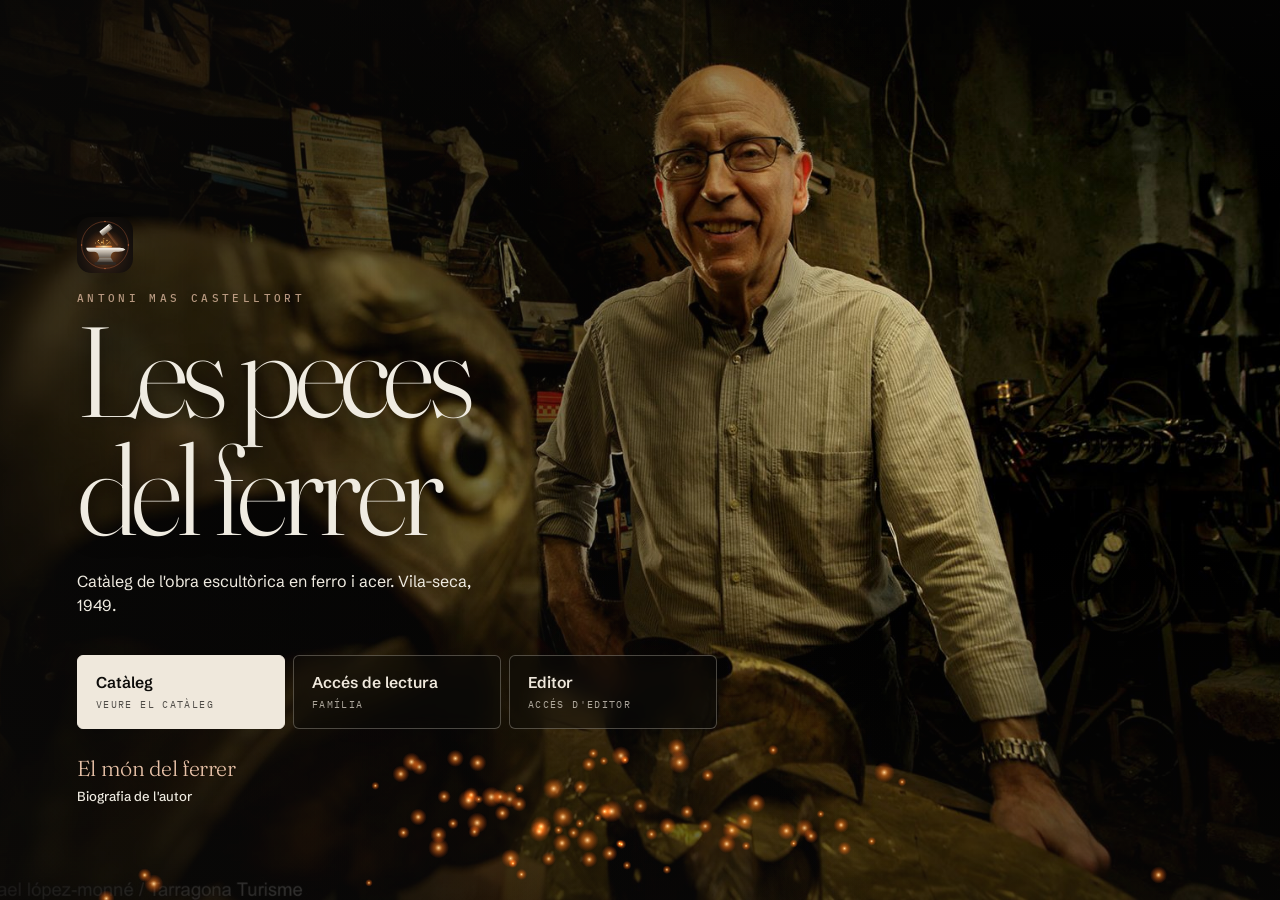
<file: index.html>
<!DOCTYPE html>
<html lang="ca">
<head>
<meta charset="UTF-8">
<meta name="viewport" content="width=device-width, initial-scale=1.0, viewport-fit=cover">
<meta name="theme-color" content="#2A2825">
<meta name="color-scheme" content="light dark">
<meta name="robots" content="noindex, nofollow">
<title>Les peces del ferrer</title>

<!-- PWA: instal·lable a Android/iOS -->
<link rel="manifest" href="manifest.json">
<meta name="mobile-web-app-capable" content="yes">
<meta name="apple-mobile-web-app-capable" content="yes">
<meta name="apple-mobile-web-app-status-bar-style" content="black-translucent">
<meta name="apple-mobile-web-app-title" content="Escultures">
<link rel="apple-touch-icon" sizes="180x180" href="icons/apple-touch-icon.png">
<link rel="icon" type="image/svg+xml" href="icons/icon.svg">
<link rel="icon" type="image/png" sizes="512x512" href="icons/icon-512.png">

<script src="forja.js"></script>
<link rel="preconnect" href="https://fonts.googleapis.com">
<link rel="preconnect" href="https://fonts.gstatic.com" crossorigin>
<link href="https://fonts.googleapis.com/css2?family=Fraunces:ital,opsz,wght@0,9..144,300;0,9..144,400;0,9..144,500;0,9..144,600;1,9..144,400&family=Schibsted+Grotesk:wght@400;500;600&family=IBM+Plex+Mono:wght@400;500&family=Inter:wght@400;500;600&family=Barlow+Condensed:wght@600;700&display=swap" rel="stylesheet">
<style>
:root{
  --paper:#EFEBE1; --paper-2:#E4DED1; --card:#FBF9F4;
  --ink:#232019; --ink-2:#6E6757; --rule:#D5CCB8;
  --moss:#3E5145; --moss-2:#55705F; --clay:#8C6A3F; --alert:#9C3F2C;
  --r:16px; --r-sm:11px;
  --ease:cubic-bezier(.2,.8,.2,1);
  --spring:cubic-bezier(.32,.72,0,1);
  --shadow:0 1px 2px rgba(35,32,25,.06),0 6px 18px -8px rgba(35,32,25,.18);
  color-scheme:light;
}
@media (prefers-color-scheme:dark){:root:not([data-theme="light"]){
  --paper:#191813; --paper-2:#12110E; --card:#232019;
  --ink:#EEE9DD; --ink-2:#9C947F; --rule:#3A352B;
  --moss:#9BB6A5; --moss-2:#7E9A89; --clay:#C6A671; --alert:#D9806A;
  --shadow:0 1px 2px rgba(0,0,0,.3),0 8px 22px -10px rgba(0,0,0,.6);
}}
:root[data-theme="dark"]{
  --paper:#191813; --paper-2:#12110E; --card:#232019;
  --ink:#EEE9DD; --ink-2:#9C947F; --rule:#3A352B;
  --moss:#9BB6A5; --moss-2:#7E9A89; --clay:#C6A671; --alert:#D9806A;
  --shadow:0 1px 2px rgba(0,0,0,.3),0 8px 22px -10px rgba(0,0,0,.6);
}
*{box-sizing:border-box}
html,body{margin:0;padding:0}
html{scroll-behavior:smooth}
body{background:var(--paper);color:var(--ink);font-family:Inter,system-ui,sans-serif;-webkit-tap-highlight-color:transparent;overflow-wrap:break-word;-webkit-font-smoothing:antialiased}
body.lock{overflow:hidden}
h1,h2,h3,.serif{font-family:Fraunces,Georgia,serif;font-weight:500;margin:0}
button,input,select,textarea{font:inherit;color:inherit}
button{touch-action:manipulation}
:focus-visible{outline:2px solid var(--moss-2);outline-offset:2px}

@keyframes rise{from{opacity:0;transform:translateY(16px) scale(.97)}to{opacity:1;transform:none}}
@keyframes imgin{from{opacity:0;transform:scale(1.07)}to{opacity:1;transform:none}}
@keyframes shimmer{from{background-position:130% 0}to{background-position:-30% 0}}
@keyframes pop{0%{opacity:0;transform:scale(.4) rotate(-90deg)}70%{transform:scale(1.08) rotate(6deg)}100%{opacity:1;transform:none}}
@keyframes slideR{from{opacity:0;transform:translateX(34px)}to{opacity:1;transform:none}}
@keyframes slideL{from{opacity:0;transform:translateX(-34px)}to{opacity:1;transform:none}}
@keyframes slideB{from{opacity:0;transform:translateY(40px)}to{opacity:1;transform:none}}
@keyframes slideT{from{opacity:0;transform:translateY(-40px)}to{opacity:1;transform:none}}
@keyframes heroin{from{opacity:0;transform:scale(1.08)}to{opacity:1;transform:none}}

/* ---- header (glass) ---- */
header{position:sticky;top:0;z-index:20;
  background:var(--paper);
  background:color-mix(in srgb,var(--paper) 80%,transparent);
  -webkit-backdrop-filter:saturate(1.5) blur(16px);backdrop-filter:saturate(1.5) blur(16px);
  border-bottom:1px solid transparent;
  padding:14px 16px 12px;
  padding-top:calc(14px + env(safe-area-inset-top));
  padding-left:calc(16px + env(safe-area-inset-left));
  padding-right:calc(16px + env(safe-area-inset-right));
  transition:border-color .3s,box-shadow .3s,padding .3s var(--ease)}
header.scrolled{border-bottom-color:var(--rule);box-shadow:0 10px 24px -16px rgba(0,0,0,.35)}
.hrow{display:flex;align-items:flex-end;justify-content:space-between;gap:12px;margin-bottom:10px;transition:margin .3s var(--ease)}
header h1{font-size:1.5rem;letter-spacing:-.02em;line-height:1.1;transition:font-size .3s var(--ease)}
header.scrolled h1{font-size:1.15rem}
header.scrolled .hrow{margin-bottom:8px}
.progress{font-size:.72rem;color:var(--ink-2);text-align:right;line-height:1.35;white-space:nowrap}
.progress b{color:var(--moss);font-weight:600;font-size:.95rem}
.bar{height:4px;background:var(--rule);border-radius:4px;overflow:hidden;margin-bottom:11px}
.bar i{display:block;height:100%;width:0;border-radius:4px;background:linear-gradient(90deg,var(--moss-2),var(--clay));transition:width 1s var(--ease)}
.tools{display:flex;gap:8px}
.tools input{flex:1;min-width:0;width:100%;padding:11px 14px 11px 40px;border:1px solid var(--rule);border-radius:99px;background:var(--card);
  background-image:url("data:image/svg+xml,%3Csvg xmlns='http://www.w3.org/2000/svg' width='18' height='18' viewBox='0 0 24 24' fill='none' stroke='%238a8373' stroke-width='2.2' stroke-linecap='round'%3E%3Ccircle cx='11' cy='11' r='7'/%3E%3Cline x1='21' y1='21' x2='16.5' y2='16.5'/%3E%3C/svg%3E");
  background-repeat:no-repeat;background-position:14px 50%;
  transition:border-color .25s,box-shadow .25s}
.tools input:focus{outline:none;border-color:var(--moss-2);box-shadow:0 0 0 4px color-mix(in srgb,var(--moss-2) 22%,transparent)}
.tools select{display:none}
.chips{display:flex;gap:7px;overflow-x:auto;margin:10px -16px 0;padding:2px 16px 2px;scrollbar-width:none;-webkit-overflow-scrolling:touch}
.chips::-webkit-scrollbar{display:none}
.chip{flex:0 0 auto;padding:7px 14px;border-radius:99px;border:1px solid var(--rule);background:var(--card);font-size:.76rem;cursor:pointer;
  transition:background .25s,color .25s,border-color .25s,transform .15s var(--ease)}
.chip:active{transform:scale(.94)}
.chip.on{background:var(--moss);color:var(--paper);border-color:var(--moss)}
/* filtres: indicadors i comptadors */
.chip{display:inline-flex;align-items:center;gap:6px}
.chip .cn{font-weight:600;font-size:.68rem;min-width:1.7em;padding:1px 6px;border-radius:99px;background:var(--paper-2);color:var(--ink-2);text-align:center}
.chip .cn:empty{display:none}
.chip.on .cn{background:color-mix(in srgb,var(--paper) 22%,transparent);color:inherit}
.chip.zero{opacity:.45}
.chip:focus-visible,.cat:focus-visible,.fcard:focus-visible{outline:2px solid var(--clay);outline-offset:2px}
.cdot{width:8px;height:8px;border-radius:50%;flex:none;font-style:normal}
.c-pend{background:#D08A2E}.c-done{background:#5E9B6E}.c-nophoto{background:transparent;border:1.5px dashed var(--ink-2)}
.c-fav{background:#C94F5D}.c-qr{background:var(--ink)}.c-noqr{background:transparent;border:1.5px solid var(--ink-2)}
.cats{display:flex;gap:4px;margin:12px 0 0;padding:4px;border-radius:14px;background:var(--paper-2);overflow-x:auto;scrollbar-width:none}
.cats::-webkit-scrollbar{display:none}
.cats[hidden]{display:none}
.cat{flex:1 0 auto;display:inline-flex;align-items:center;justify-content:center;gap:7px;padding:8px 12px;border:none;border-radius:10px;background:transparent;color:var(--ink-2);font-size:.8rem;font-weight:500;cursor:pointer;transition:background .25s,color .25s,box-shadow .25s}
.cat b{font-size:.68rem;font-weight:600;opacity:.7}
.cat.on{background:var(--card);color:var(--ink);box-shadow:0 1px 3px rgba(0,0,0,.12)}
.cat.on.c-cep{color:var(--clay)}
@media(hover:hover){.cat:not(.on):hover{color:var(--ink)}}
/* obres destacades */
.feat{margin:0 0 22px}
.feathead{display:flex;align-items:baseline;gap:8px;margin:0 0 10px}
.feathead h2{font-family:var(--display);font-size:1.05rem;text-transform:uppercase;letter-spacing:.04em;margin:0}
.featn{font-size:.75rem;color:var(--ink-2)}
.featrow{display:grid;grid-auto-flow:column;grid-auto-columns:minmax(220px,1fr);gap:12px;overflow-x:auto;scroll-snap-type:x mandatory;padding-bottom:4px;scrollbar-width:none}
.featrow::-webkit-scrollbar{display:none}
@media(max-width:600px){.featrow{grid-auto-columns:72%}.fcard{aspect-ratio:auto;height:230px}}
.fcard{position:relative;scroll-snap-align:start;aspect-ratio:4/5;border:none;padding:0;border-radius:18px;overflow:hidden;cursor:pointer;background:var(--moss);color:#fff;text-align:left;box-shadow:var(--shadow);transition:transform .3s var(--ease)}
.fcard img{position:absolute;inset:0;width:100%;height:100%;object-fit:cover;transition:transform .6s var(--ease)}
.fnone{position:absolute;inset:0;display:flex;align-items:center;justify-content:center;font-family:var(--display);font-size:5rem;opacity:.25;background:linear-gradient(160deg,var(--moss-2),var(--moss))}
.fshade{position:absolute;inset:0;background:linear-gradient(180deg,transparent 40%,rgba(10,10,8,.85))}
.ftxt{position:absolute;left:14px;right:14px;bottom:38px;display:flex;flex-direction:column;gap:3px}
.ftxt b{font-family:var(--display);font-size:1.25rem;line-height:1.05;text-transform:uppercase;letter-spacing:.01em}
.ftxt i{font-style:normal;font-size:.75rem;opacity:.8}
.fgo{position:absolute;left:14px;bottom:12px;font-size:.72rem;opacity:.85;letter-spacing:.04em}
@media(hover:hover){.fcard:hover{transform:translateY(-3px)}.fcard:hover img{transform:scale(1.05)}}
.featbtn.on{background:var(--clay);color:#fff;border-color:var(--clay)}

/* ---- grid ---- */
main{padding:16px 16px 110px;max-width:900px;margin:0 auto;padding-left:calc(16px + env(safe-area-inset-left));padding-right:calc(16px + env(safe-area-inset-right))}
.grid{display:grid;grid-template-columns:repeat(2,1fr);gap:12px}
@media(min-width:560px){.grid{grid-template-columns:repeat(3,1fr);gap:14px}}
@media(min-width:780px){.grid{grid-template-columns:repeat(4,1fr)}}
.card{background:var(--card);border:1px solid var(--rule);border-radius:var(--r);overflow:hidden;cursor:pointer;text-align:left;padding:0;display:flex;flex-direction:column;width:100%;box-shadow:var(--shadow);
  transition:transform .3s var(--ease),box-shadow .3s var(--ease),border-color .25s}
.grid.animate .card{animation:rise .55s var(--ease) both;animation-delay:calc(var(--i,0)*45ms)}
.card:active{transform:scale(.965);border-color:var(--moss-2)}
@media(hover:hover){.card:hover{transform:translateY(-4px);box-shadow:0 2px 4px rgba(35,32,25,.08),0 16px 30px -12px rgba(35,32,25,.32)}.card:hover .thumb img{transform:scale(1.06)}}
.thumb{aspect-ratio:3/4;position:relative;display:flex;align-items:center;justify-content:center;overflow:hidden;
  background:linear-gradient(100deg,var(--paper-2) 30%,var(--card) 50%,var(--paper-2) 70%);background-size:300% 100%;animation:shimmer 1.6s linear infinite}
.thumb img{width:100%;height:100%;object-fit:cover;display:block;transition:transform .6s var(--ease)}
.grid.animate .thumb img{animation:imgin .7s var(--ease) both;animation-delay:calc(var(--i,0)*45ms + 120ms)}
.thumb .none{font-size:.7rem;color:var(--ink-2)}
.num{position:absolute;top:8px;left:8px;color:var(--ink);font-size:.68rem;font-weight:600;font-variant-numeric:tabular-nums;padding:3px 9px;border-radius:99px;
  background:var(--paper);background:color-mix(in srgb,var(--paper) 78%,transparent);
  -webkit-backdrop-filter:blur(8px);backdrop-filter:blur(8px);box-shadow:0 1px 4px rgba(0,0,0,.15)}
.cbody{padding:10px 11px 12px;flex:1}
.ctitle{font-family:Fraunces,serif;font-size:.95rem;line-height:1.22}
.ctitle.untitled{color:var(--ink-2);font-style:italic}
.cmeta{font-size:.7rem;color:var(--ink-2);margin-top:4px}
.pending{display:inline-block;margin-top:7px;font-size:.64rem;color:var(--clay);background:color-mix(in srgb,var(--clay) 14%,transparent);border-radius:99px;padding:2px 8px}
.noresults{grid-column:1/-1;text-align:center;color:var(--ink-2);font-size:.86rem;padding:50px 10px}

/* ---- fab ---- */
.fab{position:fixed;right:calc(18px + env(safe-area-inset-right));bottom:calc(20px + env(safe-area-inset-bottom));width:60px;height:60px;border-radius:50%;
  background:linear-gradient(145deg,var(--moss-2),var(--moss));color:var(--paper);border:none;display:flex;align-items:center;justify-content:center;
  box-shadow:0 10px 24px -6px rgba(0,0,0,.4),0 2px 6px rgba(0,0,0,.2);z-index:30;
  animation:pop .7s var(--ease) .5s both;transition:transform .25s var(--ease),box-shadow .25s}
.fab svg{width:26px;height:26px;transition:transform .35s var(--ease)}
.fab:active{transform:scale(.9)}
.fab:active svg{transform:rotate(90deg)}
@media(hover:hover){.fab:hover{transform:translateY(-3px)}.fab:hover svg{transform:rotate(90deg)}}

/* ---- sheet ---- */
.scrim{position:fixed;inset:0;background:rgba(15,14,11,.5);-webkit-backdrop-filter:blur(4px);backdrop-filter:blur(4px);z-index:50;opacity:0;pointer-events:none;transition:opacity .35s var(--ease)}
.scrim.on{opacity:1;pointer-events:auto}
.sheet{position:fixed;left:0;right:0;bottom:0;top:5%;max-width:760px;margin:0 auto;background:var(--paper);border-radius:22px 22px 0 0;z-index:51;display:flex;flex-direction:column;
  transform:translateY(103%);transition:transform .45s var(--spring);box-shadow:0 -10px 40px rgba(0,0,0,.28);will-change:transform}
.sheet.on{transform:translateY(0)}
.grip{width:38px;height:5px;background:var(--rule);border-radius:5px;margin:10px auto 3px;flex:0 0 auto}
.shead{display:flex;align-items:center;justify-content:space-between;gap:10px;padding:8px 16px 12px;border-bottom:1px solid var(--rule);flex:0 0 auto;touch-action:none}
.shead h2{font-size:1.02rem}
.tbtn{background:none;border:none;font-size:.88rem;padding:8px 4px;cursor:pointer;color:var(--ink-2);transition:opacity .2s,transform .15s}
.tbtn:active{opacity:.55;transform:scale(.94)}
.tbtn.go{color:var(--moss);font-weight:600}
.tbtn.bad{color:var(--alert)}
.sbody{padding:16px;overflow-y:auto;overscroll-behavior:contain;flex:1;-webkit-overflow-scrolling:touch;padding-bottom:calc(32px + env(safe-area-inset-bottom));padding-left:calc(16px + env(safe-area-inset-left));padding-right:calc(16px + env(safe-area-inset-right))}
.sbody.stag>*{animation:rise .5s var(--ease) both;animation-delay:calc(var(--k,0)*55ms + 80ms)}
.sbody.from-r{animation:slideR .38s var(--ease) both}
.sbody.from-l{animation:slideL .38s var(--ease) both}
.sbody.from-b{animation:slideB .38s var(--ease) both}
.sbody.from-t{animation:slideT .38s var(--ease) both}
.swhint{position:absolute;left:50%;transform:translateX(-50%) translateY(8px);bottom:calc(14px + env(safe-area-inset-bottom));background:var(--moss);color:var(--paper);font-size:.82rem;font-weight:600;padding:9px 16px;border-radius:99px;box-shadow:0 8px 20px rgba(0,0,0,.28);opacity:0;pointer-events:none;transition:opacity .15s,transform .15s;z-index:5;white-space:nowrap}
.swhint[data-p="t"]{bottom:auto;top:64px}
.swhint.on{opacity:1;transform:translateX(-50%) translateY(0)}

/* ---- detail ---- */
.hero{width:100%;aspect-ratio:3/4;max-height:52vh;background:var(--paper-2);border-radius:var(--r);overflow:hidden;display:flex;align-items:center;justify-content:center;margin-bottom:16px;box-shadow:var(--shadow)}
.hero img{width:100%;height:100%;object-fit:contain;animation:heroin .8s var(--ease) both}
.hero .none{color:var(--ink-2);font-size:.85rem}
.dnum{font-size:.72rem;color:var(--ink-2);font-variant-numeric:tabular-nums;margin-bottom:3px;letter-spacing:.04em}
.dtitle{font-size:1.6rem;line-height:1.12;margin-bottom:14px;letter-spacing:-.01em}
.dtitle.untitled{color:var(--ink-2);font-style:italic;font-size:1.25rem}
.frow{display:flex;justify-content:space-between;gap:14px;padding:11px 0;border-bottom:1px solid var(--rule);font-size:.88rem}
.frow .k{color:var(--ink-2);flex:0 0 auto}
.frow .v{text-align:right}
.frow .v.empty{color:var(--ink-2);opacity:.6}
.dnotes{margin-top:16px;font-size:.88rem;line-height:1.6;background:var(--card);border:1px solid var(--rule);border-radius:var(--r-sm);padding:12px 14px}
.dnotes span{display:block;color:var(--ink-2);font-size:.74rem;margin-bottom:4px}
.navrow{display:flex;gap:10px;margin-top:22px}
.navrow button{flex:1;padding:12px;border:1px solid var(--rule);background:var(--card);border-radius:99px;font-size:.84rem;cursor:pointer;transition:transform .15s var(--ease),background .2s}
.navrow button:active:not(:disabled){transform:scale(.95);background:var(--paper-2)}
.navrow button:disabled{opacity:.35}

/* ---- form ---- */
.fg{margin-bottom:14px}
.fg label{display:block;font-size:.72rem;color:var(--ink-2);margin-bottom:6px}
.fg input,.fg textarea,.fg select{width:100%;padding:12px 13px;border:1px solid var(--rule);border-radius:var(--r-sm);background:var(--card);font-size:.95rem;transition:border-color .25s,box-shadow .25s}
.fg textarea{min-height:80px;resize:vertical}
.fg input:focus,.fg textarea:focus,.fg select:focus{outline:none;border-color:var(--moss-2);box-shadow:0 0 0 4px color-mix(in srgb,var(--moss-2) 22%,transparent)}
.two{display:flex;gap:10px}.two .fg{flex:1;min-width:0}
.photozone{margin-bottom:16px}
.photozone .pv{width:100%;aspect-ratio:3/4;max-height:44vh;background:var(--paper-2);border:1.5px dashed var(--rule);border-radius:var(--r);display:flex;align-items:center;justify-content:center;overflow:hidden;margin-bottom:10px}
.photozone .pv img{width:100%;height:100%;object-fit:contain;animation:heroin .6s var(--ease) both}
.photozone .pv .ph{color:var(--ink-2);font-size:.8rem;padding:20px;text-align:center}
.pbtns{display:flex;gap:8px}
.pbtns label{flex:1;text-align:center;padding:11px;border:1px solid var(--rule);border-radius:99px;font-size:.8rem;background:var(--card);cursor:pointer;transition:transform .15s var(--ease),background .2s}
.pbtns label:active{transform:scale(.95);background:var(--paper-2)}
.pbtns input[type=file]{display:none}
.rmphoto{background:none;border:none;color:var(--alert);font-size:.78rem;padding:8px 0;cursor:pointer}
.save{width:100%;padding:15px;background:linear-gradient(145deg,var(--moss-2),var(--moss));color:var(--paper);border:none;border-radius:99px;font-weight:600;font-size:.96rem;cursor:pointer;margin-top:6px;box-shadow:0 8px 18px -8px rgba(0,0,0,.4);transition:transform .15s var(--ease),box-shadow .2s}
.save:active{transform:scale(.97);box-shadow:0 3px 8px -4px rgba(0,0,0,.4)}
.delzone{margin-top:18px;border-top:1px solid var(--rule);padding-top:14px}
.delbox{border:1px solid var(--alert);border-radius:var(--r-sm);padding:14px;margin-top:10px;animation:rise .35s var(--ease) both}
.delbox p{margin:0 0 12px;font-size:.85rem}
.delbox .r{display:flex;gap:8px}
.delbox button{flex:1;padding:11px;border-radius:99px;border:1px solid var(--rule);background:var(--card);font-size:.84rem;cursor:pointer;transition:transform .15s var(--ease)}
.delbox button:active{transform:scale(.95)}
.delbox button.yes{background:var(--alert);color:#fff;border-color:var(--alert)}

/* ---- footer actions ---- */
.footer{margin-top:30px;padding-top:18px;border-top:1px solid var(--rule);display:flex;flex-wrap:wrap;gap:9px}
.footer button{flex:1 1 150px;padding:12px;border:1px solid var(--rule);background:var(--card);border-radius:99px;font-size:.82rem;cursor:pointer;transition:transform .15s var(--ease),background .2s}
.footer button:active{transform:scale(.95);background:var(--paper-2)}
.fgroup{flex:1 1 100%;margin:14px 2px 0;font-size:.68rem;font-weight:600;letter-spacing:.14em;text-transform:uppercase;color:var(--ink-2)}
.fgroup:first-child{margin-top:0}
.fnote{font-size:.72rem;color:var(--ink-2);line-height:1.55;margin-top:10px;flex:1 1 100%}

/* ---- toast ---- */
.toast{position:fixed;left:50%;bottom:calc(92px + env(safe-area-inset-bottom));transform:translate(-50%,24px) scale(.95);opacity:0;background:var(--ink);color:var(--paper);padding:11px 18px;border-radius:99px;font-size:.84rem;font-weight:500;z-index:90;pointer-events:none;box-shadow:0 10px 26px -8px rgba(0,0,0,.45);transition:opacity .3s var(--ease),transform .4s var(--spring);white-space:nowrap}
.toast.on{opacity:1;transform:translate(-50%,0) scale(1)}

@keyframes pulse{0%,100%{opacity:1}50%{opacity:.35}}
.dot{display:inline-block;width:9px;height:9px;border-radius:50%;background:#9a9384;margin-left:9px;vertical-align:middle;transition:background .4s}
.dot.ok{background:#4f9a6b}
.dot.wait{background:#d6a23c;animation:pulse 1.2s ease-in-out infinite}
.dot.off{background:#9a9384}
.dot.err{background:var(--alert)}
@media (prefers-reduced-motion:reduce){
  *,*::before,*::after{animation-duration:.01ms!important;animation-iteration-count:1!important;animation-delay:0s!important;transition-duration:.01ms!important;scroll-behavior:auto!important}
}
@media print{header,.fab,.footer,.toast{display:none}}

/* ---- login ---- */
@keyframes spin{to{transform:rotate(360deg)}}
body.noauth header,body.noauth main,body.noauth .fab{display:none}
.login{position:fixed;inset:0;z-index:100;background:var(--paper);display:none;align-items:center;justify-content:center;
  padding:24px;padding-top:calc(24px + env(safe-area-inset-top));padding-bottom:calc(24px + env(safe-area-inset-bottom))}
body.noauth .login{display:flex}
.lbox{width:100%;max-width:360px;text-align:center;animation:rise .6s var(--ease) both}
.lmark{width:72px;height:72px;border-radius:22px;background:var(--moss);margin:0 auto 18px;display:flex;align-items:center;justify-content:center;box-shadow:var(--shadow)}
.lmark svg{width:40px;height:40px}
.lbox h1{font-size:1.7rem;letter-spacing:-.02em;margin-bottom:4px}
.lsub{color:var(--ink-2);font-size:.88rem;margin:0 0 24px}
.lbox input{width:100%;padding:14px 18px;border:1px solid var(--rule);border-radius:99px;background:var(--card);font-size:1rem;margin-bottom:10px;text-align:center;transition:border-color .25s,box-shadow .25s}
.lbox input:focus{outline:none;border-color:var(--moss-2);box-shadow:0 0 0 4px color-mix(in srgb,var(--moss-2) 22%,transparent)}
.pw{position:relative;margin-bottom:10px}
.pw input{margin-bottom:0;padding-left:54px;padding-right:54px}
.pw-eye{position:absolute;right:5px;top:50%;transform:translateY(-50%);width:42px;height:42px;border:none;border-radius:50%;background:transparent;color:var(--ink-2);
  display:flex;align-items:center;justify-content:center;cursor:pointer;transition:background .2s,color .2s,transform .15s var(--ease)}
.pw-eye:active{transform:translateY(-50%) scale(.9);background:var(--paper-2)}
.pw-eye svg{width:22px;height:22px}
.pw-eye .slash{display:none}
.pw.show .pw-eye{color:var(--moss)}
.pw.show .pw-eye .slash{display:block}
.lerr{color:var(--alert);font-size:.83rem;min-height:1.3em;margin:12px 0 0;line-height:1.4}
.lspin{display:none;width:28px;height:28px;border:3px solid var(--rule);border-top-color:var(--moss);border-radius:50%;margin:22px auto 0;animation:spin .8s linear infinite}
.login.loading form,.login.loading .lchoice{display:none}
.login.loading .lspin{display:block}
.login.busy #lbtn{opacity:.6;pointer-events:none}
.lchoice{display:flex;flex-direction:column;gap:10px}
.lchoice .save{margin-top:0}
.save.ghost{background:transparent;color:var(--moss);border:1px solid var(--rule);box-shadow:none}
.save.ghost:active{background:var(--paper-2)}
.lnote{color:var(--ink-2);font-size:.8rem;line-height:1.4;margin:4px 0 0}
.lback{margin-top:12px;background:none;border:none;color:var(--ink-2);font-size:.88rem;cursor:pointer;padding:8px}

/* ---- mode només lectura ---- */
body.ro .fab,body.ro #editBtn,body.ro .editonly{display:none!important}
body.guest .readeronly{display:none!important}   /* visitant sense contrasenya */

/* ---- historial ---- */
.hnote{color:var(--ink-2);font-size:.86rem;text-align:center;padding:30px 10px}
.hday{font-size:.7rem;color:var(--ink-2);letter-spacing:.08em;text-transform:uppercase;margin:18px 2px 8px}
.hday:first-child{margin-top:2px}
.hitem{background:var(--card);border:1px solid var(--rule);border-radius:var(--r-sm);padding:12px 13px;margin-bottom:9px}
.hitem.undone{opacity:.55}
.hhead{display:flex;align-items:center;gap:8px;flex-wrap:wrap}
.hpill{font-size:.66rem;font-weight:600;padding:3px 9px;border-radius:99px;background:color-mix(in srgb,var(--ink-2) 16%,transparent);color:var(--ink)}
.hpill.crear{background:color-mix(in srgb,var(--moss-2) 22%,transparent);color:var(--moss)}
.hpill.editar{background:color-mix(in srgb,var(--clay) 20%,transparent);color:var(--clay)}
.hpill.eliminar{background:color-mix(in srgb,var(--alert) 18%,transparent);color:var(--alert)}
.hpiece{font-family:Fraunces,serif;font-size:.92rem;background:none;border:none;padding:0;text-align:left;cursor:pointer;color:var(--ink)}
.hpiece:disabled{cursor:default;opacity:.7}
.hwho{font-size:.72rem;color:var(--ink-2);margin-top:5px}
.hchg{font-size:.78rem;margin-top:7px;line-height:1.55}
.hchg s{color:var(--ink-2)}
.hundo{margin-top:10px;padding:8px 15px;border-radius:99px;border:1px solid var(--rule);background:var(--paper);font-size:.76rem;cursor:pointer;transition:transform .15s var(--ease)}
.hundo:active{transform:scale(.95)}

/* ---- QR ---- */
.qrbtnrow{margin-top:18px}
.qrbox{background:#fff;border-radius:var(--r);padding:14px;max-width:300px;margin:4px auto 16px;box-shadow:var(--shadow)}
.qrbox svg{width:100%;height:auto;display:block}
.qrcap{text-align:center}
.qrurl{font-size:.7rem;color:var(--ink-2);word-break:break-all;margin:10px 0 0}

/* ---- impressió d'etiquetes QR ---- */
#printArea{display:none}
@media print{
  body.printing-qr > *:not(#printArea){display:none!important}
  body.printing-qr{background:#fff}
  body.printing-qr #printArea{display:grid;grid-template-columns:repeat(3,1fr);gap:6mm}
  body.printing-qr.single #printArea{grid-template-columns:1fr;max-width:80mm}
  .plabel{break-inside:avoid;border:1px dashed #888;padding:4mm;text-align:center;color:#000;background:#fff;font-family:Inter,sans-serif}
  .plabel svg{width:100%;height:auto;display:block;margin:0 auto 2mm}
  .plabel b{font-size:11pt;display:block}
  .plabel span{display:block;font-size:8.5pt;margin-top:1mm}
  @page{margin:10mm}
}

/* ---- portada ---- */
@keyframes float{0%,100%{transform:translateY(0)}50%{transform:translateY(-9px)}}
@keyframes glow{0%,100%{opacity:.55;transform:scale(1)}50%{opacity:.85;transform:scale(1.06)}}
body.covered{overflow:hidden}
.cover{position:fixed;inset:0;z-index:120;display:flex;align-items:center;justify-content:center;text-align:center;color:#EFEBE1;
  background:linear-gradient(165deg,#25302a 0%,#3E5145 55%,#55705F 130%);
  padding:24px;padding-top:calc(24px + env(safe-area-inset-top));padding-bottom:calc(24px + env(safe-area-inset-bottom));
  transition:transform .8s var(--spring),opacity .8s ease}
.cover.out{transform:translateY(-102%);opacity:.6;pointer-events:none}
.cv-halo{position:absolute;width:150vmin;height:150vmin;max-width:900px;max-height:900px;border-radius:50%;
  background:radial-gradient(circle,rgba(239,235,225,.16),rgba(239,235,225,0) 62%);top:50%;left:50%;margin:-75vmin 0 0 -75vmin;animation:glow 7s ease-in-out infinite;pointer-events:none}
.cv-inner{position:relative;width:100%;max-width:380px;display:flex;flex-direction:column;align-items:center}
.cv-inner>*{animation:rise .9s var(--ease) both}
.cv-art{width:min(52vw,210px);margin-bottom:22px;animation:rise .9s var(--ease) both,float 6s ease-in-out 1s infinite;filter:drop-shadow(0 18px 24px rgba(0,0,0,.35))}
.cv-art svg{width:100%;height:auto;display:block}
.cv-eyebrow{margin:0 0 6px;font-size:.74rem;letter-spacing:.32em;text-transform:uppercase;opacity:.75;animation-delay:.15s!important}
.cv-title{font-size:clamp(2.1rem,9vw,2.9rem);line-height:1.04;letter-spacing:-.025em;font-weight:500;animation-delay:.25s!important}
.cv-sub{margin:14px 0 30px;font-size:.92rem;line-height:1.5;opacity:.8;max-width:280px;animation-delay:.4s!important}
.cv-btn{padding:15px 54px;border-radius:99px;border:none;background:#EFEBE1;color:#25302a;font-weight:600;font-size:1rem;cursor:pointer;
  box-shadow:0 14px 28px -10px rgba(0,0,0,.5);transition:transform .2s var(--ease),box-shadow .2s;animation-delay:.55s!important}
.cv-btn:active{transform:scale(.95)}
@media(hover:hover){.cv-btn:hover{transform:translateY(-2px);box-shadow:0 18px 32px -10px rgba(0,0,0,.55)}}
.cv-lock{display:flex;align-items:center;gap:7px;margin:22px 0 0;font-size:.74rem;opacity:.6;animation-delay:.7s!important}
.cv-lock svg{width:15px;height:15px}

/* ---- arrossegar per refrescar ---- */
html{overscroll-behavior-y:contain}
.ptr{position:fixed;top:calc(-30px + env(safe-area-inset-top));left:50%;width:40px;height:40px;margin-left:-20px;border-radius:50%;background:var(--card);border:1px solid var(--rule);
  box-shadow:var(--shadow);display:flex;align-items:center;justify-content:center;z-index:70;opacity:0;pointer-events:none;transition:transform .35s var(--spring),opacity .25s}
.ptr svg{width:20px;height:20px;stroke:var(--moss)}
.ptr.spin svg{animation:spin .8s linear infinite}

/* ---- selecció / edició múltiple ---- */
.chip.editonly{border-style:dashed}
.card .tick{position:absolute;top:8px;right:8px;width:26px;height:26px;border-radius:50%;border:2px solid #fff;background:rgba(0,0,0,.28);display:none;align-items:center;justify-content:center;
  box-shadow:0 1px 4px rgba(0,0,0,.3);transition:background .2s,transform .25s var(--spring)}
.card .tick svg{width:15px;height:15px;opacity:0;transition:opacity .2s}
body.sel .card .tick{display:flex}
.card.picked{border-color:var(--moss-2);box-shadow:0 0 0 3px var(--moss-2),var(--shadow)}
.card.picked .tick{background:var(--moss);transform:scale(1.08)}
.card.picked .tick svg{opacity:1}
body.sel .fab{display:none}
.selbar{position:fixed;left:12px;right:12px;bottom:calc(14px + env(safe-area-inset-bottom));max-width:520px;margin:0 auto;z-index:35;display:none;align-items:center;gap:8px;
  background:var(--ink);color:var(--paper);border-radius:99px;padding:9px 10px 9px 20px;box-shadow:0 14px 30px -10px rgba(0,0,0,.5)}
body.sel .selbar{display:flex;animation:rise .4s var(--ease) both}
.selbar span{flex:1;font-size:.85rem;font-weight:500;white-space:nowrap}
.selbar button{border:none;border-radius:99px;padding:10px 15px;font-size:.8rem;cursor:pointer;background:color-mix(in srgb,var(--paper) 20%,transparent);color:var(--paper);transition:transform .15s var(--ease)}
.selbar button:active{transform:scale(.93)}
.selbar button.go{background:var(--paper);color:var(--ink);font-weight:600}
.bulknote{font-size:.86rem;line-height:1.55;color:var(--ink-2);margin:0 0 16px;background:var(--card);border:1px solid var(--rule);border-radius:var(--r-sm);padding:12px 14px}
.bulknote b{color:var(--ink)}

/* ---- portada amb fotografia ---- */
.cover{background:#14160f;align-items:flex-end}
.cv-photo{position:absolute;inset:0;width:100%;height:100%;object-fit:cover;object-position:62% 30%;animation:kb 14s ease-out both}
@keyframes kb{from{transform:scale(1.08)}to{transform:scale(1)}}
/* portada: vídeo de l'autor parlant (en bucle, amb botó de so) sobre la foto */
.cv-video{position:absolute;inset:0;overflow:hidden;pointer-events:none;opacity:0;transition:opacity 1.2s ease}
.cv-video.on{opacity:1}
.cv-sound{position:absolute;z-index:6;top:calc(16px + env(safe-area-inset-top));right:16px;display:flex;align-items:center;gap:8px;
  padding:10px 16px;border-radius:99px;border:1px solid rgba(239,235,225,.45);background:rgba(20,22,15,.45);color:#EFEBE1;
  font-size:.85rem;font-weight:500;cursor:pointer;-webkit-backdrop-filter:blur(8px);backdrop-filter:blur(8px);transition:background .2s,transform .15s}
.cv-sound[hidden]{display:none}
.cv-sound svg{width:18px;height:18px;flex:none}
.cv-sound:active{transform:scale(.95)}
@media(hover:hover){.cv-sound:hover{background:rgba(20,22,15,.7)}}
.cv-nav{position:absolute;z-index:6;top:42%;transform:translateY(-50%);width:48px;height:48px;border-radius:50%;display:flex;align-items:center;justify-content:center;
  border:1px solid rgba(239,235,225,.45);background:rgba(20,22,15,.45);color:#EFEBE1;cursor:pointer;padding:0;
  -webkit-backdrop-filter:blur(8px);backdrop-filter:blur(8px);transition:background .2s,transform .15s}
.cv-nav svg{width:22px;height:22px}
.cv-prev{left:14px}.cv-next{right:14px}
.cv-nav[hidden],.cv-dots[hidden]{display:none}
.cv-nav:active{transform:translateY(-50%) scale(.92)}
@media(hover:hover){.cv-nav:hover{background:rgba(20,22,15,.7)}}
.cv-dots{position:absolute;z-index:6;top:calc(35px + env(safe-area-inset-top));left:20px;display:flex;gap:8px}
.cv-dots button{width:8px;height:8px;padding:0;border-radius:99px;border:none;background:rgba(239,235,225,.45);cursor:pointer;transition:width .3s,background .3s}
.cv-dots button.on{width:22px;background:#EFEBE1}
.cv-video iframe{position:absolute;top:50%;left:50%;border:0;width:max(100vw,177.78vh);height:max(100vh,56.25vw);transform:translate(-50%,-50%)}
.cv-shade{position:absolute;inset:0;background:linear-gradient(180deg,rgba(10,12,8,.25) 0%,rgba(10,12,8,0) 30%,rgba(10,12,8,.55) 60%,rgba(10,12,8,.92) 100%)}
.cv-inner{padding-bottom:6px}
.cv-title{text-shadow:0 2px 18px rgba(0,0,0,.5)}
.cv-credit{margin:10px 0 0;font-size:.64rem;opacity:.55;letter-spacing:.02em;animation-delay:.8s!important}
.fullbtn{background:var(--moss)!important;color:var(--paper)!important;border-color:var(--moss)!important;font-weight:600}

/* ---- coneix l'autor ---- */
.authorlink{margin-top:16px;border:1px solid var(--rule);background:transparent;color:var(--moss);padding:11px 22px;border-radius:99px;font-size:.88rem;font-weight:500;cursor:pointer;transition:transform .15s var(--ease),background .2s}
.authorlink:active{transform:scale(.96);background:var(--paper-2)}
.login.loading .authorlink{display:none}
.author{position:fixed;inset:0;z-index:140;background:var(--paper);overflow-y:auto;-webkit-overflow-scrolling:touch;animation:rise .45s var(--ease) both;
  padding-bottom:calc(32px + env(safe-area-inset-bottom))}
.author[hidden]{display:none}
.au-top{position:sticky;top:0;z-index:2;padding:calc(10px + env(safe-area-inset-top)) 14px 10px;background:linear-gradient(var(--paper) 70%,transparent)}
.au-close{border:1px solid var(--rule);background:var(--card);padding:9px 16px;border-radius:99px;font-size:.84rem;cursor:pointer}
.au-body{max-width:560px;margin:0 auto;padding:0 18px}
.au-photo{border-radius:18px;overflow:hidden;position:relative;box-shadow:var(--shadow)}
.au-photo img{width:100%;display:block}
.au-photo span{position:absolute;left:0;right:0;bottom:0;padding:18px 10px 6px;font-size:.62rem;color:#fff;opacity:.85;background:linear-gradient(transparent,rgba(0,0,0,.55))}
.au-eyebrow{margin:22px 0 4px;font-size:.72rem;letter-spacing:.3em;text-transform:uppercase;color:var(--ink-2)}
.au-body h2{font-size:1.9rem;line-height:1.1;letter-spacing:-.02em;margin-bottom:14px}
.au-body h3{font-size:1.2rem;margin:26px 0 10px}
.au-body p{line-height:1.65;font-size:.97rem;margin:0 0 14px}
.au-body a{color:var(--moss);text-underline-offset:3px}
.au-src{font-size:.78rem!important;color:var(--ink-2)}
.au-video{position:relative;aspect-ratio:16/9;border-radius:14px;overflow:hidden;background:#000;box-shadow:var(--shadow)}
.au-video iframe{position:absolute;inset:0;width:100%;height:100%;border:0}
/* biografia ampliada */
.au-chips{display:flex;flex-wrap:wrap;gap:6px;margin:0 0 16px}
.au-chips span{padding:5px 12px;border-radius:99px;background:var(--card);border:1px solid var(--rule);font-size:.78rem;color:var(--ink-2)}
.au-hint{font-size:.8rem!important;color:var(--ink-2);margin:-4px 0 10px!important}
.au-tl{list-style:none;margin:0 0 8px;padding:0 0 0 18px;border-left:2px solid var(--rule)}
.au-tl li{position:relative;margin:0 0 6px}
.au-tl li::before{content:"";position:absolute;left:-25px;top:15px;width:12px;height:12px;border-radius:50%;background:var(--paper);border:2px solid var(--clay);transition:background .25s,box-shadow .25s}
.au-tl li:has(details[open])::before{background:var(--clay);box-shadow:0 0 0 4px color-mix(in srgb,var(--clay) 22%,transparent)}
.au-tl summary,.au-works summary{list-style:none;cursor:pointer;display:flex;align-items:baseline;gap:10px;padding:8px 10px;border-radius:10px;transition:background .2s}
.au-tl summary::-webkit-details-marker,.au-works summary::-webkit-details-marker{display:none}
.au-tl summary::after,.au-works summary::after{content:"+";margin-left:auto;color:var(--ink-2);font-weight:600;transition:transform .25s}
.au-tl details[open] summary::after,.au-works details[open] summary::after{transform:rotate(45deg)}
@media(hover:hover){.au-tl summary:hover,.au-works summary:hover{background:var(--card)}}
.au-tl summary b{font-family:var(--display);color:var(--clay);font-size:1.05rem;min-width:3.4em;white-space:nowrap}
.au-tl summary span{font-size:.95rem}
.au-tl details p,.au-works details p{margin:2px 10px 10px!important;font-size:.92rem!important;color:var(--ink-2);animation:rise .35s var(--ease) both}
.au-works{display:grid;gap:8px;margin-bottom:6px}
.au-works details{background:var(--card);border:1px solid var(--rule);border-radius:14px}
.au-works summary{flex-direction:column;align-items:flex-start;gap:2px;padding:12px 40px 12px 14px;position:relative}
.au-works summary::after{position:absolute;right:14px;top:50%;margin-top:-.6em}
.au-works summary b{font-size:1rem}
.au-media{display:grid;gap:8px;margin:0 10px 12px}
.au-media figure{margin:0;border-radius:12px;overflow:hidden;background:var(--paper-2)}
.au-media img{width:100%;max-height:340px;object-fit:cover;object-position:50% 15%;display:block}
.au-media figcaption{padding:6px 10px;font-size:.7rem;color:var(--ink-2)}
.au-media figcaption a{color:inherit}
.au-clip{display:flex;align-items:center;gap:10px;width:100%;padding:10px 12px;border-radius:12px;border:1px solid var(--rule);background:var(--paper);color:var(--ink);font-size:.88rem;font-weight:500;cursor:pointer;text-align:left;transition:border-color .2s}
.au-clip span{display:inline-flex;align-items:center;justify-content:center;width:28px;height:28px;border-radius:50%;background:var(--clay);color:#fff;font-size:.7rem;flex:none}
.au-clip small{margin-left:auto;color:var(--ink-2);font-size:.72rem}
.au-clip[aria-expanded="true"]{border-color:var(--clay)}
@media(hover:hover){.au-clip:hover{border-color:var(--clay)}}
.au-clipbox:empty{display:none}
.au-clipbox{position:relative;aspect-ratio:16/9;border-radius:12px;overflow:hidden;background:#000}
.au-clipbox iframe{position:absolute;inset:0;width:100%;height:100%;border:0}
.au-body a.au-news{color:var(--ink)}
.au-news{display:flex;flex-direction:column;gap:1px;padding:10px 36px 10px 12px;border-radius:12px;border:1px solid var(--rule);background:var(--paper);text-decoration:none;color:var(--ink);position:relative}
.au-news::after{content:"↗";position:absolute;right:12px;top:50%;transform:translateY(-50%);color:var(--clay)}
.au-news b{font-size:.86rem;font-weight:600}
.au-news span{font-size:.72rem;color:var(--ink-2)}
@media(hover:hover){.au-news:hover{border-color:var(--clay)}}
.au-wy{font-size:.7rem;letter-spacing:.14em;text-transform:uppercase;color:var(--clay)}
.au-vtabs{display:grid;grid-template-columns:1fr 1fr;gap:8px;margin-bottom:10px}
.au-vtabs button{text-align:left;padding:10px 12px;border-radius:12px;border:1px solid var(--rule);background:var(--card);color:var(--ink);cursor:pointer;display:flex;flex-direction:column;gap:2px;transition:border-color .2s,box-shadow .2s}
.au-vtabs button b{font-size:.88rem;line-height:1.25}
.au-vtabs button span{font-size:.72rem;color:var(--ink-2)}
.au-vtabs button[aria-selected="true"]{border-color:var(--clay);box-shadow:0 0 0 3px color-mix(in srgb,var(--clay) 20%,transparent)}
.au-links{display:grid;gap:8px;margin-bottom:28px}
.au-links a{display:flex;flex-direction:column;gap:2px;padding:12px 40px 12px 14px;border-radius:14px;border:1px solid var(--rule);background:var(--card);text-decoration:none;color:var(--ink);position:relative;transition:border-color .2s,transform .15s}
.au-links a::after{content:"↗";position:absolute;right:14px;top:50%;transform:translateY(-50%);color:var(--clay)}
.au-links a b{font-size:.93rem;font-weight:600}
.au-links a span{font-size:.75rem;color:var(--ink-2)}
@media(hover:hover){.au-links a:hover{border-color:var(--clay)}}
.au-links a:active{transform:scale(.98)}

.cv-author{margin-top:12px;padding:11px 26px;border-radius:99px;border:1px solid rgba(239,235,225,.45);background:rgba(20,22,15,.35);color:#EFEBE1;font-size:.9rem;font-weight:500;
  backdrop-filter:blur(6px);-webkit-backdrop-filter:blur(6px);cursor:pointer;transition:transform .2s var(--ease),background .2s;animation:rise .9s var(--ease) both;animation-delay:.65s!important}
.cv-author:active{transform:scale(.95);background:rgba(20,22,15,.55)}

/* ================= TEMA FORJA (ferro + ascua) ================= */
:root{--paper:#F1ECE3;--paper-2:#E5DED1;--card:#FBF8F3;--ink:#1D1A17;--ink-2:#6B6359;--rule:#D9D0C0;
  --moss:#2A2825;--moss-2:#55504A;--clay:#C4571B;--alert:#B3361F;--display:'Barlow Condensed','Arial Narrow',Impact,sans-serif}
@media (prefers-color-scheme:dark){:root:not([data-theme="light"]){--paper:#141210;--paper-2:#0E0D0B;--card:#1E1B18;--ink:#F1EBE0;--ink-2:#A39A8B;--rule:#38332C;--moss:#E39A55;--moss-2:#C9793A;--clay:#F0A35C;--alert:#E58468}}
:root[data-theme="dark"]{--paper:#141210;--paper-2:#0E0D0B;--card:#1E1B18;--ink:#F1EBE0;--ink-2:#A39A8B;--rule:#38332C;--moss:#E39A55;--moss-2:#C9793A;--clay:#F0A35C;--alert:#E58468}
header h1,.lbox h1,.cv-title,.dtitle,.au-body h2,.catpage h2{font-family:var(--display);font-weight:700;text-transform:uppercase;letter-spacing:.02em}
header h1{font-size:1.6rem;line-height:1;font-stretch:condensed}
header.scrolled h1{font-size:1.25rem}
.hrow>*:first-child{min-width:0}
.lbox h1{font-size:2.1rem}
.cv-title{font-size:clamp(2.7rem,12vw,3.7rem);line-height:.95}
.dtitle{font-size:2rem;line-height:1}
.dtitle.untitled{font-size:1.4rem}
.au-body h2{font-size:2.3rem;line-height:1}
.cv-eyebrow,.au-eyebrow{font-family:var(--display);font-weight:600}
.cover{background:#14100d}
.cv-btn{background:var(--clay,#C4571B);color:#fff}
.fab{background:var(--clay)!important;color:#fff!important;box-shadow:0 14px 28px -10px rgba(196,87,27,.55)!important}
.bar i{background:linear-gradient(90deg,#8b3a10,#E8923A)}
.progress b{color:var(--clay)}
.chip.serie{border-style:dashed}
/* ---- preferides i etiqueta QR ---- */
.fav{position:absolute;top:6px;right:6px;z-index:2;width:34px;height:34px;border-radius:50%;border:none;padding:0;cursor:pointer;display:flex;align-items:center;justify-content:center;
  background:var(--paper);background:color-mix(in srgb,var(--paper) 78%,transparent);-webkit-backdrop-filter:blur(8px);backdrop-filter:blur(8px);box-shadow:0 1px 4px rgba(0,0,0,.18);transition:transform .2s var(--ease)}
.fav svg{width:18px;height:18px;fill:none;stroke:var(--ink-2);stroke-width:2}
.fav.on svg{fill:#d64545;stroke:#d64545}
.fav:active{transform:scale(.85)}
.fav,.qrb{position:absolute;top:6px;z-index:2;width:34px;height:34px;border-radius:50%;border:none;padding:0;cursor:pointer;display:flex;align-items:center;justify-content:center;
  background:var(--paper);background:color-mix(in srgb,var(--paper) 78%,transparent);-webkit-backdrop-filter:blur(8px);backdrop-filter:blur(8px);box-shadow:0 1px 4px rgba(0,0,0,.18);transition:transform .2s var(--ease),background .2s}
.qrb{left:6px}
.qrb svg{width:18px;height:18px;fill:none;stroke:var(--ink-2);stroke-width:2;stroke-linecap:round;stroke-linejoin:round}
.qrb.on{background:var(--moss)}
.qrb.on svg{stroke:var(--paper)}
.qrb:active{transform:scale(.85)}
span.qrb{cursor:default}
.thumb.hq .num{left:46px}
body.sel .fav,body.sel .qrb{display:none}
body.sel .thumb.hq .num{left:8px}
.grid.v-s .fav,.grid.v-s .qrb{width:26px;height:26px;top:4px}.grid.v-s .fav{right:4px}.grid.v-s .qrb{left:4px}.grid.v-s .fav svg,.grid.v-s .qrb svg{width:14px;height:14px}
.grid.v-s .thumb.hq .num{left:34px}
.grid.v-list .card .thumb,.grid.v-det .card .thumb{position:relative}
.grid.v-list .fav,.grid.v-det .fav,.grid.v-list .qrb,.grid.v-det .qrb{width:24px;height:24px;top:2px}.grid.v-list .fav,.grid.v-det .fav{right:2px}.grid.v-list .qrb,.grid.v-det .qrb{left:2px}
.grid.v-list .qrb svg,.grid.v-det .qrb svg{width:13px;height:13px}.grid.v-list .fav svg,.grid.v-det .fav svg{width:13px;height:13px}
.favsec{margin:0 0 18px}
.favsec h2{font-size:.95rem;margin:0 0 8px;display:flex;align-items:center;gap:6px}
.favsec h2 i{font-style:normal;font-weight:400;color:var(--ink-2);font-size:.8rem}
.favrow{display:flex;gap:10px;overflow-x:auto;padding:2px 2px 8px;scroll-snap-type:x mandatory;-webkit-overflow-scrolling:touch}
.favrow .card{flex:0 0 120px;scroll-snap-align:start}
.favrow .cbody{padding:7px 8px 9px}
.favrow .ctitle{font-size:.78rem}
.favrow .cdet{display:none}
.chip.serie.on{background:var(--clay);border-color:var(--clay);color:#fff;border-style:solid}
.chip.serie i{font-style:normal;opacity:.65;font-size:.7rem;margin-left:3px}
.seriechips{margin-top:7px}

/* ---- galeria: foto protagonista ---- */
.grid{gap:10px}
.card{position:relative;border-radius:18px;border:none}
.card .thumb{aspect-ratio:4/5}
.card .cbody{position:absolute;left:0;right:0;bottom:0;padding:34px 12px 11px;background:linear-gradient(transparent,rgba(12,10,8,.82));color:#fff}
.card .ctitle{font-family:var(--display);font-weight:700;text-transform:uppercase;letter-spacing:.02em;font-size:1.15rem;line-height:1.05;color:#fff}
.card .ctitle.untitled{color:rgba(255,255,255,.7);font-style:normal}
.card .cmeta{color:rgba(255,255,255,.72)}
.card .pending{position:static}
.grid .card:nth-child(6n+1){grid-column:span 2}
.grid .card:nth-child(6n+1) .thumb{aspect-ratio:4/3}
.grid .card:nth-child(6n+1) .ctitle{font-size:1.5rem}

/* ---- fitxa: galeria de detall ---- */
.gstrip{display:flex;gap:8px;overflow-x:auto;margin:-6px 0 14px;padding:2px 1px;scrollbar-width:none}
.gstrip::-webkit-scrollbar{display:none}
.gth{flex:0 0 auto;width:62px;height:62px;border-radius:12px;overflow:hidden;border:2px solid transparent;padding:0;background:var(--paper-2);cursor:pointer;opacity:.75;transition:opacity .2s,border-color .2s}
.gth.on{border-color:var(--clay);opacity:1}
.gth img{width:100%;height:100%;object-fit:cover;display:block}
.frow .k em,.fg label em{font-style:normal;font-size:.7em;opacity:.7}

/* ---- formulari: fotos de detall ---- */
.xzone{margin:4px 0 16px}
.xlabel{font-size:.82rem;font-weight:600;margin-bottom:8px}.xlabel span{font-weight:400;color:var(--ink-2)}
.xphotos{display:flex;flex-wrap:wrap;gap:8px;margin-bottom:8px}
.xth{position:relative;width:72px;height:72px;border-radius:12px;overflow:hidden;background:var(--paper-2);display:flex;align-items:center;justify-content:center;color:var(--ink-2)}
.xth img{width:100%;height:100%;object-fit:cover}
.xdel{position:absolute;top:3px;right:3px;width:22px;height:22px;border-radius:50%;border:none;background:rgba(0,0,0,.6);color:#fff;font-size:.7rem;cursor:pointer;line-height:1}
.addx{display:inline-block;padding:9px 16px;border:1px dashed var(--rule);border-radius:99px;font-size:.82rem;cursor:pointer;color:var(--clay)}
.addx input{display:none}

/* ---- línia del temps ---- */
.tly{font-family:var(--display);font-size:1.6rem!important;letter-spacing:.02em!important;color:var(--clay);margin:20px 2px 8px!important}
.tlitem{display:flex;align-items:center;gap:12px;width:100%;text-align:left;background:var(--card);border:1px solid var(--rule);border-radius:var(--r-sm);padding:8px;margin-bottom:8px;cursor:pointer}
.tlth{flex:0 0 54px;height:54px;border-radius:10px;overflow:hidden;background:var(--paper-2)}
.tlth img{width:100%;height:100%;object-fit:cover;display:block}
.tltx b{display:block;font-weight:600;font-size:.92rem}.tltx i{display:block;font-style:normal;font-size:.74rem;color:var(--ink-2);margin-top:2px}

/* ---- catàleg PDF ---- */
@media print{
  body.printing-cat > *:not(#printArea){display:none!important}
  body.printing-cat{background:#fff}
  body.printing-cat #printArea{display:block;color:#111;font-family:Inter,sans-serif}
  .catcover{height:250mm;display:flex;align-items:center;justify-content:center;text-align:center;break-after:page}
  .catcover p{font-family:'Barlow Condensed',sans-serif;letter-spacing:.3em;text-transform:uppercase;margin:0 0 8mm;color:#C4571B}
  .catcover h1{font-family:'Barlow Condensed',sans-serif;font-size:54pt;text-transform:uppercase;margin:0 0 6mm;line-height:1}
  .catcover span,.catcover small{display:block;font-size:12pt;color:#555;margin-top:3mm}
  .catpage{break-after:page;break-inside:avoid;padding:0}
  .catpage img{width:100%;max-height:150mm;object-fit:contain;display:block;margin:0 auto 6mm}
  .catpage .cn{font-size:9pt;letter-spacing:.12em;text-transform:uppercase;color:#777}
  .catpage h2{font-size:26pt;margin:1mm 0 4mm;line-height:1}
  .catpage .cr{display:flex;justify-content:space-between;border-top:.3pt solid #bbb;padding:2mm 0;font-size:10pt}
  .catpage .cr span{color:#666}
  .catpage .cd{margin-top:6mm;font-size:11pt;line-height:1.55;white-space:pre-wrap}
}

/* ---- catàleg PDF artístic (A4, una secció = una pàgina) ---- */
@page kat{size:A4;margin:0}
@media print{
  body.printing-art #printArea{font-family:Inter,sans-serif;color:#2a2622;-webkit-print-color-adjust:exact;print-color-adjust:exact}
  body.printing-art #printArea .kp{page:kat;position:relative;box-sizing:border-box;width:210mm;height:296.6mm;overflow:hidden;break-after:page;break-inside:avoid;
    padding:22mm 18mm 20mm;background:#f3eee5;
    background-image:radial-gradient(120% 70% at 50% 0%,rgba(255,255,255,.55),transparent 60%),linear-gradient(180deg,transparent 96%,rgba(120,80,40,.06))}
  body.printing-art #printArea .kp:last-child{break-after:auto}
  body.printing-art .kp::before{content:"";position:absolute;inset:8mm;border:.4pt solid rgba(140,96,52,.35);pointer-events:none}
  body.printing-art .kh{position:absolute;top:12mm;left:18mm;right:18mm;display:flex;justify-content:space-between;font-family:'Barlow Condensed',sans-serif;font-weight:600;font-size:8pt;letter-spacing:.28em;text-transform:uppercase;color:#8a6a48}
  body.printing-art .kf{position:absolute;bottom:11mm;left:18mm;right:18mm;display:flex;justify-content:space-between;align-items:center;font-size:7.5pt;letter-spacing:.12em;text-transform:uppercase;color:#8d8478}
  body.printing-art .kf b{font-family:'Barlow Condensed',sans-serif;font-size:10pt;color:#a5582a;letter-spacing:.1em}
  body.printing-art .ko{display:block;width:62mm;height:4mm;margin:4mm 0 6mm;fill:#b06a33;stroke:#b06a33;stroke-width:1}
  body.printing-art .kever{margin:0;font-family:'Barlow Condensed',sans-serif;font-weight:600;font-size:10pt;letter-spacing:.42em;text-transform:uppercase;color:#d79a5c}
  body.printing-art .kever.cu{color:#a5582a}
  body.printing-art .kht{margin:2mm 0 0;font-family:'Barlow Condensed',sans-serif;font-weight:700;font-size:34pt;line-height:.95;text-transform:uppercase;color:#24201c}
  body.printing-art .knone{font-size:9pt;letter-spacing:.2em;text-transform:uppercase;color:#8d8478}
  /* fosc: portada i contraportada */
  body.printing-art #printArea .kdark{padding:0;color:#efe6d8;background:#16130f;
    background-image:radial-gradient(90% 60% at 50% 100%,rgba(196,87,27,.22),transparent 70%),repeating-linear-gradient(90deg,rgba(255,255,255,.015) 0 1px,transparent 1px 3px),linear-gradient(160deg,#2a2621,#121010 70%)}
  body.printing-art .kdark::before{border-color:rgba(214,150,90,.38)}
  body.printing-art .kcph{position:absolute;inset:0 0 38%;overflow:hidden;background:#0d0b09}
  body.printing-art .kcph img{width:100%;height:100%;object-fit:cover;display:block;opacity:.92}
  body.printing-art .kcph::after{content:"";position:absolute;inset:0;background:linear-gradient(180deg,rgba(18,15,12,.15) 40%,#16130f 99%)}
  body.printing-art .kct{position:absolute;left:20mm;right:20mm;bottom:26mm}
  body.printing-art .kcover h1{margin:3mm 0 0;font-family:'Barlow Condensed',sans-serif;font-weight:700;font-size:64pt;line-height:.88;text-transform:uppercase;letter-spacing:.01em;
    color:#f2e7d6;text-shadow:0 0 18px rgba(232,121,42,.25)}
  body.printing-art .kcover .ko{width:80mm}
  body.printing-art .ksub{margin:0;font-family:Fraunces,Georgia,serif;font-style:italic;font-size:14pt;color:#e0d2bd}
  body.printing-art .kmeta{margin:3mm 0 0;font-size:8.5pt;letter-spacing:.3em;text-transform:uppercase;color:#a99a85}
  body.printing-art .kback{display:flex;align-items:center;justify-content:center;text-align:center}
  body.printing-art .kback .kmark{width:22mm;height:22mm;fill:#c77b3b;stroke:#c77b3b;stroke-width:2;stroke-linejoin:round;display:block;margin:0 auto 6mm}
  body.printing-art .kback h2{margin:0;font-family:'Barlow Condensed',sans-serif;font-weight:700;font-size:30pt;letter-spacing:.06em;text-transform:uppercase}
  body.printing-art .kback .ko{margin:5mm auto 6mm}
  body.printing-art .kback p{margin:0;font-family:Fraunces,Georgia,serif;font-size:12pt;line-height:1.6;color:#e0d2bd}
  body.printing-art .kback small{display:block;margin-top:8mm;font-size:7.5pt;letter-spacing:.3em;text-transform:uppercase;color:#8f826f}
  /* introducció */
  body.printing-art .kbio{columns:2;column-gap:9mm;font-family:Fraunces,Georgia,serif;font-size:10.5pt;line-height:1.6;color:#3a332c}
  body.printing-art .kbio p{margin:0 0 3.5mm;break-inside:avoid-column}
  body.printing-art .kbio p:first-child::first-letter{float:left;font-family:'Barlow Condensed',sans-serif;font-weight:700;font-size:38pt;line-height:.8;margin:1.5mm 2mm 0 0;color:#a5582a}
  body.printing-art .kabout{margin-top:9mm;padding:7mm 8mm;border-left:1.2mm solid #a5582a;background:rgba(165,88,42,.06);font-size:9.5pt;line-height:1.6}
  body.printing-art .kabout p{margin:2mm 0 0}
  body.printing-art .kdate{color:#8d8478;font-size:8pt;letter-spacing:.14em;text-transform:uppercase}
  /* índex */
  body.printing-art .kixc{display:grid;grid-template-columns:1fr 1fr;gap:0 9mm}
  body.printing-art .kix{list-style:none;margin:0;padding:0}
  body.printing-art .kix li{display:flex;align-items:baseline;gap:2.5mm;padding:1.55mm 0;border-bottom:.3pt dotted #b9ab97;font-size:9pt}
  body.printing-art .kix b{flex:0 0 9mm;font-family:'Barlow Condensed',sans-serif;font-size:10pt;color:#a5582a}
  body.printing-art .kix span{flex:1;min-width:0;white-space:nowrap;overflow:hidden;text-overflow:ellipsis}
  body.printing-art .kix i{font-style:normal;color:#c77b3b;font-size:7pt}
  body.printing-art .kix em{font-style:normal;color:#8d8478;font-variant-numeric:tabular-nums}
  /* obres destacades */
  body.printing-art .kfg{display:grid;grid-template-columns:1fr 1fr;gap:7mm}
  body.printing-art .kfg.n1{grid-template-columns:1fr}
  body.printing-art .kfg figure{margin:0}
  body.printing-art .kfi{height:92mm;background:#1b1815;display:flex;align-items:center;justify-content:center;box-shadow:inset 0 0 0 .5mm rgba(199,123,59,.5)}
  body.printing-art .kfg.n1 .kfi,body.printing-art .kfg.n2 .kfi{height:150mm}
  body.printing-art .kfg.n2{grid-template-columns:1fr}
  body.printing-art .kfg.n2 .kfi{height:88mm}
  body.printing-art .kfi img{max-width:100%;max-height:100%;object-fit:contain;display:block}
  body.printing-art .kfg figcaption{margin-top:2.5mm;font-family:Fraunces,Georgia,serif;font-size:11pt;display:flex;flex-wrap:wrap;gap:0 2.5mm;align-items:baseline}
  body.printing-art .kfg figcaption b{font-family:'Barlow Condensed',sans-serif;color:#a5582a;letter-spacing:.06em}
  body.printing-art .kfg figcaption span,body.printing-art .kfg figcaption em{font-family:Inter,sans-serif;font-style:normal;font-size:8pt;color:#8d8478}
  body.printing-art .kfg figcaption em{margin-left:auto}
  /* fitxa de cada obra */
  body.printing-art .kph{display:flex;align-items:center;justify-content:center;background:#1b1815;
    background-image:radial-gradient(80% 70% at 50% 35%,#3a332b,#161310 75%);box-shadow:inset 0 0 0 .6mm rgba(199,123,59,.45),0 1mm 0 #c9bba5}
  body.printing-art .kph img{max-width:100%;max-height:100%;width:auto;height:auto;object-fit:contain;display:block}
  body.printing-art .kpt{margin-top:7mm;display:flex;align-items:baseline;flex-wrap:wrap;gap:1mm 5mm}
  body.printing-art .knum{font-family:'Barlow Condensed',sans-serif;font-weight:700;font-size:15pt;letter-spacing:.08em;color:#a5582a}
  body.printing-art .kpt h2{margin:0;flex:1 1 60%;font-family:Fraunces,Georgia,serif;font-weight:500;font-size:22pt;line-height:1.1;color:#24201c}
  body.printing-art .kfeat{font-size:7pt;letter-spacing:.24em;text-transform:uppercase;color:#a5582a;border:.4pt solid #a5582a;padding:.8mm 2.4mm;border-radius:9mm}
  body.printing-art .kpiece .ko{margin:3mm 0 4mm}
  body.printing-art .kdl{margin:0;display:grid;grid-template-columns:1fr 1fr;gap:0 9mm}
  body.printing-art .kdl div{display:flex;gap:3mm;padding:1.6mm 0;border-top:.3pt solid #d4c7b3;break-inside:avoid}
  body.printing-art .kdl dt{flex:0 0 30mm;font-size:7pt;letter-spacing:.16em;text-transform:uppercase;color:#8d8478;padding-top:.6mm}
  body.printing-art .kdl dd{margin:0;font-size:9.5pt;line-height:1.35;color:#2a2622}
  body.printing-art .kdesc{margin:5mm 0 0;font-family:Fraunces,Georgia,serif;font-size:10pt;line-height:1.55;color:#3a332c;white-space:pre-wrap;columns:2;column-gap:9mm}
  body.printing-art .kdesc.sm{font-size:8.8pt;line-height:1.45}
}

.hclear{display:block;width:100%;margin:0 0 14px;padding:11px 16px;border-radius:99px;border:1px solid color-mix(in srgb,var(--alert) 45%,transparent);background:transparent;color:var(--alert);font-size:.82rem;cursor:pointer}
.hclear:disabled{opacity:.5}

/* ================= VISTES (com a l'Explorador de Windows) ================= */
.tools{position:relative}
.viewbtn{flex:0 0 auto;display:flex;align-items:center;gap:6px;padding:0 14px;border-radius:99px;border:1px solid var(--rule);background:var(--card);cursor:pointer;font-size:.8rem;font-weight:500;transition:transform .15s var(--ease)}
.viewbtn:active{transform:scale(.94)}
.viewbtn svg{width:18px;height:18px;color:var(--clay)}
.viewmenu{position:absolute;right:0;top:calc(100% + 8px);z-index:60;min-width:220px;background:var(--card);border:1px solid var(--rule);border-radius:16px;box-shadow:0 18px 40px -12px rgba(0,0,0,.4);padding:6px;animation:rise .25s var(--ease) both}
.viewmenu[hidden]{display:none}
.vm{display:flex;align-items:center;gap:12px;width:100%;text-align:left;border:none;background:transparent;padding:11px 12px;border-radius:11px;font-size:.88rem;cursor:pointer}
.vm i{font-style:normal;width:20px;text-align:center;color:var(--ink-2)}
.vm.on{background:color-mix(in srgb,var(--clay) 14%,transparent);font-weight:600}
.vm.on i{color:var(--clay)}
.cdet{display:none}

/* molt grans */
.grid.v-xl{grid-template-columns:1fr;gap:14px}
.grid.v-xl .card .thumb{aspect-ratio:4/3}
.grid.v-xl .card:nth-child(6n+1){grid-column:auto}
.grid.v-xl .card .ctitle{font-size:1.5rem}
/* grans: és la vista per defecte (amb la peça destacada) */
/* mitjanes */
.grid.v-m{grid-template-columns:repeat(3,1fr);gap:8px}
.grid.v-m .card{border-radius:14px}
.grid.v-m .card:nth-child(6n+1){grid-column:auto}
.grid.v-m .card:nth-child(6n+1) .thumb{aspect-ratio:4/5}
.grid.v-m .card .thumb{aspect-ratio:1/1}
.grid.v-m .card .ctitle,.grid.v-m .card:nth-child(6n+1) .ctitle{font-size:.82rem}
.grid.v-m .card .cmeta,.grid.v-m .card .pending{display:none}
.grid.v-m .card .cbody{padding:22px 8px 7px}
/* mosaic (petites) */
.grid.v-s{grid-template-columns:repeat(4,1fr);gap:5px}
@media(min-width:560px){.grid.v-s{grid-template-columns:repeat(6,1fr)}}
@media(min-width:780px){.grid.v-s{grid-template-columns:repeat(8,1fr)}}
.grid.v-s .card{border-radius:10px}
.grid.v-s .card:nth-child(6n+1){grid-column:auto}
.grid.v-s .card .thumb,.grid.v-s .card:nth-child(6n+1) .thumb{aspect-ratio:1/1}
.grid.v-s .card .cbody{display:none}
.grid.v-s .card .num{font-size:.62rem;padding:2px 6px}
/* llista i detalls */
.grid.v-list,.grid.v-det{grid-template-columns:1fr;gap:8px}
.grid.v-list .card,.grid.v-det .card{flex-direction:row;align-items:center;gap:12px;padding:8px;border:1px solid var(--rule);border-radius:14px;flex-wrap:wrap}
.grid.v-list .card:nth-child(6n+1),.grid.v-det .card:nth-child(6n+1){grid-column:auto}
.grid.v-list .card .thumb,.grid.v-list .card:nth-child(6n+1) .thumb{flex:0 0 58px;width:58px;height:58px;aspect-ratio:auto;border-radius:10px}
.grid.v-det .card .thumb,.grid.v-det .card:nth-child(6n+1) .thumb{flex:0 0 44px;width:44px;height:44px;aspect-ratio:auto;border-radius:8px}
.grid.v-list .card .num,.grid.v-det .card .num{display:none}
.grid.v-list .card .cbody,.grid.v-det .card .cbody{position:static;background:none;color:var(--ink);padding:0;flex:1;min-width:0}
.grid.v-list .card .ctitle,.grid.v-det .card .ctitle,.grid.v-list .card:nth-child(6n+1) .ctitle{font-size:1rem;color:var(--ink);text-transform:none;font-family:Inter,system-ui,sans-serif;font-weight:600;letter-spacing:0}
.grid.v-list .card .cmeta,.grid.v-det .card .cmeta{color:var(--ink-2)}
.grid.v-det .card .cdet{display:flex;flex-wrap:wrap;gap:5px;flex:1 1 100%;padding-left:56px}
.grid.v-det .card .cdet span{font-size:.7rem;padding:3px 9px;border-radius:99px;background:var(--paper-2);color:var(--ink-2)}
.grid.v-list .card:hover,.grid.v-det .card:hover{transform:none}

/* ---- cerca avançada ---- */
.viewbtn.iconly{padding:0 11px;position:relative}
@media(max-width:440px){.viewbtn span{display:none}.viewbtn{padding:0 11px}.tools{gap:6px}}
.viewbtn[aria-expanded="true"]{border-color:var(--clay)}
.advn{position:absolute;top:-4px;right:-4px;min-width:17px;height:17px;border-radius:99px;background:var(--clay);color:#fff;font-size:.62rem;display:flex;align-items:center;justify-content:center;padding:0 4px}
.advn[hidden]{display:none}
.adv{margin-top:10px;background:var(--card);border:1px solid var(--rule);border-radius:16px;padding:12px;animation:rise .25s var(--ease) both}
.adv[hidden]{display:none}
.advgrid{display:grid;grid-template-columns:1fr 1fr;gap:9px}
@media(min-width:620px){.advgrid{grid-template-columns:repeat(3,1fr)}}
.advgrid label{display:flex;flex-direction:column;gap:4px;font-size:.7rem;color:var(--ink-2);min-width:0}
.advgrid select,.advgrid input{width:100%;min-width:0;padding:9px 10px;border:1px solid var(--rule);border-radius:10px;background:var(--paper);font-size:.86rem;color:var(--ink)}
.advclear{margin-top:10px;width:100%;padding:9px;border-radius:99px;border:1px dashed var(--rule);background:transparent;font-size:.8rem;color:var(--clay);cursor:pointer}
.rescount{margin:0 2px 10px;font-size:.8rem;color:var(--ink-2)}
.rescount b{color:var(--clay);font-size:.95rem}
.rescount[hidden]{display:none}

/* ---- fase 2: seccions de la fitxa i panells de gestió ---- */
.xs{margin-top:22px;padding-top:14px;border-top:1px solid var(--rule)}
.xs h4{margin:0 0 10px;font-family:var(--display);font-weight:700;text-transform:uppercase;letter-spacing:.04em;font-size:1.05rem;color:var(--clay)}
.xitem{background:var(--card);border:1px solid var(--rule);border-radius:var(--r-sm);padding:11px 13px;margin-bottom:8px;font-size:.86rem}
.xitem.pend{border-style:dashed;border-color:var(--clay)}
.xtext{margin-top:6px;line-height:1.55;white-space:pre-wrap}
.xmeta{margin-top:5px;font-size:.74rem;color:var(--ink-2)}
.xacts{display:flex;gap:7px;flex-wrap:wrap;margin-top:9px}
.xacts button,.rvbtns button{padding:7px 13px;border-radius:99px;border:1px solid var(--rule);background:var(--paper);font-size:.76rem;cursor:pointer;transition:transform .15s var(--ease)}
.xacts button:active,.rvbtns button:active{transform:scale(.94)}
.xacts button.ok{border-color:var(--clay);color:var(--clay);font-weight:600}
.xempty{font-size:.8rem;color:var(--ink-2);margin:0 0 8px}
.xsub{font-size:.72rem;font-weight:600;letter-spacing:.1em;text-transform:uppercase;color:var(--ink-2);margin:14px 0 6px}
.xhint{font-size:.76rem;color:var(--ink-2);margin:-4px 0 10px}
.xline{margin:0 0 9px;font-size:.84rem;color:var(--ink-2)}
.xadd{margin-top:6px}
.xadd summary{cursor:pointer;color:var(--clay);font-size:.84rem;font-weight:500;padding:8px 0;list-style:none}
.xadd summary::-webkit-details-marker{display:none}
.xadd[open] summary{margin-bottom:8px}
.rvpill{display:inline-block;font-size:.66rem;font-weight:600;padding:2px 9px;border-radius:99px;background:color-mix(in srgb,var(--ink-2) 16%,transparent);color:var(--ink);vertical-align:1px}
.rvpill.verificada{background:color-mix(in srgb,#4f9a6b 22%,transparent);color:#3d8a5a}
.rvpill.absent{background:color-mix(in srgb,var(--alert) 20%,transparent);color:var(--alert)}
.rvpill.prestada{background:color-mix(in srgb,var(--clay) 20%,transparent);color:var(--clay)}
.rvbtns{display:flex;gap:7px;flex-wrap:wrap}
.rvbtns button.on{background:var(--clay);border-color:var(--clay);color:#fff;font-weight:600}
.rvstats{display:grid;grid-template-columns:repeat(4,1fr);gap:8px;margin-bottom:6px}
.rvstats div{background:var(--card);border:1px solid var(--rule);border-radius:var(--r-sm);padding:10px 6px;text-align:center;font-size:.7rem;color:var(--ink-2)}
.rvstats b{display:block;font-family:var(--display);font-size:1.6rem;color:var(--ink);line-height:1.1}
.rvrow{display:flex;gap:6px;align-items:stretch}
.rvrow .tlitem{flex:1;min-width:0}
.rvq{flex:0 0 46px;margin-bottom:8px;border-radius:var(--r-sm);border:1px solid var(--rule);background:var(--card);font-size:1.1rem;cursor:pointer;color:var(--alert)}
.rvq.ok{color:#3d8a5a}
.tlitem.late{border-color:var(--alert)}
.footer button.alertbtn{border-color:var(--clay);color:var(--clay);font-weight:600}
@media print{
  .rep{font-family:Inter,sans-serif;color:#111}
  .rep h1{font-family:'Barlow Condensed',sans-serif;text-transform:uppercase;font-size:24pt;margin:0 0 2mm}
  .rep p{font-size:10pt;color:#444;margin:0 0 5mm}
  .rep table{width:100%;border-collapse:collapse;font-size:9pt}
  .rep th,.rep td{border-bottom:.3pt solid #bbb;padding:1.5mm 2mm;text-align:left}
  .rep th{background:#eee}
}

/* ================= FASE 3 ================= */
/* ---- estadístiques ---- */
.st{margin-top:20px}
.st h4{margin:0 0 10px;font-family:var(--display);font-weight:700;text-transform:uppercase;letter-spacing:.04em;font-size:1.05rem;color:var(--clay)}
.stbar{display:grid;grid-template-columns:minmax(80px,38%) 1fr 34px;align-items:center;gap:8px;margin-bottom:7px;font-size:.8rem}
.stk{overflow:hidden;text-overflow:ellipsis;white-space:nowrap}
.stt{height:12px;border-radius:6px;background:var(--paper-2);overflow:hidden}
.stt i{display:block;height:100%;border-radius:6px;background:linear-gradient(90deg,#7a2f0c,#C4571B 60%,#F0A35C);animation:grow .9s var(--ease) both}
@keyframes grow{from{width:0}}
.stbar b{text-align:right;font-variant-numeric:tabular-nums}
.stnote{font-size:.72rem;color:var(--ink-2);margin:6px 0 0}
/* ---- mapa ---- */
.mapbox{height:58vh;min-height:300px;border-radius:var(--r);overflow:hidden;border:1px solid var(--rule);background:var(--paper-2);z-index:0}
.mpin span{display:block;width:22px;height:22px;border-radius:50%;background:radial-gradient(circle at 35% 35%,#FFD49A,#E8792A 45%,#8b3a10);border:2px solid #fff;box-shadow:0 0 0 4px rgba(232,121,42,.3),0 3px 8px rgba(0,0,0,.4)}
.leaflet-popup-content a{color:#C4571B;font-weight:600}
/* ---- preferències ---- */
.seg{display:flex;gap:6px;flex-wrap:wrap}
.seg button{flex:1 1 auto;padding:10px 12px;border-radius:99px;border:1px solid var(--rule);background:var(--card);font-size:.85rem;cursor:pointer}
.seg button.on{background:var(--clay);border-color:var(--clay);color:#fff;font-weight:600}

/* ---- ambient de forja: fons, espurnes i resplendor ---- */
.embers{position:fixed;inset:0;pointer-events:none;z-index:0}
body.covered .embers{z-index:125}
header{z-index:20}
main{position:relative;z-index:1}
.fx body{background-image:radial-gradient(600px circle at var(--mx,50%) var(--my,40%),color-mix(in srgb,#E8792A 9%,transparent),transparent 70%);background-attachment:fixed}
:root[data-theme="dark"] body{background-image:radial-gradient(120% 60% at 50% 115%,rgba(196,87,27,.16),transparent 60%);background-attachment:fixed}
@media (prefers-color-scheme:dark){:root:not([data-theme="light"]) body{background-image:radial-gradient(120% 60% at 50% 115%,rgba(196,87,27,.16),transparent 60%);background-attachment:fixed}}
:root.fx[data-theme="dark"] body{background-image:radial-gradient(600px circle at var(--mx,50%) var(--my,40%),rgba(232,121,42,.10),transparent 70%),radial-gradient(120% 60% at 50% 115%,rgba(196,87,27,.18),transparent 60%)}
@media (prefers-color-scheme:dark){:root.fx:not([data-theme="light"]) body{background-image:radial-gradient(600px circle at var(--mx,50%) var(--my,40%),rgba(232,121,42,.10),transparent 70%),radial-gradient(120% 60% at 50% 115%,rgba(196,87,27,.18),transparent 60%)}}
/* textures de ferro, reblons i vores metàl·liques */
.footer,.adv,.rvstats div,.xitem,.dnotes{background-image:linear-gradient(180deg,rgba(255,255,255,.035),rgba(0,0,0,.035)),repeating-linear-gradient(90deg,rgba(255,255,255,.012) 0 2px,rgba(0,0,0,.012) 2px 4px)}
.footer{position:relative;border:1px solid var(--rule);border-radius:18px;padding:18px 14px 14px;margin-top:30px}
.footer::before,.footer::after,.adv::before,.adv::after{content:"";position:absolute;top:8px;width:7px;height:7px;border-radius:50%;
  background:radial-gradient(circle at 35% 30%,#d9d2c6,#6b645a 55%,#2a2622);box-shadow:0 1px 1px rgba(0,0,0,.45)}
.footer::before,.adv::before{left:8px}.footer::after,.adv::after{right:8px}
.adv{position:relative}
.sheet{border-top:2px solid transparent;background-image:linear-gradient(var(--paper),var(--paper)),linear-gradient(90deg,#3a342d,#8a7f70 30%,#C4571B 50%,#8a7f70 70%,#3a342d);background-origin:border-box;background-clip:padding-box,border-box}
/* galeria: vitrina de museu amb il·luminació individual */
.card .thumb::after{content:"";position:absolute;inset:0;pointer-events:none;background:radial-gradient(70% 45% at 50% 0%,rgba(255,236,200,.16),transparent 70%),radial-gradient(120% 90% at 50% 40%,transparent 55%,rgba(0,0,0,.28));z-index:1}
.grid.v-list .card .thumb::after,.grid.v-det .card .thumb::after{display:none}
.card .num,.card .fav,.card .qrb{z-index:3}
.card .cbody{z-index:2}
.fx .card{transition:transform .25s var(--ease),box-shadow .35s var(--ease)}
.fx .card::before{content:"";position:absolute;inset:0;border-radius:inherit;pointer-events:none;z-index:4;opacity:0;transition:opacity .3s;
  background:radial-gradient(circle at var(--gx,50%) var(--gy,30%),rgba(255,240,220,.28),transparent 45%),linear-gradient(115deg,transparent 35%,rgba(255,255,255,.10) 48%,transparent 60%)}
.fx .card.tilt::before{opacity:1}
.fx .card.tilt{box-shadow:0 0 0 1px rgba(232,121,42,.55),0 0 28px -4px rgba(232,121,42,.55),0 22px 40px -18px rgba(0,0,0,.6)!important}
/* portada: entrada des de negre, títol de ferro roent que es refreda */
.cover.intro::before{content:"";position:absolute;inset:0;background:#000;z-index:5;pointer-events:none;animation:fromblack 1.8s ease-out .1s both}
@keyframes fromblack{from{opacity:1}to{opacity:0;visibility:hidden}}
.cover.intro .cv-eyebrow{animation:namein 1.6s var(--ease) 1.1s both!important}
@keyframes namein{from{opacity:0;letter-spacing:.9em;filter:blur(6px)}to{opacity:.75;letter-spacing:.32em;filter:none}}
.cv-title{animation:rise .9s var(--ease) both,cool 4.5s ease-out .5s both!important}
@keyframes cool{
  0%{color:#fff6e0;text-shadow:0 0 6px #fff1c9,0 0 18px #ffb347,0 0 42px #ff6a00,0 0 70px #c43c00}
  35%{color:#ffd28a;text-shadow:0 0 4px #ffcf7a,0 0 14px #ff8a1f,0 0 34px #d94a00}
  70%{color:#f0a35c;text-shadow:0 0 10px rgba(217,74,0,.6),0 2px 18px rgba(0,0,0,.5)}
  100%{color:#EFEBE1;text-shadow:0 2px 18px rgba(0,0,0,.5)}}
.cv-photo{transition:translate .6s var(--ease)}
/* línia del temps: anys incandescents en desplaçar-se */
.tly{transition:color .4s}
.tly.hot{animation:iron 2.4s ease-out both}
@keyframes iron{0%{color:#fff3d6;text-shadow:0 0 6px #ffd27a,0 0 16px #ff8a1f,0 0 30px #d94a00}100%{color:var(--clay);text-shadow:none}}
/* foto de la fitxa: s'obre en gran */
#heroImg{cursor:zoom-in}
/* cursor de forja (només ordinador amb efectes) */
.fx body{cursor:url("data:image/svg+xml,%3Csvg xmlns='http://www.w3.org/2000/svg' width='26' height='26' viewBox='0 0 26 26'%3E%3Cdefs%3E%3CradialGradient id='g'%3E%3Cstop offset='0' stop-color='%23fff2d0'/%3E%3Cstop offset='.45' stop-color='%23f08a2a'/%3E%3Cstop offset='1' stop-color='%23c43c00' stop-opacity='0'/%3E%3C/radialGradient%3E%3C/defs%3E%3Ccircle cx='5' cy='5' r='5' fill='url(%23g)'/%3E%3Cpath d='M3 3l8 19 2.6-7.4L21 12z' fill='%231d1a17' stroke='%23f0a35c' stroke-width='1.3' stroke-linejoin='round'/%3E%3C/svg%3E") 3 3,auto}
.fx button,.fx .card,.fx a,.fx summary,.fx label{cursor:pointer}
/* visor de fotos */
.viewer{position:fixed;inset:0;z-index:180;display:flex;align-items:center;justify-content:center;opacity:0;transition:opacity .25s;touch-action:none}
.viewer.on{opacity:1}
.viewer[hidden]{display:none}
.vw-bg{position:absolute;inset:0;background:#0b0907 center/cover no-repeat;filter:blur(28px) brightness(.35) saturate(1.2);transform:scale(1.15)}
.vw-img{position:relative;max-width:94vw;max-height:88vh;object-fit:contain;border-radius:8px;box-shadow:0 30px 80px -20px rgba(0,0,0,.8);transition:transform .12s ease-out;user-select:none;-webkit-user-drag:none;touch-action:none}
.vw-x{position:absolute;top:calc(14px + env(safe-area-inset-top));right:14px;width:44px;height:44px;border-radius:50%;border:none;background:rgba(255,255,255,.14);color:#fff;font-size:1.1rem;cursor:pointer}
.vw-nav{position:absolute;top:50%;transform:translateY(-50%);width:46px;height:64px;border:none;border-radius:12px;background:rgba(255,255,255,.1);color:#fff;font-size:2rem;cursor:pointer}
.vw-nav[hidden]{display:none}
.vw-p{left:10px}.vw-n{right:10px}
.vw-hint{position:absolute;bottom:calc(14px + env(safe-area-inset-bottom));left:0;right:0;text-align:center;color:rgba(255,255,255,.6);font-size:.75rem;margin:0}
/* sense efectes: res d'animacions decoratives */
.fxoff .cv-title{animation:rise .9s var(--ease) both!important}
.fxoff .tly.hot{animation:none}
@media (prefers-reduced-motion:reduce){.embers{display:none}}

/* ---- escàner QR ---- */
.scan{position:fixed;inset:0;z-index:160;background:#000;display:flex;align-items:center;justify-content:center}
.scan[hidden]{display:none}
.scan video{position:absolute;inset:0;width:100%;height:100%;object-fit:cover}
.scanframe{position:relative;width:min(68vw,300px);aspect-ratio:1;border-radius:22px;box-shadow:0 0 0 100vmax rgba(0,0,0,.5);border:3px solid #E8923A}
.scanmsg{position:absolute;left:16px;right:16px;top:calc(24px + env(safe-area-inset-top));margin:0;text-align:center;color:#fff;font-size:.92rem;text-shadow:0 1px 6px rgba(0,0,0,.7)}
.scanclose{position:absolute;bottom:calc(28px + env(safe-area-inset-bottom));left:50%;transform:translateX(-50%);padding:13px 38px;border-radius:99px;border:none;background:#fff;color:#111;font-weight:600;font-size:.95rem;cursor:pointer}
/* ===== capçalera i filtres (redisseny) ===== */
header{padding-top:calc(10px + env(safe-area-inset-top));padding-bottom:10px}
.hrow{align-items:center;margin-bottom:8px}
.brand{display:flex;align-items:center;gap:11px;min-width:0}
.bmark{flex:none;width:38px;height:38px;border-radius:11px;display:grid;place-items:center;color:#fff;
  background:radial-gradient(circle at 70% 25%,#F0A35C 0%,#C4571B 55%,#7A2E0E 100%);box-shadow:inset 0 1px 0 rgba(255,255,255,.25),0 6px 14px -8px rgba(196,87,27,.8);transition:width .3s var(--ease),height .3s var(--ease)}
.bmark svg{width:26px;height:26px}
.bmark .bm-s{fill:#FFE2A8}
.fx .bmark .bm-h{transform-origin:22px 4px;animation:hammer 3.2s ease-in-out infinite}
.fx .bmark .bm-s{animation:spark 3.2s ease-out infinite}
@keyframes hammer{0%,70%,100%{transform:rotate(0)}78%{transform:rotate(-14deg)}86%{transform:rotate(4deg)}}
@keyframes spark{0%,84%{opacity:0}87%{opacity:1}100%{opacity:0}}
.btxt{min-width:0}
.beyebrow{margin:0 0 1px;font-size:.62rem;letter-spacing:.2em;text-transform:uppercase;color:var(--ink-2);white-space:nowrap;overflow:hidden;text-overflow:ellipsis}
header h1{font-size:1.45rem;line-height:1;white-space:nowrap}
header.scrolled h1{font-size:1.15rem}
header.scrolled .beyebrow{display:none}
header.scrolled .bmark{width:30px;height:30px}
header.scrolled .bmark svg{width:21px;height:21px}
.progress{display:flex;align-items:baseline;gap:1px;flex-direction:row;flex-wrap:wrap;justify-content:flex-end;max-width:120px}
.progress b{font-size:1.05rem}
.progress span{font-size:.75rem;color:var(--ink-2)}
.progress i{flex-basis:100%;text-align:right;font-style:normal;font-size:.62rem;letter-spacing:.08em;text-transform:uppercase;color:var(--ink-2)}
header.scrolled .progress i{display:none}
.bar{height:2px;margin-bottom:10px;background:color-mix(in srgb,var(--rule) 70%,transparent)}
.bar i{box-shadow:0 0 8px rgba(232,146,58,.7)}
.fbtn{position:relative}
.fbtn[aria-expanded="true"],.fbtn.act{border-color:var(--clay);color:var(--clay)}
.adv{margin-top:10px;padding:14px;display:grid;gap:14px;box-shadow:0 18px 40px -22px rgba(0,0,0,.45)}
.fsec{display:grid;gap:8px}
.flab{margin:0;font-size:.66rem;letter-spacing:.16em;text-transform:uppercase;color:var(--ink-2)}
.adv .chips{flex-wrap:wrap;overflow:visible;margin:0;padding:0}
.fbar{display:flex;justify-content:space-between;align-items:center;gap:10px}
.fbar .advclear{margin:0}
.fdone{padding:9px 22px;border-radius:99px;border:none;background:var(--moss);color:var(--paper);font-weight:600;font-size:.82rem;cursor:pointer}
.navrow2 .cats{margin-top:0}
.fsum{display:flex;flex-wrap:wrap;align-items:center;gap:6px;margin-top:8px}
.fsum[hidden],.seriechips{display:none!important}
.ftag{display:inline-flex;align-items:center;gap:6px;padding:5px 8px 5px 11px;border-radius:99px;border:1px solid var(--clay);background:color-mix(in srgb,var(--clay) 12%,transparent);color:var(--ink);font-size:.74rem;cursor:pointer}
.ftag span{font-size:.95rem;line-height:1;opacity:.7}
.fres{margin-left:auto;font-size:.74rem;color:var(--ink-2)}
.fres b{color:var(--ink)}
@media(max-width:440px){.beyebrow{font-size:.56rem;letter-spacing:.14em}header h1{font-size:1.2rem}.bmark{width:34px;height:34px}.progress{max-width:74px}}

/* ---- targetes: QR i preferides com a icones compactes sobre la foto ---- */
.fav,.qrb{width:28px;height:28px;top:6px;background:rgba(20,17,14,.36);-webkit-backdrop-filter:blur(6px);backdrop-filter:blur(6px);box-shadow:none}
.fav{right:6px}.qrb{left:auto;right:38px}
.fav svg,.qrb svg{width:15px;height:15px;stroke:#fff}
.fav.on svg{fill:#ff6b6b;stroke:#ff6b6b}
.qrb.on{background:var(--moss)}.qrb.on svg{stroke:var(--paper)}
.thumb.hq .num,.grid.v-s .thumb.hq .num{left:8px}
.grid.v-s .fav,.grid.v-s .qrb{width:22px;height:22px;top:4px}.grid.v-s .fav{right:4px}.grid.v-s .qrb{left:auto;right:29px}
.grid.v-s .fav svg,.grid.v-s .qrb svg{width:12px;height:12px}
.grid.v-list .fav,.grid.v-det .fav,.grid.v-list .qrb,.grid.v-det .qrb{width:20px;height:20px;top:2px}
.grid.v-list .fav,.grid.v-det .fav{right:2px}.grid.v-list .qrb,.grid.v-det .qrb{left:auto;right:24px}
.grid.v-list .fav svg,.grid.v-det .fav svg,.grid.v-list .qrb svg,.grid.v-det .qrb svg{width:11px;height:11px}
.favrow .fav,.favrow .qrb{width:22px;height:22px;top:4px}.favrow .fav{right:4px}.favrow .qrb{right:29px}
.favrow .fav svg,.favrow .qrb svg{width:12px;height:12px}
/* amb ratolí: les icones inactives només apareixen en passar per sobre, i la foto queda neta */
@media (hover:hover) and (pointer:fine){
  .card .fav:not(.on),.card button.qrb:not(.on){opacity:0;transition:opacity .2s,transform .2s var(--ease)}
  .card:hover .fav:not(.on),.card:hover button.qrb:not(.on),.card:focus-within .fav:not(.on),.card:focus-within button.qrb:not(.on){opacity:1}
}
/* ---- biografia: idioma dels textos nous, galeria i fonts ---- */
html[lang="es"] .l-ca,html:not([lang="es"]) .l-es{display:none!important}
.au-gal{display:grid;grid-template-columns:repeat(auto-fill,minmax(112px,1fr));gap:8px;margin-bottom:18px}
.au-gal figure{margin:0}
.au-gal button{display:block;width:100%;padding:0;border:1px solid var(--rule);border-radius:12px;overflow:hidden;background:var(--paper-2);cursor:zoom-in}
.au-gal img{display:block;width:100%;aspect-ratio:4/3;object-fit:cover}
.au-gal figcaption{font-size:.66rem;line-height:1.35;color:var(--ink-2);padding:4px 2px}
.au-bib ul{margin:0 0 14px;padding-left:1.1em;font-size:.82rem;line-height:1.5;color:var(--ink-2)}
.au-bib li{margin:0 0 5px}
.au-bib a{color:var(--clay)}
/* ---- indicador i selector de sessió ---- */
.sess{display:inline-flex;align-items:center;gap:6px;margin-top:5px;max-width:100%;padding:3px 9px 3px 7px;border:1px solid var(--rule);border-radius:99px;background:var(--card);color:var(--ink-2);font:inherit;font-size:.66rem;letter-spacing:.02em;cursor:pointer;white-space:nowrap}
.sess svg{width:13px;height:13px;flex:none}
.sess span{overflow:hidden;text-overflow:ellipsis}
.sess.editor{color:var(--clay);border-color:color-mix(in srgb,var(--clay) 45%,var(--rule))}
.sess.none{color:var(--alert)}
header.scrolled .sess{margin-top:3px}
.sessmenu{position:fixed;z-index:45;background:var(--card);border:1px solid var(--rule);border-radius:16px;box-shadow:0 18px 40px -12px rgba(0,0,0,.4);padding:6px;max-height:calc(100vh - 90px);overflow-y:auto;animation:rise .25s var(--ease) both}
.sessmenu[hidden]{display:none}
.sessopt+.sessopt{border-top:1px solid var(--rule)}
.sessgo{display:flex;align-items:center;gap:10px;width:100%;text-align:left;padding:10px;border:none;background:none;border-radius:12px;font:inherit;color:inherit;cursor:pointer}
.sessgo:active,.sessgo:hover{background:var(--paper-2)}
.sessgo .sico{flex:none;width:30px;height:30px;border-radius:50%;display:grid;place-items:center;background:var(--paper-2);color:var(--moss)}
.sessgo .sico svg{width:17px;height:17px}
.sessgo .sbox{flex:1;min-width:0;display:flex;flex-direction:column}
.sessgo .sbox b{font-size:.92rem}
.sessgo .sbox i{font-style:normal;font-size:.74rem;color:var(--ink-2)}
.sessgo em{font-style:normal;font-size:.66rem;font-weight:700;letter-spacing:.05em;text-transform:uppercase;color:var(--paper);background:var(--moss);border-radius:99px;padding:2px 8px}
.sessgo.on .sico{background:var(--moss);color:var(--paper)}
.sessinfo{margin:0 10px 8px 50px;font-size:.78rem;color:var(--ink-2)}
.sessinfo summary{cursor:pointer;color:var(--clay);font-size:.74rem}
.sessinfo ul{margin:6px 0 0;padding-left:1.1em;line-height:1.45}
.sessinfo li{margin:0 0 2px}
/* ---- control de QR ---- */
.qcrow{display:flex;align-items:center;gap:10px;padding:10px 4px;border-bottom:1px solid var(--rule);cursor:pointer}
.qcrow .qn{font-size:.72rem;color:var(--ink-2);min-width:40px}
.qcrow .qt{flex:1;min-width:0;overflow:hidden;text-overflow:ellipsis;white-space:nowrap;font-size:.9rem}
.qcst{display:inline-block;border:1px solid var(--rule);border-radius:99px;padding:5px 12px;font-size:.74rem;background:var(--card);color:var(--ink-2);font-family:inherit;cursor:pointer;white-space:nowrap}
.qcst.on{background:var(--moss);color:var(--paper);border-color:var(--moss)}
span.qcst{cursor:default}
.qcbar{display:flex;gap:6px;margin:12px 0 4px;flex-wrap:wrap}
.qcbar button{flex:1;padding:8px 6px;border:1px solid var(--rule);background:var(--card);border-radius:99px;font-size:.78rem;cursor:pointer;font-family:inherit;color:inherit}
.qcbar button[aria-pressed=true]{background:var(--ink);color:var(--paper);border-color:var(--ink)}
.qcsearch{width:100%;box-sizing:border-box;padding:10px 12px;border:1px solid var(--rule);border-radius:99px;background:var(--card);font-size:.9rem;font-family:inherit;color:inherit;margin-top:12px}
/* ---- navegació vertical: principi / final ---- */
.scrollnav{position:fixed;left:calc(12px + env(safe-area-inset-left));bottom:calc(20px + env(safe-area-inset-bottom));z-index:25;display:flex;flex-direction:column;gap:6px;
  opacity:.55;transition:opacity .25s}
.scrollnav:hover,.scrollnav:focus-within{opacity:1}
.scrollnav[hidden],body.sel .scrollnav,body.noauth .scrollnav{display:none}
.scrollnav button{width:36px;height:36px;border-radius:50%;border:1px solid var(--rule);padding:0;cursor:pointer;display:flex;align-items:center;justify-content:center;color:var(--ink);
  background:var(--card);background:color-mix(in srgb,var(--card) 82%,transparent);-webkit-backdrop-filter:blur(8px);backdrop-filter:blur(8px);box-shadow:0 2px 8px rgba(0,0,0,.16);transition:transform .15s var(--ease),opacity .2s}
.scrollnav button:active{transform:scale(.9)}
.scrollnav button:disabled{opacity:.35;cursor:default}
.scrollnav svg{width:16px;height:16px}
@media print{.scrollnav{display:none}}
/* ---- zona inferior compacta ---- */
.footer{display:block;padding:10px 14px 12px}
.footer{margin-bottom:calc(76px + env(safe-area-inset-bottom))}  /* que el botó + i les fletxes no tapin el final */
.fsec{border-bottom:1px solid var(--rule)}
.fsec>summary{list-style:none;cursor:pointer;display:flex;align-items:center;gap:8px;padding:13px 4px;font-size:.7rem;font-weight:600;letter-spacing:.14em;text-transform:uppercase;color:var(--ink-2);-webkit-user-select:none;user-select:none}
.fsec>summary::-webkit-details-marker{display:none}
.fsec>summary::after{content:"";margin-left:auto;width:7px;height:7px;border-right:2px solid currentColor;border-bottom:2px solid currentColor;transform:rotate(45deg);transition:transform .2s var(--ease)}
.fsec[open]>summary::after{transform:rotate(-135deg)}
.fsec.admin>summary{color:var(--clay)}
.fbadge{font-style:normal;letter-spacing:0;background:var(--clay);color:#fff;border-radius:99px;padding:1px 7px;font-size:.66rem}
.fbtns{display:grid;grid-template-columns:repeat(auto-fill,minmax(150px,1fr));gap:8px;padding:0 0 14px}
.footer .fbtns button{padding:10px 12px}
.fsub{margin:2px 2px 8px;font-size:.64rem;letter-spacing:.12em;text-transform:uppercase;color:var(--ink-2)}
.fsession{display:flex;flex-wrap:wrap;align-items:center;gap:8px;padding-top:12px}
.fsession #sessionNote{margin:0;flex:1 1 160px}
.footer .fsession button{flex:0 0 auto;padding:7px 14px;font-size:.76rem}
.footer .fsession #logoutBtn{color:var(--alert);border-color:transparent;background:none;text-decoration:underline;text-underline-offset:3px}
.sugform{display:grid;gap:8px;padding:0 2px 14px}
.sugform p{margin:0;font-size:.82rem;line-height:1.5;color:var(--ink-2)}
.sugform textarea,.sugform input{width:100%;box-sizing:border-box;font:inherit;font-size:.9rem;color:var(--ink);background:var(--card);border:1px solid var(--rule);border-radius:12px;padding:10px 12px}
.sugform textarea{min-height:96px;resize:vertical}
.sugform .hp{position:absolute;left:-9999px;width:1px;height:1px;opacity:0}
.footer .sugform button{justify-self:start;padding:10px 18px;background:var(--clay);border-color:var(--clay);color:#fff;font-weight:600}
.footer .sugform button:disabled{opacity:.6}
.sugmsg{font-size:.82rem;color:var(--moss)}.sugmsg.err{color:var(--alert)}
.sgitem{border:1px solid var(--rule);border-radius:14px;padding:12px;margin:0 0 10px;background:var(--card)}
.sgitem .sgmeta{font-size:.74rem;color:var(--ink-2);display:flex;flex-wrap:wrap;gap:6px;align-items:center;margin-bottom:6px}
.sgitem .sgtext{white-space:pre-wrap;line-height:1.5;margin:0 0 10px;overflow-wrap:anywhere}
.sgitem .sgacts{display:flex;flex-wrap:wrap;gap:6px}
.sgitem .sgacts button,.sgfilt button{padding:6px 12px;border-radius:99px;border:1px solid var(--rule);background:var(--paper);color:var(--ink);font-size:.76rem;cursor:pointer}
.sgitem .sgacts button.on,.sgfilt button.on{background:var(--clay);border-color:var(--clay);color:#fff}
.sgpill{padding:1px 8px;border-radius:99px;font-size:.68rem;font-weight:600;background:var(--paper-2)}
.sgpill.pendent{background:var(--clay);color:#fff}
.sgfilt{display:flex;flex-wrap:wrap;gap:6px;margin:0 0 12px}
.fdata{margin:0 2px 14px;font-size:.72rem}
</style>
<link rel="stylesheet" href="rediseno.css">
</head><body class="noauth">

<div class="cover" id="cover">
  <img class="cv-photo" src="portada.jpg" alt="Antoni Mas, a la seva farga, amb el cap de l'Àliga">
  <div class="cv-video" id="cvVideo" aria-hidden="true"></div>
  <div class="cv-shade"></div>
  <div class="cv-inner">
    <img class="cv-mark" src="icons/icon.svg" alt="" width="56" height="56">
    <p class="cv-eyebrow">Antoni Mas Castelltort</p>
    <h1 class="cv-title">Les peces<br>del ferrer</h1>
    <p class="cv-sub">Catàleg de l'obra escultòrica en ferro i acer. Vila-seca, 1949.</p>
    <button class="cv-btn" id="coverBtn" hidden>Accedir al catàleg</button>
    <div class="cv-access" role="group" aria-label="Tipus d'accés">
      <button type="button" class="cv-acc main" data-acc="guestBtn"><b>Catàleg</b><span>Veure el catàleg</span></button>
      <button type="button" class="cv-acc" data-acc="readerBtn"><b>Accés de lectura</b><span>Família</span></button>
      <button type="button" class="cv-acc" data-acc="editorBtn"><b>Editor</b><span>Accés d'editor</span></button>
    </div>
    <button type="button" class="cv-author" data-author><span class="cv-world">El món del ferrer</span> Biografia de l'autor</button>
  </div>
</div>

<div class="ptr" id="ptr" aria-hidden="true"><svg viewBox="0 0 24 24" fill="none" stroke-width="2.4" stroke-linecap="round" stroke-linejoin="round"><path d="M20 11a8 8 0 1 0-2.3 5.6"/><polyline points="20 4 20 11 13 11"/></svg></div>

<div class="login loading" id="login">
  <div class="lbox">
    <div class="lmark"><img src="icons/icon.svg" alt="" width="64" height="64"></div>
    <h1>Les peces del ferrer</h1>
    <p class="lsub">Seleccioneu el tipus d'accés</p>
    <div class="lchoice" id="lchoice">
      <button type="button" class="save" id="guestBtn">Veure el catàleg</button>
      <button type="button" class="save ghost" id="readerBtn">Accés de lectura (família)</button>
      <button type="button" class="save ghost" id="editorBtn">Accés d'editor</button>
      <p class="lnote">Sense contrasenya es poden veure les fotos, els títols, les dates, la tècnica i la història de cada peça. La família i l'editor hi entren amb la seva contrasenya i veuen també on és cada peça i de qui és.</p>
    </div>
    <form id="loginForm" autocomplete="on" style="display:none">
      <input id="luser" type="text" autocomplete="username" tabindex="-1" aria-hidden="true" readonly style="display:none">
      <input id="lname" type="text" placeholder="Nom (consta a l'historial)" autocomplete="name" maxlength="40">
      <div class="pw" id="pw">
        <input id="lpass" type="password" placeholder="Contrasenya" autocomplete="current-password" required>
        <button type="button" class="pw-eye" id="pwEye" aria-label="Mostra la contrasenya" aria-pressed="false">
          <svg viewBox="0 0 24 24" fill="none" stroke="currentColor" stroke-width="2" stroke-linecap="round" stroke-linejoin="round" aria-hidden="true"><path d="M2 12s3.6-7 10-7 10 7 10 7-3.6 7-10 7S2 12 2 12z"/><circle cx="12" cy="12" r="3"/><line class="slash" x1="3.5" y1="3.5" x2="20.5" y2="20.5"/></svg>
        </button>
      </div>
      <button class="save" id="lbtn" type="submit">Entrar</button>
      <button type="button" class="lback" id="lback">← Enrere</button>
    </form>
    <p class="lerr" id="lerr" role="alert"></p>
    <button type="button" class="authorlink" data-author>Biografia de l'autor</button>
    <div class="lspin"></div>
  </div>
</div>

<header>
  <div class="hrow">
    <div class="brand">
      <span class="bmark"><img src="icons/icon.svg" alt="" width="40" height="40"></span>
      <div class="btxt">
        <p class="beyebrow">Antoni Mas Castelltort · Catàleg</p>
        <h1>Les peces del ferrer<span class="dot" id="dot" role="img" aria-label="Estat de sincronització"></span></h1>
        <button type="button" class="sess none" id="sessBtn" aria-haspopup="menu" aria-expanded="false"></button>
      </div>
    </div>
    <div class="progress" id="prog"></div>
  </div>
  <div class="bar"><i id="barFill"></i></div>
  <div class="tools">
    <input type="search" id="q" placeholder="Cerca títol, autor, material, ubicació…">
    <select id="filt">
      <option value="">Totes</option>
      <option value="__pend">Pendents de completar</option>
      <option value="__done">Ja documentades</option>
      <option value="__nophoto">Sense foto</option>
      <option value="__fav">Preferides</option>
      <option value="__qr">Amb etiqueta QR</option>
      <option value="__noqr">Sense etiqueta QR</option>
    </select>
    <button type="button" class="viewbtn fbtn" id="advBtn" aria-expanded="false" aria-controls="adv" aria-label="Filtres"><svg viewBox="0 0 24 24" fill="none" stroke="currentColor" stroke-width="2" stroke-linecap="round" aria-hidden="true"><line x1="4" y1="6" x2="20" y2="6"/><line x1="7" y1="12" x2="17" y2="12"/><line x1="10" y1="18" x2="14" y2="18"/></svg><span>Filtres</span><b class="advn" id="advN" hidden></b></button>
    <button type="button" class="viewbtn" id="viewBtn" aria-haspopup="true" aria-expanded="false" aria-label="Canvia la vista"><svg viewBox="0 0 24 24" fill="none" stroke="currentColor" stroke-width="2" stroke-linecap="round" stroke-linejoin="round" aria-hidden="true"><rect x="3" y="3" width="7" height="7" rx="1.5"/><rect x="14" y="3" width="7" height="7" rx="1.5"/><rect x="3" y="14" width="7" height="7" rx="1.5"/><rect x="14" y="14" width="7" height="7" rx="1.5"/></svg><span>Vista</span></button>
    <div class="viewmenu" id="viewMenu" hidden role="menu"></div>
    <button type="button" class="viewbtn iconly" id="scanBtn" aria-label="Escaneja un codi QR" title="Escaneja un codi QR"><svg viewBox="0 0 24 24" fill="none" stroke="currentColor" stroke-width="2" stroke-linecap="round" stroke-linejoin="round" aria-hidden="true"><path d="M3 8V5a2 2 0 0 1 2-2h3M16 3h3a2 2 0 0 1 2 2v3M21 16v3a2 2 0 0 1-2 2h-3M8 21H5a2 2 0 0 1-2-2v-3"/><line x1="7" y1="12" x2="17" y2="12"/></svg></button>
  </div>
  <div class="adv" id="adv" hidden>
    <div class="fsec">
      <p class="flab">Mostra</p>
      <div class="chips fstat" id="chips" role="group" aria-label="Estat de les peces">
      <button class="chip on" data-f="" aria-pressed="true">Tots els estats<b class="cn"></b></button>
      <button class="chip" data-f="__pend" aria-pressed="false"><i class="cdot c-pend"></i>Pendents<b class="cn"></b></button>
      <button class="chip" data-f="__done" aria-pressed="false"><i class="cdot c-done"></i>Documentades<b class="cn"></b></button>
      <button class="chip" data-f="__nophoto" aria-pressed="false"><i class="cdot c-nophoto"></i>Sense foto<b class="cn"></b></button>
      <button class="chip" data-f="__fav" aria-pressed="false"><i class="cdot c-fav"></i>Preferides<b class="cn"></b></button>
      <button class="chip" data-f="__qr" aria-pressed="false"><i class="cdot c-qr"></i>Amb QR<b class="cn"></b></button>
      <button class="chip" data-f="__noqr" aria-pressed="false"><i class="cdot c-noqr"></i>Sense QR<b class="cn"></b></button>
      <button class="chip editonly" id="selChip">Selecció múltiple</button>
      </div>
    </div>
    <div class="fsec">
      <p class="flab">Més filtres</p>
      <div class="advgrid">
        <label>Sèrie<select id="a_serie"></select></label>
        <label>Conservació<select id="a_estat"></select></label>
        <label class="readeronly">Ubicació<select id="a_ubic"></select></label>
        <label class="readeronly">Situació<select id="a_sit"></select></label>
        <label>Any des de<input type="number" id="a_y0" inputmode="numeric" min="1500" max="2100" placeholder="p. ex. 1980"></label>
        <label>Any fins a<input type="number" id="a_y1" inputmode="numeric" min="1500" max="2100" placeholder="p. ex. 2005"></label>
      </div>
    </div>
    <div class="fbar"><button type="button" class="advclear" id="advClear">Neteja els filtres</button><button type="button" class="fdone" id="advDone">Fet</button></div>
  </div>
  <div class="navrow2">
    <div class="cats" id="catTabs" role="tablist" aria-label="Categories"></div>
  </div>
  <div class="fsum" id="fsum" hidden aria-live="polite"></div>
  <div class="chips seriechips" id="serieChips" hidden></div>
</header>

<main>
  <section class="feat" id="featSec" hidden aria-labelledby="featH"><div class="feathead"><h2 id="featH">Obres destacades</h2><span class="featn" id="featCount"></span></div><div class="featrow" id="featRow"></div></section>
  <section class="favsec" id="favSec" hidden><h2>❤️ Preferides <i id="favCount"></i></h2><div class="favrow" id="favRow"></div></section>
  <section class="allsec" id="allSec" aria-labelledby="allH">
    <div class="allhead"><h2 id="allH">Totes les obres</h2><span class="allcount" id="allCount"></span></div>
    <div class="mfilters" id="mFilters"></div>
  </section>
  <p class="rescount" id="resCount" aria-live="polite" hidden></p>
  <div class="grid" id="grid"></div>
  <div class="footer">
    <details class="fsec readeronly" id="sugSec" data-k="sug">
      <summary>Suggeriments</summary>
      <form class="sugform" id="sugForm" novalidate>
        <p>Tens alguna proposta, correcció o informació que vulguis compartir? Envia'ns el teu suggeriment! L'editor revisarà les aportacions rebudes i valorarà incorporar-les pròximament al catàleg.</p>
        <textarea id="sugText" maxlength="1500" required placeholder="Escriu aquí el teu suggeriment: una millora, una correcció, una escultura nova…" aria-label="Suggeriment"></textarea>
        <input id="sugName" maxlength="60" autocomplete="name" placeholder="Nom (opcional)" aria-label="Nom (opcional)">
        <input id="sugWeb" class="hp" tabindex="-1" autocomplete="off" aria-hidden="true">
        <button type="submit" id="sugSend">Enviar suggeriment</button>
        <span class="sugmsg" id="sugMsg" role="status" aria-live="polite"></span>
      </form>
    </details>
    <details class="fsec" data-k="cons">
      <summary>Consulta</summary>
      <div class="fbtns">
        <button id="tlBtn">Cronologia</button>
        <button id="statsBtn">Estadístiques</button>
        <button id="qrCtlBtn">Control de QR</button>
        <button id="tutBtn">Tutorials</button>
        <button id="mapAllBtn">Mapa de les obres</button>
        <button id="authorBtn2" data-author>Biografia de l'autor</button>
      </div>
    </details>
    <details class="fsec" data-k="doc">
      <summary>Documentació i exportació</summary>
      <div class="fbtns">
        <button id="catBtn">Catàleg en PDF</button>
        <button id="catPrintBtn">Imprimir catàleg</button>
        <button id="qrAllBtn">Etiquetes QR</button>
        <button id="backupBtn" class="readeronly">Còpia de seguretat</button>
      </div>
      <div class="editonly">
        <p class="fsub">Inventari i còpies · administrador</p>
        <div class="fbtns">
          <button id="xlsxExportBtn">Exportar Excel</button>
          <button id="xlsxImportBtn">Importar Excel</button>
          <button id="restoreBtn">Restaurar còpia</button>
        </div>
        <p class="fnote fdata">La <b>còpia de seguretat</b> (JSON) inclou totes les fitxes amb els seus identificadors, les fotos (desades dins de la base de dades, no com a enllaços), les fotos de detall, valoracions i assegurances, l'historial, préstecs, restauracions, documents, històries, suggeriments i la revisió d'inventari. Queden fora els comptes d'accés i les preferides de cada dispositiu. Importar un Excel o restaurar una còpia mai no elimina escultures.</p>
      </div>
      <input type="file" id="xlsxInput" accept=".xlsx,application/vnd.openxmlformats-officedocument.spreadsheetml.sheet" style="display:none">
      <input type="file" id="restoreInput" accept="application/json,.json" style="display:none">
    </details>
    <details class="fsec admin editonly" data-k="adm">
      <summary>Administració <i class="fbadge" id="adminBadge" hidden></i></summary>
      <p class="fsub">Gestió</p>
      <div class="fbtns">
        <button id="sugBtn">Suggeriments rebuts</button>
        <button id="modBtn">Històries pendents</button>
        <button id="reviewBtn">Revisió d'inventari</button>
        <button id="loansBtn">Préstecs i conservació</button>
        <button id="protBtn">Dades internes</button>
        <button id="histBtn">Registre de canvis</button>
      </div>
    </details>
    <div class="fsession">
      <p class="fnote" id="sessionNote"></p>
      <button id="prefsBtn">Preferències</button>
      <button id="installBtn" hidden>Instal·lar l'aplicació</button>
      <button id="logoutBtn">Tancar sessió</button>
    </div>
    <p class="fnote" id="syncNote"></p>
    <p class="fnote editonly">Els canvis es guarden al dispositiu i es sincronitzen amb el núvol quan hi ha connexió. Cada canvi queda registrat a l'historial.</p>
  </div>
</main>

<div class="scrollnav" id="scrollNav" hidden>
  <button type="button" id="toTopBtn" aria-label="Anar al principi de la pàgina" title="Principi"><svg viewBox="0 0 24 24" fill="none" stroke="currentColor" stroke-width="2.4" stroke-linecap="round" stroke-linejoin="round"><polyline points="6 15 12 9 18 15"/></svg></button>
  <button type="button" id="toEndBtn" aria-label="Anar al final de la pàgina" title="Final"><svg viewBox="0 0 24 24" fill="none" stroke="currentColor" stroke-width="2.4" stroke-linecap="round" stroke-linejoin="round"><polyline points="6 9 12 15 18 9"/></svg></button>
</div>

<button class="fab" id="addBtn" aria-label="Afegir peça">
  <svg viewBox="0 0 24 24" fill="none" stroke="currentColor" stroke-width="2.2" stroke-linecap="round"><line x1="12" y1="5" x2="12" y2="19"/><line x1="5" y1="12" x2="19" y2="12"/></svg>
</button>

<div class="selbar" id="selbar">
  <span id="selCount">0 seleccionades</span>
  <button id="selAll">Totes</button>
  <button class="go" id="selEdit">Edita…</button>
  <button id="selCancel" aria-label="Cancel·la">✕</button>
</div>

<div class="toast" id="toast" role="status" aria-live="polite"></div>
<div class="scrim" id="scrim"></div>
<div class="sheet" id="sheet" role="dialog" aria-modal="true">
  <div class="grip"></div>
  <div class="shead">
    <button class="tbtn" id="closeBtn">Tanca</button>
    <h2 id="sheetTitle">Fitxa</h2>
    <button class="tbtn go" id="editBtn">Edita</button>
  </div>
  <div class="sbody" id="sbody"></div>
</div>


<div class="author" id="author" role="dialog" aria-modal="true" aria-label="Coneix l'autor" hidden>
  <div class="au-top"><button type="button" class="au-close" id="authorClose">← Tornar</button></div>
  <article class="au-body">
    <div class="au-photo"><img src="portada.jpg" alt="Antoni Mas Castelltort a la seva farga"></div>
    <p class="au-eyebrow">Coneix l'autor</p>
    <h2>Antoni Mas Castelltort</h2>
    <div class="au-chips"><span>Vila-seca, 1949</span><span>Escultor</span><span>Ferrer</span><span>Assagista</span><span>Locutor</span></div>
    <p><b>Antoni Mas Castelltort</b> (<a href="https://ca.wikipedia.org/wiki/Vila-seca" target="_blank" rel="noopener">Vila-seca</a>, 1949) és escultor i ferrer per tradició familiar, assagista i locutor radiofònic. Va estudiar escultura a l'Escola d'Art de la Diputació de Tarragona, on va rebre el Premi de Final d'Estudis, i des dels anys 70 ha exposat en mostres col·lectives i individuals.</p>
    <p>La seva obra va de l'escultura pública al ferro forjat de la cultura popular: <i>La Torre dels Vents</i> de Tarragona, el treball cisellat de l'<i>Àliga de Tarragona</i>, el <i>Cavall Alat</i> de Vila-seca, les escultures de l'església d'Ordino (Andorra) i el disseny de vitralls per a esglésies com Sant Esteve de Vila-seca o l'Esperit Sant de La Pineda.</p>
    <p>A finals dels 90 es va fer conegut com «el ferrer» del programa <i>El món s'acaba</i> de Catalunya Ràdio, amb el periodista <a href="https://ca.wikipedia.org/wiki/Xavier_Graset" target="_blank" rel="noopener">Xavier Graset</a>, i en va publicar dos llibres de paràboles.</p>

    <h3>Línia del temps</h3>
    <p class="au-hint">Toca cada any per veure'n més.</p>
    <ol class="au-tl">
      <li class="l-ca"><details><summary><b>1970–1986</b><span>Exposicions col·lectives</span></summary><p>Entre 1970 i 1984 participa en 25 mostres col·lectives a Barcelona, Tarragona, Reus, Cambrils, Torredembarra, Vila-seca i Salou. El 1980 és a la VII Biennal Internacional de l'Esport a les Belles Arts de Barcelona i el 1986 al VII Certamen Nacional de Escultura de Madrid.</p></details></li>
      <li class="l-es"><details><summary><b>1970–1986</b><span>Exposiciones colectivas</span></summary><p>Entre 1970 y 1984 participa en 25 muestras colectivas en Barcelona, Tarragona, Reus, Cambrils, Torredembarra, Vila-seca y Salou. En 1980 está en la VII Bienal Internacional del Deporte en las Bellas Artes de Barcelona y en 1986 en el VII Certamen Nacional de Escultura de Madrid.</p></details></li>
      <li><details><summary><b>1949</b><span>Neix a Vila-seca</span></summary><p>Creix en una família de ferrers: l'ofici de la forja li ve per tradició familiar.</p></details></li>
      <li><details><summary><b>1976</b><span>Escola d'Art de Tarragona</span></summary><p>Inicia els estudis d'escultura a l'Escola d'Art de la Diputació de Tarragona, on rep el Premi de Final d'Estudis. Des dels anys 70 participa en exposicions col·lectives i individuals.</p></details></li>
      <li class="l-ca"><details><summary><b>1981</b><span>Final d'estudis</span></summary><p>Segons el seu currículum, cursa Procediments Escultòrics a l'Escola d'Art de Tarragona entre 1976 i 1981, i el Premi de Final d'Estudis és de 1981.</p></details></li>
      <li class="l-es"><details><summary><b>1981</b><span>Final de estudios</span></summary><p>Según su currículum, cursa Procedimientos Escultóricos en la Escuela de Arte de Tarragona entre 1976 y 1981, y el Premio de Final de Estudios es de 1981.</p></details></li>
      <li><details><summary><b>1985</b><span>Premi Julio Antonio</span></summary><p>Finalista del XXIII Premi Julio Antonio d'Escultura de Tarragona.</p></details></li>
      <li class="l-ca"><details><summary><b>1990–1992</b><span>Reus i ARCO</span></summary><p>El 1990 és seleccionat al XI Saló d'Arts Plàstiques de Reus. El 1992 presenta obra a ARCO (Madrid) amb la Galeria Arte-Xerea de València, amb la qual també exposa a València i a les fires INTERART (1998–2000).</p></details></li>
      <li class="l-es"><details><summary><b>1990–1992</b><span>Reus y ARCO</span></summary><p>En 1990 es seleccionado en el XI Salón de Artes Plásticas de Reus. En 1992 presenta obra en ARCO (Madrid) con la Galería Arte-Xerea de Valencia, con la que también expone en Valencia y en las ferias INTERART (1998–2000).</p></details></li>
      <li><details><summary><b>Finals dels 90</b><span>«El món s'acaba»</span></summary><p>Col·labora a Catalunya Ràdio amb Xavier Graset en el programa <i>El món s'acaba</i>, on es fa popular com «el ferrer» de les paràboles.</p></details></li>
      <li class="l-ca"><details><summary><b>1997–2003</b><span>Cada dia a la ràdio</span></summary><p>Segons el currículum municipal, col·labora entre 1997 i 2003 al programa diari de Catalunya Ràdio dirigit per Xavier Graset. El 1999 participa al llibre <i>El món s'acaba: com superar el 2000</i> (Columna) i el 2002 prologa <i>Tanta tinta tonta</i>, d'Andreu Faro i Xavier Graset.</p></details></li>
      <li class="l-es"><details><summary><b>1997–2003</b><span>Cada día en la radio</span></summary><p>Según el currículum municipal, colabora entre 1997 y 2003 en el programa diario de Catalunya Ràdio dirigido por Xavier Graset. En 1999 participa en el libro <i>El món s'acaba: com superar el 2000</i> (Columna) y en 2002 prologa <i>Tanta tinta tonta</i>, de Andreu Faro y Xavier Graset.</p></details></li>
      <li><details><summary><b>2000</b><span>Primer llibre</span></summary><p><i>Les paràboles d'Antoni Mas: el ferrer radiofònic d'El món s'acaba</i>.</p></details></li>
      <li><details><summary><b>2003</b><span>«Currículum»</span></summary><p>Publica <i>A cops de paràbola: Antoni Mas, el ferrer d'El món s'acaba</i> i culmina la seva trajectòria creativa amb l'exposició <i>Currículum</i> a Tarragona.</p></details></li>
      <li class="l-ca"><details><summary><b>2003–2006</b><span>Altres mostres</span></summary><p>El catàleg de <i>Currículum</i> (Ajuntament de Tarragona) situa l'exposició a La Chartreuse, del 15 de setembre al 19 d'octubre de 2003. Després exposa a la Capella de Sant Roc de Valls i al Centre Parroquial de Constantí (2004) i al Museu de la Mina de Bellmunt de Siurana (2006).</p></details></li>
      <li class="l-es"><details><summary><b>2003–2006</b><span>Otras muestras</span></summary><p>El catálogo de <i>Currículum</i> (Ayuntamiento de Tarragona) sitúa la exposición en La Chartreuse, del 15 de septiembre al 19 de octubre de 2003. Después expone en la Capilla de Sant Roc de Valls y en el Centro Parroquial de Constantí (2004) y en el Museo de la Mina de Bellmunt de Siurana (2006).</p></details></li>
      <li><details><summary><b>2006</b><span>La Torre dels Vents</span></summary><p>El 12 de febrer s'inaugura a la plaça de les Corts Catalanes de Tarragona <i>La Torre dels Vents</i>, una escultura de 32 metres il·luminada per dins que marca el final de la Rambla Nova.</p></details></li>
      <li><details><summary><b>2019</b><span>Neix el Cavall Alat</span></summary><p>Per encàrrec del Seguici Popular de Vila-seca crea el <i>Cavall Alat</i>, que s'estrena a la Festa Major de Sant Antoni apadrinat per l'Àliga de Tarragona i el Lleó de Reus.</p></details></li>
      <li><details><summary><b>2026</b><span>«De la ferralla al vol»</span></summary><p>El Castell de Vila-seca exposa les fotografies de Nani Nolla sobre la creació del Cavall Alat, des dels primers esbossos fins a la figura acabada.</p></details></li>
    </ol>

    <h3>Obra destacada</h3>
    <div class="au-works">
      <details><summary><span class="au-wy">2006 · Tarragona</span><b>La Torre dels Vents</b></summary><p>Escultura pública de 32 metres a la plaça de les Corts Catalanes, il·luminada des de l'interior. Forma part del paisatge urbà de la Rambla Nova.</p><p class="l-ca">Segons el Museu d'Art Modern de Tarragona, és una estructura d'acer (30 metres més un parallamps de 2) construïda a la factoria Schwartz Hautmont de Tarragona: un prisma central sostingut per una gran arcada parabòlica i coronat per un penell circular de 4 metres que oscil·la amb el vent. L'autor la va inspirar en «les indústries dels voltants de Tarragona» i en «el moviment i el treball dels tarragonins». El títol inicial, <i>L'Encís Bellugadís</i>, el va proposar ell mateix; l'alcalde Joan Miquel Nadal la va batejar com a <i>La Torre dels Vents</i>.</p><p class="l-es">Según el Museu d'Art Modern de Tarragona, es una estructura de acero (30 metros más un pararrayos de 2) construida en la factoría Schwartz Hautmont de Tarragona: un prisma central sostenido por una gran arcada parabólica y coronado por una veleta circular de 4 metros que oscila con el viento. El autor la inspiró en «las industrias de los alrededores de Tarragona» y en «el movimiento y el trabajo de los tarraconenses». El título inicial, <i>L'Encís Bellugadís</i>, lo propuso él mismo; el alcalde Joan Miquel Nadal la bautizó como <i>La Torre dels Vents</i>.</p>
        <div class="au-media">
          <button type="button" class="au-clip" data-t="331"><span>▶</span>Veure-la al documental <small>5:31</small></button><div class="au-clipbox"></div>
          <a class="au-news" href="https://tarragona.cat/patrimoni/arxiu-municipal/fitxers/altres/altres-bhmt/llibret-de-la-ruta-les-estatues-ens-parlen-de-la-rambla-nova-de-tarragona" target="_blank" rel="noopener"><b>Les estàtues ens parlen: ruta de la Rambla Nova</b><span>Ajuntament de Tarragona · PDF</span></a>
        </div></details>
      <details><summary><span class="au-wy">Tarragona</span><b>L'Àliga de Tarragona</b></summary><p>És obra seva el treball cisellat de l'Àliga, una de les figures més estimades del Seguici Popular de Tarragona.</p>
        <div class="au-media">
          <figure><img loading="lazy" src="https://upload.wikimedia.org/wikipedia/commons/thumb/6/6a/%C3%80ligaballant.JPG/960px-%C3%80ligaballant.JPG" alt="L'Àliga de Tarragona ballant a la plaça de les Cols"><figcaption>L'Àliga ballant a la plaça de les Cols · <a href="https://commons.wikimedia.org/wiki/File:%C3%80ligaballant.JPG" target="_blank" rel="noopener">Wikimedia Commons</a> (domini públic)</figcaption></figure>
          <button type="button" class="au-clip" data-t="220"><span>▶</span>Veure-la al documental <small>3:40</small></button><div class="au-clipbox"></div>
        </div></details>
      <details><summary><span class="au-wy">2019 · Vila-seca</span><b>El Cavall Alat</b></summary><p>Figura del bestiari de Vila-seca inspirada en les antigues joguines articulades, el Cós de Sant Antoni i el mite de Pegàs. Va començar amb una planxa d'acer inoxidable. Música d'Antoni Alburquerque, coreografia de Marià Gil i vestuari de Mar Altadill.</p><p class="l-ca">Pesa 77 quilos i fa 1,7 metres d'alçada. Segons el mateix Antoni Mas, la idea va néixer quan Pere Segura li va proposar un porcell per al Seguici de Sant Antoni i ell va respondre: «Per què no un cavall alat? Un Pegàs?». Va construir l'esquelet interior amb tubs i va dissenyar els mecanismes que permeten moure el cap, les potes i la resta del cos. La fotògrafa Nani Nolla en va retratar el procés des del 2018 (més d'un miler d'imatges); una selecció de 44 es va exposar a la Sala Kies del Castell de Vila-seca del 22 de gener al 29 de març de 2026.</p><p class="l-es">Pesa 77 kilos y mide 1,7 metros de altura. Según el propio Antoni Mas, la idea nació cuando Pere Segura le propuso un cerdito para el Seguici de Sant Antoni y él respondió: «¿Por qué no un caballo alado? ¿Un Pegaso?». Construyó el esqueleto interior con tubos y diseñó los mecanismos que permiten mover la cabeza, las patas y el resto del cuerpo. La fotógrafa Nani Nolla retrató el proceso desde 2018 (más de mil imágenes); una selección de 44 se expuso en la Sala Kies del Castell de Vila-seca del 22 de enero al 29 de marzo de 2026.</p>
        <div class="au-media">
          <button type="button" class="au-clip" data-yt="St61vkQTFVc"><span>▶</span>Reportatge de l'estrena <small>TAC12</small></button><div class="au-clipbox"></div>
          <button type="button" class="au-clip" data-t="428"><span>▶</span>Veure'l al documental <small>7:08</small></button><div class="au-clipbox"></div>
          <a class="au-news" href="https://vila-seca.cat/ca/destacats/la-creacio-del-cavall-alat-dantoni-mas-sexposa-en-fotografies-al-castell-de-vila-seca" target="_blank" rel="noopener"><b>«De la ferralla al vol»: la creació del Cavall Alat en fotografies</b><span>Ajuntament de Vila-seca</span></a>
          <a class="au-news" href="https://www.diaridetarragona.com/costa/250328/making-of-cavall-alat-vila-seca-foto-foto-exposicion-castell.html" target="_blank" rel="noopener"><b>El «making of» del Cavall Alat, foto a foto</b><span>Diari de Tarragona</span></a>
          <a class="au-news" href="https://www.culturalvila-seca.cat/cavallalat/historia/" target="_blank" rel="noopener"><b>Història del Cavall Alat</b><span>Portants del Cavall Alat</span></a>
        </div></details>
      <details class="l-ca"><summary><span class="au-wy">Tarragona · Vila-seca · El Morell · Reus</span><b>Seguici i Ball de Diables</b></summary><p>Segons el currículum municipal: els gegants <i>Ton</i> i <i>Pineda</i> per a l'Ajuntament de Vila-seca; els ceptres del diable i la diablessa del Ball de Diables de Tarragona, d'El Morell, de Vila-seca i dels Diables de Voramar del Serrallo (també en versió infantil); l'estructura metàl·lica de la Cuca-fera de Tarragona i de la Cuca-fera petita; l'Àliga petita del Seguici de Santa Tecla i corones per al Lleó de Reus.</p></details>
      <details class="l-es"><summary><span class="au-wy">Tarragona · Vila-seca · El Morell · Reus</span><b>Seguici y Ball de Diables</b></summary><p>Según el currículum municipal: los gigantes <i>Ton</i> y <i>Pineda</i> para el Ayuntamiento de Vila-seca; los cetros del diablo y la diablesa del Ball de Diables de Tarragona, de El Morell, de Vila-seca y de los Diables de Voramar del Serrallo (también en versión infantil); la estructura metálica de la Cuca-fera de Tarragona y de la Cuca-fera petita; el Àliga petita del Seguici de Santa Tecla y coronas para el León de Reus.</p></details>
      <details class="l-ca"><summary><span class="au-wy">Catalunya</span><b>Escultura religiosa, mural i urbana</b></summary><p>Segons el currículum: <i>Sant Bernat Calvó</i> a la plaça de Voltas de Vila-seca, <i>Sant Jordi</i> a l'església de Sant Jordi de Salou, el <i>Crist en creu ressuscitat</i> de Santa Maria del Mar (Salou) i el de la capella del Mas de Borbó (Almoster), la creu de la façana de Sant Pere i Sant Pau de Tarragona, l'escultura mural del Col·legi La Salle de Tarragona, les baranes de la Casa del Mar de Tarragona i el conjunt escultòric <i>Sardana</i> de Roda de Berà.</p></details>
      <details class="l-es"><summary><span class="au-wy">Cataluña</span><b>Escultura religiosa, mural y urbana</b></summary><p>Según el currículum: <i>Sant Bernat Calvó</i> en la plaza de Voltas de Vila-seca, <i>Sant Jordi</i> en la iglesia de Sant Jordi de Salou, el <i>Cristo en cruz resucitado</i> de Santa Maria del Mar (Salou) y el de la capilla del Mas de Borbó (Almoster), la cruz de la fachada de Sant Pere i Sant Pau de Tarragona, la escultura mural del Colegio La Salle de Tarragona, las barandillas de la Casa del Mar de Tarragona y el conjunto escultórico <i>Sardana</i> de Roda de Berà.</p></details>
      <details><summary><span class="au-wy">Andorra</span><b>Església d'Ordino</b></summary><p>Escultures per a l'església de Sant Corneli i Sant Cebrià d'Ordino.</p><p class="l-ca">Segons el currículum, són <i>Sant Cebrià bisbe</i> i <i>Sant Corneli papa</i>.</p><p class="l-es">Según el currículum, son <i>Sant Cebrià bisbe</i> y <i>Sant Corneli papa</i>.</p>
        <div class="au-media">
          <figure><img loading="lazy" src="https://upload.wikimedia.org/wikipedia/commons/thumb/e/e6/Esgl%C3%A9sia_de_Sant_Corneli_i_Sant_Cebri%C3%A0_%28Ordino%29_-_1.jpg/960px-Esgl%C3%A9sia_de_Sant_Corneli_i_Sant_Cebri%C3%A0_%28Ordino%29_-_1.jpg" alt="Església de Sant Corneli i Sant Cebrià d'Ordino"><figcaption>Església de Sant Corneli i Sant Cebrià · Foto: Jaume Meneses, <a href="https://commons.wikimedia.org/wiki/File:Esgl%C3%A9sia_de_Sant_Corneli_i_Sant_Cebri%C3%A0_(Ordino)_-_1.jpg" target="_blank" rel="noopener">CC BY-SA 2.0</a></figcaption></figure>
        </div></details>
      <details><summary><span class="au-wy">Vila-seca · La Pineda</span><b>Vitralls</b></summary><p>Disseny de vitralls per a diverses esglésies, entre elles Sant Esteve de Vila-seca i l'Esperit Sant de La Pineda.</p><p class="l-ca">La biografia municipal hi afegeix les vidrieres de Santa Maria del Mar de Salou i de la Casa Parroquial de Constantí.</p><p class="l-es">La biografía municipal añade las vidrieras de Santa Maria del Mar de Salou y de la Casa Parroquial de Constantí.</p></details>
    </div>

    <section id="auGalSec" hidden><h3><span class="l-ca">Galeria fotogràfica</span><span class="l-es">Galería fotográfica</span></h3>
      <div class="au-gal" id="auGal"></div></section>

    <h3>Vídeos</h3>
    <div class="au-vtabs" role="tablist" aria-label="Vídeos sobre l'autor">
      <button type="button" role="tab" data-v="0" aria-selected="true"><b>El ferrer del meu poble</b><span>Documental · Pere Martell</span></button>
      <button type="button" role="tab" data-v="1" aria-selected="false"><b>Vila-seca estrena el Cavall Alat</b><span>Reportatge · TAC12</span></button>
    </div>
    <div class="au-video" id="auVideo"></div>
    <p class="au-src" id="auVideoLink"><a href="https://vimeo.com/542240274" target="_blank" rel="noopener">Obre el vídeo a Vimeo ↗</a></p>

    <h3>Per saber-ne més</h3>
    <div class="au-links">
      <a href="https://ca.wikipedia.org/wiki/Antoni_Mas_Castelltort" target="_blank" rel="noopener"><b>Antoni Mas Castelltort</b><span>Viquipèdia</span></a>
      <a href="https://vila-seca.cat/ca/destacats/la-creacio-del-cavall-alat-dantoni-mas-sexposa-en-fotografies-al-castell-de-vila-seca" target="_blank" rel="noopener"><b>«De la ferralla al vol»: la creació del Cavall Alat</b><span>Ajuntament de Vila-seca</span></a>
      <a href="https://www.culturalvila-seca.cat/cavallalat/historia/" target="_blank" rel="noopener"><b>Història del Cavall Alat</b><span>Portants del Cavall Alat</span></a>
      <a href="https://www.diaridetarragona.com/costa/250328/making-of-cavall-alat-vila-seca-foto-foto-exposicion-castell.html" target="_blank" rel="noopener"><b>El «making of» del Cavall Alat, foto a foto</b><span>Diari de Tarragona</span></a>
      <a href="https://tarragona.cat/patrimoni/arxiu-municipal/fitxers/altres/altres-bhmt/llibret-de-la-ruta-les-estatues-ens-parlen-de-la-rambla-nova-de-tarragona" target="_blank" rel="noopener"><b>Les estàtues ens parlen: ruta de la Rambla Nova</b><span>Ajuntament de Tarragona · PDF</span></a>
      <a href="https://www.youtube.com/watch?v=St61vkQTFVc" target="_blank" rel="noopener"><b>Vila-seca estrena el Cavall Alat</b><span>TAC12 · YouTube</span></a>
      <a href="https://vimeo.com/542240274" target="_blank" rel="noopener"><b>El ferrer del meu poble</b><span>Pere Martell · Vimeo</span></a>
    </div>
    <h3><span class="l-ca">Fonts documentals</span><span class="l-es">Fuentes documentales</span></h3>
    <div class="au-bib l-ca"><p class="au-hint">Fonts biogràfiques</p><ul>
      <li><a href="https://vila-seca.cat/es/component/content/article/antoni-mas-castelltort?Itemid=544&amp;catid=160" target="_blank" rel="noopener">Antoni Mas Castelltort</a> · Ajuntament de Vila-seca (biografia i bibliografia)</li>
      <li><a href="https://vila-seca.cat/historialocal/images/stories/gent/antoni.mas.curriculum.pdf" target="_blank" rel="noopener">Currículum d'Antoni Mas</a> · Història local, Biblioteca de Vila-seca (PDF)</li>
      <li><a href="https://www.dipta.cat/mamt/mamt/en/node/16703" target="_blank" rel="noopener">La Torre dels Vents</a> · Museu d'Art Modern de Tarragona</li>
      <li>Vaquer i Ferrando, Pineda; Leal, Ramon. «La Ruta d'Antoni Mas (I–V)». <i>El Pont de Fusta</i>, núm. 286–290, 2003–2004 (<a href="https://vila-seca.cat/historialocal/images/stories/llegir/buidatspdf/2003.12.22.23.AMas.pdf" target="_blank" rel="noopener">I</a>, <a href="https://vila-seca.cat/historialocal/images/stories/llegir/buidatspdf/2004.01.22.23.AMas.pdf" target="_blank" rel="noopener">II</a>, <a href="https://vila-seca.cat/historialocal/images/stories/llegir/buidatspdf/2004.02.24.25.AMas.pdf" target="_blank" rel="noopener">III</a>, <a href="https://vila-seca.cat/historialocal/images/stories/llegir/buidatspdf/2004.03.22.25.AMas.pdf" target="_blank" rel="noopener">IV</a>, <a href="https://vila-seca.cat/historialocal/images/stories/llegir/buidatspdf/2004.04.19.AMas.pdf" target="_blank" rel="noopener">V</a>).</li>
      <li>Rodríguez, Robert. «Entrevista amb Antoni Mas: el ferrer radiofònic». <i>El Pont de Fusta</i>, núm. 243, 2000 (<a href="https://vila-seca.cat/historialocal/images/stories/llegir/buidatspdf/2000.05.21.23.AMas.pdf" target="_blank" rel="noopener">PDF</a>). «Antoni Mas Castelltort», <i>El Pont de Fusta</i>, núm. 12, 1980 (<a href="https://vila-seca.cat/historialocal/images/stories/llegir/buidatspdf/1980.09.10.11.AMas.pdf" target="_blank" rel="noopener">PDF</a>).</li>
      <li>Mas Castelltort, Antoni. <i>Currículum</i> (catàleg), Ajuntament de Tarragona, 2003. <i>Escultures</i>, Arte Xerea, 1991. <i>Antoni Mas</i>, Arte Xerea, 1989.</li>
    </ul><p class="au-hint">Crèdits fotogràfics</p><ul>
      <li>Fotografia principal: © Rafael López-Monné / Tarragona Turisme.</li>
      <li>L'Àliga ballant a la plaça de les Cols: Wikimedia Commons (domini públic).</li>
      <li>Església de Sant Corneli i Sant Cebrià d'Ordino: Jaume Meneses, Wikimedia Commons (CC BY-SA 2.0).</li>
    </ul></div>
    <div class="au-bib l-es"><p class="au-hint">Fuentes biográficas</p><ul>
      <li><a href="https://vila-seca.cat/es/component/content/article/antoni-mas-castelltort?Itemid=544&amp;catid=160" target="_blank" rel="noopener">Antoni Mas Castelltort</a> · Ayuntamiento de Vila-seca (biografía y bibliografía)</li>
      <li><a href="https://vila-seca.cat/historialocal/images/stories/gent/antoni.mas.curriculum.pdf" target="_blank" rel="noopener">Currículum de Antoni Mas</a> · Historia local, Biblioteca de Vila-seca (PDF)</li>
      <li><a href="https://www.dipta.cat/mamt/mamt/en/node/16703" target="_blank" rel="noopener">La Torre dels Vents</a> · Museu d'Art Modern de Tarragona</li>
      <li>Vaquer i Ferrando, Pineda; Leal, Ramon. «La Ruta d'Antoni Mas (I–V)». <i>El Pont de Fusta</i>, n.º 286–290, 2003–2004 (<a href="https://vila-seca.cat/historialocal/images/stories/llegir/buidatspdf/2003.12.22.23.AMas.pdf" target="_blank" rel="noopener">I</a>, <a href="https://vila-seca.cat/historialocal/images/stories/llegir/buidatspdf/2004.01.22.23.AMas.pdf" target="_blank" rel="noopener">II</a>, <a href="https://vila-seca.cat/historialocal/images/stories/llegir/buidatspdf/2004.02.24.25.AMas.pdf" target="_blank" rel="noopener">III</a>, <a href="https://vila-seca.cat/historialocal/images/stories/llegir/buidatspdf/2004.03.22.25.AMas.pdf" target="_blank" rel="noopener">IV</a>, <a href="https://vila-seca.cat/historialocal/images/stories/llegir/buidatspdf/2004.04.19.AMas.pdf" target="_blank" rel="noopener">V</a>).</li>
      <li>Rodríguez, Robert. «Entrevista amb Antoni Mas: el ferrer radiofònic». <i>El Pont de Fusta</i>, n.º 243, 2000 (<a href="https://vila-seca.cat/historialocal/images/stories/llegir/buidatspdf/2000.05.21.23.AMas.pdf" target="_blank" rel="noopener">PDF</a>). «Antoni Mas Castelltort», <i>El Pont de Fusta</i>, n.º 12, 1980 (<a href="https://vila-seca.cat/historialocal/images/stories/llegir/buidatspdf/1980.09.10.11.AMas.pdf" target="_blank" rel="noopener">PDF</a>).</li>
      <li>Mas Castelltort, Antoni. <i>Currículum</i> (catálogo), Ayuntamiento de Tarragona, 2003. <i>Escultures</i>, Arte Xerea, 1991. <i>Antoni Mas</i>, Arte Xerea, 1989.</li>
    </ul><p class="au-hint">Créditos fotográficos</p><ul>
      <li>Fotografía principal: © Rafael López-Monné / Tarragona Turisme.</li>
      <li>El Àliga bailando en la plaza de les Cols: Wikimedia Commons (dominio público).</li>
      <li>Iglesia de Sant Corneli i Sant Cebrià de Ordino: Jaume Meneses, Wikimedia Commons (CC BY-SA 2.0).</li>
    </ul></div>
  </article>
</div>

<div class="scan" id="scan" role="dialog" aria-modal="true" aria-label="Escàner de codis QR" hidden>
  <video id="scanVideo" playsinline muted autoplay></video>
  <div class="scanframe" aria-hidden="true"></div>
  <p class="scanmsg" id="scanMsg">Apunta la càmera a l'etiqueta QR de la peça</p>
  <button type="button" class="scanclose" id="scanClose">Tanca</button>
</div>

<div id="printArea" aria-hidden="true"></div>

<script src="i18n.js"></script>
<script src="tutorials-data.js"></script>
<script src="tutorials.js"></script>
<script src="firebase-bundle.js"></script>
<script>(function(){
"use strict";

const FB = window.FB || null;
const EDITOR_EMAIL = 'editor@escultures.app';
// Compte de només lectura (amb la seva contrasenya). S'ha de crear a Firebase Console → Authentication → Users.
const READER_EMAIL = 'lectura@escultures.app';
let loginEmail = EDITOR_EMAIL;   // compte amb què es prova d'entrar (segons el botó triat)
let guest = false;               // visitant sense contrasenya: només veu la part pública del catàleg
const NAME_KEY = 'inventari-nom';

const FIELDS = [
  ['titol',   "Títol de l'obra / tema", 'text'],
  ['autor',   'Autor/a',                'text'],
  ['serie',   'Sèrie / col·lecció',     'text'],
  ['tipus',   'Tipus',                  'text'],
  ['any',     'Any',                    'text'],
  ['tecnica', 'Tècnica / materials',    'text'],
  ['dim',     'Dimensions (alt/ample/fons)', 'text'],
  ['estat',   'Estat de conservació',   'select'],
  ['situacio','Situació',               'select'],
  ['ubic',    'Ubicació actual',        'text'],
  ['lloc',    'Lloc per veure-la (adreça o poble, per al mapa)', 'text'],
  ['prop',    'Propietat',              'text'],
  ['audio',   "Enllaç d'àudio o vídeo (https://…)", 'text'],
  ['obs',     'Observacions',           'textarea'],
  ['desc',    'Història / introducció (fitxa completa)', 'textarea']
];
const LABEL = {qr:'Etiqueta QR', destacada:'Obra destacada'}; FIELDS.forEach(f=>LABEL[f[0]] = f[1]);
// Ordre de visualització: aquestes peces surten primer (la numeració i els QR no canvien)
const TOP = [];   // buit: ordre numèric ascendent
// Categories (segons el camp «Tipus»)
const CATS = [['', 'Totes'], ['esc', 'Escultures'], ['fest', 'Figures festives'], ['cep', 'Ceptres']];
function catOf(p){
  const t = norm(p.tipus) + ' ' + norm(p.serie);
  if(/ceptr/.test(t)) return 'cep';
  if(/festiv|bestiari/.test(t)) return 'fest';
  return 'esc';
}
const ESTATS = ['','Excel·lent','Bo','Regular','Necessita restauració','Greu'];
const SITUACIONS = ['','Al taller','Exposada','Cedida','Venuda','Magatzem','Obra pública'];
const SELECTS = {estat:ESTATS, situacio:SITUACIONS};
const HIDDEN_VIEW = ['titol','obs','desc','lloc','audio'];
const DOCFIELDS = ['tecnica','dim','estat','ubic'];
const DL = {autor:1, serie:1, tipus:1, tecnica:1, ubic:1, prop:1};            // camps amb suggeriments
const BULK = ['autor','serie','tipus','any','tecnica','estat','situacio','ubic','prop'];  // camps de l'edició múltiple

/* ---------- estat ---------- */
let pieces = {};            // n -> fitxa tal com es veu a l'app (document públic + dades internes)
let pubDocs = {};           // n -> document públic (inventari/p<n>), el que es llegeix amb el QR
let internDocs = {};        // n -> dades internes (intern/p<n>): ubicació i propietat
let internOn = false;       // l'editor ha activat desar les dades internes a part (intern/config)
let internOk = false;       // el servidor deixa llegir «intern» (regles noves publicades)
let pubFresh = false;       // l'últim llistat ve del servidor i no hi ha canvis pendents
let loadErr = false;
let role = null;            // 'editor' | 'viewer' | null
let sessMenu = null, pendingSwitch = null;   // selector de sessió (vegeu «indicador i selector de sessió»)
let userName = '';
let loaded = false;
let unsubPieces = null, unsubHist = null, unsubIntern = null;
let visibleList = [];
let current = null, mode = 'view', swipeDir = null;
let animateGrid = true;
let selMode = false;
let serieSel = '';
let catSel = '';
const STATUS = {'':()=>true, __pend:p=>!isDoc(p), __done:isDoc, __nophoto:p=>!photo(p), __fav:p=>favs.has(p.n), __qr:hasQR, __noqr:p=>!hasQR(p)};
const FNAME = {__pend:'Pendents', __done:'Documentades', __nophoto:'Sense foto', __fav:'Preferides', __qr:'Amb QR', __noqr:'Sense QR'};
function renderSummary(nVisible, nTotal){
  const tags = [];
  if(filt.value) tags.push(['f', FNAME[filt.value] || filt.value]);
  if(serieSel) tags.push(['serie', serieSel]);
  if(adv.estat) tags.push(['estat', adv.estat]);
  if(adv.ubic) tags.push(['ubic', adv.ubic]);
  if(adv.sit) tags.push(['sit', adv.sit]);
  if(adv.y0 || adv.y1) tags.push(['any', (adv.y0||'…')+'–'+(adv.y1||'…')]);
  const el = $('fsum');
  el.hidden = !tags.length;
  el.innerHTML = tags.length ? tags.map(t=>'<button type="button" class="ftag" data-k="'+t[0]+'" aria-label="Treu el filtre '+esc(t[1])+'">'+esc(t[1])+'<span aria-hidden="true">×</span></button>').join('') +
    '<span class="fres"><b>'+nVisible+'</b> de '+nTotal+'</span>' : '';
}
function renderFilters(list){
  // pestanyes de categoria amb comptador (només les que tenen peces)
  const cnt = {}; list.forEach(p=>{ const c = catOf(p); cnt[c] = (cnt[c]||0)+1; });
  if(catSel && !cnt[catSel]) catSel = '';
  const ct = $('catTabs');
  const tabs = CATS.filter(c=>!c[0] || cnt[c[0]]);
  ct.hidden = tabs.length < 3;
  ct.innerHTML = tabs.map(c=>{
    const n = c[0] ? cnt[c[0]] : list.length, on = catSel === c[0];
    return '<button type="button" role="tab" class="cat c-'+(c[0]||'all')+(on?' on':'')+'" data-c="'+c[0]+'" aria-selected="'+on+'">'+esc(c[1])+'<b>'+n+'</b></button>';
  }).join('');
  // comptadors dels xips d'estat (dins la categoria triada)
  const base = catSel ? list.filter(p=>catOf(p)===catSel) : list;
  Array.prototype.forEach.call(document.querySelectorAll('.chip[data-f]'), c=>{
    const f = STATUS[c.dataset.f], n = f ? base.filter(f).length : 0, b = c.querySelector('.cn');
    if(b) b.textContent = n;
    c.classList.toggle('zero', !n && c.dataset.f !== '' && filt.value !== c.dataset.f);
    c.setAttribute('aria-pressed', String(filt.value === c.dataset.f));
  });
}
const VIEWS = [
  ['xl','Icones molt grans','▢'],
  ['l','Icones grans','▦'],
  ['m','Icones mitjanes','▤'],
  ['s','Mosaic (petites)','▩'],
  ['list','Llista','☰'],
  ['det','Detalls','≣']
];
let viewMode = 'l';
try{ const sv = localStorage.getItem('inv-view'); if(sv && VIEWS.some(v=>v[0]===sv)) viewMode = sv; }catch(e){}
// preferides: es guarden en aquest dispositiu (cada persona té les seves)
const FAV_KEY = 'inv-favs';
let favs = new Set();
try{ const fv = JSON.parse(localStorage.getItem(FAV_KEY)||'[]'); if(Array.isArray(fv)) favs = new Set(fv.filter(x=>typeof x==='number')); }catch(e){}
function saveFavs(){ try{ localStorage.setItem(FAV_KEY, JSON.stringify(Array.from(favs))); }catch(e){} }
let priv = {};              // n -> {valor}  (només l'editor)
let unsubPriv = null, unsubExtras = [];
const extraCache = {};      // id de foto de detall -> dataURL
const selected = new Set();
// fase 2 (revisió, préstecs, restauracions, documents, històries)
const XCOLS = ['revisio','prestecs','restauracions','documents','docdata','histories','propostes','suggeriments'];
const X = {revisio:{}, prestecs:{}, restauracions:{}, documents:{}, histories:{}, propostes:{}, suggeriments:{}};
const Xready = {};
let unsubX = [], alerted = false;

/* ---------- utilitats ---------- */
function esc(s){ return String(s==null?'':s).replace(/[&<>"']/g,c=>({'&':'&amp;','<':'&lt;','>':'&gt;','"':'&quot;',"'":'&#39;'}[c])); }
const $ = id => document.getElementById(id);
function LOC(){ return (window.Prefs && window.Prefs.get().lang === 'es') ? 'es-ES' : 'ca-ES'; }
function listAll(){
  const rank = p=>{ const i = TOP.indexOf(p.n); return i < 0 ? 1e6 : i; };
  return Object.keys(pieces).map(k=>pieces[k]).filter(p=>p && typeof p.n==='number' && !p.deleted).sort((a,b)=>rank(a)-rank(b) || a.n-b.n);
}
function isFeat(p){ return p.destacada === true || /^s[íi]$/i.test(String(p.destacada||'').trim()); }
function hasQR(p){ return p.qr === true || p.qr === 'Sí'; } // 'Sí' si s'ha desfet des de l'historial
function isDoc(p){ return DOCFIELDS.some(k => (p[k]||'').trim() !== ''); }
function photo(p){ return p.photo || null; }
function safeUrl(u){ u = String(u||'').trim(); return /^https?:\/\//i.test(u) ? u : ''; }
function extraIds(p){ return Array.isArray(p && p.extra) ? p.extra.filter(x=>typeof x==='string') : []; }
function yearOf(p){ const m = /(?:^|\D)(1[5-9]\d\d|20\d\d)(?:\D|$)/.exec(String(p.any||'')); return m ? parseInt(m[1],10) : null; }
function seriesList(list){ const o = {}; list.forEach(p=>{ const v = String(p.serie||'').trim(); if(v) o[v] = (o[v]||0)+1; }); return o; }
function find(n){ const p = pieces[n]; return (p && !p.deleted) ? p : null; }
function pieceUrl(n){ return location.origin + location.pathname.replace(/index\.html$/,'') + 'fitxa.html?p=' + n; }
function who(){ return userName || (role==='editor' ? 'Editor' : 'Lectura'); }

const grid = $('grid'), prog = $('prog'), q = $('q'), filt = $('filt');
window.FerrerUI = {all: ()=>listAll().map(p=>({n:p.n, any:p.any, tipus:p.tipus, serie:p.serie, estat:p.estat, ubic:p.ubic}))};   // només lectura, per a museu.js
const scrim = $('scrim'), sheet = $('sheet'), sbody = $('sbody');
const sheetTitle = $('sheetTitle'), editBtn = $('editBtn');
const dot = $('dot'), syncNote = $('syncNote'), sessionNote = $('sessionNote');
const loginEl = $('login'), lerr = $('lerr');

/* ---------- sincronització: indicador ---------- */
function setSync(state, msg){
  dot.className = 'dot ' + state;
  dot.title = msg || '';
  syncNote.textContent = msg || '';
}
function syncError(err){
  const c = err && err.code;
  if(c === 'permission-denied') setSync('err', guest ? 'El catàleg públic encara no està disponible. Torna-ho a provar més tard.' : 'Sense permís per fer aquesta acció (rol o regles de Firestore).');
  else if(c === 'not-found' || c === 'failed-precondition') setSync('err','Falta crear la base de dades Firestore al projecte de Firebase.');
  else setSync('off','Sense connexió: els canvis es sincronitzaran més tard.');
}
function pieceRef(n){ return FB.doc(FB.db,'inventari','p'+n); }
/* ---------- dades internes (ubicació actual i propietat) ----------
   La fitxa del QR és pública (inventari/p<n> es pot llegir sense sessió). Aquests camps es desen a
   intern/p<n>, que només es llegeix amb sessió. A l'app es veuen junts: «pieces» és la vista fusionada.
   Si el document públic encara té un valor (no migrat, o escrit per una versió antiga), mana aquell. */
const INTERN = ['ubic','prop','obs','situacio'];   // ubicació, propietat, observacions i situació
function internRef(n){ return FB.doc(FB.db,'intern','p'+n); }
function blank(v){ return String(v==null?'':v).trim() === ''; }
function withIntern(pub, x){
  if(!x) return pub;
  const o = Object.assign({}, pub);
  INTERN.forEach(k=>{ if(blank(o[k]) && x[k] != null) o[k] = x[k]; });
  return o;
}
function mergeView(){
  const m = {};
  Object.keys(pubDocs).forEach(n=>{ m[n] = withIntern(pubDocs[n], internDocs[n]); });
  pieces = m;
}
// Totes les escriptures d'una fitxa passen per aquí: amb la protecció activada, els camps interns
// van a intern/p<n> i al document públic hi queden buits.
function setPiece(b, n, data, merge){
  const pub = Object.assign({}, data), prv = {};
  if(internOn) INTERN.forEach(k=>{ if(k in pub){ prv[k] = pub[k]; pub[k] = ''; } });
  if(merge === false) b.set(pieceRef(n), pub); else b.set(pieceRef(n), pub, {merge:true});
  if(Object.keys(prv).length) b.set(internRef(n), Object.assign({n:n, updatedAt:Date.now()}, prv), {merge:true});
}
function internLeft(){   // fitxes que encara tenen ubicació o propietat al document públic
  return Object.keys(pubDocs).map(k=>pubDocs[k]).filter(v=>INTERN.some(k=>!blank(v[k])));
}
function privRef(n){ return FB.doc(FB.db,'privat','p'+n); }
function histRef(){ return FB.doc(FB.collection(FB.db,'historial')); }
function hist(batch, accio, p, extra){
  batch.set(histRef(), Object.assign({ts:Date.now(), qui:who(), accio:accio, n:p.n, titol:(p.titol||'')}, extra||{}));
}
function commit(batch){
  setSync('wait','Sincronitzant…');
  return batch.commit().catch(syncError);
}

/* ---------- graella ---------- */
function matches(p){
  const f = filt.value;
  if(f === '__pend' && isDoc(p)) return false;
  if(f === '__done' && !isDoc(p)) return false;
  if(f === '__nophoto' && photo(p)) return false;
  if(f === '__fav' && !favs.has(p.n)) return false;
  if(f === '__qr' && !hasQR(p)) return false;
  if(f === '__noqr' && hasQR(p)) return false;
  if(serieSel && String(p.serie||'').trim() !== serieSel) return false;
  if(catSel && catOf(p) !== catSel) return false;
  if(adv.estat && String(p.estat||'').trim() !== adv.estat) return false;
  if(adv.ubic && String(p.ubic||'').trim() !== adv.ubic) return false;
  if(adv.sit && String(p.situacio||'').trim() !== adv.sit) return false;
  if(adv.y0 || adv.y1){
    const y = yearOf(p);
    if(y == null) return false;
    if(adv.y0 && y < adv.y0) return false;
    if(adv.y1 && y > adv.y1) return false;
  }
  const s = norm(q.value.trim());
  if(!s) return true;
  // totes les paraules han d'aparèixer (en qualsevol camp i ordre), sense tenir en compte accents
  const hay = norm([p.n,p.titol,p.autor,p.serie,p.tipus,p.tecnica,p.dim,p.ubic,p.lloc,p.prop,p.obs,p.desc,p.estat,p.situacio,p.any].join(' '));
  return s.split(/\s+/).every(w=>hay.indexOf(w) !== -1);
}
function norm(s){ return String(s||'').toLowerCase().normalize('NFD').replace(/[̀-ͯ]/g,''); }
const adv = {estat:'', ubic:'', sit:'', y0:0, y1:0};
function advActive(){ return (filt.value?1:0) + (serieSel?1:0) + (adv.estat?1:0) + (adv.ubic?1:0) + (adv.sit?1:0) + ((adv.y0||adv.y1)?1:0); }
function fillSel(el, vals, cur){
  el.innerHTML = '<option value="">Totes</option>' + vals.map(v=>'<option value="'+esc(v)+'"'+(v===cur?' selected':'')+'>'+esc(v)+'</option>').join('');
  el.value = cur;
}
function distinct(list, k, base){
  const o = {}; (base||[]).forEach(v=>{ if(v) o[v] = 1; });
  list.forEach(p=>{ const v = String(p[k]||'').trim(); if(v) o[v] = 1; });
  return Object.keys(o).sort((a,b)=>a.localeCompare(b,'ca'));
}
function renderAdv(list){
  fillSel($('a_serie'), Object.keys(seriesList(list)).sort((a,b)=>a.localeCompare(b,'ca')), serieSel);
  fillSel($('a_estat'), distinct(list,'estat',ESTATS.slice(1)), adv.estat);
  fillSel($('a_ubic'), distinct(list,'ubic'), adv.ubic);
  fillSel($('a_sit'), distinct(list,'situacio',SITUACIONS.slice(1)), adv.sit);
  const na = advActive(), an = $('advN');
  an.hidden = !na; an.textContent = na || '';
  $('advBtn').classList.toggle('act', na > 0);
}
function render(){
  const list = listAll();
  const done = list.filter(isDoc).length;
  const sr = seriesList(list), ns = Object.keys(sr).length;
  if(serieSel && !sr[serieSel]) serieSel = '';
  prog.innerHTML = '<b>' + done + '</b><span>/' + list.length + '</span><i>documentades</i>';
  prog.title = done + ' de ' + list.length + ' peces documentades' + (ns ? ' · ' + ns + (ns===1?' sèrie':' sèries') : '');
  const sc = $('serieChips');
  sc.style.display = ns ? '' : 'none';
  sc.innerHTML = ns ? ('<button class="chip serie'+(serieSel?'':' on')+'" data-s="">Totes les sèries</button>' +
    Object.keys(sr).sort().map(k=>'<button class="chip serie'+(serieSel===k?' on':'')+'" data-s="'+esc(k)+'">'+esc(k)+' <i>'+sr[k]+'</i></button>').join('')) : '';
  $('barFill').style.width = (list.length ? Math.round(done/list.length*100) : 0) + '%';
  renderFavs(list);
  renderFilters(list);
  visibleList = list.filter(matches);
  renderAdv(list);
  const rc = $('resCount'), filtering = !!(q.value.trim() || filt.value || advActive() || catSel);
  renderFeat(list, filtering);
  renderSummary(visibleList.length, list.length);
  rc.hidden = !filtering || !list.length || !$('fsum').hidden;
  rc.innerHTML = '<b>'+visibleList.length+'</b> '+(visibleList.length===1?'resultat':'resultats')+' de '+list.length+' peces';
  grid.classList.toggle('animate', animateGrid); animateGrid = false;
  VIEWS.forEach(v=>grid.classList.toggle('v-'+v[0], v[0]===viewMode));
  if(!visibleList.length){
    let msg = 'Cap peça coincideix amb la cerca.';
    if(!list.length){
      msg = !loaded ? (loadErr ? (guest ? 'El catàleg públic encara no està disponible. Torna-ho a provar més tard.' : 'No s\'han pogut carregar les peces. Comprova la connexió o torna a entrar.') : 'Carregant…') :
        (role === 'editor' ? 'Encara no hi ha peces. Afegeix-ne una amb el botó + o carrega l\'inventari amb «Importar Excel» o «Restaurar còpia», a «Documentació i exportació».' : 'Encara no hi ha peces.');
    }
    grid.innerHTML = '<p class="noresults">' + msg + '</p>';
    return;
  }
  grid.innerHTML = visibleList.map(cardHtml).join('');
  bindCards(grid);
}
const HEART = '<svg viewBox="0 0 24 24" aria-hidden="true"><path d="M12 21s-7.5-4.6-9.6-9.2C.9 8.4 3 4.5 6.7 4.5c2.1 0 3.6 1.2 4.3 2.4h2c.7-1.2 2.2-2.4 4.3-2.4 3.7 0 5.8 3.9 4.3 7.3C19.5 16.4 12 21 12 21z"/></svg>';
function renderFavs(list){
  const fl = list.filter(p=>favs.has(p.n));
  $('favSec').hidden = !fl.length;
  $('favCount').textContent = fl.length ? '('+fl.length+')' : '';
  $('favRow').innerHTML = fl.map(cardHtml).join('');
  bindCards($('favRow'));
}
function toggleFav(n){
  if(favs.has(n)) favs.delete(n); else favs.add(n);
  saveFavs(); render();
}
function bindCards(root){
  Array.prototype.forEach.call(root.querySelectorAll('button.qrb'), h=>{
    h.addEventListener('click', e=>{ e.stopPropagation(); const n = parseInt(h.dataset.n,10); if(h.dataset.open) openQR(n); else toggleQR(n); });
  });
  Array.prototype.forEach.call(root.querySelectorAll('.fav'), h=>{
    h.addEventListener('click', e=>{ e.stopPropagation(); toggleFav(parseInt(h.dataset.n,10)); });
  });
  Array.prototype.forEach.call(root.querySelectorAll('.card'), c=>{
    const go = ()=>{
      const n = parseInt(c.dataset.n,10);
      if(selMode){ toggleSel(n, c); return; }
      open(n,'view');
    };
    c.addEventListener('click', go);
    c.addEventListener('keydown', e=>{ if(e.target===c && (e.key==='Enter'||e.key===' ')){ e.preventDefault(); go(); } });
  });
}
const QRICON = '<svg viewBox="0 0 24 24" aria-hidden="true"><rect x="3" y="3" width="7" height="7" rx="1"/><rect x="14" y="3" width="7" height="7" rx="1"/><rect x="3" y="14" width="7" height="7" rx="1"/><path d="M14 14h3v3h-3zM20 14v.01M14 20h.01M17 20h4v-3"/></svg>';
function qrBtn(p){
  const on = hasQR(p);
  if(role === 'editor') return '<button type="button" class="qrb'+(on?' on':'')+'" data-n="'+p.n+'" aria-pressed="'+on+'" aria-label="'+(on?'Desmarca l\'etiqueta QR':'Marca l\'etiqueta QR com a assignada')+'" title="'+(on?'Etiqueta QR assignada':'Sense etiqueta QR')+'">'+QRICON+'</button>';
  return '<button type="button" class="qrb'+(on?' on':'')+'" data-n="'+p.n+'" data-open="1" aria-label="Mostra el codi QR" title="Codi QR">'+QRICON+'</button>';
}
function toggleQR(n){
  const p = find(n);
  if(!p || role !== 'editor' || !FB) return;
  const v = !hasQR(p), b = FB.writeBatch(FB.db), upd = {n:n, qr:v, updatedAt:Date.now()};
  setPiece(b, n, upd);
  hist(b,'editar',p,{canvis:{qr:[hasQR(p)?'S\u00ed':'No', v?'S\u00ed':'No']}, info:'Etiqueta QR'});
  pieces[n] = Object.assign({}, p, upd); commit(b);
  toast(v ? 'Etiqueta QR assignada' : 'Etiqueta QR desmarcada'); render();
}
/* ---------- obres destacades ---------- */
function toggleFeat(n){
  const p = find(n);
  if(!p || role !== 'editor' || !FB) return;
  const was = isFeat(p), v = was ? '' : 'Sí', b = FB.writeBatch(FB.db), upd = {n:n, destacada:v, updatedAt:Date.now()};
  setPiece(b, n, upd);
  hist(b,'editar',p,{canvis:{destacada:[was?'Sí':'No', v?'Sí':'No']}, info:'Obra destacada'});
  pieces[n] = Object.assign({}, p, upd); commit(b);
  toast(v ? 'Afegida a Obres destacades' : 'Treta de Obres destacades'); render();
}
function renderFeat(list, filtering){
  const fl = list.filter(isFeat), sec = $('featSec');
  sec.hidden = !fl.length || filtering;
  $('featCount').textContent = fl.length || '';
  $('featRow').innerHTML = fl.map(p=>{
    const src = photo(p), t = (p.titol||'').trim() || 'Sense títol';
    const meta = [p.any, p.tipus].filter(Boolean).join(' · ');
    return '<button type="button" class="fcard" data-n="'+p.n+'">'+
      (src ? '<img loading="lazy" src="'+esc(src)+'" alt="">' : '<span class="fnone" aria-hidden="true">'+esc(t.charAt(0))+'</span>')+
      '<span class="fshade"></span><span class="ftxt"><b>'+esc(t)+'</b>'+(meta?'<i>'+esc(meta)+'</i>':'')+'</span>'+
      '<span class="fgo" aria-hidden="true">Veure fitxa →</span></button>';
  }).join('');
  Array.prototype.forEach.call($('featRow').querySelectorAll('.fcard'), c=>c.addEventListener('click', ()=>open(parseInt(c.dataset.n,10),'view')));
}
function cardHtml(p,i){
    const src = photo(p), t = (p.titol||'').trim(), fv = favs.has(p.n);
    const meta = [p.any, p.tipus, guest ? '' : p.ubic].filter(Boolean).join(' · ');
    return '<div class="card'+(selected.has(p.n)?' picked':'')+'" role="button" tabindex="0" style="--i:'+Math.min(i,14)+'" data-n="'+p.n+'">'+
      '<div class="thumb'+(qrBtn(p)?' hq':'')+'">'+(src?'<img loading="lazy" src="'+esc(src)+'" alt="">':'<span class="none">Sense foto</span>')+
      '<span class="num">'+p.n+'</span><span class="tick"><svg viewBox="0 0 24 24" fill="none" stroke="#fff" stroke-width="3.2" stroke-linecap="round" stroke-linejoin="round"><polyline points="5 12.5 10 17.5 19 7"/></svg></span>'+
      qrBtn(p)+
      '<button type="button" class="fav'+(fv?' on':'')+'" data-n="'+p.n+'" aria-pressed="'+fv+'" aria-label="'+(fv?'Treu de preferides':'Afegeix a preferides')+'">'+HEART+'</button></div>'+
      '<div class="cbody">'+
        '<div class="ctitle'+(t?'':' untitled')+'">'+(t?esc(t):'Sense títol')+'</div>'+
        (meta?'<div class="cmeta">'+esc(meta)+'</div>':'')+
        (isDoc(p)?'':'<span class="pending">Per completar</span>')+
      '</div>'+
      '<div class="cdet">'+[p.serie,p.any,p.tecnica,p.dim,p.situacio].filter(Boolean).map(v=>'<span>'+esc(v)+'</span>').join('')+'</div></div>';
}

/* ---------- selecció i edició múltiple ---------- */
function updateSelBar(){
  $('selCount').textContent = selected.size + (selected.size===1 ? ' seleccionada' : ' seleccionades');
  $('selEdit').disabled = selected.size === 0;
  $('selEdit').style.opacity = selected.size ? '1' : '.45';
}
function toggleSel(n, el){
  if(selected.has(n)) selected.delete(n); else selected.add(n);
  if(el) el.classList.toggle('picked', selected.has(n));
  updateSelBar();
}
function enterSel(){
  if(role !== 'editor') return;
  selMode = true; selected.clear();
  document.body.classList.add('sel'); $('selChip').classList.add('on');
  updateSelBar(); render();
}
function exitSel(){
  selMode = false; selected.clear();
  document.body.classList.remove('sel'); $('selChip').classList.remove('on');
  updateSelBar(); render();
}
function dlists(){
  return Object.keys(DL).map(k=>{
    const vals = {};
    Object.keys(pieces).forEach(n=>{ const v = String(pieces[n][k]||'').trim(); if(v) vals[v] = 1; });
    return '<datalist id="dl_'+k+'">'+Object.keys(vals).sort().map(v=>'<option value="'+esc(v)+'">').join('')+'</datalist>';
  }).join('');
}
function openBulk(){
  if(role !== 'editor' || !selected.size) return;
  current = null; mode = 'bulk';
  setHead('Edició múltiple', false);
  const n = selected.size;
  sbody.innerHTML =
    '<p class="bulknote">S\'aplicarà a <b>'+n+' '+(n===1?'peça':'peces')+'</b>. Només es canvien els camps que omplis; els que deixis en blanc no es toquen.</p>'+
    BULK.map(k=>{
      const f = FIELDS.filter(x=>x[0]===k)[0];
      if(f[2]==='select') return '<div class="fg"><label>'+f[1]+'</label><select id="b_'+k+'">'+
        (SELECTS[k]||[]).map(o=>'<option value="'+esc(o)+'">'+(o||'— No canviar —')+'</option>').join('')+'</select></div>';
      return '<div class="fg"><label>'+f[1]+'</label><input type="text" id="b_'+k+'" placeholder="No canviar"'+(DL[k]?' list="dl_'+k+'"':'')+'></div>';
    }).join('')+
    '<button class="save" id="bulkApply">Aplica a '+n+' '+(n===1?'peça':'peces')+'</button>'+dlists();
  $('bulkApply').addEventListener('click', applyBulk);
  stagger(null); show();
}
function applyBulk(){
  if(role !== 'editor' || !FB) return;
  const vals = {};
  BULK.forEach(k=>{ const v = $('b_'+k).value.trim(); if(v) vals[k] = v; });
  if(!Object.keys(vals).length){ toast('Omple almenys un camp.'); return; }
  const ns = Array.from(selected).filter(n=>find(n)).sort((a,b)=>a-b);
  // confirmació dins l'app (els quadres confirm() no funcionen a tots els navegadors/PWA)
  const ab = $('bulkApply');
  if(!ab.dataset.sure){
    ab.dataset.sure = '1'; ab.textContent = 'Toca un altre cop per confirmar ('+ns.length+' peces)';
    setTimeout(()=>{ if(ab.isConnected){ delete ab.dataset.sure; ab.textContent = 'Aplica a '+selected.size+' '+(selected.size===1?'peça':'peces'); } }, 5000);
    return;
  }
  const info = 'Edició múltiple ('+ns.length+' peces)';
  let b = FB.writeBatch(FB.db), cnt = 0, changed = 0;
  ns.forEach(n=>{
    const before = pieces[n], changes = {}, upd = {n:n, updatedAt:Date.now()};
    Object.keys(vals).forEach(k=>{
      const a = String(before[k]||'').trim();
      if(a !== vals[k]){ changes[k] = [a, vals[k]]; upd[k] = vals[k]; }
    });
    if(!Object.keys(changes).length) return;
    setPiece(b, n, upd);
    hist(b,'editar',before,{canvis:changes, info:info});
    pieces[n] = Object.assign({}, before, upd);
    changed++; cnt += 2;
    if(cnt >= 160){ commit(b); b = FB.writeBatch(FB.db); cnt = 0; }
  });
  if(cnt) commit(b);
  close(); exitSel();
  toast(changed ? ('Canvis aplicats a '+changed+' peces') : 'Cap canvi: ja tenien aquests valors');
}

/* ---------- fitxa: vista ---------- */
function viewHTML(p){
  const src = photo(p), t = (p.titol||'').trim();
  let rows = FIELDS.filter(f=>HIDDEN_VIEW.indexOf(f[0])<0 && !(guest && INTERN.indexOf(f[0])>=0)).map(f=>{
    const v = (p[f[0]]||'').trim();
    return '<div class="frow"><span class="k">'+f[1]+'</span><span class="v'+(v?'':' empty')+'">'+(v?esc(v):'—')+'</span></div>';
  }).join('');
  if(role==='editor'){
    const pv = ((priv[p.n]||{}).valor||'').trim();
    rows += '<div class="frow"><span class="k">Valor / assegurança <em>(només editor)</em></span><span class="v'+(pv?'':' empty')+'">'+(pv?esc(pv):'—')+'</span></div>';
  }
  const idx = visibleList.findIndex(x=>x.n===p.n);
  const maps = (p.lloc||'').trim(), aud = safeUrl(p.audio);
  return '<div class="hero">'+(src?'<img id="heroImg" src="'+esc(src)+'" alt="">':'<span class="none">Sense fotografia</span>')+'</div>'+
    '<div class="gstrip" id="gstrip"></div>'+
    '<div class="dnum">Núm. '+p.n+'</div>'+
    '<h3 class="dtitle'+(t?'':' untitled')+'">'+(t?esc(t):'Sense títol')+'</h3>'+
    rows +
    (!guest && (p.obs||'').trim()?'<div class="dnotes"><span>Observacions</span>'+esc(p.obs)+'</div>':'')+
    '<div class="navrow qrbtnrow"><button id="fullBtn" class="fullbtn">Fitxa completa</button></div>'+
    (maps||aud?'<div class="navrow">'+(maps?'<button id="mapBtn">Com arribar-hi</button>':'')+(aud?'<button id="audBtn">Àudio de la peça</button>':'')+'</div>':'')+
    '<div class="navrow"><button id="shareBtn">Compartir</button><button id="qrBtn">Codi QR</button>'+
      (role==='editor' ? '<button id="featBtn" class="featbtn'+(isFeat(p)?' on':'')+'" aria-pressed="'+isFeat(p)+'">'+(isFeat(p)?'★ Destacada':'☆ Destacar')+'</button>' : '')+'</div>'+
    '<div id="xsec"></div>'+
    '<div class="navrow"><button id="prevBtn"'+(idx<=0?' disabled':'')+'>Anterior</button>'+
    '<button id="nextBtn"'+(idx<0||idx>=visibleList.length-1?' disabled':'')+'>Següent</button></div>';
}
function stopExtras(){ unsubExtras.forEach(u=>{ try{u();}catch(e){} }); unsubExtras = []; }
function loadExtras(p, cb){
  stopExtras();
  if(!FB) return;
  extraIds(p).forEach(id=>{
    if(extraCache[id]) return;
    let un = null, gone = false;
    un = FB.onSnapshot(FB.doc(FB.db,'fotos',id), snap=>{
      if(snap.exists()){ extraCache[id] = snap.data().data; cb(); if(!snap.metadata.fromCache){ gone = true; if(un) un(); } }
    }, ()=>{});
    unsubExtras.push(()=>{ if(!gone && un) un(); });
  });
}
function renderStrip(p){
  const el = $('gstrip');
  if(!el || current !== p.n || mode !== 'view') return;
  const imgs = [photo(p)].concat(extraIds(p).map(id=>extraCache[id])).filter(Boolean);
  if(imgs.length < 2){ el.innerHTML = ''; return; }
  el.innerHTML = imgs.map((s,i)=>'<button type="button" class="gth'+(i===0?' on':'')+'" data-i="'+i+'"><img src="'+esc(s)+'" alt=""></button>').join('');
  Array.prototype.forEach.call(el.querySelectorAll('.gth'), b=>b.addEventListener('click', ()=>{
    const h = document.querySelector('.hero');
    if(h) h.innerHTML = '<img id="heroImg" src="'+esc(imgs[parseInt(b.dataset.i,10)])+'" alt="">';
    Array.prototype.forEach.call(el.querySelectorAll('.gth'), x=>x.classList.toggle('on', x===b));
  }));
}
function sharePiece(p){
  const url = pieceUrl(p.n), title = (p.titol||'').trim() || ('Peça '+p.n);
  if(navigator.share){ navigator.share({title:title, text:title+' · Antoni Mas Castelltort', url:url}).catch(()=>{}); }
  else if(navigator.clipboard && navigator.clipboard.writeText){ navigator.clipboard.writeText(url).then(()=>toast('Enllaç copiat'), ()=>toast(url)); }
  else toast(url);
}

sbody.addEventListener('click', e=>{
  if(e.target && e.target.id === 'heroImg' && window.Forja){
    const imgs = Array.prototype.map.call(sbody.querySelectorAll('.gth img'), i=>i.src);
    window.Forja.viewer(e.target.src, imgs.length ? imgs : [e.target.src]);
  }
});
/* ---------- fitxa: formulari ---------- */
function formHTML(p, isNew){
  const src = photo(p);
  return '<div class="photozone">'+
    '<div class="pv" id="pv">'+(src?'<img src="'+esc(src)+'">':'<span class="ph">Afegeix una fotografia de la peça</span>')+'</div>'+
    '<div class="pbtns">'+
      '<label>Fer foto<input type="file" accept="image/*" capture="environment" id="pcam"></label>'+
      '<label>Triar de la galeria<input type="file" accept="image/*" id="pgal"></label>'+
    '</div>'+
    (src?'<button class="rmphoto" id="rmPhoto">Treure la fotografia</button>':'')+
  '</div>'+
  '<div class="xzone"><div class="xlabel">Fotos de detall i del procés <span>(fins a 6)</span></div>'+
    '<div class="xphotos" id="xphotos"></div>'+
    '<label class="addx" id="addxLabel">+ Afegeix fotos<input type="file" accept="image/*" multiple id="pxtra"></label></div>'+
  '<div class="two">'+
    '<div class="fg"><label>Núm.</label><input type="number" id="f_n" value="'+esc(p.n)+'"'+(isNew?'':' readonly')+'></div>'+
    '<div class="fg"><label>Any</label><input type="text" id="f_any" value="'+esc(p.any)+'"></div>'+
  '</div>'+
  FIELDS.filter(f=>f[0]!=='any').map(f=>{
    const id='f_'+f[0], v=p[f[0]]||'';
    if(f[2]==='textarea') return '<div class="fg"><label>'+f[1]+'</label><textarea id="'+id+'">'+esc(v)+'</textarea></div>';
    if(f[2]==='select') return '<div class="fg"><label>'+f[1]+'</label><select id="'+id+'">'+
      (SELECTS[f[0]]||[]).map(o=>'<option value="'+esc(o)+'"'+(v===o?' selected':'')+'>'+(o||'Sense especificar')+'</option>').join('')+'</select></div>';
    return '<div class="fg"><label>'+f[1]+'</label><input type="text" id="'+id+'" value="'+esc(v)+'"'+(DL[f[0]]?' list="dl_'+f[0]+'"':'')+'></div>';
  }).join('')+
  (role==='editor'?'<div class="fg"><label>Valor / assegurança <em>(només el veu l\'editor)</em></label><input type="text" id="f_valor" value="'+esc((priv[p.n]||{}).valor||'')+'"></div>':'')+
  '<button class="save" id="saveBtn">Desa</button>'+dlists()+
  (isNew?'':'<div class="delzone"><button class="tbtn bad" id="delBtn" style="width:100%">Elimina aquesta peça</button>'+
   '<div class="delbox" id="delBox" style="display:none"><p>La peça s\'amagarà de l\'inventari. Es pot recuperar des de l\'historial de canvis.</p>'+
   '<div class="r"><button id="delNo">Cancel·la</button><button class="yes" id="delYes">Elimina</button></div></div></div>');
}

function wireForm(p, isNew){
  let photoData = null, cleared = false;
  function setFile(file){
    if(!file) return;
    const img = new Image(), rd = new FileReader();
    rd.onload = e=>{
      img.onload = ()=>{
        const max = 1000;
        let w = img.width, h = img.height;
        if(w>max||h>max){ const k = max/Math.max(w,h); w=Math.round(w*k); h=Math.round(h*k); }
        const cv = document.createElement('canvas'); cv.width=w; cv.height=h;
        cv.getContext('2d').drawImage(img,0,0,w,h);
        let qy = 0.8; photoData = cv.toDataURL('image/jpeg',qy);
        while(photoData.length > 700000 && qy > 0.4){ qy -= 0.1; photoData = cv.toDataURL('image/jpeg',qy); }
        cleared = false;
        $('pv').innerHTML = '<img src="'+esc(photoData)+'">';
      };
      img.src = e.target.result;
    };
    rd.readAsDataURL(file);
  }
  $('pcam').addEventListener('change', e=>setFile(e.target.files[0]));
  $('pgal').addEventListener('change', e=>setFile(e.target.files[0]));
  const rm = $('rmPhoto');
  if(rm) rm.addEventListener('click', ()=>{
    photoData = null; cleared = true;
    $('pv').innerHTML = '<span class="ph">Afegeix una fotografia de la peça</span>';
    rm.remove();
  });

  // fotos de detall
  const MAXX = 6, origIds = extraIds(p);
  let keep = origIds.slice(), added = [];
  function renderX(){
    const th = keep.map((id,i)=>({k:'k',i:i,src:extraCache[id]})).concat(added.map((d,i)=>({k:'a',i:i,src:d})));
    $('xphotos').innerHTML = th.map(x=>'<div class="xth">'+(x.src?'<img src="'+esc(x.src)+'" alt="">':'<span>…</span>')+'<button type="button" class="xdel" data-k="'+x.k+'" data-i="'+x.i+'" aria-label="Treu">✕</button></div>').join('');
    Array.prototype.forEach.call($('xphotos').querySelectorAll('.xdel'), b=>b.addEventListener('click', ()=>{
      const i = parseInt(b.dataset.i,10);
      if(b.dataset.k==='k') keep.splice(i,1); else added.splice(i,1);
      renderX();
    }));
    $('addxLabel').style.display = (keep.length+added.length >= MAXX) ? 'none' : '';
  }
  function shrink(file, cb){
    const img = new Image(), rd = new FileReader();
    rd.onload = e=>{
      img.onload = ()=>{
        const max = 900; let w = img.width, h = img.height;
        if(w>max||h>max){ const k = max/Math.max(w,h); w=Math.round(w*k); h=Math.round(h*k); }
        const cv = document.createElement('canvas'); cv.width=w; cv.height=h;
        cv.getContext('2d').drawImage(img,0,0,w,h);
        let qy = 0.78, d = cv.toDataURL('image/jpeg',qy);
        while(d.length > 420000 && qy > 0.4){ qy -= 0.1; d = cv.toDataURL('image/jpeg',qy); }
        cb(d);
      };
      img.src = e.target.result;
    };
    rd.readAsDataURL(file);
  }
  $('pxtra').addEventListener('change', e=>{
    const files = Array.prototype.slice.call(e.target.files||[]); e.target.value = '';
    files.slice(0, Math.max(0, MAXX-keep.length-added.length)).forEach(f=>shrink(f, d=>{
      if(keep.length+added.length < MAXX){ added.push(d); renderX(); }
    }));
  });
  if(!isNew) loadExtras(p, renderX);
  renderX();

  $('saveBtn').addEventListener('click', ()=>{
    if(role !== 'editor' || !FB) return;
    const out = {};
    FIELDS.forEach(f=>{ const el = $('f_'+f[0]); if(el) out[f[0]] = el.value.trim(); });
    out.any = $('f_any').value.trim();
    const num = parseInt($('f_n').value,10);
    out.n = isNew ? num : p.n;
    if(!Number.isInteger(out.n) || out.n < 1){ alert('Cal un número de peça vàlid (1 o més).'); return; }
    delete out.valor;
    const b = FB.writeBatch(FB.db);

    if(isNew){
      if(pieces[out.n]){ alert('Ja existeix una peça amb el núm. '+out.n+'.'); return; }
      if(photoData) out.photo = photoData;
      if(added.length){
        out.extra = added.map((d,i)=>{
          const id = 'p'+out.n+'_'+Date.now().toString(36)+i;
          b.set(FB.doc(FB.db,'fotos',id), {n:out.n, data:d, ts:Date.now()}); extraCache[id] = d; return id;
        });
      }
      const vNew = ($('f_valor')||{value:''}).value.trim();
      if(vNew){ b.set(privRef(out.n), {n:out.n, valor:vNew, updatedAt:Date.now()}, {merge:true}); priv[out.n] = {n:out.n, valor:vNew}; }
      setPiece(b, out.n, Object.assign({updatedAt:Date.now()}, out), false);
      hist(b,'crear',out);
      pieces[out.n] = Object.assign({}, out);
    }else{
      const before = pieces[p.n] || {};
      const changes = {}, upd = {n:p.n, updatedAt:Date.now()};
      FIELDS.forEach(f=>{
        const k = f[0], a = String(before[k]||'').trim(), c = String(out[k]||'').trim();
        if(a !== c){ changes[k] = [a, c]; upd[k] = c; }
      });
      let photoChanged = false;
      if(photoData && photoData !== before.photo){ upd.photo = photoData; photoChanged = true; }
      else if(cleared && before.photo){ upd.photo = ''; photoChanged = true; }
      const removed = origIds.filter(id=>keep.indexOf(id)<0);
      const extraChanged = removed.length>0 || added.length>0;
      const vOld = ((priv[p.n]||{}).valor||'').trim(), vNew = ($('f_valor')||{value:vOld}).value.trim();
      const privChanged = vNew !== vOld;
      if(!Object.keys(changes).length && !photoChanged && !extraChanged && !privChanged){ toast('Cap canvi per desar'); open(p.n,'view'); return; }
      if(extraChanged){
        const ids = keep.slice();
        added.forEach((d,i)=>{ const id = 'p'+p.n+'_'+Date.now().toString(36)+i; b.set(FB.doc(FB.db,'fotos',id), {n:p.n, data:d, ts:Date.now()}); extraCache[id] = d; ids.push(id); });
        removed.forEach(id=>b.delete(FB.doc(FB.db,'fotos',id)));
        upd.extra = ids;
      }
      if(privChanged){ b.set(privRef(p.n), {n:p.n, valor:vNew, updatedAt:Date.now()}, {merge:true}); priv[p.n] = {n:p.n, valor:vNew}; }
      setPiece(b, p.n, upd);
      const extra = {canvis:changes}; if(photoChanged || extraChanged) extra.foto = true;
      hist(b,'editar',Object.assign({}, before, out),extra);
      pieces[p.n] = Object.assign({}, before, upd);
    }
    commit(b);
    render(); open(out.n,'view'); toast('Fitxa desada');
  });

  const del = $('delBtn');
  if(del){
    del.addEventListener('click', ()=>{ $('delBox').style.display='block'; del.style.display='none'; });
    $('delNo').addEventListener('click', ()=>{ $('delBox').style.display='none'; del.style.display=''; });
    $('delYes').addEventListener('click', ()=>{
      if(role !== 'editor' || !FB) return;
      const b = FB.writeBatch(FB.db);
      setPiece(b, p.n, {n:p.n, deleted:true, updatedAt:Date.now()});
      hist(b,'eliminar',p);
      pieces[p.n] = Object.assign({}, pieces[p.n], {deleted:true});
      commit(b); render(); close(); toast('Peça eliminada (recuperable des de l\'historial)');
    });
  }
}

/* ---------- full (sheet) ---------- */
function setHead(title, showEdit){
  sheetTitle.textContent = title;
  editBtn.style.visibility = showEdit ? 'visible' : 'hidden';
}
function stagger(dir){
  sbody.classList.remove('from-r','from-l','from-b','from-t','stag');
  void sbody.offsetWidth;
  if(dir){ sbody.classList.add(dir); }
  else{
    Array.prototype.forEach.call(sbody.children, (el,i)=>el.style.setProperty('--k', i));
    sbody.classList.add('stag');
  }
}
function show(){
  document.body.classList.add('lock');
  scrim.classList.add('on'); sheet.classList.add('on');
}
function close(){
  scrim.classList.remove('on'); sheet.classList.remove('on');
  document.body.classList.remove('lock');
  if(unsubHist){ unsubHist(); unsubHist = null; }
  stopExtras();
  current = null;
  if(location.hash){ try{ history.replaceState(null,'',location.pathname+location.search); }catch(e){} }
}
function open(n, m){
  const p = find(n);
  if(!p) return;
  if(m === 'edit' && role !== 'editor') return;
  const wasOpen = sheet.classList.contains('on'), prevCur = current, prevMode = mode;
  let dir = null;
  if(wasOpen && prevMode==='view' && m==='view' && prevCur!=null && prevCur!==n) dir = swipeDir || (n>prevCur ? 'from-r' : 'from-l');
  swipeDir = null;
  if(unsubHist){ unsubHist(); unsubHist = null; }
  current = n; mode = m;
  if(m==='view'){
    setHead('Fitxa', true);
    sbody.innerHTML = viewHTML(p);
    sbody.scrollTop = 0;
    const idx = visibleList.findIndex(x=>x.n===n);
    const pb = $('prevBtn'), nb = $('nextBtn');
    if(pb && !pb.disabled) pb.addEventListener('click', ()=>open(visibleList[idx-1].n,'view'));
    if(nb && !nb.disabled) nb.addEventListener('click', ()=>open(visibleList[idx+1].n,'view'));
    $('qrBtn').addEventListener('click', ()=>openQR(n));
    $('fullBtn').addEventListener('click', ()=>{ location.href = 'fitxa.html?p='+n+'&from=app'; });
    $('shareBtn').addEventListener('click', ()=>sharePiece(p));
    if($('featBtn')) $('featBtn').addEventListener('click', ()=>{ toggleFeat(n); open(n,'view'); });
    if($('mapBtn')) $('mapBtn').addEventListener('click', ()=>window.open('https://www.google.com/maps/search/?api=1&query='+encodeURIComponent(p.lloc),'_blank','noopener'));
    if($('audBtn')) $('audBtn').addEventListener('click', ()=>window.open(safeUrl(p.audio),'_blank','noopener'));
    loadExtras(p, ()=>renderStrip(p)); renderStrip(p);
    if(window.Forja && prevCur !== n) window.Forja.clang();
    renderSec(p);
  }else{
    setHead('Editar fitxa', false);
    sbody.innerHTML = formHTML(p,false);
    sbody.scrollTop = 0;
    wireForm(p,false);
  }
  stagger(dir); show();
}
function openNew(){
  if(role !== 'editor') return;
  const all = Object.keys(pieces).map(k=>pieces[k].n).filter(x=>typeof x==='number');
  const next = Math.max.apply(null, all.concat([0])) + 1;
  const blank = {n:next, tipus:'Escultura', titol:'', any:'', tecnica:'', dim:'', estat:'', ubic:'', prop:'', obs:''};
  current = null; mode = 'new';
  setHead('Nova peça', false);
  sbody.innerHTML = formHTML(blank,true);
  sbody.scrollTop = 0;
  wireForm(blank,true);
  stagger(null); show();
}

/* ---------- QR ---------- */
function qrSvg(text){
  const m = FB.qrMatrix(text), n = m.length, qz = 2, s = n + qz*2;
  let d = '';
  for(let r=0;r<n;r++) for(let c=0;c<n;c++) if(m[r][c]) d += 'M'+(c+qz)+' '+(r+qz)+'h1v1h-1z';
  return '<svg xmlns="http://www.w3.org/2000/svg" viewBox="0 0 '+s+' '+s+'" shape-rendering="crispEdges">'+
    '<rect width="'+s+'" height="'+s+'" fill="#fff"/><path d="'+d+'" fill="#000"/></svg>';
}
function qrPng(text, cb){
  const m = FB.qrMatrix(text), n = m.length, qz = 3, px = 14, s = (n+qz*2)*px;
  const cv = document.createElement('canvas'); cv.width = cv.height = s;
  const g = cv.getContext('2d');
  g.fillStyle = '#fff'; g.fillRect(0,0,s,s);
  g.fillStyle = '#000';
  for(let r=0;r<n;r++) for(let c=0;c<n;c++) if(m[r][c]) g.fillRect((c+qz)*px,(r+qz)*px,px,px);
  cv.toBlob(cb, 'image/png');
}
function saveBlob(name, blob){
  const a = document.createElement('a'), url = URL.createObjectURL(blob);
  a.href = url; a.download = name;
  document.body.appendChild(a); a.click();
  setTimeout(()=>{ URL.revokeObjectURL(url); a.remove(); }, 800);
}
function openQR(n){
  const p = find(n);
  if(!p || !FB) return;
  const url = pieceUrl(n);
  current = n; mode = 'qr';
  setHead('Codi QR', false);
  sbody.innerHTML =
    '<div class="qrbox">'+qrSvg(url)+'</div>'+
    '<div class="qrcap"><div class="dnum">Núm. '+p.n+'</div>'+
    '<h3 class="dtitle'+((p.titol||'').trim()?'':' untitled')+'">'+(esc((p.titol||'').trim())||'Sense títol')+'</h3>'+
    '<p class="qrurl">'+esc(url)+'</p></div>'+
    '<div class="navrow"><button id="qrPrint">Imprimir etiqueta</button><button id="qrPng">Descarregar PNG</button></div>'+
    '<div class="navrow">'+(role==='editor'
      ? '<button type="button" id="qrMark" class="qcst'+(hasQR(p)?' on':'')+'" role="switch" aria-checked="'+hasQR(p)+'" style="padding:12px">'+(hasQR(p)?'☑ QR generat':'☐ QR pendent')+' · toca per canviar</button>'
      : '<span class="qcst'+(hasQR(p)?' on':'')+'" style="flex:1;text-align:center;padding:12px">'+(hasQR(p)?'✓ QR generat':'QR pendent')+'</span>')+'</div>'+
    '<div class="navrow"><button id="qrBack">Tornar a la fitxa</button></div>';
  if($('qrMark')) $('qrMark').addEventListener('click', ()=>{ toggleQR(n); openQR(n); });
  $('qrPrint').addEventListener('click', ()=>printLabels([p], true));
  $('qrPng').addEventListener('click', ()=>qrPng(url, blob=>saveBlob('qr-escultura-'+n+'.png', blob)));
  $('qrBack').addEventListener('click', ()=>open(n,'view'));
  stagger(null); show();
}
function printLabels(list, single){
  const area = $('printArea');
  area.innerHTML = list.map(p=>'<div class="plabel">'+qrSvg(pieceUrl(p.n))+'<b>Núm. '+p.n+'</b><span>'+esc((p.titol||'').trim())+'</span></div>').join('');
  document.body.classList.add('printing-qr');
  document.body.classList.toggle('single', !!single);
  window.addEventListener('afterprint', ()=>{
    document.body.classList.remove('printing-qr','single'); area.innerHTML = '';
  }, {once:true});
  setTimeout(()=>window.print(), 60);
}
function handleHash(){
  const m = /^#p(\d+)$/.exec(location.hash);
  if(!m || !role) return;
  const n = parseInt(m[1],10);
  if(find(n)) open(n,'view'); else toast('No s\'ha trobat la peça '+n);
}

/* ---------- línia del temps ---------- */
function openTimeline(){
  const list = listAll();
  current = null; mode = 'timeline';
  setHead('Línia del temps', false);
  if(!list.length){ sbody.innerHTML = '<p class="hnote">Encara no hi ha peces.</p>'; stagger(null); show(); return; }
  const by = {}, none = [];
  list.forEach(p=>{ const y = yearOf(p); if(y==null) none.push(p); else (by[y] = by[y]||[]).push(p); });
  const item = p=>{
    const src = photo(p), t = (p.titol||'').trim();
    return '<button class="tlitem" data-n="'+p.n+'"><span class="tlth">'+(src?'<img src="'+esc(src)+'" alt="" loading="lazy">':'')+'</span>'+
      '<span class="tltx"><b>'+(t?esc(t):'Sense títol')+'</b><i>'+esc([p.serie, p.tecnica].filter(Boolean).join(' · '))+'</i></span></button>';
  };
  let html = '';
  Object.keys(by).map(Number).sort((a,b)=>a-b).forEach(y=>{ html += '<div class="hday tly">'+y+'</div>'+by[y].map(item).join(''); });
  if(none.length) html += '<div class="hday tly">Sense data</div>'+none.map(item).join('');
  sbody.innerHTML = html;
  Array.prototype.forEach.call(sbody.querySelectorAll('.tlitem'), b=>b.addEventListener('click', ()=>open(parseInt(b.dataset.n,10),'view')));
  if(window.Forja) window.Forja.timeline(sbody);
  sbody.scrollTop = 0; stagger(null); show();
}
/* ---------- catàleg en PDF: edició artística (A4) ----------
   Cada <section> és exactament una pàgina A4. Només es fan servir dades i fotos reals de les fitxes. */
const CAT_ORN = '<svg class="ko" viewBox="0 0 240 14" aria-hidden="true"><line x1="0" y1="7" x2="98" y2="7"/><line x1="142" y1="7" x2="240" y2="7"/><circle cx="106" cy="7" r="1.8"/><circle cx="134" cy="7" r="1.8"/><path d="M120 1.5l5.5 5.5-5.5 5.5-5.5-5.5z"/></svg>';
const CAT_MARK = '<svg class="kmark" viewBox="0 0 64 64" aria-hidden="true"><path d="M10 26h34c6 0 10-3 12-6v10c-4 3-8 4-12 4H40v6l8 10H18l8-10v-6H18c-4 0-8-3-8-8z"/><path d="M22 14l10-6 10 6" fill="none"/></svg>';
function catFoot(n){ return '<footer class="kf"><span>Les peces del ferrer · Antoni Mas Castelltort</span><b>'+n+'</b></footer>'; }
function catHead(r){ return '<header class="kh"><span>Les peces del ferrer</span><span>'+r+'</span></header>'; }
function catRows(p){
  const F = [['any','Any'],['tecnica','Materials i tècnica'],['dim','Dimensions'],['lloc','Lloc'],['serie','Sèrie'],['tipus','Tipus'],['autor','Autor/a']];
  return F.map(f=>{ const v = String(p[f[0]]||'').trim(); return v ? '<div><dt>'+f[1]+'</dt><dd>'+esc(v)+'</dd></div>' : ''; }).join('');
}
function catPage(p, pg){
  const src = photo(p), t = (p.titol||'').trim(), d = String(p.desc||'').trim();
  const h = d.length > 1400 ? 96 : d.length > 900 ? 118 : d.length > 450 ? 140 : 162;   // la foto cedeix lloc a textos llargs
  return '<section class="kp kpiece">'+catHead('Catàleg d\'obra')+
    '<div class="kph" style="height:'+h+'mm">'+(src?'<img src="'+esc(src)+'" alt="">':'<span class="knone">Sense fotografia</span>')+'</div>'+
    '<div class="kpt"><span class="knum">Nº '+p.n+'</span><h2>'+(t?esc(t):'Sense títol')+'</h2>'+(isFeat(p)?'<span class="kfeat">Obra destacada</span>':'')+'</div>'+
    CAT_ORN+'<dl class="kdl">'+catRows(p)+'</dl>'+
    (d?'<p class="kdesc'+(d.length>900?' sm':'')+'">'+esc(d)+'</p>':'')+catFoot(pg)+'</section>';
}
function catBio(){
  const ps = Array.prototype.slice.call(document.querySelectorAll('#author .au-body > p')).filter(x=>!/au-(eyebrow|hint)/.test(x.className)).slice(0,3);
  return ps.map(x=>'<p>'+esc(x.textContent.trim())+'</p>').join('');
}
function catPhotoOf(list){
  const f = list.find(p=>isFeat(p) && photo(p)) || list.find(p=>photo(p));
  return f ? photo(f) : null;
}
function waitImages(root, ms){
  const imgs = Array.prototype.slice.call(root.querySelectorAll('img'));
  return Promise.race([
    Promise.all(imgs.map(i=>i.complete ? 0 : new Promise(r=>{ i.onload = i.onerror = r; }))),
    new Promise(r=>setTimeout(r, ms))
  ]);
}
let catBusy = false;
async function printCatalog(){
  if(catBusy) return;
  const list = visibleList.length ? visibleList : listAll();
  if(!list.length){ toast('No hi ha peces per al catàleg'); return; }
  catBusy = true; toast('Preparant el catàleg…');
  const feat = list.filter(isFeat), cover = catPhotoOf(list);
  const yrs = list.map(yearOf).filter(Boolean), y0 = yrs.length ? Math.min.apply(null, yrs) : null, y1 = yrs.length ? Math.max.apply(null, yrs) : null;
  const IDX = 26;                                           // obres per columna a l'índex (2 columnes per pàgina)
  const idxPages = Math.ceil(list.length / (IDX*2));
  const FEAT = 4, featPages = Math.ceil(feat.length / FEAT);
  const first = 3 + idxPages + featPages;                   // primera pàgina de les fitxes
  const pageOf = {}; list.forEach((p,i)=>{ pageOf[p.n] = first + i; });
  const dt = new Date().toLocaleDateString('ca',{day:'numeric',month:'long',year:'numeric'});
  let pg = 1, h = '';
  // 1. portada
  h += '<section class="kp kdark kcover">'+(cover?'<div class="kcph"><img src="'+esc(cover)+'" alt=""></div>':'')+
    '<div class="kct"><p class="kever">Antoni Mas Castelltort</p><h1>Les peces<br>del ferrer</h1>'+CAT_ORN+
    '<p class="ksub">Catàleg d\'obra escultòrica en ferro i acer</p><p class="kmeta">Vila-seca'+(y0?' · '+(y0===y1?y0:y0+'–'+y1):'')+' · '+list.length+(list.length===1?' obra':' obres')+'</p></div></section>';
  pg++;
  // 2. introducció
  h += '<section class="kp kintro">'+catHead('Introducció')+'<p class="kever cu">L\'autor</p><h2 class="kht">Antoni Mas Castelltort</h2>'+CAT_ORN+
    '<div class="kbio">'+catBio()+'</div>'+
    '<div class="kabout"><p class="kever cu">Aquest catàleg</p><p>Recull '+list.length+(list.length===1?' obra':' obres')+' de l\'inventari de <i>Les peces del ferrer</i>'+(y0?', datades entre '+(y0===y1?y0:y0+' i '+y1):'')+
    (feat.length?', '+feat.length+(feat.length===1?' de les quals destacada':' de les quals destacades'):'')+'. Les obres segueixen la numeració de l\'inventari. Les dades i fotografies provenen de les fitxes del catàleg en línia; els camps sense informació s\'ometen.</p><p class="kdate">Edició del '+dt+'</p></div>'+catFoot(pg)+'</section>';
  pg++;
  // 3. índex
  for(let k=0;k<idxPages;k++){
    const part = list.slice(k*IDX*2, (k+1)*IDX*2);
    const col = c=>'<ol class="kix">'+c.map(p=>'<li><b>'+p.n+'</b><span>'+esc((p.titol||'').trim()||'Sense títol')+(isFeat(p)?' <i>★</i>':'')+'</span><em>'+pageOf[p.n]+'</em></li>').join('')+'</ol>';
    h += '<section class="kp kindex">'+catHead('Índex d\'obres')+(k===0?'<h2 class="kht">Índex d\'obres</h2>'+CAT_ORN:'')+
      '<div class="kixc">'+col(part.slice(0,IDX))+col(part.slice(IDX))+'</div>'+catFoot(pg)+'</section>';
    pg++;
  }
  // 4. obres destacades
  for(let k=0;k<featPages;k++){
    const part = feat.slice(k*FEAT, (k+1)*FEAT);
    h += '<section class="kp kfeatp">'+catHead('Obres destacades')+(k===0?'<h2 class="kht">Obres destacades</h2>'+CAT_ORN:'')+
      '<div class="kfg n'+part.length+'">'+part.map(p=>'<figure>'+(photo(p)?'<div class="kfi"><img src="'+esc(photo(p))+'" alt=""></div>':'<div class="kfi"><span class="knone">Sense fotografia</span></div>')+
      '<figcaption><b>Nº '+p.n+'</b>'+esc((p.titol||'').trim()||'Sense títol')+(p.any?'<span>'+esc(p.any)+'</span>':'')+'<em>pàg. '+pageOf[p.n]+'</em></figcaption></figure>').join('')+'</div>'+catFoot(pg)+'</section>';
    pg++;
  }
  // 5. catàleg complet
  list.forEach(p=>{ h += catPage(p, pg); pg++; });
  // 6. contraportada
  h += '<section class="kp kdark kback"><div>'+CAT_MARK+'<h2>Les peces del ferrer</h2>'+CAT_ORN+'<p>Antoni Mas Castelltort<br>Ferrer i escultor · Vila-seca</p><small>Catàleg d\'obra · '+dt+'</small></div></section>';
  const area = $('printArea');
  area.innerHTML = h;
  document.body.classList.add('printing-cat','printing-art');
  window.addEventListener('afterprint', ()=>{ document.body.classList.remove('printing-cat','printing-art'); area.innerHTML = ''; catBusy = false; }, {once:true});
  await waitImages(area, 12000);
  setTimeout(()=>{ window.print(); setTimeout(()=>{ catBusy = false; }, 1500); }, 120);
}

/* ---------- catàleg en PDF: fitxer descarregable (funciona també al mòbil) ----------
   Imprimir des del navegador no funciona a molts mòbils (i menys amb l'app instal·lada). Aquí es genera
   un PDF de veritat amb jsPDF, que es carrega només quan cal. Al mòbil es pot compartir o desar a Fitxers.
   Com que és per ensenyar-lo, no inclou la ubicació ni la propietat de les peces. */
const JSPDF_URL = 'https://cdnjs.cloudflare.com/ajax/libs/jspdf/2.5.1/jspdf.umd.min.js';
const JSPDF_SRI = 'sha512-qZvrmS2ekKPF2mSznTQsxqPgnpkI4DNTlrdUmTzrDgektczlKNRRhy5X5AAOnx5S09ydFYWWNSfcEqDTTHgtNA==';
let jspdfP = null;
function loadJsPDF(){
  if(window.jspdf) return Promise.resolve();
  if(jspdfP) return jspdfP;
  jspdfP = new Promise((res, rej)=>{
    const s = document.createElement('script'); s.src = JSPDF_URL; s.integrity = JSPDF_SRI; s.crossOrigin = 'anonymous';
    s.onload = res; s.onerror = ()=>{ jspdfP = null; rej(new Error('jspdf')); };
    document.head.appendChild(s);
  });
  return jspdfP;
}
// Les fonts bàsiques dels PDF només tenen lletres llatines: la resta es substitueix o es treu.
function pdfTxt(s){
  return String(s==null?'':s).replace(/[‘’‚′]/g,"'").replace(/[“”„]/g,'"')
    .replace(/[–—−]/g,'-').replace(/…/g,'...').replace(/•/g,'·').replace(/€/g,'EUR')
    .replace(/\r/g,'').replace(/[^\n\x20-\x7E -ÿ]/g,'');
}
// Prepara una foto: JPEG, mida limitada i, si es demana una proporció, retallada per omplir-la.
function pdfImg(src, maxPx, ratio){
  return new Promise(res=>{
    if(!src) return res(null);
    const img = new Image();
    if(!/^data:/.test(src)) img.crossOrigin = 'anonymous';
    img.onload = ()=>{
      try{
        let sw = img.naturalWidth, sh = img.naturalHeight, sx = 0, sy = 0;
        if(!sw || !sh) return res(null);
        if(ratio){ if(sw/sh > ratio){ const w = sh*ratio; sx = (sw-w)/2; sw = w; } else { const h = sw/ratio; sy = (sh-h)*0.35; sh = h; } }
        const k = Math.min(1, maxPx/Math.max(sw, sh));
        if(!ratio && k === 1 && /^data:image\/jpe?g/i.test(src)) return res({data:src, w:sw, h:sh});   // ja és JPEG: sense tornar-la a comprimir
        const cv = document.createElement('canvas');
        cv.width = Math.max(1, Math.round(sw*k)); cv.height = Math.max(1, Math.round(sh*k));
        const g = cv.getContext('2d'); g.fillStyle = '#1b1815'; g.fillRect(0, 0, cv.width, cv.height);
        g.drawImage(img, sx, sy, sw, sh, 0, 0, cv.width, cv.height);
        res({data:cv.toDataURL('image/jpeg', 0.9), w:cv.width, h:cv.height});
      }catch(e){ res(null); }   // foto d'un altre lloc que no deixa copiar-la (CORS)
    };
    img.onerror = ()=>res(null);
    img.src = src;
  });
}
const PDF_ROWS = [['any','Any'],['tecnica','Materials i tècnica'],['dim','Dimensions'],['serie','Sèrie'],['tipus','Tipus'],['autor','Autor/a'],['lloc','Lloc per veure-la']];
function bioParas(){
  return Array.prototype.slice.call(document.querySelectorAll('#author .au-body > p')).filter(x=>!/au-(eyebrow|hint)/.test(x.className)).slice(0,3).map(x=>x.textContent.trim());
}
let pdfBusy = false;
async function downloadCatalog(btn){
  if(pdfBusy) return;
  const list = visibleList.length ? visibleList : listAll();
  if(!list.length){ toast('No hi ha peces per al catàleg'); return; }
  pdfBusy = true;
  const t0 = btn ? btn.textContent : '';
  if(btn){ btn.disabled = true; btn.textContent = 'Preparant el PDF…'; }
  try{
    await loadJsPDF();
    const r = await buildCatalogPdf(list);
    pdfReady(r.blob, r.pages, list.length);
  }catch(err){
    alert('No s\'ha pogut generar el PDF ('+((err && err.message) || 'error')+'). La primera vegada cal connexió a internet.');
  }
  if(btn){ btn.disabled = false; btn.textContent = t0; }
  pdfBusy = false;
}
async function buildCatalogPdf(list){
  const doc = new window.jspdf.jsPDF({unit:'mm', format:'a4', compress:true});
  const W = 210, H = 297, M = 18, CW = W - 2*M;
  const C = {paper:[243,238,229], ink:[36,32,28], ink2:[58,51,44], muted:[141,132,120], clay:[165,88,42], ember:[199,123,59],
    dark:[22,19,15], photo:[27,24,21], line:[212,199,179], light:[242,231,214], cream:[224,210,189], gold:[138,106,72]};
  const fill = c=>doc.setFillColor(c[0],c[1],c[2]), color = c=>doc.setTextColor(c[0],c[1],c[2]), stroke = c=>doc.setDrawColor(c[0],c[1],c[2]);
  let CS = 0;   // espai entre lletres actual (jsPDF no el té en compte en alinear a la dreta o al centre)
  const tw = s=>doc.getTextWidth(s) + CS*Math.max(0, s.length-1);
  const T = (s, x, y, o)=>{
    s = pdfTxt(s);
    if(o && o.align && o.align !== 'left'){ x = o.align === 'right' ? x - tw(s) : x - tw(s)/2; o = Object.assign({}, o); delete o.align; }
    return doc.text(s, x, y, o);
  };
  const caps = (size, c, cs)=>{ doc.setFont('helvetica','bold'); doc.setFontSize(size); color(c); CS = cs||0; doc.setCharSpace(CS); };
  const font = (f, st, size, c)=>{ doc.setFont(f, st); doc.setFontSize(size); color(c); CS = 0; doc.setCharSpace(0); };
  const wrap = (s, w)=>doc.splitTextToSize(pdfTxt(s), w);
  const fit1 = (s, w)=>{ const l = wrap(s, w); return l.length > 1 ? wrap(l[0], w - 4)[0].replace(/\s+$/,'') + '...' : (l[0] || ''); };
  let pages = 0;
  function page(dark){
    if(pages) doc.addPage();
    pages++;
    fill(dark ? C.dark : C.paper); doc.rect(0, 0, W, H, 'F');
    frame(dark);
  }
  function frame(dark){ stroke(dark ? [110,82,56] : [205,182,150]); doc.setLineWidth(0.2); doc.rect(8, 8, W-16, H-16); }
  function head(r){ caps(6.5, C.gold, 1.2); T('LES PECES DEL FERRER', M, 15.5); T(r.toUpperCase(), W-M, 15.5, {align:'right'}); }
  function foot(){ caps(6, C.muted, 0.8); T('LES PECES DEL FERRER · ANTONI MAS CASTELLTORT', M, H-11.5); caps(9, C.clay, 0.5); T(String(pages), W-M, H-11.5, {align:'right'}); }
  function orn(x, y, w){
    const c = x + w/2; stroke(C.ember); doc.setLineWidth(0.3);
    doc.line(x, y, c-6, y); doc.line(c+6, y, x+w, y);
    fill(C.ember); doc.circle(c-4, y, 0.55, 'F'); doc.circle(c+4, y, 0.55, 'F');
    doc.lines([[1.7,1.7],[-1.7,1.7],[-1.7,-1.7]], c, y-1.7, [1,1], 'F', true);
  }
  function imgFit(im, x, y, w, h){ const k = Math.min(w/im.w, h/im.h), iw = im.w*k, ih = im.h*k; doc.addImage(im.data, 'JPEG', x+(w-iw)/2, y+(h-ih)/2, iw, ih, undefined, 'FAST'); }
  function photoBox(im, x, y, w, h){
    fill(C.photo); doc.rect(x, y, w, h, 'F');
    if(im) imgFit(im, x+1, y+1, w-2, h-2);
    else { caps(7, C.muted, 1.5); T('SENSE FOTOGRAFIA', x+w/2, y+h/2, {align:'center'}); }
    stroke(C.ember); doc.setLineWidth(0.25); doc.rect(x, y, w, h);
  }
  // ---- fotos (una per una, amb avís de progrés) ----
  const ims = {};
  for(let i=0;i<list.length;i++){
    if(i % 6 === 0) toast('Preparant el PDF… fotos '+(i+1)+' de '+list.length);
    ims[list[i].n] = await pdfImg(photo(list[i]), 1400);
  }
  const coverPiece = list.find(p=>isFeat(p) && photo(p)) || list.find(p=>photo(p));
  const coverIm = coverPiece ? await pdfImg(photo(coverPiece), 1600, W/186) : null;
  // ---- mesura de cada fitxa (per saber a quina pàgina comença) ----
  const LH = 5.1, TOP2 = 30, BOT = H - 21;
  function measure(p){
    const d = String(p.desc||'').trim(), ph = d.length > 1400 ? 96 : d.length > 900 ? 118 : d.length > 450 ? 140 : 162;
    const feat = isFeat(p);
    font('times','normal',20,C.ink);
    const title = wrap((p.titol||'').trim() || 'Sense títol', CW - 24 - (feat ? 32 : 0));
    font('helvetica','normal',9.5,C.ink);
    const rows = PDF_ROWS.map(f=>[f[1], String(p[f[0]]||'').trim()]).filter(r=>r[1]).map(r=>[r[0], wrap(r[1], CW - 44)]);
    const yTitle = 24 + ph + 10, yOrn = yTitle + (title.length-1)*7.5 + 5;
    let y = yOrn + 6;
    rows.forEach(r=>{ y += r[1].length*4.3 + 2.6; });
    font('times','normal',10.5,C.ink2);
    const desc = d ? wrap(d, CW) : [];
    const yDesc = y + 6, first = Math.max(0, Math.floor((BOT - yDesc)/LH));
    const per = Math.floor((BOT - TOP2)/LH), rest = Math.max(0, desc.length - first);
    return {ph:ph, feat:feat, title:title, rows:rows, yTitle:yTitle, yOrn:yOrn, desc:desc, yDesc:yDesc, first:first, per:per, pages:1 + Math.ceil(rest/per)};
  }
  const lay = {}; list.forEach(p=>{ lay[p.n] = measure(p); });
  const feat = list.filter(isFeat), IDX = 36, idxPages = Math.ceil(list.length/(IDX*2)), FEAT = 4, featPages = Math.ceil(feat.length/FEAT);
  const pageOf = {}; let next = 3 + idxPages + featPages;
  list.forEach(p=>{ pageOf[p.n] = next; next += lay[p.n].pages; });
  const yrs = list.map(yearOf).filter(Boolean), y0 = yrs.length ? Math.min.apply(null, yrs) : null, y1 = yrs.length ? Math.max.apply(null, yrs) : null;
  const yrTxt = y0 ? (y0 === y1 ? String(y0) : y0+'-'+y1) : '';
  const nObres = list.length + (list.length === 1 ? ' obra' : ' obres');
  const dt = new Date().toLocaleDateString('ca', {day:'numeric', month:'long', year:'numeric'});

  // ---- 1. portada ----
  page(true);
  if(coverIm){
    doc.addImage(coverIm.data, 'JPEG', 0, 0, W, 186, undefined, 'FAST');
    if(doc.GState){   // fosa cap al negre a la part de baix de la foto
      for(let i=0;i<14;i++){ doc.setGState(new doc.GState({opacity:(i+1)/14})); fill(C.dark); doc.rect(0, 120 + i*4.8, W, 4.9, 'F'); }
      doc.setGState(new doc.GState({opacity:1}));
    }
    fill(C.dark); doc.rect(0, 186, W, H-186, 'F');
    frame(true);
  }
  caps(9, C.ember, 2.4); T('ANTONI MAS CASTELLTORT', M+2, 203);
  caps(46, C.light, 0.3); T('LES PECES', M+1, 222); T('DEL FERRER', M+1, 239);
  orn(M+2, 248, 80);
  font('times','italic',13,C.cream); T('Catàleg d\'obra escultòrica en ferro i acer', M+2, 258);
  caps(7.5, [169,154,133], 1.6); T(('Vila-seca'+(yrTxt ? ' · '+yrTxt : '')+' · '+nObres).toUpperCase(), M+2, 266);

  // ---- 2. introducció ----
  page(false); head('Introducció');
  caps(9, C.clay, 2.4); T('L\'AUTOR', M, 32);
  caps(24, C.ink, 0.2); T('ANTONI MAS CASTELLTORT', M, 43);
  orn(M, 49, 62);
  font('times','normal',10.5,C.ink2);
  let y = 60;
  bioParas().forEach(t=>{ const l = wrap(t, CW); doc.text(l, M, y, {lineHeightFactor:1.45}); y += l.length*LH + 3.5; });
  const about = 'Recull '+nObres+' de l\'inventari de Les peces del ferrer'+(y0 ? ', datades '+(y0 === y1 ? 'el '+y0 : 'entre '+y0+' i '+y1) : '')+
    (feat.length ? ', '+feat.length+(feat.length === 1 ? ' de les quals destacada' : ' de les quals destacades') : '')+
    '. Les obres segueixen la numeració de l\'inventari. Les dades i fotografies provenen de les fitxes del catàleg; els camps sense informació s\'ometen.';
  font('helvetica','normal',9.5,C.ink2);
  const al = wrap(about, CW - 16), bh = 20 + al.length*4.6;
  y += 4;
  fill([236,226,212]); doc.rect(M, y, CW, bh, 'F'); fill(C.clay); doc.rect(M, y, 1.4, bh, 'F');
  caps(7.5, C.clay, 2); T('AQUEST CATÀLEG', M+8, y+8);
  font('helvetica','normal',9.5,C.ink2); doc.text(al, M+8, y+14, {lineHeightFactor:1.4});
  caps(7, C.muted, 1.2); T(('Edició del '+dt).toUpperCase(), M+8, y+bh-5);
  foot();

  // ---- 3. índex ----
  for(let k=0;k<idxPages;k++){
    page(false); head('Índex d\'obres');
    caps(24, C.ink, 0.2); T('ÍNDEX D\'OBRES', M, 34); orn(M, 40, 62);
    const part = list.slice(k*IDX*2, (k+1)*IDX*2), colW = (CW - 9)/2;
    [part.slice(0, IDX), part.slice(IDX)].forEach((col, ci)=>{
      const x = M + ci*(colW + 9);
      col.forEach((p, i)=>{
        const yy = 52 + i*6.15;
        caps(8.5, C.clay, 0.2); T(String(p.n), x, yy);
        font('helvetica','normal',8.5,C.ink); T(fit1(((p.titol||'').trim() || 'Sense títol') + (isFeat(p) ? ' *' : ''), colW - 22), x + 9, yy);
        font('helvetica','normal',8,C.muted); T(String(pageOf[p.n]), x + colW, yy, {align:'right'});
        stroke(C.line); doc.setLineWidth(0.2); doc.setLineDashPattern([0.4, 0.8], 0); doc.line(x, yy + 2, x + colW, yy + 2); doc.setLineDashPattern([], 0);
      });
    });
    foot();
  }

  // ---- 4. obres destacades ----
  for(let k=0;k<featPages;k++){
    page(false); head('Obres destacades');
    caps(24, C.ink, 0.2); T('OBRES DESTACADES', M, 34); orn(M, 40, 62);
    const part = feat.slice(k*FEAT, (k+1)*FEAT), one = part.length <= 2;
    part.forEach((p, i)=>{
      const w = one ? CW : (CW - 7)/2, h = one ? (part.length === 1 ? 170 : 92) : 92;
      const x = one ? M : M + (i % 2)*(w + 7), yy = one ? 50 + i*(h + 22) : 50 + Math.floor(i/2)*(h + 22);
      photoBox(ims[p.n], x, yy, w, h);
      caps(9, C.clay, 0.6); T('Nº '+p.n, x, yy + h + 7);
      font('times','normal',11,C.ink); T(fit1((p.titol||'').trim() || 'Sense títol', w - 34), x + 13, yy + h + 7);
      font('helvetica','normal',7.5,C.muted); T('pàg. '+pageOf[p.n], x + w, yy + h + 7, {align:'right'});
      if(p.any){ T(pdfTxt(p.any), x + 13, yy + h + 12); }
    });
    foot();
  }

  // ---- 5. fitxa de cada obra ----
  list.forEach(p=>{
    const L = lay[p.n], t = (p.titol||'').trim() || 'Sense títol';
    page(false); head('Catàleg d\'obra');
    photoBox(ims[p.n], M, 24, CW, L.ph);
    caps(13, C.clay, 0.8); T('Nº '+p.n, M, L.yTitle);
    font('times','normal',20,C.ink); doc.text(L.title, M + 24, L.yTitle, {lineHeightFactor:1.05});
    if(L.feat){
      caps(6, C.clay, 1); const fw = tw('OBRA DESTACADA') + 6;
      stroke(C.clay); doc.setLineWidth(0.25); doc.roundedRect(W - M - fw, L.yTitle - 4.2, fw, 5.6, 2.8, 2.8);
      T('OBRA DESTACADA', W - M - fw/2, L.yTitle - 0.3, {align:'center'});
    }
    orn(M, L.yOrn, 62);
    let yy = L.yOrn + 6;
    L.rows.forEach(r=>{
      stroke(C.line); doc.setLineWidth(0.2); doc.line(M, yy - 3.4, W - M, yy - 3.4);
      caps(6.5, C.muted, 0.4); T(r[0].toUpperCase(), M, yy);
      font('helvetica','normal',9.5,C.ink); doc.text(r[1], M + 44, yy, {lineHeightFactor:1.2});
      yy += r[1].length*4.3 + 2.6;
    });
    font('times','normal',10.5,C.ink2);
    if(L.desc.length && L.first) doc.text(L.desc.slice(0, L.first), M, L.yDesc, {lineHeightFactor:1.45});
    foot();
    let rest = L.desc.slice(L.first);
    while(rest.length){   // les històries llargues continuen a la pàgina següent (no es tallen)
      page(false); head('Catàleg d\'obra');
      caps(8, C.clay, 0.8); T('Nº '+p.n, M, 24);
      font('times','italic',10,C.muted); T(fit1(t, CW - 50)+'  (continuació)', M + 16, 24);
      font('times','normal',10.5,C.ink2); doc.text(rest.slice(0, L.per), M, TOP2, {lineHeightFactor:1.45});
      rest = rest.slice(L.per);
      foot();
    }
  });

  // ---- 6. contraportada ----
  page(true);
  const ax = W/2 - 23*0.42, ay = 112, s = 0.42;   // enclusa
  fill(C.ember);
  doc.lines([[34,0],[12,-6],[0,10],[-12,4],[-4,0],[0,6],[8,10],[-30,0],[8,-10],[0,-6],[-8,0],[-8,-8]].map(v=>[v[0]*s, v[1]*s]), ax, ay, [1,1], 'F', true);
  caps(22, C.light, 1.2); T('LES PECES DEL FERRER', W/2, 140, {align:'center'});
  orn(W/2 - 40, 147, 80);
  font('times','normal',12,C.cream); T('Antoni Mas Castelltort', W/2, 158, {align:'center'}); T('Ferrer i escultor · Vila-seca', W/2, 164.5, {align:'center'});
  caps(7, [143,130,111], 1.6); T(('Catàleg d\'obra · '+dt).toUpperCase(), W/2, 178, {align:'center'});

  doc.setProperties({title:'Les peces del ferrer', subject:'Catàleg d\'obra d\'Antoni Mas Castelltort', author:'Antoni Mas Castelltort', creator:'Les peces del ferrer'});
  return {blob:doc.output('blob'), pages:pages};
}
// Quan el PDF és llest, l'usuari tria què en fa (al mòbil, compartir o desar; a l'ordinador, descarregar).
function pdfReady(blob, nPages, nObres){
  const name = 'les-peces-del-ferrer_cataleg_'+today()+'.pdf';
  let file = null; try{ file = new File([blob], name, {type:'application/pdf'}); }catch(e){}
  const canShare = !!(file && navigator.canShare && navigator.share && navigator.canShare({files:[file]}));
  current = null; mode = 'pdf'; setHead('Catàleg en PDF', false);
  const mb = (blob.size/1048576).toFixed(1).replace('.', ',');
  sbody.innerHTML = '<p class="bulknote">El catàleg està llest: <b>'+nPages+' pàgines</b> amb '+nObres+(nObres===1?' obra':' obres')+' ('+mb+' MB). '+
    'No inclou la ubicació ni la propietat de les peces.</p>'+
    (canShare ? '<button class="save" id="pdfShare">Compartir o desar…</button>' : '')+
    '<button class="save'+(canShare ? ' ghost' : '')+'" id="pdfSave">Descarregar el PDF</button>';
  if(canShare) $('pdfShare').addEventListener('click', ()=>{
    navigator.share({files:[file], title:'Les peces del ferrer'}).catch(e=>{ if(!e || e.name !== 'AbortError') saveBlob(name, blob); });
  });
  $('pdfSave').addEventListener('click', ()=>{ saveBlob(name, blob); toast('Catàleg descarregat'); });
  sbody.scrollTop = 0; stagger(null); show();
  toast('Catàleg llest');
}

/* ---------- historial ---------- */
const ACCIO = {crear:'Nova', editar:'Edició', eliminar:'Eliminada', desfer:'Desfet', importar:'Importació', proteccio:'Protecció',
  revisio:'Revisió', prestec:'Préstec', restauracio:'Restauració', document:'Document', historia:'Història'};
function short(v){ v = String(v==null?'':v); if(!v) return '—'; return v.length>46 ? v.slice(0,44)+'…' : v; }
function openHistory(){
  if(!FB) return;
  current = null; mode = 'hist';
  setHead('Historial de canvis', false);
  sbody.innerHTML = '<p class="hnote">Carregant…</p>';
  stagger(null); show();
  if(unsubHist) unsubHist();
  const qy = FB.query(FB.collection(FB.db,'historial'), FB.orderBy('ts','desc'), FB.limit(150));
  unsubHist = FB.onSnapshot(qy, snap=>{
    const items = [];
    snap.forEach(d=>items.push(Object.assign({id:d.id}, d.data())));
    if(mode === 'hist') renderHistory(items);
  }, err=>{
    sbody.innerHTML = '<p class="hnote">No s\'ha pogut carregar l\'historial ('+esc((err&&err.code)||'error')+').</p>';
  });
}
// Llegeix una tanda d'ids de l'historial. Abans s'ignoraven les instantànies de la memòria cau
// i, si el servidor no en tornava cap de nova (sense includeMetadataChanges no es notifica),
// el temps d'espera retornava [] i l'esborrat acabava amb «0 registres» sense esborrar res.
function histIdsOnce(){
  return new Promise((res, rej)=>{
    let un = null, done = false, cached = null;
    const ids = snap=>{ const a = []; snap.forEach(d=>a.push(d.id)); return a; };
    const fin = (err, a)=>{ if(done) return; done = true; clearTimeout(t); if(un) un(); err ? rej(err) : res(a); };
    const t = setTimeout(()=>cached ? fin(null, cached) : fin(new Error('timeout')), 8000);
    un = FB.onSnapshot(FB.query(FB.collection(FB.db,'historial'), FB.limit(400)), {includeMetadataChanges:true}, snap=>{
      if(snap.metadata && snap.metadata.fromCache){ cached = ids(snap); if(navigator.onLine === false) fin(null, cached); return; }
      fin(null, ids(snap));
    }, err=>fin(err));
  });
}
async function clearHistory(){
  if(role !== 'editor' || !FB) return;
  setSync('wait','Esborrant l\'historial…');
  const deleted = new Set();
  try{
    for(let k=0;k<50;k++){
      const ids = (await histIdsOnce()).filter(id=>!deleted.has(id));
      if(!ids.length) break;
      for(let i=0;i<ids.length;i+=400){
        const part = ids.slice(i,i+400), b = FB.writeBatch(FB.db);
        part.forEach(id=>b.delete(FB.doc(FB.db,'historial',id)));
        await b.commit(); part.forEach(id=>deleted.add(id));
      }
    }
    setSync('ok','Sincronitzat amb el núvol');
    if(mode === 'hist') openHistory();
    toast(deleted.size ? 'Historial esborrat: '+deleted.size+' registres eliminats' : 'L\'historial ja era buit');
  }catch(err){
    syncError(err);
    if(mode === 'hist') openHistory();
    alert('No s\'ha pogut esborrar tot l\'historial ('+((err&&err.code)||err.message||'error')+'). Registres eliminats: '+deleted.size+'. Si diu permission-denied, falta publicar les regles noves de Firestore.');
  }
}
function askClearHistory(btn){
  // Una contrasenya escrita al codi no protegeix res (el codi és públic): qui pot esborrar
  // l'historial ho decideixen les regles de Firestore. Aquí només s'evita fer-ho per error.
  const word = prompt('Per esborrar tot l\'historial, escriu ESBORRA:');
  if(word === null) return;
  if(word.trim().toUpperCase() !== 'ESBORRA'){ alert('No s\'ha escrit ESBORRA. No s\'ha esborrat res.'); return; }
  if(!confirm('ATENCIÓ: s\'esborraran TOTS els registres de l\'historial de manera definitiva.\nAquesta acció és irreversible i no es podrà desfer.\n\nVols continuar?')) return;
  btn.disabled = true; btn.textContent = 'Esborrant…'; clearHistory();
}
function renderHistory(items){
  if(!items.length){ sbody.innerHTML = '<p class="hnote">Encara no hi ha cap canvi registrat.</p>'; return; }
  let lastDay = '', html = role==='editor' ? '<button class="hclear" id="hClear">Esborra tot l\'historial</button>' : '';
  items.forEach(it=>{
    const dt = new Date(it.ts || 0);
    const day = dt.toLocaleDateString(LOC(),{weekday:'long',day:'numeric',month:'long'});
    if(day !== lastDay){ html += '<div class="hday">'+esc(day)+'</div>'; lastDay = day; }
    const hora = dt.toLocaleTimeString(LOC(),{hour:'2-digit',minute:'2-digit'});
    let det = '';
    if(it.canvis){
      Object.keys(it.canvis).forEach(k=>{
        const c = it.canvis[k];
        det += '<div>'+esc(LABEL[k]||k)+': <s>'+esc(short(c[0]))+'</s> → '+esc(short(c[1]))+'</div>';
      });
    }
    if(it.foto) det += '<div>Fotografia canviada</div>';
    if(it.info) det += '<div>'+esc(it.info)+'</div>';
    if(it.accio==='crear') det += '<div>Fitxa creada</div>';
    if(it.accio==='eliminar') det += '<div>Fitxa eliminada</div>';
    const canUndo = role==='editor' && !it.desfet && (it.accio==='editar'||it.accio==='eliminar'||it.accio==='crear');
    const exists = it.n && pieces[it.n];
    html += '<div class="hitem'+(it.desfet?' undone':'')+'" data-id="'+esc(it.id)+'">'+
      '<div class="hhead"><span class="hpill '+esc(it.accio)+'">'+esc(ACCIO[it.accio]||it.accio)+'</span>'+
      (it.n ? '<button class="hpiece" data-n="'+it.n+'"'+(exists?'':' disabled')+'>Núm. '+it.n+(it.titol?' · '+esc(short(it.titol)):'')+'</button>' : '')+
      '</div>'+
      '<div class="hwho">'+esc(hora)+' · '+esc(it.qui||'—')+(it.desfet?' · desfet':'')+'</div>'+
      (det?'<div class="hchg">'+det+'</div>':'')+
      (canUndo?'<button class="hundo" data-id="'+esc(it.id)+'">Desfés aquest canvi</button>':'')+
      '</div>';
  });
  sbody.innerHTML = html;
  const hc = $('hClear');
  if(hc) hc.addEventListener('click', ()=>askClearHistory(hc));
  const byId = {}; items.forEach(i=>byId[i.id]=i);
  Array.prototype.forEach.call(sbody.querySelectorAll('.hundo'), b=>b.addEventListener('click', ()=>undo(byId[b.dataset.id], b)));
  Array.prototype.forEach.call(sbody.querySelectorAll('.hpiece'), b=>b.addEventListener('click', ()=>{
    const n = parseInt(b.dataset.n,10); if(find(n)) open(n,'view');
  }));
}
function undo(it, btn){
  if(!it || role!=='editor' || !FB) return;
  if(btn && !btn.dataset.sure){
    btn.dataset.sure = '1'; const t0 = btn.textContent; btn.textContent = 'Toca un altre cop per desfer';
    setTimeout(()=>{ if(btn.isConnected){ delete btn.dataset.sure; btn.textContent = t0; } }, 4000);
    return;
  }
  const b = FB.writeBatch(FB.db), base = {n:it.n, titol:it.titol};
  if(it.accio === 'editar'){
    const upd = {n:it.n, updatedAt:Date.now()}, rev = {};
    Object.keys(it.canvis||{}).forEach(k=>{ upd[k] = it.canvis[k][0]; rev[k] = [it.canvis[k][1], it.canvis[k][0]]; });
    setPiece(b, it.n, upd);
    hist(b,'desfer',base,{canvis:rev, desfa:'editar'});
  }else if(it.accio === 'eliminar'){
    setPiece(b, it.n, {n:it.n, deleted:false, updatedAt:Date.now()});
    hist(b,'desfer',base,{info:'Fitxa recuperada', desfa:'eliminar'});
  }else if(it.accio === 'crear'){
    setPiece(b, it.n, {n:it.n, deleted:true, updatedAt:Date.now()});
    hist(b,'desfer',base,{info:'Fitxa amagada', desfa:'crear'});
  }else return;
  b.update(FB.doc(FB.db,'historial',it.id), {desfet:true});
  commit(b); toast('Canvi desfet');
}

/* ---------- dades en directe (Firestore) ---------- */
function startData(){
  if(unsubPieces || !FB) return;
  setSync('wait','Connectant amb el núvol…');
  startX();
  if(role === 'editor' && !unsubPriv){
    unsubPriv = FB.onSnapshot(FB.collection(FB.db,'privat'), snap=>{
      const m = {}; snap.forEach(d=>{ const v = d.data(); if(typeof v.n === 'number') m[v.n] = v; }); priv = m;
    }, ()=>{});
  }
  let first = true;
  unsubPieces = FB.onSnapshot(FB.collection(FB.db,'inventari'), {includeMetadataChanges:true}, snap=>{
    const skip = snap.empty && snap.metadata.fromCache;
    if(!skip && (first || snap.docChanges().length)){
      first = false;
      const m = {};
      snap.forEach(d=>{ const v = d.data(); if(typeof v.n === 'number') m[v.n] = v; });
      pubDocs = m; mergeView();
      const firstLoad = !loaded; loaded = true; loadErr = false;
      render(); updateBadges();
      if(firstLoad) handleHash();
    }
    const md = snap.metadata;
    pubFresh = !md.fromCache && !md.hasPendingWrites;
    if(md.hasPendingWrites) setSync('wait','Sincronitzant…');
    else if(md.fromCache) setSync(navigator.onLine?'wait':'off', navigator.onLine ? 'Connectant…' : 'Sense connexió: es mostren les dades desades.');
    else setSync('ok','Sincronitzat amb el núvol');
  }, err=>{ loadErr = true; syncError(err); render(); });
  // dades internes: si les regles noves encara no són publicades, la lectura falla i tot segueix com abans
  let firstI = true;
  if(!guest) unsubIntern = FB.onSnapshot(FB.collection(FB.db,'intern'), {includeMetadataChanges:true}, snap=>{
    if(!snap.metadata.fromCache) internOk = true;
    if(firstI || snap.docChanges().length){
      firstI = false;
      const m = {}; let on = false;
      snap.forEach(d=>{ const v = d.data(); if(d.id === 'config') on = v.actiu === true; else if(typeof v.n === 'number') m[v.n] = v; });
      internDocs = m; internOn = on;
      if(loaded){ mergeView(); render(); }
    }
    updateBadges();
    if(mode === 'prot' && sheet.classList.contains('on')) renderProt();
  }, ()=>{ internOk = false; if(mode === 'prot' && sheet.classList.contains('on')) renderProt(); });
}
function stopData(){
  stopX();
  if(unsubIntern){ unsubIntern(); unsubIntern = null; }
  pubDocs = {}; internDocs = {}; internOn = false; internOk = false; pubFresh = false; loadErr = false;
  if(unsubPriv){ unsubPriv(); unsubPriv = null; }
  priv = {};
  if(unsubPieces){ unsubPieces(); unsubPieces = null; }
  if(unsubHist){ unsubHist(); unsubHist = null; }
  pieces = {}; loaded = false;
}

/* ---------- accés (contrasenya) ---------- */
const CRED_ERR = ['auth/invalid-credential','auth/wrong-password','auth/user-not-found','auth/invalid-login-credentials','auth/invalid-email'];
async function tryLogin(pw){
  try{ await FB.signInWithEmailAndPassword(FB.auth, loginEmail, pw); return true; }
  catch(e){ if(CRED_ERR.indexOf(e && e.code) === -1) throw e; }
  return false;
}
function updateSession(){
  sessionNote.textContent = role ? (role==='editor' ? who() + ' · Editor' : guest ? 'Visitant · Només consulta' : (userName ? userName + ' · ' : '') + 'Només lectura') : '';
  renderSess();
}
if(!FB){
  loginEl.classList.remove('loading');
  lerr.textContent = 'No s\'ha pogut carregar el mòdul de seguretat. Torna-ho a provar amb connexió.';
}else{
  $('lname').value = (function(){ try{ return localStorage.getItem(NAME_KEY)||''; }catch(e){ return ''; } })();
  $('loginForm').addEventListener('submit', async e=>{
    e.preventDefault();
    const pw = $('lpass').value;
    if(!pw) return;
    lerr.textContent = '';
    loginEl.classList.add('busy');
    try{ localStorage.setItem(NAME_KEY, $('lname').value.trim()); }catch(err){}
    try{
      const ok = await tryLogin(pw);
      if(!ok) lerr.textContent = 'Contrasenya incorrecta.';
    }catch(err){
      const c = err && err.code;
      if(c === 'auth/network-request-failed') lerr.textContent = 'Sense connexió: la primera vegada cal internet per entrar.';
      else if(c === 'auth/too-many-requests') lerr.textContent = 'Massa intents. Espera uns minuts i torna-ho a provar.';
      else if(c === 'auth/operation-not-allowed') lerr.textContent = 'Falta activar «Correu i contrasenya» a Firebase Authentication.';
      else lerr.textContent = 'No s\'ha pogut entrar (' + (c||'error') + ').';
    }
    loginEl.classList.remove('busy');
  });
  function showChoice(){
    $('loginForm').style.display = 'none'; $('lchoice').style.display = '';
    lerr.textContent = ''; $('lpass').value = ''; setPwVisible(false);
  }
  // Els dos accessos demanen contrasenya; només canvia el compte amb què s'entra.
  function showForm(email){
    loginEmail = email;
    $('luser').value = email;   // perquè el gestor de contrasenyes desi cada contrasenya amb el seu compte
    $('lname').placeholder = email === EDITOR_EMAIL ? 'Nom (consta a l\'historial)' : 'Nom (opcional)';
    $('lchoice').style.display = 'none'; $('loginForm').style.display = '';
    lerr.textContent = ''; setTimeout(()=>$('lpass').focus(), 50);
  }
  $('editorBtn').addEventListener('click', ()=>showForm(EDITOR_EMAIL));
  $('readerBtn').addEventListener('click', ()=>showForm(READER_EMAIL));
  $('lback').addEventListener('click', showChoice);
  // Visitant: sense compte ni contrasenya; les regles només li deixen llegir la part pública.
  $('guestBtn').addEventListener('click', ()=>{
    guest = true; role = 'guest'; userName = '';
    document.body.classList.add('ro','guest'); document.body.classList.remove('noauth');
    updateSession(); animateGrid = true; startData(); render();
  });
  FB.onAuthStateChanged(FB.auth, user=>{
    if(user && user.email !== EDITOR_EMAIL && user.email !== READER_EMAIL){ FB.signOut(FB.auth); return; }   // cap altre compte hi té accés
    if(!user && guest) return;
    if(user && guest){ guest = false; document.body.classList.remove('guest'); stopData(); }
    if(!user){
      const hm = /^#p(\d+)$/.exec(location.hash);
      if(hm){ location.replace('fitxa.html?p='+hm[1]); return; }
      role = null; stopData(); close();
      selMode = false; selected.clear(); document.body.classList.remove('sel');
      document.body.classList.add('noauth'); document.body.classList.remove('ro','guest');
      loginEl.classList.remove('loading');
      showChoice();
      render(); updateSession();
      applyPending();   // si venim d'un canvi de perfil, obre l'accés que s'ha triat
      return;
    }
    setPwVisible(false);
    role = (user.email === EDITOR_EMAIL) ? 'editor' : 'viewer';
    try{ userName = localStorage.getItem(NAME_KEY) || ''; }catch(e){ userName = ''; }
    document.body.classList.toggle('ro', role !== 'editor');
    document.body.classList.remove('noauth');
    updateSession(); animateGrid = true; startData(); render();
  });
}
function setPwVisible(on){
  $('lpass').type = on ? 'text' : 'password';
  $('pw').classList.toggle('show', on);
  $('pwEye').setAttribute('aria-pressed', on ? 'true' : 'false');
  $('pwEye').setAttribute('aria-label', on ? 'Amaga la contrasenya' : 'Mostra la contrasenya');
}
$('pwEye').addEventListener('mousedown', e=>e.preventDefault());   // no treu el focus del camp
$('pwEye').addEventListener('click', ()=>setPwVisible($('lpass').type === 'password'));
$('logoutBtn').addEventListener('click', ()=>{
  if(!FB) return;
  if(guest){
    guest = false; role = null; stopData(); close();
    document.body.classList.add('noauth'); document.body.classList.remove('ro','guest');
    render(); updateSession();
    return;
  }
  FB.signOut(FB.auth);
});
/* ---------- indicador i selector de sessió ----------
   El perfil surt del compte amb què s'ha autenticat (onAuthStateChanged) i de res més: editor = compte d'editor,
   família = compte de lectura, catàleg = visitant sense compte. Canviar de perfil tanca la sessió actual de debò
   (es buiden les dades privades i els estats d'edició) i obre l'accés triat, que torna a demanar la contrasenya.
   Els permisos reals els continuen aplicant les regles de Firestore, no aquest menú. */
const SESS_IC = {
  editor:'<svg viewBox="0 0 24 24" fill="none" stroke="currentColor" stroke-width="2" stroke-linecap="round" stroke-linejoin="round" aria-hidden="true"><path d="M12 3l8 3v6c0 4.5-3.2 8-8 9-4.8-1-8-4.5-8-9V6z"/><path d="M9 12l2 2 4-4"/></svg>',
  viewer:'<svg viewBox="0 0 24 24" fill="none" stroke="currentColor" stroke-width="2" stroke-linecap="round" stroke-linejoin="round" aria-hidden="true"><circle cx="9" cy="8" r="3.2"/><path d="M3 20c0-3.3 2.7-6 6-6s6 2.7 6 6"/><circle cx="17" cy="9" r="2.5"/><path d="M16.5 14.2c2.6.2 4.5 2.4 4.5 5.3"/></svg>',
  guest:'<svg viewBox="0 0 24 24" fill="none" stroke="currentColor" stroke-width="2" stroke-linecap="round" stroke-linejoin="round" aria-hidden="true"><path d="M2 12s3.6-7 10-7 10 7 10 7-3.6 7-10 7S2 12 2 12z"/><circle cx="12" cy="12" r="3"/></svg>'
};
const SESS = {
  editor:{n:'Editor', d:'Accés complet', perms:['Crear i editar peces, fotografies i fotos de detall.','Gestionar l\'inventari: ubicació, propietat, revisió, préstecs i restauracions.','Marcar l\'estat dels codis QR i imprimir etiquetes.','Fer còpies de seguretat i importar o exportar Excel.','Administració: històries pendents, suggeriments, dades internes i registre de canvis.']},
  viewer:{n:'Família', d:'Accés limitat', perms:['Consultar peces i fotografies, també la ubicació i la propietat.','Cercar, filtrar i marcar preferides.','Llegir històries i proposar-ne de noves (les aprova l\'editor).','Enviar suggeriments.','No pot crear, editar ni eliminar peces, ni accedir a l\'administració.']},
  guest:{n:'Catàleg', d:'Només lectura', perms:['Consultar el catàleg públic: fotos, títols, dates, tècnica i història.','Cercar, filtrar i veure fitxes i codis QR.','Sense ubicació, propietat ni observacions.','Sense permís per modificar res ni proposar històries.']}
};
function curProfile(){ return role === 'editor' ? 'editor' : role === 'viewer' ? 'viewer' : role === 'guest' ? 'guest' : null; }
function renderSess(){
  const b = $('sessBtn'), p = curProfile();
  b.className = 'sess ' + (p || 'none');
  const lab = p ? SESS[p].n + ' · ' + SESS[p].d : 'Sessió no identificada';
  b.innerHTML = (p ? SESS_IC[p] : '') + '<span>' + esc(lab) + '</span>';
  b.title = lab;
  if(sessMenu && !sessMenu.hidden) buildSessMenu();
}
function buildSessMenu(){
  const cur = curProfile();
  sessMenu.innerHTML = ['editor','viewer','guest'].map(k=>'<div class="sessopt"><button type="button" role="menuitemradio" aria-checked="'+(k===cur)+'" class="sessgo'+(k===cur?' on':'')+'" data-p="'+k+'">'+
    '<span class="sico">'+SESS_IC[k]+'</span><span class="sbox"><b>'+SESS[k].n+'</b><i>'+SESS[k].d+'</i></span>'+(k===cur?'<em>Sessió activa</em>':'')+'</button>'+
    '<details class="sessinfo"><summary>Què pot fer</summary><ul>'+SESS[k].perms.map(x=>'<li>'+esc(x)+'</li>').join('')+'</ul></details></div>').join('');
}
function closeSessMenu(){ if(sessMenu) sessMenu.hidden = true; $('sessBtn').setAttribute('aria-expanded','false'); }
function openSessMenu(){
  if(!sessMenu){
    sessMenu = document.createElement('div'); sessMenu.className = 'sessmenu'; sessMenu.hidden = true; sessMenu.setAttribute('role','menu');
    document.body.appendChild(sessMenu);
    sessMenu.addEventListener('click', e=>{ const g = e.target.closest('.sessgo'); if(g){ closeSessMenu(); switchProfile(g.dataset.p); } });
  }
  buildSessMenu();
  const r = $('sessBtn').getBoundingClientRect(), w = Math.min(360, window.innerWidth - 16);
  sessMenu.style.width = w + 'px'; sessMenu.style.top = (r.bottom + 6) + 'px';
  sessMenu.style.left = Math.max(8, Math.min(r.left, window.innerWidth - w - 8)) + 'px';
  sessMenu.hidden = false; $('sessBtn').setAttribute('aria-expanded','true');
}
$('sessBtn').addEventListener('click', e=>{ e.stopPropagation(); (sessMenu && !sessMenu.hidden) ? closeSessMenu() : openSessMenu(); });
document.addEventListener('click', e=>{ if(sessMenu && !sessMenu.hidden && !sessMenu.contains(e.target)) closeSessMenu(); });
document.addEventListener('keydown', e=>{ if(e.key === 'Escape') closeSessMenu(); });
window.addEventListener('resize', closeSessMenu);
function applyPending(){
  const k = pendingSwitch; pendingSwitch = null;
  if(k === 'editor') $('editorBtn').click(); else if(k === 'viewer') $('readerBtn').click(); else if(k === 'guest') $('guestBtn').click();
}
function switchProfile(kind){
  if(!FB || kind === curProfile()) return;
  if(sheet.classList.contains('on') && (mode === 'edit' || mode === 'new' || mode === 'bulk') &&
     !confirm('Hi ha canvis sense desar. Si canvies de sessió es perdran. Vols continuar?')) return;
  if(location.hash){ try{ history.replaceState(null,'',location.pathname+location.search); }catch(e){} }
  pendingSwitch = kind;
  if(guest){   // el visitant no té compte: només cal netejar l'estat local
    guest = false; role = null; userName = ''; stopData(); close();
    selMode = false; selected.clear(); document.body.classList.remove('sel');
    document.body.classList.add('noauth'); document.body.classList.remove('ro','guest');
    render(); updateSession(); applyPending();
    return;
  }
  // amb compte: es tanca la sessió de Firebase; onAuthStateChanged buida les dades i obre l'accés triat
  Promise.resolve(FB.signOut(FB.auth)).catch(()=>{ pendingSwitch = null; toast('No s\'ha pogut tancar la sessió'); });
}
window.addEventListener('hashchange', handleHash);
window.addEventListener('online', ()=>{ if(role) setSync('wait','Reconnectant…'); });
window.addEventListener('offline', ()=>{ if(role) setSync('off','Sense connexió: els canvis es sincronitzaran més tard.'); });

/* ================= FASE 2: revisió, préstecs, restauracions, històries i documents =================
   Tot es desa en col·leccions noves (no es toca l'estructura de les peces). */
const REV = {verificada:'Verificada', absent:'Absent', prestada:'Prestada'};
const HTIPUS = {anecdota:'Anècdota', autoria:'Autoria', encarrec:'Encàrrec', comentari:'Comentari'};
const RTIPUS = ['Neteja','Tractament antioxidant','Soldadura / reparació','Pintura / protecció','Revisió de conservació','Altres'];
const DTIPUS = ['Certificat','Factura','Taxació','Altres'];
const DOC_MAX = 700*1024;
function today(){ const d = new Date(), z = x=>String(x).padStart(2,'0'); return d.getFullYear()+'-'+z(d.getMonth()+1)+'-'+z(d.getDate()); }
function addDays(iso, k){ const d = new Date(iso+'T12:00:00'); d.setDate(d.getDate()+k); const z = x=>String(x).padStart(2,'0'); return d.getFullYear()+'-'+z(d.getMonth()+1)+'-'+z(d.getDate()); }
function fmtD(iso){ if(!iso) return '—'; const d = new Date(String(iso)+'T12:00:00'); return isNaN(d) ? esc(iso) : d.toLocaleDateString(LOC(),{day:'numeric',month:'short',year:'numeric'}); }
function fmtTs(ts){ return ts ? new Date(ts).toLocaleDateString(LOC(),{day:'numeric',month:'short',year:'numeric'}) : '—'; }
function newId(n){ return 'p'+n+'_'+Date.now().toString(36)+Math.random().toString(36).slice(2,6); }
function vals(col){ return Object.keys(X[col]).map(k=>X[col][k]); }
function byPiece(col, n){ return vals(col).filter(x=>x.n === n); }
function ptitle(n){ const p = find(n); return 'Núm. '+n+(p && (p.titol||'').trim() ? ' · '+p.titol.trim() : ''); }
function wb(fn, msg){ const b = FB.writeBatch(FB.db); fn(b); commit(b); if(msg) toast(msg); }
function xdoc(col, id){ return FB.doc(FB.db, col, id); }

// Col·leccions on pot escriure qualsevol visitant: l'editor només en carrega les més recents.
const XLIMIT = {propostes:300, suggeriments:300};
function subX(col){
  const src = XLIMIT[col] ? FB.query(FB.collection(FB.db,col), FB.orderBy('ts','desc'), FB.limit(XLIMIT[col])) : FB.collection(FB.db,col);
  unsubX.push(FB.onSnapshot(src, snap=>{
    const m = {}; snap.forEach(d=>{ m[d.id] = Object.assign({}, d.data(), {id:d.id}); });
    X[col] = m; Xready[col] = true;
    refreshX(); updateBadges();
  }, ()=>{}));
}
function startX(){
  if(!FB || unsubX.length) return;
  if(!guest) subX('histories');
  if(role === 'editor') ['revisio','prestecs','restauracions','documents','propostes','suggeriments'].forEach(subX);
}
function stopX(){
  unsubX.forEach(u=>{ try{u();}catch(e){} }); unsubX = [];
  Object.keys(X).forEach(k=>{ X[k] = {}; Xready[k] = false; }); alerted = false;
}
function refreshX(){
  if(!sheet.classList.contains('on')) return;
  if(mode === 'view' && current != null){ const p = find(current); if(p) renderSec(p); }
  else if(mode === 'review') renderReview();
  else if(mode === 'loans') renderLoans();
  else if(mode === 'mod') renderMod();
  else if(mode === 'sug') renderSug();
}

/* ---- avisos: préstecs vençuts o a punt de vèncer, revisions de conservació ---- */
function alerts(){
  const t = today(), soon = addDays(t,7), soonR = addDays(t,30);
  const loans = vals('prestecs').filter(l=>!l.retornat && find(l.n));
  const late = loans.filter(l=>l.retorn && l.retorn < t);
  const due = loans.filter(l=>l.retorn && l.retorn >= t && l.retorn <= soon);
  const last = {};
  vals('restauracions').forEach(r=>{ if(!find(r.n)) return; if(!last[r.n] || (r.data||'') > (last[r.n].data||'')) last[r.n] = r; });
  const rev = Object.keys(last).map(k=>last[k]).filter(r=>r.propera && r.propera <= soonR).sort((a,b)=>a.propera<b.propera?-1:1);
  return {t:t, loans:loans, late:late, due:due, rev:rev, revLate:rev.filter(r=>r.propera < t)};
}
function setBadge(id, k){
  const b = $(id); if(!b) return;
  if(!b.dataset.base) b.dataset.base = b.textContent;
  b.textContent = b.dataset.base + (k ? ' ('+k+')' : '');
  b.classList.toggle('alertbtn', !!k);
}
function updateBadges(){
  if(role !== 'editor') return;
  const a = alerts();
  setBadge('loansBtn', a.late.length + a.due.length + a.rev.length);
  setBadge('modBtn', Object.keys(X.propostes).length);
  const sp = vals('suggeriments').filter(x=>(x.estat||'pendent') === 'pendent').length;
  setBadge('sugBtn', sp);
  const il = internLeft().length;
  setBadge('protBtn', il);
  const tot = a.late.length + a.due.length + a.rev.length + Object.keys(X.propostes).length + sp + il, ab = $('adminBadge');
  if(ab){ ab.hidden = !tot; ab.textContent = tot; }
  if(!alerted && Xready.prestecs && Xready.restauracions && loaded){
    alerted = true;
    const m = [];
    if(a.late.length) m.push(a.late.length+(a.late.length===1?' préstec vençut':' préstecs vençuts'));
    if(a.due.length) m.push(a.due.length+' a retornar aviat');
    if(a.revLate.length) m.push(a.revLate.length+(a.revLate.length===1?' revisió de conservació endarrerida':' revisions de conservació endarrerides'));
    if(m.length) setTimeout(()=>toast('Avís: '+m.join(' · ')), 1200);
  }
}

/* ---- secció de la fitxa ---- */
function secSkeleton(p){
  if(guest) return '';
  const ed = role === 'editor';
  const opt = (arr, lab)=>arr.map(v=>'<option value="'+esc(v)+'">'+esc(lab ? lab[v] : v)+'</option>').join('');
  let h = '';
  if(ed) h += '<section class="xs"><h4>Revisió d\'inventari</h4><div id="xs_rev"></div></section>';
  h += '<section class="xs"><h4>Històries</h4><div id="xs_hist"></div>'+
    '<details class="xadd"><summary>+ Afegeix una història, anècdota o comentari</summary>'+
      '<div class="fg"><label>Tipus</label><select id="h_tipus">'+opt(Object.keys(HTIPUS), HTIPUS)+'</select></div>'+
      '<div class="fg"><label>Text</label><textarea id="h_text" maxlength="2000"></textarea></div>'+
      '<div class="fg"><label>Qui ho explica</label><input type="text" id="h_autor" maxlength="60" value="'+esc(userName)+'"></div>'+
      (ed ? '' : '<p class="xhint">L\'editor la revisarà abans de publicar-la.</p>')+
      '<button class="save" data-act="hsave">'+(ed?'Publica':'Envia')+'</button></details></section>';
  if(ed){
    h += '<section class="xs"><h4>Préstecs</h4><div id="xs_loan"></div>'+
      '<details class="xadd"><summary>+ Registra un préstec</summary>'+
        '<div class="fg"><label>Destinatari</label><input type="text" id="l_dest" maxlength="120"></div>'+
        '<div class="two"><div class="fg"><label>Sortida</label><input type="date" id="l_sort" value="'+today()+'"></div>'+
        '<div class="fg"><label>Retorn previst</label><input type="date" id="l_ret"></div></div>'+
        '<div class="fg"><label>Notes</label><textarea id="l_nota" maxlength="1000"></textarea></div>'+
        '<button class="save" data-act="lsave">Desa el préstec</button></details></section>';
    h += '<section class="xs"><h4>Restauració i conservació</h4><div id="xs_rest"></div>'+
      '<details class="xadd"><summary>+ Registra una intervenció</summary>'+
        '<div class="two"><div class="fg"><label>Data</label><input type="date" id="r_data" value="'+today()+'"></div>'+
        '<div class="fg"><label>Tipus</label><select id="r_tipus">'+opt(RTIPUS)+'</select></div></div>'+
        '<div class="fg"><label>Qui l\'ha feta</label><input type="text" id="r_qui" maxlength="120"></div>'+
        '<div class="fg"><label>Descripció (estat, oxidació, productes…)</label><textarea id="r_desc" maxlength="2000"></textarea></div>'+
        '<div class="fg"><label>Propera revisió</label><input type="date" id="r_prop"></div>'+
        '<button class="save" data-act="rsave">Desa la intervenció</button></details></section>';
    h += '<section class="xs"><h4>Documents privats</h4><div id="xs_doc"></div>'+
      '<details class="xadd"><summary>+ Adjunta un document</summary>'+
        '<div class="two"><div class="fg"><label>Tipus</label><select id="d_tipus">'+opt(DTIPUS)+'</select></div>'+
        '<div class="fg"><label>Nom</label><input type="text" id="d_nom" maxlength="120" placeholder="Opcional"></div></div>'+
        '<div class="fg"><label>Fitxer (PDF o imatge, màx. 700 KB)</label><input type="file" id="d_file" accept="application/pdf,image/*"></div>'+
        '<button class="save" data-act="dsave">Desa el document</button></details></section>';
  }
  return h;
}
function renderSec(p){
  const box = $('xsec'); if(!box) return;
  if(box.dataset.n !== String(p.n)){ box.dataset.n = String(p.n); box.innerHTML = secSkeleton(p); }
  if(guest) return;
  const ed = role === 'editor', n = p.n, t = today();
  // revisió
  if(ed && $('xs_rev')){
    const r = revState(p);
    $('xs_rev').innerHTML = '<p class="xline">'+(r ? '<span class="rvpill '+esc(r.estat)+'">'+esc(REV[r.estat]||r.estat)+'</span> '+fmtD(r.data)+' · '+esc(r.qui||'') : '<span class="rvpill">Pendent</span> No s\'ha revisat en aquesta revisió')+'</p>'+
      '<div class="rvbtns">'+Object.keys(REV).map(k=>'<button data-act="rev" data-v="'+k+'" class="'+(r&&r.estat===k?'on':'')+'">'+REV[k]+'</button>').join('')+'</div>';
  }
  // històries
  const hs = byPiece('histories', n).sort((a,b)=>(a.ts||0)-(b.ts||0));
  let hh = hs.length ? hs.map(x=>storyHtml(x, ed ? '<button data-act="hdel" data-id="'+esc(x.id)+'">Elimina</button>' : '')).join('') : '<p class="xempty">Encara no hi ha cap història d\'aquesta peça.</p>';
  if(ed){
    const pr = byPiece('propostes', n);
    if(pr.length) hh += '<p class="xsub">Pendents d\'aprovar</p>' + pr.map(x=>storyHtml(x, '<button data-act="happ" data-id="'+esc(x.id)+'" class="ok">Aprova</button><button data-act="hrej" data-id="'+esc(x.id)+'">Rebutja</button>', true)).join('');
  }
  $('xs_hist').innerHTML = hh;
  if(!ed) return;
  // préstecs
  const ls = byPiece('prestecs', n).sort((a,b)=>(b.sortida||'')<(a.sortida||'')?-1:1);
  $('xs_loan').innerHTML = ls.length ? ls.map(l=>{
    const st = l.retornat ? '<span class="rvpill verificada">Retornat '+fmtD(l.dataRetorn)+'</span>' :
      (l.retorn && l.retorn < t ? '<span class="rvpill absent">Vençut</span>' : '<span class="rvpill prestada">Actiu</span>');
    return '<div class="xitem"><b>'+esc(l.dest||'—')+'</b> '+st+'<div class="xmeta">Sortida '+fmtD(l.sortida)+' · Retorn previst '+fmtD(l.retorn)+'</div>'+
      (l.nota?'<div class="xtext">'+esc(l.nota)+'</div>':'')+
      '<div class="xacts">'+(l.retornat?'':'<button data-act="lret" data-id="'+esc(l.id)+'" class="ok">Marca com a retornat</button>')+'<button data-act="ldel" data-id="'+esc(l.id)+'">Elimina</button></div></div>';
  }).join('') : '<p class="xempty">Sense préstecs registrats.</p>';
  // restauracions
  const rs = byPiece('restauracions', n).sort((a,b)=>(b.data||'')<(a.data||'')?-1:1);
  $('xs_rest').innerHTML = rs.length ? rs.map((r,i)=>'<div class="xitem"><b>'+esc(r.tipus||'Intervenció')+'</b> · '+fmtD(r.data)+(r.restaurador?' · '+esc(r.restaurador):'')+
      (r.desc?'<div class="xtext">'+esc(r.desc)+'</div>':'')+
      (r.propera?'<div class="xmeta">Propera revisió: '+(i===0 && r.propera < t ? '<span class="rvpill absent">'+fmtD(r.propera)+' (endarrerida)</span>' : fmtD(r.propera))+'</div>':'')+
      '<div class="xacts"><button data-act="rdel" data-id="'+esc(r.id)+'">Elimina</button></div></div>').join('') : '<p class="xempty">Sense intervencions registrades.</p>';
  // documents
  const ds = byPiece('documents', n).sort((a,b)=>(b.ts||0)-(a.ts||0));
  $('xs_doc').innerHTML = ds.length ? ds.map(d=>'<div class="xitem"><b>'+esc(d.nom||'Document')+'</b> <span class="rvpill">'+esc(d.tipus||'')+'</span>'+
      '<div class="xmeta">'+fmtTs(d.ts)+' · '+Math.round((d.mida||0)/1024)+' KB</div>'+
      '<div class="xacts"><button data-act="dopen" data-id="'+esc(d.id)+'" class="ok">Descarrega</button><button data-act="ddel" data-id="'+esc(d.id)+'">Elimina</button></div></div>').join('') : '<p class="xempty">Sense documents adjunts.</p>';
}
function storyHtml(x, acts, pending){
  return '<div class="xitem story'+(pending?' pend':'')+'"><span class="rvpill">'+esc(HTIPUS[x.tipus]||x.tipus||'')+'</span>'+
    '<div class="xtext">'+esc(x.text)+'</div><div class="xmeta">— '+esc(x.autor||'Anònim')+', '+fmtTs(x.ts)+'</div>'+
    (acts?'<div class="xacts">'+acts+'</div>':'')+'</div>';
}

/* ---- revisió d'inventari ---- */
function revState(p){
  const r = X.revisio['p'+p.n], c = (X.revisio.campanya||{}).inici || 0;
  return (r && (r.ts||0) >= c) ? r : null;
}
function setRev(n, estat){
  const p = find(n); if(!p || role !== 'editor' || !REV[estat]) return;
  wb(b=>{
    b.set(xdoc('revisio','p'+n), {n:n, estat:estat, data:today(), ts:Date.now(), qui:who()});
    hist(b,'revisio',p,{info:'Revisió d\'inventari: '+REV[estat]});
  }, 'Núm. '+n+': '+REV[estat]);
}
function revGroups(){
  const list = listAll(), g = {pend:[], verificada:[], absent:[], prestada:[]};
  list.forEach(p=>{ const r = revState(p); (r ? (g[r.estat] = g[r.estat]||[]) : g.pend).push(p); });
  return {list:list, g:g};
}
function openReview(){ current = null; mode = 'review'; setHead('Revisió d\'inventari', false); renderReview(); sbody.scrollTop = 0; stagger(null); show(); }
function renderReview(){
  const R = revGroups(), g = R.g, tot = R.list.length, done = tot - g.pend.length, c = X.revisio.campanya;
  const row = (p, quick)=>{
    const r = revState(p), src = photo(p);
    return '<div class="rvrow"><button class="tlitem" data-act="openp" data-n="'+p.n+'"><span class="tlth">'+(src?'<img src="'+esc(src)+'" alt="" loading="lazy">':'')+'</span>'+
      '<span class="tltx"><b>'+esc(ptitle(p.n))+'</b><i>'+esc([p.ubic, r ? fmtD(r.data)+' · '+(r.qui||'') : ''].filter(Boolean).join(' · '))+'</i></span></button>'+
      (quick?'<button class="rvq ok" data-act="rvq" data-n="'+p.n+'" data-v="verificada" aria-label="Verificada">✓</button><button class="rvq" data-act="rvq" data-n="'+p.n+'" data-v="absent" aria-label="Absent">✗</button>':'')+'</div>';
  };
  const sec = (t, arr, quick)=>arr.length ? '<div class="hday tly">'+t+' ('+arr.length+')</div>'+arr.map(p=>row(p,quick)).join('') : '';
  sbody.innerHTML =
    '<p class="bulknote">Revisió '+(c ? 'iniciada el <b>'+fmtTs(c.inici)+'</b>' : 'en curs')+'. Revisades <b>'+done+' de '+tot+'</b> peces ('+(tot?Math.round(done/tot*100):0)+'%).</p>'+
    '<div class="rvstats"><div><b>'+(g.verificada||[]).length+'</b>Verificades</div><div><b>'+(g.absent||[]).length+'</b>Absents</div><div><b>'+(g.prestada||[]).length+'</b>Prestades</div><div><b>'+g.pend.length+'</b>Pendents</div></div>'+
    '<div class="navrow"><button data-act="rvprint">Imprimir informe</button><button data-act="rvcsv">Exportar CSV</button></div>'+
    '<div class="navrow"><button data-act="rvnew">Comença una revisió nova</button></div>'+
    sec('Pendents', g.pend, true) + sec('Absents', g.absent||[]) + sec('Prestades', g.prestada||[]);
}
function reviewReport(){
  const R = revGroups(), c = X.revisio.campanya;
  const tr = p=>{ const r = revState(p); return '<tr><td>'+p.n+'</td><td>'+esc((p.titol||'').trim()||'Sense títol')+'</td><td>'+esc(p.ubic||'')+'</td><td>'+(r?esc(REV[r.estat]):'Pendent')+'</td><td>'+(r?fmtD(r.data):'')+'</td><td>'+(r?esc(r.qui||''):'')+'</td></tr>'; };
  const order = R.g.pend.concat(R.g.absent||[], R.g.prestada||[], R.g.verificada||[]);
  const area = $('printArea');
  area.innerHTML = '<div class="rep"><h1>Revisió d\'inventari</h1><p>'+(c?'Iniciada el '+fmtTs(c.inici)+' · ':'')+'Informe del '+fmtD(today())+' · '+R.list.length+' peces · '+R.g.pend.length+' pendents · '+(R.g.absent||[]).length+' absents · '+(R.g.prestada||[]).length+' prestades</p>'+
    '<table><thead><tr><th>Núm.</th><th>Títol</th><th>Ubicació</th><th>Estat</th><th>Data</th><th>Qui</th></tr></thead><tbody>'+order.map(tr).join('')+'</tbody></table></div>';
  document.body.classList.add('printing-cat');
  window.addEventListener('afterprint', ()=>{ document.body.classList.remove('printing-cat'); area.innerHTML = ''; }, {once:true});
  setTimeout(()=>window.print(), 80);
}
function reviewCsv(){
  const R = revGroups(), q2 = v=>'"'+String(v==null?'':v).replace(/"/g,'""')+'"';
  const rows = R.list.map(p=>{ const r = revState(p); return [p.n, p.titol, p.ubic, r?REV[r.estat]:'Pendent', r?r.data:'', r?r.qui:''].map(q2).join(';'); });
  saveBlob('revisio-inventari_'+today()+'.csv', new Blob(['﻿'+['Núm.','Títol','Ubicació','Estat','Data','Qui'].map(q2).join(';')+'\n'+rows.join('\n')], {type:'text/csv;charset=utf-8'}));
}

/* ---- préstecs i conservació (panell) ---- */
function openLoans(){ current = null; mode = 'loans'; setHead('Préstecs i conservació', false); renderLoans(); sbody.scrollTop = 0; stagger(null); show(); }
function renderLoans(){
  const a = alerts();
  const li = (n, main, sub, cls)=>'<button class="tlitem'+(cls?' '+cls:'')+'" data-act="openp" data-n="'+n+'"><span class="tltx"><b>'+esc(main)+'</b><i>'+sub+'</i></span></button>';
  const active = a.loans.slice().sort((x,y)=>(x.retorn||'9')<(y.retorn||'9')?-1:1);
  let h = '<p class="bulknote">Préstecs actius: <b>'+active.length+'</b> · vençuts: <b>'+a.late.length+'</b> · revisions de conservació en els propers 30 dies o endarrerides: <b>'+a.rev.length+'</b>.</p>';
  h += '<div class="hday tly">Préstecs actius</div>' + (active.length ? active.map(l=>{
    const late = l.retorn && l.retorn < a.t, soon = !late && l.retorn && l.retorn <= addDays(a.t,7);
    return li(l.n, ptitle(l.n), esc(l.dest||'—')+' · sortida '+fmtD(l.sortida)+' · retorn '+fmtD(l.retorn)+(late?' · <span class="rvpill absent">Vençut</span>':soon?' · <span class="rvpill prestada">Aviat</span>':''), late?'late':'');
  }).join('') : '<p class="xempty">Cap préstec actiu.</p>');
  h += '<div class="hday tly">Revisions de conservació</div>' + (a.rev.length ? a.rev.map(r=>li(r.n, ptitle(r.n), 'Propera revisió '+fmtD(r.propera)+(r.propera < a.t?' · <span class="rvpill absent">Endarrerida</span>':'')+' · última: '+esc(r.tipus||'')+' ('+fmtD(r.data)+')', r.propera < a.t?'late':'')).join('') : '<p class="xempty">Cap revisió prevista per als propers 30 dies.</p>');
  sbody.innerHTML = h;
}

/* ---- històries pendents (moderació) ---- */
function openMod(){ current = null; mode = 'mod'; setHead('Històries pendents', false); renderMod(); sbody.scrollTop = 0; stagger(null); show(); }
function renderMod(){
  const pr = vals('propostes').sort((a,b)=>(a.ts||0)-(b.ts||0));
  sbody.innerHTML = pr.length ? '<p class="bulknote">Històries enviades des de l\'accés de lectura. Només es publiquen si les aproves.</p>' + pr.map(x=>
    '<p class="xsub"><button class="hpiece" data-act="openp" data-n="'+x.n+'">'+esc(ptitle(x.n))+'</button></p>'+
    storyHtml(x, '<button data-act="happ" data-id="'+esc(x.id)+'" class="ok">Aprova</button><button data-act="hrej" data-id="'+esc(x.id)+'">Rebutja</button>', true)).join('')
    : '<p class="hnote">No hi ha cap història pendent d\'aprovar.</p>';
}


/* ---- suggeriments rebuts (només editor) ---- */
const SGEST = {pendent:'Pendent', revisat:'Revisat', resolt:'Resolt'};
let sugFilt = 'pendent';
function openSug(){ current = null; mode = 'sug'; setHead('Suggeriments', false); renderSug(); sbody.scrollTop = 0; stagger(null); show(); }
function renderSug(){
  const all = vals('suggeriments').sort((a,b)=>(b.ts||0)-(a.ts||0));
  const cnt = k=>all.filter(x=>(x.estat||'pendent') === k).length;
  const list = sugFilt === 'tots' ? all : all.filter(x=>(x.estat||'pendent') === sugFilt);
  const fb = (k,l,c)=>'<button data-act="sgf" data-v="'+k+'" class="'+(sugFilt===k?'on':'')+'">'+l+(c!=null?' ('+c+')':'')+'</button>';
  sbody.innerHTML = '<div class="sgfilt">'+fb('pendent','Pendents',cnt('pendent'))+fb('revisat','Revisats',cnt('revisat'))+fb('resolt','Resolts',cnt('resolt'))+fb('tots','Tots',all.length)+'</div>'+
    (list.length ? list.map(x=>{
      const e = x.estat || 'pendent';
      return '<div class="sgitem"><div class="sgmeta"><span class="sgpill '+esc(e)+'">'+esc(SGEST[e]||e)+'</span><span>'+esc(fmtTs(x.ts))+'</span><span>· '+esc(x.nom||'Anònim')+'</span></div>'+
        '<p class="sgtext">'+esc(x.text||'')+'</p><div class="sgacts">'+
        Object.keys(SGEST).map(k=>'<button data-act="sgst" data-id="'+esc(x.id)+'" data-v="'+k+'" class="'+(e===k?'on':'')+'">'+SGEST[k]+'</button>').join('')+
        '<button data-act="sgdel" data-id="'+esc(x.id)+'">Elimina</button></div></div>';
    }).join('') : '<p class="hnote">'+(all.length ? 'No hi ha cap suggeriment en aquest estat.' : 'Encara no s\'ha rebut cap suggeriment.')+'</p>');
}

/* ---- documents ---- */
function readOnce(col, id){
  return new Promise((res, rej)=>{
    let un = null, done = false;
    const fin = (e, v)=>{ if(done) return; done = true; clearTimeout(t); if(un) un(); e ? rej(e) : res(v); };
    const t = setTimeout(()=>fin(new Error('timeout')), 15000);
    un = FB.onSnapshot(xdoc(col,id), s=>{ if(s.exists()) fin(null, s.data()); else if(!s.metadata.fromCache) fin(null, null); }, e=>fin(e));
  });
}
function fileToData(file){
  return new Promise((res, rej)=>{
    const rd = new FileReader();
    rd.onerror = ()=>rej(new Error('read'));
    rd.onload = e=>{
      const url = e.target.result;
      if(!/^image\//.test(file.type) || file.type === 'image/svg+xml'){ res({data:url, mime:file.type||'application/octet-stream', size:file.size}); return; }
      const img = new Image();
      img.onerror = ()=>res({data:url, mime:file.type, size:file.size});
      img.onload = ()=>{  // les imatges es redueixen perquè càpiguen a la base de dades
        const max = 1800; let w = img.width, h = img.height;
        if(w>max||h>max){ const k = max/Math.max(w,h); w = Math.round(w*k); h = Math.round(h*k); }
        const cv = document.createElement('canvas'); cv.width = w; cv.height = h;
        cv.getContext('2d').drawImage(img,0,0,w,h);
        let qy = 0.85, d = cv.toDataURL('image/jpeg',qy);
        while(d.length > DOC_MAX*1.33 && qy > 0.35){ qy -= 0.1; d = cv.toDataURL('image/jpeg',qy); }
        res({data:d, mime:'image/jpeg', size:Math.round(d.length*0.75)});
      };
      img.src = url;
    };
    rd.readAsDataURL(file);
  });
}
async function saveDoc(n, btn){
  const f = ($('d_file').files||[])[0];
  if(!f){ toast('Tria un fitxer'); return; }
  let r;
  try{ r = await fileToData(f); }catch(e){ alert('No s\'ha pogut llegir el fitxer.'); return; }
  if(r.size > DOC_MAX){ alert('El fitxer és massa gran ('+Math.round(r.size/1024)+' KB). El màxim és 700 KB: redueix-lo o escaneja\'l amb menys resolució.'); return; }
  const id = newId(n), nom = ($('d_nom').value.trim() || f.name).slice(0,120), tipus = $('d_tipus').value;
  const p = find(n);
  wb(b=>{
    b.set(xdoc('docdata',id), {n:n, data:r.data});
    b.set(xdoc('documents',id), {n:n, nom:nom, tipus:tipus, mime:r.mime, mida:r.size, ts:Date.now(), qui:who()});
    hist(b,'document',p,{info:'Document adjuntat: '+tipus+' · '+nom});
  }, 'Document desat');
  if(btn) resetDetails(btn);
}
async function openDoc(id, btn){
  const m = X.documents[id]; if(!m) return;
  const t0 = btn.textContent; btn.textContent = 'Carregant…'; btn.disabled = true;
  try{
    const d = await readOnce('docdata', id);
    if(!d || !d.data) throw new Error('buit');
    const blob = await fetch(d.data).then(r=>r.blob());
    const ext = m.mime === 'application/pdf' ? '.pdf' : (/^image\/jpe?g/.test(m.mime) ? '.jpg' : /^image\/png/.test(m.mime) ? '.png' : '');
    const nm = /\.[a-z0-9]{2,4}$/i.test(m.nom||'') ? m.nom : (m.nom||'document')+ext;
    saveBlob(nm.replace(/[\\/:*?"<>|]/g,'_'), blob);
  }catch(e){ alert('No s\'ha pogut obrir el document. Comprova la connexió.'); }
  btn.textContent = t0; btn.disabled = false;
}

/* ---- accions (delegades) ---- */
function resetDetails(b){
  const dt = b.closest('details'); if(!dt) return;
  dt.querySelectorAll('input[type=text],textarea,input[type=file]').forEach(i=>{ if(i.id !== 'h_autor') i.value = ''; });
  dt.open = false;
}
function confirmTap(btn, txt){
  if(btn.dataset.sure) return true;
  btn.dataset.sure = '1'; const t0 = btn.textContent; btn.textContent = txt || 'Toca un altre cop per confirmar';
  setTimeout(()=>{ if(btn.isConnected){ delete btn.dataset.sure; btn.textContent = t0; } }, 4000);
  return false;
}
sbody.addEventListener('click', e=>{
  const b = e.target.closest('[data-act]'); if(!b || !FB) return;
  const act = b.dataset.act, id = b.dataset.id, ed = role === 'editor';
  const n = b.dataset.n ? parseInt(b.dataset.n,10) : current;
  const p = n != null ? find(n) : null;
  if(act === 'openp'){ if(find(n)) open(n,'view'); return; }
  if(act === 'hsave'){
    if(!p) return;
    const tx = $('h_text').value.trim(), au = $('h_autor').value.trim().slice(0,60) || 'Anònim', tp = $('h_tipus').value;
    if(tx.length < 3){ toast('Escriu el text de la història'); return; }
    const sid = newId(p.n), d = {n:p.n, tipus:tp, text:tx.slice(0,2000), autor:au, ts:Date.now()};
    if(ed) wb(bb=>{ bb.set(xdoc('histories',sid), Object.assign({}, d, {aprovadaPer:who()})); hist(bb,'historia',p,{info:'Història publicada ('+HTIPUS[tp]+')'}); }, 'Història publicada');
    else wb(bb=>bb.set(xdoc('propostes',sid), d), 'Gràcies! L\'editor la revisarà abans de publicar-la');
    $('h_text').value = ''; b.closest('details').open = false;
    return;
  }
  if(!ed) return;
  const pr = id ? X.propostes[id] : null;
  switch(act){
    case 'prot': runProt(b); break;
    case 'sgf': sugFilt = b.dataset.v; renderSug(); break;
    case 'sgst': if(X.suggeriments[id]) wb(bb=>bb.update(xdoc('suggeriments',id), {estat:b.dataset.v, revisatPer:who(), revisatTs:Date.now()}), 'Suggeriment: '+(SGEST[b.dataset.v]||'').toLowerCase()); break;
    case 'sgdel': if(!confirmTap(b, 'Confirma')) return; wb(bb=>bb.delete(xdoc('suggeriments',id)), 'Suggeriment eliminat'); break;
    case 'rev': setRev(n, b.dataset.v); break;
    case 'rvq': setRev(n, b.dataset.v); break;
    case 'rvprint': reviewReport(); break;
    case 'rvcsv': reviewCsv(); break;
    case 'rvnew':
      if(!confirmTap(b, 'Toca un altre cop: totes les peces tornaran a quedar pendents')) return;
      wb(bb=>{ bb.set(xdoc('revisio','campanya'), {inici:Date.now(), qui:who()}); hist(bb,'revisio',{n:0,titol:''},{info:'Nova revisió d\'inventari iniciada'}); }, 'Nova revisió iniciada');
      break;
    case 'happ':
      if(!pr) return;
      wb(bb=>{ const d = Object.assign({}, pr); delete d.id; d.aprovadaPer = who(); bb.set(xdoc('histories',id), d); bb.delete(xdoc('propostes',id)); hist(bb,'historia',find(pr.n)||{n:pr.n,titol:''},{info:'Història aprovada ('+(HTIPUS[pr.tipus]||'')+', de '+(pr.autor||'')+')'}); }, 'Història aprovada i publicada');
      break;
    case 'hrej':
      if(!pr || !confirmTap(b, 'Confirma')) return;
      wb(bb=>bb.delete(xdoc('propostes',id)), 'Història rebutjada');
      break;
    case 'hdel':
      if(!confirmTap(b, 'Confirma')) return;
      wb(bb=>bb.delete(xdoc('histories',id)), 'Història eliminada');
      break;
    case 'lsave': {
      if(!p) return;
      const dest = $('l_dest').value.trim(), so = $('l_sort').value, re = $('l_ret').value;
      if(!dest){ toast('Indica el destinatari'); return; }
      if(re && so && re < so){ toast('El retorn no pot ser abans de la sortida'); return; }
      wb(bb=>{
        bb.set(xdoc('prestecs',newId(p.n)), {n:p.n, dest:dest.slice(0,120), sortida:so, retorn:re, nota:$('l_nota').value.trim().slice(0,1000), retornat:false, ts:Date.now(), qui:who()});
        bb.set(xdoc('revisio','p'+p.n), {n:p.n, estat:'prestada', data:today(), ts:Date.now(), qui:who()});
        hist(bb,'prestec',p,{info:'Préstec a '+dest+(re?' fins al '+re:'')});
      }, 'Préstec registrat');
      resetDetails(b);
      break;
    }
    case 'lret': {
      const l = X.prestecs[id]; if(!l) return;
      wb(bb=>{ bb.set(xdoc('prestecs',id), {retornat:true, dataRetorn:today()}, {merge:true}); hist(bb,'prestec',find(l.n)||{n:l.n,titol:''},{info:'Préstec retornat ('+(l.dest||'')+')'}); }, 'Préstec marcat com a retornat');
      break;
    }
    case 'ldel': if(!confirmTap(b,'Confirma')) return; wb(bb=>bb.delete(xdoc('prestecs',id)), 'Préstec eliminat'); break;
    case 'rsave': {
      if(!p) return;
      const d = $('r_data').value, pr2 = $('r_prop').value;
      if(!d){ toast('Indica la data'); return; }
      wb(bb=>{
        bb.set(xdoc('restauracions',newId(p.n)), {n:p.n, data:d, tipus:$('r_tipus').value, restaurador:$('r_qui').value.trim().slice(0,120), desc:$('r_desc').value.trim().slice(0,2000), propera:pr2, ts:Date.now(), qui:who()});
        hist(bb,'restauracio',p,{info:'Intervenció: '+$('r_tipus').value+' ('+d+')'});
      }, 'Intervenció desada');
      resetDetails(b);
      break;
    }
    case 'rdel': if(!confirmTap(b,'Confirma')) return; wb(bb=>bb.delete(xdoc('restauracions',id)), 'Intervenció eliminada'); break;
    case 'dsave': if(p) saveDoc(p.n, b); break;
    case 'dopen': openDoc(id, b); break;
    case 'ddel':
      if(!confirmTap(b,'Confirma')) return;
      wb(bb=>{ bb.delete(xdoc('documents',id)); bb.delete(xdoc('docdata',id)); }, 'Document eliminat');
      break;
  }
});
$('reviewBtn').addEventListener('click', openReview);
$('loansBtn').addEventListener('click', openLoans);
$('modBtn').addEventListener('click', openMod);
$('sugBtn').addEventListener('click', openSug);
$('protBtn').addEventListener('click', openProt);

/* ---- dades internes: activar la protecció i moure-hi la ubicació i la propietat ----
   Només es fa quan l'editor ho demana, amb una còpia completa prèvia. No s'esborra cap dada:
   a cada fitxa el valor es copia a intern/p<n> i es buida del document públic en la mateixa operació. */
function openProt(){ if(role !== 'editor') return; current = null; mode = 'prot'; setHead('Dades internes', false); renderProt(); sbody.scrollTop = 0; stagger(null); show(); }
function renderProt(){
  const n = internLeft().length, done = Object.keys(internDocs).length;
  let h = '<p class="bulknote">El catàleg públic i la fitxa del codi QR es poden veure sense contrasenya. Perquè cap visitant pugui llegir on es guarda cada peça, de qui és, les observacions ni la situació, la <b>ubicació actual</b>, la <b>propietat</b>, les <b>observacions</b> i la <b>situació</b> es desen en un lloc a part, que només es veu amb contrasenya (editor o família). A l\'aplicació es continuen veient i editant igual.</p>'+
    '<div class="rvstats"><div><b>'+n+'</b>Per protegir</div><div><b>'+done+'</b>Protegides</div><div><b>'+(internOn?'Sí':'No')+'</b>Activada</div><div><b>'+(internOk?'Sí':'No')+'</b>Regles a punt</div></div>';
  if(!internOk) h += '<p class="bulknote"><b>Encara no es pot activar.</b> Primer cal publicar les regles noves de Firestore (fitxer firestore.rules) a Firebase Console. Després, torna a obrir aquesta pantalla amb connexió.</p>';
  else if(n || !internOn) h += '<p class="bulknote">'+(n ? 'Hi ha <b>'+n+' '+(n===1?'fitxa':'fitxes')+'</b> amb dades internes al document públic.' : 'Cap fitxa té ara dades internes al document públic.')+' Abans de canviar res es descarregarà una còpia de seguretat completa.</p>'+
    '<button class="save" data-act="prot">'+(n ? 'Fes una còpia i protegeix '+n+' '+(n===1?'fitxa':'fitxes') : 'Activa la protecció')+'</button>';
  else h += '<p class="bulknote">Tot protegit: cap fitxa té dades internes al document públic.</p>';
  sbody.innerHTML = h;
}
let protBusy = false;
async function runProt(btn){
  if(role !== 'editor' || !FB || protBusy) return;
  if(!internOk){ alert('Primer cal publicar les regles noves de Firestore.'); return; }
  if(!pubFresh){ alert('Cal connexió i que no hi hagi canvis pendents de sincronitzar. Espera que l\'indicador sigui verd i torna-ho a provar.'); return; }
  if(!confirmTap(btn, 'Toca un altre cop per confirmar')) return;
  protBusy = true;
  if(!(await fullBackup(btn))){ protBusy = false; alert('No s\'ha pogut fer la còpia prèvia. Per seguretat, no s\'ha canviat res.'); return; }
  const left = internLeft(), CH = 100, t = Date.now();
  let done = 0;
  setSync('wait','Protegint les dades internes…');
  try{
    for(let i=0;i<Math.max(left.length,1);i+=CH){
      const b = FB.writeBatch(FB.db);
      if(i === 0){
        b.set(FB.doc(FB.db,'intern','config'), {actiu:true, ts:t, qui:who()}, {merge:true});
        hist(b,'proteccio',{n:0,titol:''},{info:'Dades internes desades a part (ubicació, propietat, observacions i situació): '+left.length+(left.length===1?' fitxa':' fitxes')});
      }
      left.slice(i,i+CH).forEach(v=>{
        const prv = {n:v.n, updatedAt:t}, pub = {n:v.n};
        INTERN.forEach(k=>{ if(!blank(v[k])){ prv[k] = v[k]; pub[k] = ''; } });
        b.set(internRef(v.n), prv, {merge:true});
        b.set(pieceRef(v.n), pub, {merge:true});
      });
      await b.commit();
      done = Math.min(i+CH, left.length);
      if(left.length > CH) toast('Protegint… '+done+' de '+left.length);
    }
    setSync('ok','Sincronitzat amb el núvol');
    toast(left.length ? 'Dades internes protegides ('+left.length+(left.length===1?' fitxa)':' fitxes)') : 'Protecció activada');
  }catch(err){
    syncError(err);
    alert('La protecció s\'ha aturat ('+done+' de '+left.length+' fitxes; '+((err&&err.code)||'error')+'). No s\'ha perdut res: cada tanda es desa sencera o no es desa. Torna-ho a provar.');
  }
  protBusy = false;
  if(mode === 'prot' && sheet.classList.contains('on')) renderProt();
}

/* ---------- exportar / importar ---------- */
/* ---------- Excel (.xlsx): exportar / importar ----------
   Plantilla: INVENTARI_3.xlsx (full «Inventari»). L'identificador és el «Nº» (document inventari/p<Nº>).
   La importació és acumulativa: crea les peces noves i actualitza només les cel·les no buides que canvien.
   Mai elimina, renumera ni toca fotos, historial o camps que no siguin al full. */
// xlsx-js-style: SheetJS amb suport d'estils (per mantenir el format visual de la plantilla).
// «integrity»: el navegador només executa el fitxer si és exactament el que es va revisar.
// Si es canvia la versió, cal tornar a calcular l'empremta (sha384).
const XLSX_URL = 'https://cdn.jsdelivr.net/npm/xlsx-js-style@1.2.0/dist/xlsx.bundle.js';
const XLSX_SRI = 'sha384-OUW9euuUyxyHcAhTqbhI+Iyb8LMssXt/cpz0yXhs9UWG2/R/uaWdakx/4cfww7Vb';
let xlsxP = null;
function loadXLSX(){
  if(window.XLSX) return Promise.resolve();
  if(xlsxP) return xlsxP;
  xlsxP = new Promise((res, rej)=>{
    const s = document.createElement('script'); s.src = XLSX_URL; s.integrity = XLSX_SRI; s.crossOrigin = 'anonymous'; s.onload = res; s.onerror = ()=>{ xlsxP = null; rej(new Error('xlsx')); };
    document.head.appendChild(s);
  });
  return xlsxP;
}
// [capçalera de l'Excel, camp de Firestore, amplada]. Les 11 primeres són les de la plantilla original;
// les següents són camps de l'aplicació perquè l'Excel exportat es pugui reimportar sense perdre res.
const XL_COLS = [
  ['Tipus','tipus',9.14], ['Nº','n',9.71], ['Foto',null,43.57], ["Títol de l'obra / Tema",'titol',25.43], ['Any','any',10],
  ['Dimensions cm (alt/llarg/fondo)','dim',21.57], ['Ubicació actual','ubic',23.71], ['Propietat','prop',21.43],
  ['Tècnica / Materials','tecnica',19.71], ['Observacions','obs',21.57], ['Estat de conservació','estat',20.57],
  ['Autor/a','autor',18], ['Sèrie / col·lecció','serie',18], ['Situació','situacio',14],
  ['Lloc per veure-la','lloc',22], ["Enllaç d'àudio o vídeo",'audio',22], ['Història / introducció','desc',40]
];
const xlNorm = s=>String(s==null?'':s).toLowerCase().normalize('NFD').replace(/[̀-ͯ]/g,'').replace(/[^a-z0-9]/g,'');
function xlDimOut(v){ return String(v||'').replace(/\s*cm\s*$/i,''); }
function xlDimIn(v){ return /^[\d.,\s]+(x[\d.,\s]+)*$/i.test(v) ? v.replace(/\s+/g,'')+' cm' : v; }
async function exportExcel(btn){
  if(role !== 'editor') return;
  const t0 = btn.textContent; btn.disabled = true; btn.textContent = 'Preparant l\'Excel…';
  try{
    await loadXLSX();
    const rows = [XL_COLS.map(c=>c[0])];
    listAll().forEach(p=>rows.push(XL_COLS.map(c=>{
      if(!c[1]) return p.photo ? 'sí' : '';
      if(c[1] === 'n') return p.n;
      let v = p[c[1]] == null ? '' : String(p[c[1]]);
      if(c[1] === 'dim') v = xlDimOut(v);
      if(c[1] === 'any' && /^\d{4}$/.test(v)) return parseInt(v,10);
      return v;
    })));
    const ws = XLSX.utils.aoa_to_sheet(rows);
    // Format de INVENTARI_3.xlsx: Calibri 18, vores fines, text ajustat, capçalera en negreta,
    // columna Nº en verd clar, files altes (espai per a la foto) i filtre a la capçalera.
    const thin = {style:'thin', color:{rgb:'000000'}}, border = {top:thin, bottom:thin, left:thin, right:thin};
    for(let r=0;r<rows.length;r++) for(let c=0;c<XL_COLS.length;c++){
      const ref = XLSX.utils.encode_cell({r:r, c:c});
      if(!ws[ref]) ws[ref] = {t:'s', v:''};
      const key = XL_COLS[c][1], center = key === 'n' || (r > 0 && key === 'any');
      ws[ref].s = {
        font:{name:'Calibri', sz:18, bold:r === 0},
        alignment:{wrapText:true, vertical:(r === 0 && c < 2) || key === 'n' ? 'top' : 'center', horizontal:center ? 'center' : undefined},
        border:border
      };
      if(r > 0 && key === 'n') ws[ref].s.fill = {patternType:'solid', fgColor:{rgb:'D7E4BC'}};
    }
    ws['!cols'] = XL_COLS.map(c=>({wch:c[2]}));
    ws['!rows'] = rows.map((x,i)=>({hpt: i === 0 ? 69.75 : 173.45}));
    ws['!autofilter'] = {ref: XLSX.utils.encode_range({s:{r:0,c:0}, e:{r:rows.length-1, c:XL_COLS.length-1}})};
    const wbk = XLSX.utils.book_new();
    XLSX.utils.book_append_sheet(wbk, ws, 'Inventari');
    const out = XLSX.write(wbk, {bookType:'xlsx', type:'array'});
    saveBlob('INVENTARI_'+stamp()+'.xlsx', new Blob([out], {type:'application/vnd.openxmlformats-officedocument.spreadsheetml.sheet'}));
    toast('Excel exportat ('+(rows.length-1)+' peces)');
  }catch(err){ alert('No s\'ha pogut generar l\'Excel ('+(err.message||'error')+'). Cal connexió la primera vegada.'); }
  btn.textContent = t0; btn.disabled = false;
}
// Analitza el full i calcula els canvis sense escriure res.
function analyzeExcel(aoa){
  const res = {nous:[], upd:[], same:0, errors:[], warns:[]};
  const isN = x=>['n','no','num','numero'].indexOf(xlNorm(x)) >= 0;
  let h = -1;
  for(let i=0;i<Math.min(aoa.length,15);i++){ if((aoa[i]||[]).some(isN)){ h = i; break; } }
  if(h < 0){ res.errors.push('No s\'ha trobat la fila de capçaleres amb la columna «Nº».'); return res; }
  const idx = {};
  (aoa[h]||[]).forEach((x,j)=>{
    const k = xlNorm(x); if(!k) return;
    const c = isN(x) ? XL_COLS[1] : (XL_COLS.find(c=>xlNorm(c[0]) === k)
      || XL_COLS.find(c=>c[1] && LABEL[c[1]] && xlNorm(LABEL[c[1]]) === k));
    if(c && c[1] && idx[c[1]] == null) idx[c[1]] = j;
  });
  const seen = {};
  for(let i=h+1;i<aoa.length;i++){
    const r = aoa[i] || [], fila = i+1;
    const cell = k=>idx[k]==null ? '' : String(r[idx[k]]==null?'':r[idx[k]]).trim();
    const raw = cell('n');
    const data = {};
    Object.keys(idx).forEach(k=>{ if(k !== 'n'){ const v = cell(k); if(v) data[k] = v; } });
    if(!raw){ if(Object.keys(data).length) res.errors.push('Fila '+fila+': té dades però no té «Nº».'); continue; }
    if(!/^\d+$/.test(raw) || parseInt(raw,10) < 1){ res.errors.push('Fila '+fila+': «Nº» no vàlid ('+raw+').'); continue; }
    const n = parseInt(raw,10);
    if(seen[n]){ res.errors.push('Fila '+fila+': el Nº '+n+' està repetit (també a la fila '+seen[n]+').'); continue; }
    seen[n] = fila;
    if(data.dim) data.dim = xlDimIn(data.dim);
    Object.keys(SELECTS).forEach(k=>{
      if(!data[k]) return;
      const ok = SELECTS[k].find(o=>o && xlNorm(o) === xlNorm(data[k]));
      if(ok) data[k] = ok; else res.errors.push('Fila '+fila+' (Nº '+n+'): «'+data[k]+'» no és vàlid per a '+LABEL[k]+' ('+SELECTS[k].filter(Boolean).join(', ')+').');
    });
    if(data.audio && !safeUrl(data.audio)) res.errors.push('Fila '+fila+' (Nº '+n+'): l\'enllaç d\'àudio ha de començar per https://');
    const ex = pieces[n];
    if(ex && ex.deleted){ res.warns.push('Nº '+n+': la fitxa està eliminada a l\'aplicació; no es modifica.'); continue; }
    if(!ex){
      if(!data.titol) res.warns.push('Nº '+n+': fitxa nova sense títol.');
      res.nous.push({n:n, set:data, titol:data.titol||''});
      continue;
    }
    const set = {}, canvis = {};
    Object.keys(data).forEach(k=>{
      const old = String(ex[k]==null?'':ex[k]).trim();
      if(data[k] !== old){ set[k] = data[k]; canvis[k] = [old, data[k]]; }
    });
    if(Object.keys(set).length) res.upd.push({n:n, set:set, canvis:canvis, titol:ex.titol||''});
    else res.same++;
  }
  return res;
}
let xlBusy = false;
async function applyExcel(r, file){
  xlBusy = true; setSync('wait','Important l\'Excel…');
  const all = r.nous.map(x=>Object.assign({nou:true}, x)).concat(r.upd), t = Date.now(), CH = 120;
  let done = 0;
  try{
    for(let i=0;i<all.length;i+=CH){
      const b = FB.writeBatch(FB.db);
      all.slice(i,i+CH).forEach(c=>{
        setPiece(b, c.n, Object.assign({}, c.set, {n:c.n, updatedAt:t}));
        if(c.nou) hist(b,'crear',{n:c.n, titol:c.titol},{info:'Creada des de l\'Excel'});
        else hist(b,'editar',{n:c.n, titol:c.titol},{canvis:c.canvis});
      });
      if(i === 0) hist(b,'importar',{n:0,titol:''},{info:'Excel «'+file+'»: '+r.nous.length+' noves, '+r.upd.length+' actualitzades, '+r.same+' sense canvis'});
      await b.commit();
      done = Math.min(i+CH, all.length);
      toast('Important l\'Excel… '+done+' de '+all.length);
    }
    toast('Excel importat: '+r.nous.length+' noves, '+r.upd.length+' actualitzades');
  }catch(err){
    syncError(err);
    alert('La importació s\'ha aturat ('+done+' de '+all.length+' peces desades; '+((err&&err.code)||'error')+'). Torna a importar el mateix Excel: no es duplica res.');
  }
  xlBusy = false;
}
$('xlsxExportBtn').addEventListener('click', e=>exportExcel(e.currentTarget));
$('xlsxImportBtn').addEventListener('click', ()=>{ if(role === 'editor' && !xlBusy) $('xlsxInput').click(); });
$('xlsxInput').addEventListener('change', async e=>{
  const f = e.target.files[0]; e.target.value = '';
  if(!f || role !== 'editor' || !FB || xlBusy) return;
  if(!loaded){ alert('Espera que es carregui el catàleg abans d\'importar.'); return; }
  let r;
  try{
    await loadXLSX();
    const wbk = XLSX.read(await f.arrayBuffer(), {type:'array'});
    const name = wbk.SheetNames.find(s=>xlNorm(s)==='inventari') || wbk.SheetNames[0];
    r = analyzeExcel(XLSX.utils.sheet_to_json(wbk.Sheets[name], {header:1, raw:false, defval:''}));
  }catch(err){ alert('No s\'ha pogut llegir el fitxer. Ha de ser un Excel (.xlsx) amb el format de l\'inventari.'); return; }
  const lst = (a,max)=>a.slice(0,max).map(x=>'• '+x).join('\n') + (a.length>max ? '\n… i '+(a.length-max)+' més' : '');
  const resum = 'Vista prèvia de la importació («'+f.name+'»):\n\n'+
    '• Escultures noves: '+r.nous.length+(r.nous.length ? ' (Nº '+r.nous.slice(0,15).map(x=>x.n).join(', ')+(r.nous.length>15?'…':'')+')' : '')+'\n'+
    '• S\'actualitzaran: '+r.upd.length+'\n'+
    '• Sense canvis: '+r.same+'\n'+
    '• Les peces de l\'aplicació que no són a l\'Excel es conserven intactes.';
  const avisos = r.warns.length ? '\n\nAvisos:\n'+lst(r.warns,8) : '';
  if(r.errors.length){
    alert(resum+'\n\nS\'han trobat '+r.errors.length+' errors. No s\'ha modificat res; corregeix l\'Excel i torna-ho a provar:\n'+lst(r.errors,12));
    return;
  }
  if(!r.nous.length && !r.upd.length){ alert(resum+avisos+'\n\nNo hi ha res a canviar.'); return; }
  if(!confirm(resum+avisos+'\n\nVols aplicar aquests canvis? No s\'eliminarà cap escultura.')) return;
  applyExcel(r, f.name);
});
/* Llegeix una col·lecció sencera, preferint la resposta del servidor (no la caché local). */
function readCollection(name){
  return new Promise((res, rej)=>{
    let un = null, done = false, cached = null;
    const rows = snap=>{ const a = []; snap.forEach(d=>a.push(Object.assign({}, d.data(), {_id:d.id}))); return a; };
    const fin = (err, a, fromCache)=>{ if(done) return; done = true; clearTimeout(t); if(un) un(); err ? rej(err) : res({rows:a, fromCache:!!fromCache}); };
    const t = setTimeout(()=>cached ? fin(null, cached, true) : fin(new Error('timeout')), 15000);
    un = FB.onSnapshot(FB.collection(FB.db, name), {includeMetadataChanges:true}, snap=>{
      if(snap.metadata && snap.metadata.fromCache){ cached = rows(snap); if(navigator.onLine === false) fin(null, cached, true); return; }
      fin(null, rows(snap), false);
    }, err=>fin(err));
  });
}
function stamp(){ const d = new Date(), z = x=>String(x).padStart(2,'0'); return d.getFullYear()+'-'+z(d.getMonth()+1)+'-'+z(d.getDate())+'_'+z(d.getHours())+z(d.getMinutes()); }
let backingUp = false;
async function fullBackup(btn){
  if(backingUp || !FB) return false;
  let ok = false;
  backingUp = true; const t0 = btn.textContent; btn.textContent = 'Preparant la còpia…'; btn.disabled = true;
  setSync('wait','Preparant la còpia de seguretat…');
  try{
    const cols = ['inventari','privat','fotos','historial','intern'].concat(XCOLS), out = {};
    let anyCache = false;
    for(const c of cols){
      let r;
      try{ r = await readCollection(c); }
      catch(e){
        // «intern» només pot faltar si encara no existeix (regles antigues i protecció no activada).
        // Qualsevol altre error atura la còpia: una còpia sense ubicació ni propietat no seria completa.
        if(c !== 'intern' || internOn || internOk || !e || e.code !== 'permission-denied') throw e;
        r = {rows:[], fromCache:false};
      }
      out[c] = r.rows; anyCache = anyCache || r.fromCache;
    }
    const strip = a=>a.map(x=>{ const o = Object.assign({}, x); delete o._id; return o; });
    const withId = a=>a.map(x=>{ const o = Object.assign({}, x); o.id = o._id; delete o._id; return o; });
    const data = {
      version:3, app:'les-peces-del-ferrer', full:true,
      exported:new Date().toISOString(), by:who(),
      counts:{pieces:out.inventari.length},
      pieces:strip(out.inventari)
    };
    cols.slice(1).forEach(c=>{ data[c] = withId(out[c]); data.counts[c] = out[c].length; });
    // Les fotos es desen com a dades dins de Firestore (no a Firebase Storage), així que la còpia les conté senceres.
    const ph = out.inventari.map(x=>String(x.photo||'')).filter(Boolean);
    const ext = ph.filter(u=>!/^data:/.test(u)).length + out.fotos.filter(x=>x.data && !/^data:/.test(x.data)).length;
    data.contingut = {
      inclou:'Fitxes completes amb identificadors (inventari/p<Nº>), fotos principals i de detall incrustades, dades internes (ubicació i propietat), dades privades (valoració/assegurança), historial, préstecs, restauracions, documents, històries, propostes, suggeriments i revisió d\'inventari.',
      fora:'Comptes d\'accés (Firebase Authentication), preferides i preferències de cada dispositiu, i el codi de la web (és a GitHub).',
      fotosIncrustades: ph.length - ph.filter(u=>!/^data:/.test(u)).length + out.fotos.filter(x=>x.data && /^data:/.test(x.data)).length,
      fotosNomesEnllac: ext
    };
    saveBlob('les-peces-del-ferrer_copia-completa_'+stamp()+'.json', new Blob([JSON.stringify(data)], {type:'application/json'}));
    setSync('ok','Sincronitzat amb el núvol');
    toast('Còpia completa: '+data.counts.pieces+' peces, '+data.counts.fotos+' fotos de detall, '+data.counts.historial+' registres');
    ok = true;
    if(ext) alert('Atenció: '+ext+' fotos són enllaços externs i la còpia només en conserva l\'adreça, no la imatge.');
    if(anyCache) alert('Atenció: sense connexió amb el servidor, la còpia s\'ha fet amb les dades desades en aquest dispositiu i pot ser incompleta. Repeteix-la amb connexió.');
  }catch(err){
    syncError(err);
    alert('No s\'ha pogut fer la còpia completa ('+((err&&err.code)||err.message||'error')+').');
  }
  btn.textContent = t0; btn.disabled = false; backingUp = false;
  return ok;
}
$('backupBtn').addEventListener('click', e=>{
  if(role === 'editor'){ fullBackup(e.currentTarget); return; }
  // accés de lectura: només el que aquest compte pot veure del catàleg
  const data = {version:2, exported:new Date().toISOString(), pieces:Object.keys(pieces).map(k=>pieces[k])};
  saveBlob('inventari-copia.json', new Blob([JSON.stringify(data)], {type:'application/json'}));
});
function parseImport(d){
  let list = [];
  const seed = !!d.seed;
  if(Array.isArray(d.pieces)) list = d.pieces.filter(p=>p && typeof p.n==='number');
  else if(d.edits || d.added || d.deleted){ // còpies de la versió antiga
    Object.keys(d.edits||{}).forEach(k=>list.push(Object.assign({}, d.edits[k], {n:parseInt(k,10)})));
    (d.added||[]).forEach(p=>{ if(p && typeof p.n==='number') list.push(p); });
    (d.deleted||[]).forEach(n=>list.push({n:n, deleted:true}));
  }
  if(!list.length) throw new Error('buit');
  const okId = x=>x && typeof x.id === 'string' && /^[A-Za-z0-9_-]{1,120}$/.test(x.id);
  const arr = k=>Array.isArray(d[k]) ? d[k].filter(okId) : [];
  // còpies fetes amb la protecció activada: la ubicació i la propietat venen a part i es tornen a ajuntar a cada fitxa
  const im = {};
  (Array.isArray(d.intern) ? d.intern : []).forEach(x=>{ if(x && typeof x.n === 'number') im[x.n] = x; });
  list = list.map(p=>withIntern(p, im[p.n]));
  const r = {list:list, seed:seed, full:!!d.full};
  ['privat','fotos','historial'].concat(XCOLS).forEach(k=>{ r[k] = arr(k); });
  return r;
}
// Col·leccions addicionals d'una còpia completa (valoracions, fotos de detall, historial).
// Es desen amb el mateix identificador: tornar a importar no duplica res.
async function restoreExtras(parsed){
  const SIZE = {fotos:4, docdata:2};
  const parts = ['privat','fotos','historial'].concat(XCOLS).map(c=>[c, parsed[c]||[], SIZE[c]||150]);
  for(const pt of parts){
    const col = pt[0], rows = pt[1], CH = pt[2];
    for(let i=0;i<rows.length;i+=CH){
      const b = FB.writeBatch(FB.db);
      rows.slice(i,i+CH).forEach(r=>{ const o = Object.assign({}, r); delete o.id; b.set(FB.doc(FB.db,col,r.id), o, {merge:true}); });
      await b.commit();
      toast('Restaurant '+col+'… '+Math.min(i+CH,rows.length)+' de '+rows.length);
    }
  }
}
let importing = false;
// S'envia de a poquet (8 peces per tanda) perquè amb fotos no es talli en mòbil, i s'avisa si falla.
async function runImport(list, seed, parsed){
  if(importing) return;
  importing = true;
  const stamp = Date.now(), CH = 8, total = list.length;
  let done = 0;
  setSync('wait','Important…');
  try{
    for(let i=0;i<total;i+=CH){
      const b = FB.writeBatch(FB.db);
      list.slice(i,i+CH).forEach(p=>{
        if(seed){
          const ex = pieces[p.n] || {};
          const doc = Object.assign({}, p, ex, {n:p.n, updatedAt:stamp});
          if(p.photo && !ex.photo) doc.photo = p.photo;   // omple les fotos que falten, sense tocar la resta
          setPiece(b, p.n, doc, false);
        }else{
          setPiece(b, p.n, Object.assign({}, p, {n:p.n, updatedAt:stamp}));
        }
      });
      if(i === 0) hist(b,'importar',{n:0,titol:''},{info: total+' peces importades'});
      await b.commit();
      done = Math.min(i+CH, total);
      toast('Important… '+done+' de '+total);
    }
    if(parsed && parsed.full) await restoreExtras(parsed);
    toast('Importació acabada ('+total+' peces)');
  }catch(err){
    syncError(err);
    alert('La importació s\'ha aturat a la peça '+done+' de '+total+' ('+((err&&err.code)||'error')+'). Torna-la a fer: no es duplica res i no es perd cap canvi.');
  }
  importing = false;
}
$('restoreBtn').addEventListener('click', ()=>$('restoreInput').click());
// Compara la còpia amb el catàleg actual sense escriure res.
function restorePreview(list){
  const same = (x,y)=>JSON.stringify(x==null?'':x) === JSON.stringify(y==null?'':y);
  const r = {nous:[], upd:[], same:0, skip:0};
  list.forEach(p=>{
    const ex = pieces[p.n];
    if(p.deleted){ r.skip++; return; }                       // mai es recupera ni s'amaga res per la còpia
    if(!ex){ r.nous.push(p); return; }
    const diff = Object.keys(p).some(k=>k !== 'updatedAt' && k !== 'deleted' && !same(p[k], ex[k]));
    if(diff) r.upd.push(p); else r.same++;
  });
  return r;
}
$('restoreInput').addEventListener('change', e=>{
  const f = e.target.files[0]; e.target.value = '';
  if(!f || role !== 'editor' || !FB) return;
  if(!loaded){ alert('Espera que es carregui el catàleg abans de restaurar.'); return; }
  const rd = new FileReader();
  rd.onload = async ev=>{
    let parsed, d;
    try{
      d = JSON.parse(ev.target.result);
      if(!d || typeof d !== 'object') throw 0;
      parsed = parseImport(d);
    }catch(err){ alert('El fitxer no és una còpia vàlida de «Les peces del ferrer».'); return; }
    const bad = parsed.list.filter(p=>!Number.isInteger(p.n) || p.n < 1);
    const seen = {}, dup = [];
    parsed.list.forEach(p=>{ if(seen[p.n]) dup.push(p.n); seen[p.n] = 1; });
    if(bad.length || dup.length){
      alert('La còpia té errors i no s\'ha restaurat res:\n'+(bad.length?'• '+bad.length+' fitxes amb un número no vàlid\n':'')+(dup.length?'• Números repetits: '+dup.slice(0,15).join(', ')+'\n':''));
      return;
    }
    // Mai s'elimina ni s'amaga cap fitxa: el camp «deleted» de la còpia no s'aplica.
    const list = parsed.list.filter(p=>!p.deleted).map(p=>{ const o = Object.assign({}, p); delete o.deleted; return o; });
    const pv = restorePreview(parsed.list);
    const extra = parsed.full ? ('\n\nTambé es restauraran (sense esborrar res del que ja hi ha): '+parsed.privat.length+' valoracions/assegurances, '+parsed.fotos.length+' fotos de detall, '+parsed.historial.length+' registres de l\'historial, '+parsed.prestecs.length+' préstecs, '+parsed.restauracions.length+' restauracions, '+parsed.documents.length+' documents, '+parsed.histories.length+' històries'+(parsed.suggeriments?', '+parsed.suggeriments.length+' suggeriments':'')+' i la revisió d\'inventari.') : '';
    const when = d.exported ? ' (feta el '+new Date(d.exported).toLocaleString(LOC())+')' : '';
    const msg = 'Vista prèvia de la restauració «'+f.name+'»'+when+':\n\n'+
      '• Fitxes noves: '+pv.nous.length+'\n'+
      '• Fitxes que recuperaran les dades de la còpia: '+pv.upd.length+'\n'+
      '• Sense canvis: '+pv.same+'\n'+
      (pv.skip ? '• Fitxes eliminades a la còpia (no es toquen): '+pv.skip+'\n' : '')+
      '• Les escultures actuals que no són a la còpia es conserven intactes.'+
      (parsed.seed ? '\n\nDades inicials: només s\'omple el que falti; no se sobreescriu res.' : '')+extra+
      '\n\nAbans de restaurar es descarregarà una còpia completa de l\'estat actual. Vols continuar?';
    if(!confirm(msg)) return;
    if(!(await fullBackup($('restoreBtn')))){ alert('No s\'ha pogut fer la còpia prèvia. Per seguretat, no s\'ha restaurat res.'); return; }
    runImport(parsed.seed ? list : pv.nous.concat(pv.upd).map(p=>{ const o = Object.assign({}, p); delete o.deleted; return o; }), parsed.seed, parsed);
  };
  rd.readAsText(f);
});
$('histBtn').addEventListener('click', openHistory);
$('tlBtn').addEventListener('click', openTimeline);
$('catBtn').addEventListener('click', e=>downloadCatalog(e.currentTarget));
$('catPrintBtn').addEventListener('click', printCatalog);
$('qrAllBtn').addEventListener('click', ()=>{
  const list = listAll();
  if(!list.length){ toast('No hi ha peces per imprimir'); return; }
  if(list.length > 12 && !confirm('S\'imprimiran '+list.length+' etiquetes QR. Continuar?')) return;
  printLabels(list, false);
});

/* ---------- interfície ---------- */
const toastEl = $('toast');
let toastT;
function toast(msg){
  toastEl.textContent = msg; toastEl.classList.add('on');
  clearTimeout(toastT); toastT = setTimeout(()=>toastEl.classList.remove('on'), 2400);
}
editBtn.addEventListener('click', ()=>{ if(mode==='view' && current!=null) open(current,'edit'); });
$('closeBtn').addEventListener('click', close);
scrim.addEventListener('click', close);
$('addBtn').addEventListener('click', openNew);
q.addEventListener('input', render);
filt.addEventListener('change', render);
document.addEventListener('keydown', e=>{ if(e.key==='Escape' && sheet.classList.contains('on')) close(); });

const headerEl = document.querySelector('header');
window.addEventListener('scroll', ()=>headerEl.classList.toggle('scrolled', window.scrollY > 8), {passive:true});
Array.prototype.forEach.call(document.querySelectorAll('.chip[data-f]'), c=>{
  c.addEventListener('click', ()=>{
    Array.prototype.forEach.call(document.querySelectorAll('.chip[data-f]'), x=>x.classList.toggle('on', x===c));
    filt.value = c.dataset.f; animateGrid = true; render();
    window.scrollTo({top:0, behavior:'smooth'});
  });
});
$('catTabs').addEventListener('click', e=>{
  const b = e.target.closest('.cat'); if(!b) return;
  catSel = b.dataset.c || ''; animateGrid = true; render();
});
$('catTabs').addEventListener('keydown', e=>{   // fletxes per moure's entre pestanyes
  if(e.key !== 'ArrowLeft' && e.key !== 'ArrowRight') return;
  const t = Array.from($('catTabs').querySelectorAll('.cat')), i = t.indexOf(document.activeElement);
  if(i < 0) return;
  e.preventDefault(); e.stopPropagation();
  const j = (i + (e.key === 'ArrowRight' ? 1 : -1) + t.length) % t.length;
  catSel = t[j].dataset.c || ''; render();
  const nb = $('catTabs').querySelector('.cat[data-c="'+catSel+'"]'); if(nb) nb.focus();
});
$('serieChips').addEventListener('click', e=>{
  const b = e.target.closest('.chip.serie'); if(!b) return;
  serieSel = b.dataset.s || ''; animateGrid = true; render();
});
(function(){ // vista: icones molt grans … detalls (com a l'Explorador de Windows)
  const btn = $('viewBtn'), menu = $('viewMenu');
  function paint(){
    menu.innerHTML = VIEWS.map(v=>'<button type="button" role="menuitemradio" aria-checked="'+(v[0]===viewMode)+'" class="vm'+(v[0]===viewMode?' on':'')+'" data-v="'+v[0]+'"><i>'+v[2]+'</i>'+v[1]+'</button>').join('');
    const cur = VIEWS.filter(v=>v[0]===viewMode)[0];
    btn.title = 'Vista: '+cur[1];
  }
  function setOpen(o){ menu.hidden = !o; btn.setAttribute('aria-expanded', o?'true':'false'); }
  btn.addEventListener('click', e=>{ e.stopPropagation(); setOpen(menu.hidden); });
  menu.addEventListener('click', e=>{
    const b = e.target.closest('.vm'); if(!b) return;
    viewMode = b.dataset.v;
    try{ localStorage.setItem('inv-view', viewMode); }catch(err){}
    paint(); setOpen(false); animateGrid = true; render();
  });
  document.addEventListener('click', e=>{ if(!menu.hidden && !menu.contains(e.target)) setOpen(false); });
  document.addEventListener('keydown', e=>{ if(e.key==='Escape') setOpen(false); });
  paint();
})();
(function(){ // cerca avançada
  const panel = $('adv'), btn = $('advBtn');
  function setOpen(o){ panel.hidden = !o; btn.setAttribute('aria-expanded', o?'true':'false'); }
  btn.addEventListener('click', ()=>setOpen(panel.hidden));
  $('advDone').addEventListener('click', ()=>{ setOpen(false); btn.focus(); });
  document.addEventListener('keydown', e=>{ if(e.key==='Escape' && !panel.hidden && !sheet.classList.contains('on')){ setOpen(false); btn.focus(); } });
  $('fsum').addEventListener('click', e=>{
    const t = e.target.closest('.ftag'); if(!t) return;
    const k = t.dataset.k;
    if(k==='f'){ filt.value = ''; Array.prototype.forEach.call(document.querySelectorAll('.chip[data-f]'), x=>x.classList.toggle('on', x.dataset.f==='')); }
    if(k==='serie'){ serieSel = ''; }
    if(k==='estat') adv.estat = '';
    if(k==='ubic') adv.ubic = '';
    if(k==='sit') adv.sit = '';
    if(k==='any'){ adv.y0 = adv.y1 = 0; $('a_y0').value = $('a_y1').value = ''; }
    animateGrid = true; render();
  });
  const yr = v=>{ const n = parseInt(v,10); return (n>=1000 && n<=2200) ? n : 0; };
  function read(){
    serieSel = $('a_serie').value; adv.estat = $('a_estat').value; adv.ubic = $('a_ubic').value; adv.sit = $('a_sit').value;
    adv.y0 = yr($('a_y0').value); adv.y1 = yr($('a_y1').value);
    animateGrid = true; render();
  }
  ['a_serie','a_estat','a_ubic','a_sit'].forEach(id=>$(id).addEventListener('change', read));
  ['a_y0','a_y1'].forEach(id=>$(id).addEventListener('input', read));
  $('advClear').addEventListener('click', ()=>{
    serieSel = ''; adv.estat = adv.ubic = adv.sit = ''; adv.y0 = adv.y1 = 0;
    $('a_y0').value = $('a_y1').value = ''; q.value = '';
    filt.value = '';
    Array.prototype.forEach.call(document.querySelectorAll('.chip[data-f]'), x=>x.classList.toggle('on', x.dataset.f===''));
    animateGrid = true; render();
  });
})();

/* ---------- escàner QR ---------- */
(function(){
  const box = $('scan'), video = $('scanVideo'), msg = $('scanMsg');
  let stream = null, timer = null, detector = null, cv = null, busy = false;
  const JSQR = 'https://cdn.jsdelivr.net/npm/jsqr@1.4.0/dist/jsQR.js';
  const JSQR_SRI = 'sha384-b5Ya4Bq3qCyz39m2ISh+4DxjAIljdeFwK/BsXLuj9gugaNwAcj/ia15fxNZL9Nlx';
  function loadJsQR(){
    if(window.jsQR) return Promise.resolve();
    return new Promise((res, rej)=>{ const s = document.createElement('script'); s.src = JSQR; s.integrity = JSQR_SRI; s.crossOrigin = 'anonymous'; s.async = true; s.onload = res; s.onerror = rej; document.head.appendChild(s); });
  }
  // Accepta els QR de les etiquetes (…/fitxa.html?p=12) i els enllaços interns (#p12)
  function pieceFrom(text){
    text = String(text||'').trim();
    let m = /fitxa\.html\?(?:[^#]*&)?p=(\d+)/i.exec(text) || /#p(\d+)$/.exec(text);
    return m ? parseInt(m[1],10) : null;
  }
  function stop(){
    clearTimeout(timer); timer = null;
    if(stream){ stream.getTracks().forEach(t=>t.stop()); stream = null; }
    video.srcObject = null; box.hidden = true; document.body.classList.remove('lock');
  }
  function found(text){
    const n = pieceFrom(text);
    if(n == null){ msg.textContent = 'Aquest codi QR no és d\'una peça del catàleg'; return false; }
    if(!find(n)){ msg.textContent = 'No s\'ha trobat la peça núm. '+n; return false; }
    stop();
    if(navigator.vibrate) try{ navigator.vibrate(60); }catch(e){}
    open(n,'view');
    return true;
  }
  async function tick(){
    if(!stream || busy) return;
    busy = true;
    try{
      if(video.readyState >= 2){
        let text = null;
        if(detector){
          const r = await detector.detect(video);
          if(r && r.length) text = r[0].rawValue;
        }else if(window.jsQR){
          const w = video.videoWidth, h = video.videoHeight, k = Math.min(1, 640/Math.max(w,h));
          cv = cv || document.createElement('canvas');
          cv.width = Math.round(w*k); cv.height = Math.round(h*k);
          const g = cv.getContext('2d', {willReadFrequently:true});
          g.drawImage(video, 0, 0, cv.width, cv.height);
          const img = g.getImageData(0, 0, cv.width, cv.height);
          const r = window.jsQR(img.data, img.width, img.height, {inversionAttempts:'dontInvert'});
          if(r) text = r.data;
        }
        if(text && found(text)){ busy = false; return; }
      }
    }catch(e){}
    busy = false;
    if(stream) timer = setTimeout(tick, 180);
  }
  async function start(){
    if(!role) return;
    if(!navigator.mediaDevices || !navigator.mediaDevices.getUserMedia){
      alert('Aquest navegador no permet fer servir la càmera (cal una connexió https).'); return;
    }
    box.hidden = false; document.body.classList.add('lock');
    msg.textContent = 'Obrint la càmera…';
    try{
      detector = null;
      if('BarcodeDetector' in window){
        try{ const f = await window.BarcodeDetector.getSupportedFormats(); if(f.indexOf('qr_code') >= 0) detector = new window.BarcodeDetector({formats:['qr_code']}); }catch(e){}
      }
      if(!detector) await loadJsQR();
      stream = await navigator.mediaDevices.getUserMedia({video:{facingMode:{ideal:'environment'}}, audio:false});
      if(box.hidden){ stop(); return; }   // s'ha tancat mentre es demanava permís
      video.srcObject = stream;
      await video.play().catch(()=>{});
      msg.textContent = 'Apunta la càmera a l\'etiqueta QR de la peça';
      tick();
    }catch(err){
      stop();
      const nm = err && err.name;
      if(nm === 'NotAllowedError') alert('Cal donar permís per fer servir la càmera.');
      else if(nm === 'NotFoundError') alert('No s\'ha trobat cap càmera en aquest dispositiu.');
      else alert('No s\'ha pogut iniciar l\'escàner. Comprova la connexió i torna-ho a provar.');
    }
  }
  $('scanBtn').addEventListener('click', start);
  $('scanClose').addEventListener('click', stop);
  document.addEventListener('keydown', e=>{ if(e.key==='Escape' && !box.hidden) stop(); });
  document.addEventListener('visibilitychange', ()=>{ if(document.hidden && stream) stop(); });
})();

$('selChip').addEventListener('click', ()=>{ if(selMode) exitSel(); else enterSel(); });
$('selCancel').addEventListener('click', exitSel);
$('selAll').addEventListener('click', ()=>{
  const all = visibleList.length && visibleList.every(p=>selected.has(p.n));
  visibleList.forEach(p=>{ if(all) selected.delete(p.n); else selected.add(p.n); });
  updateSelBar(); render();
});
$('selEdit').addEventListener('click', openBulk);

(function(){ // arrossegar la fitxa cap avall per tancar-la
  let y0 = null, dy = 0;
  [sheet.querySelector('.grip'), sheet.querySelector('.shead')].forEach(h=>{
    h.addEventListener('touchstart', e=>{
      if(e.target.closest('button')) return;
      y0 = e.touches[0].clientY; dy = 0; sheet.style.transition = 'none';
    }, {passive:true});
    h.addEventListener('touchmove', e=>{
      if(y0==null) return;
      dy = Math.max(0, e.touches[0].clientY - y0);
      sheet.style.transform = 'translateY(' + dy + 'px)';
      scrim.style.opacity = String(Math.max(0, 1 - dy/450));
    }, {passive:true});
    const end = ()=>{
      if(y0==null) return;
      sheet.style.transition = ''; sheet.style.transform = ''; scrim.style.opacity = '';
      if(dy > 110) close();
      y0 = null; dy = 0;
    };
    h.addEventListener('touchend', end); h.addEventListener('touchcancel', end);
  });
})();

/* ---------- portada ---------- */
const coverEl = $('cover');
function hideCover(){
  try{ sessionStorage.setItem('inv-cover','1'); }catch(e){}
  document.body.classList.remove('covered');
  coverEl.classList.add('out');
  setTimeout(()=>{ coverEl.style.display = 'none'; }, 800);
}
(function(){
  let seen = false;
  try{ seen = sessionStorage.getItem('inv-cover') === '1'; }catch(e){}
  // un QR (#p12) o refrescar amb el dit entra directe, sense portada
  if(seen || /^#p\d+$/.test(location.hash)) coverEl.style.display = 'none';
  else document.body.classList.add('covered');
})();
$('coverBtn').addEventListener('click', hideCover);

/* ---------- arrossegar cap avall per refrescar ---------- */
function refreshApp(){
  if('serviceWorker' in navigator){ navigator.serviceWorker.getRegistration().then(r=>{ if(r) r.update(); }).catch(()=>{}); }
  setTimeout(()=>{ location.reload(); }, 600);
}
(function(){
  const ptr = $('ptr');
  let y0 = null, dy = 0;
  function blocked(){
    return window.scrollY > 0 || sheet.classList.contains('on') ||
      document.body.classList.contains('noauth') || document.body.classList.contains('covered') || selMode;
  }
  document.addEventListener('touchstart', e=>{
    if(blocked() || e.touches.length !== 1){ y0 = null; return; }
    y0 = e.touches[0].clientY; dy = 0;
  }, {passive:true});
  document.addEventListener('touchmove', e=>{
    if(y0 == null) return;
    dy = e.touches[0].clientY - y0;
    if(dy <= 0 || window.scrollY > 0){ ptr.style.opacity = '0'; return; }
    const t = Math.min(dy*0.55, 84);
    ptr.style.transition = 'none';
    ptr.style.opacity = String(Math.min(1, dy/60));
    ptr.style.transform = 'translateY('+t+'px) rotate('+(dy*3)+'deg)';
  }, {passive:true});
  function end(){
    if(y0 == null) return;
    ptr.style.transition = '';
    if(dy > 110){
      ptr.classList.add('spin'); ptr.style.opacity = '1'; ptr.style.transform = 'translateY(64px)';
      refreshApp();
    }else{
      ptr.style.opacity = '0'; ptr.style.transform = '';
    }
    y0 = null; dy = 0;
  }
  document.addEventListener('touchend', end);
  document.addEventListener('touchcancel', end);
})();

/* ---------- lliscar amunt/avall per canviar de fitxa ---------- */
(function(){
  let t0 = null;
  const SKIP = 'iframe,video,audio,input,textarea,select,.gstrip,.chips';
  const TH = 70;                       // px de "sobreeiximent" per canviar
  const hint = document.createElement('div');
  hint.className = 'swhint'; hint.setAttribute('aria-hidden','true');
  sheet.appendChild(hint);
  function maxScroll(){ return Math.max(0, sbody.scrollHeight - sbody.clientHeight); }
  // quant ha avançat el dit més enllà del que ha pogut desplaçar el contingut
  function over(dy){
    const scrolled = sbody.scrollTop - t0.st;          // + = contingut cap avall
    return -dy - scrolled;                              // + = el dit ha anat amunt de més
  }
  function hideHint(){ hint.classList.remove('on'); }
  sbody.addEventListener('touchstart', e=>{
    t0 = null; hideHint();
    if(mode !== 'view' || current == null || e.touches.length !== 1) return;
    if(e.target.closest && e.target.closest(SKIP)) return;
    const tt = e.touches[0];
    t0 = { x:tt.clientX, y:tt.clientY, t:Date.now(), st:sbody.scrollTop };
  }, {passive:true});
  sbody.addEventListener('touchmove', e=>{
    if(!t0 || !e.touches.length) return;
    const dy = e.touches[0].clientY - t0.y, dx = e.touches[0].clientX - t0.x;
    if(Math.abs(dy) < 20 || Math.abs(dy) < Math.abs(dx)*1.4){ hideHint(); return; }
    const idx = visibleList.findIndex(x=>x.n===current);
    const o = over(dy);
    const atB = sbody.scrollTop >= maxScroll() - 2, atT = sbody.scrollTop <= 1;
    if(dy < 0 && atB && idx >= 0 && idx < visibleList.length-1 && o > 24){
      hint.textContent = o > TH ? '↑ Deixa anar: fitxa següent' : '↑ Segueix lliscant';
      hint.dataset.p = 'b'; hint.classList.add('on');
    }else if(dy > 0 && atT && idx > 0 && -o > 24 && (sbody.scrollTop - t0.st) <= 0){
      hint.textContent = (-o) > TH ? '↓ Deixa anar: fitxa anterior' : '↓ Segueix lliscant';
      hint.dataset.p = 't'; hint.classList.add('on');
    }else hideHint();
  }, {passive:true});
  sbody.addEventListener('touchend', e=>{
    const s0 = t0; t0 = null; hideHint();
    if(!s0 || mode !== 'view' || current == null || !e.changedTouches.length) return;
    const tt = e.changedTouches[0], dx = tt.clientX - s0.x, dy = tt.clientY - s0.y;
    if(Date.now() - s0.t > 1500 || Math.abs(dy) < TH || Math.abs(dy) < Math.abs(dx)*1.4) return;
    t0 = s0; const o = over(dy); t0 = null;
    const idx = visibleList.findIndex(x=>x.n===current);
    if(idx < 0) return;
    const atB = sbody.scrollTop >= maxScroll() - 2, atT = sbody.scrollTop <= 1;
    if(dy < 0 && atB && o > TH && idx < visibleList.length-1){ swipeDir = 'from-b'; open(visibleList[idx+1].n,'view'); }
    else if(dy > 0 && atT && -o > TH && idx > 0){ swipeDir = 'from-t'; open(visibleList[idx-1].n,'view'); }
  }, {passive:true});
  sbody.addEventListener('touchcancel', ()=>{ t0 = null; hideHint(); }, {passive:true});
})();

/* ---------- portada: fragment del documental amb l'autor parlant ---------- */
(function(){
  const box = document.getElementById('cvVideo');
  if(!box) return;
  const VID = '542240274';                       // «El ferrer del meu poble» (Pere Martell)
  // Fragments [inici, final, punt d'interès horitzontal 0–1] — al mòbil (vertical) el retall se centra en aquest punt
  const CLIPS = [
    [551,585,.59],   // l'autor parlant al taller
    [341,377,.58],   // escultures sobre fons negre, amb el cavall i genet
    [220,228,.58],   // l'Àliga de Tarragona
    [506,522,.68],   // primer pla de l'autor
    [866,895,.60]    // l'autor parlant al taller
  ];
  let ci = 0, T0 = CLIPS[0][0], T1 = CLIPS[0][1], switching = false;
  const reduce = window.matchMedia && matchMedia('(prefers-reduced-motion: reduce)').matches;
  const save = navigator.connection && navigator.connection.saveData;
  if(reduce || save) return;                     // es queda la foto fixa
  if(coverEl.style.display === 'none') return;   // ja s'ha entrat: no hi ha portada
  const f = document.createElement('iframe');
  // Els navegadors només deixen començar sense so: el so s'activa al primer toc/clic o amb el botó.
  f.src = 'https://player.vimeo.com/video/'+VID+'?autoplay=1&muted=1&controls=0&title=0&byline=0&portrait=0&loop=0&dnt=1#t='+T0+'s';
  f.allow = 'autoplay; fullscreen; picture-in-picture';
  f.title = 'Antoni Mas parlant al seu taller'; f.tabIndex = -1;
  box.appendChild(f);
  // encadrament: desplaça el vídeo perquè el punt d'interès quedi al centre de la pantalla
  function frame(){
    const W = f.offsetWidth, vw = box.clientWidth;
    if(!W || W <= vw + 1){ f.style.left = ''; f.style.transform = ''; return; }
    const x = Math.min(0, Math.max(vw - W, vw/2 - CLIPS[ci][2]*W));
    f.style.left = x + 'px'; f.style.transform = 'translateY(-50%)';
  }
  window.addEventListener('resize', frame);
  const post = (method, value)=>{ try{ f.contentWindow.postMessage(JSON.stringify(value===undefined?{method}:{method,value}), 'https://player.vimeo.com'); }catch(e){} };

  // botó de so
  const ICON_ON  = '<svg viewBox="0 0 24 24" fill="none" stroke="currentColor" stroke-width="2" stroke-linecap="round" stroke-linejoin="round"><path d="M11 5 6 9H2v6h4l5 4z"/><path d="M15.5 8.5a5 5 0 0 1 0 7"/><path d="M19 5a10 10 0 0 1 0 14"/></svg>';
  const ICON_OFF = '<svg viewBox="0 0 24 24" fill="none" stroke="currentColor" stroke-width="2" stroke-linecap="round" stroke-linejoin="round"><path d="M11 5 6 9H2v6h4l5 4z"/><line x1="22" y1="9" x2="16" y2="15"/><line x1="16" y1="9" x2="22" y2="15"/></svg>';
  const btn = document.createElement('button');
  btn.type = 'button'; btn.className = 'cv-sound'; btn.hidden = true;
  coverEl.appendChild(btn);
  let muted = true, userChose = false, active = true;
  function setSound(on){
    muted = !on;
    post('setMuted', muted); if(on) post('setVolume', 1);
    btn.innerHTML = (muted ? ICON_OFF : ICON_ON) + '<span>' + (muted ? 'Activar el so' : 'Silenciar') + '</span>';
    btn.setAttribute('aria-pressed', String(!muted));
  }
  btn.addEventListener('click', e=>{ e.stopPropagation(); userChose = true; setSound(muted); });
  // primer toc, clic o tecla a la portada: s'activa el so (si no s'ha triat res amb el botó)
  function firstTouch(){
    if(!userChose && active) setSound(true);
    coverEl.removeEventListener('pointerdown', firstTouch); document.removeEventListener('keydown', firstTouch);
  }
  coverEl.addEventListener('pointerdown', firstTouch); document.addEventListener('keydown', firstTouch);
  // fletxes ‹ › i punts per canviar de fragment
  const ARR_L = '<svg viewBox="0 0 24 24" fill="none" stroke="currentColor" stroke-width="2.4" stroke-linecap="round" stroke-linejoin="round"><polyline points="15 5 8 12 15 19"/></svg>';
  const ARR_R = '<svg viewBox="0 0 24 24" fill="none" stroke="currentColor" stroke-width="2.4" stroke-linecap="round" stroke-linejoin="round"><polyline points="9 5 16 12 9 19"/></svg>';
  const prevB = document.createElement('button'), nextB = document.createElement('button'), dots = document.createElement('div');
  prevB.type = nextB.type = 'button';
  prevB.className = 'cv-nav cv-prev'; nextB.className = 'cv-nav cv-next';
  prevB.innerHTML = ARR_L; nextB.innerHTML = ARR_R;
  prevB.setAttribute('aria-label','Vídeo anterior'); nextB.setAttribute('aria-label','Vídeo següent');
  dots.className = 'cv-dots';
  dots.innerHTML = CLIPS.map((c,i)=>'<button type="button" aria-label="Vídeo '+(i+1)+' de '+CLIPS.length+'"></button>').join('');
  prevB.hidden = nextB.hidden = dots.hidden = true;
  coverEl.append(prevB, nextB, dots);
  function paintDots(){ [...dots.children].forEach((d,i)=>d.classList.toggle('on', i===ci)); }
  function goClip(i){
    ci = (i + CLIPS.length) % CLIPS.length; T0 = CLIPS[ci][0]; T1 = CLIPS[ci][1];
    switching = true; box.classList.remove('on');           // fosa breu entre fragments
    setTimeout(()=>{ frame(); post('setCurrentTime', T0); post('play'); setTimeout(()=>{ switching = false; box.classList.add('on'); }, 450); }, 350);
    paintDots();
  }
  prevB.addEventListener('click', e=>{ e.stopPropagation(); goClip(ci-1); });
  nextB.addEventListener('click', e=>{ e.stopPropagation(); goClip(ci+1); });
  dots.addEventListener('click', e=>{ e.stopPropagation(); const i=[...dots.children].indexOf(e.target.closest('button')); if(i>=0 && i!==ci) goClip(i); });
  paintDots(); frame();

  // quan es tanca la portada s'atura el vídeo
  new MutationObserver(()=>{
    if(active && coverEl.classList.contains('out')){ active = false; post('pause'); post('setMuted', true); }
  }).observe(coverEl, {attributes:true, attributeFilter:['class']});
  // i mentre la biografia és oberta (té el seu propi vídeo)
  const au = document.getElementById('author');
  if(au) new MutationObserver(()=>{
    if(!active) return;
    if(!au.hidden){ post('pause'); } else { post('play'); }
  }).observe(au, {attributes:true, attributeFilter:['hidden']});

  window.addEventListener('message', e=>{
    if(e.origin !== 'https://player.vimeo.com' || e.source !== f.contentWindow) return;
    let d; try{ d = typeof e.data === 'string' ? JSON.parse(e.data) : e.data; }catch(err){ return; }
    if(!d) return;
    if(d.event === 'ready'){
      post('addEventListener','timeupdate'); post('addEventListener','playProgress');
      post('addEventListener','play'); post('addEventListener','ended');
      post('setCurrentTime', T0); post('play');
    }else if(d.event === 'play'){
      if(!active){ post('pause'); return; }
      box.classList.add('on');
      if(btn.hidden){ btn.hidden = prevB.hidden = nextB.hidden = dots.hidden = false; setSound(!muted); }
    }else if((d.event === 'timeupdate' || d.event === 'playProgress') && d.data){
      if(switching) return;
      if(d.data.seconds >= T1) goClip(ci+1);                  // en acabar, passa al fragment següent
      else if(d.data.seconds < T0 - 1) post('setCurrentTime', T0);
      else if(d.data.seconds > T0) box.classList.add('on');
    }else if(d.event === 'ended'){
      goClip(ci+1);
    }
  });
})();

/* ---------- fletxes del teclat per canviar de fitxa ---------- */
document.addEventListener('keydown', e=>{
  if(e.key !== 'ArrowLeft' && e.key !== 'ArrowRight') return;
  if(e.altKey || e.ctrlKey || e.metaKey || e.shiftKey) return;
  if(!sheet.classList.contains('on') || mode !== 'view' || current == null) return;
  if(e.target.closest && e.target.closest('input,textarea,select,[contenteditable]')) return;
  if(document.querySelector('.viewer.on:not([hidden])')) return;   // visor de fotos obert
  const idx = visibleList.findIndex(x=>x.n===current);
  if(idx < 0) return;
  const j = e.key === 'ArrowRight' ? idx + 1 : idx - 1;
  if(j < 0 || j >= visibleList.length) return;
  e.preventDefault();
  open(visibleList[j].n, 'view');
});

/* ================= FASE 3: estadístiques, mapa i preferències ================= */
function countBy(list, fn){
  const o = {};
  list.forEach(p=>{ [].concat(fn(p)).forEach(k=>{ if(k) o[k] = (o[k]||0) + 1; }); });
  return Object.keys(o).map(k=>[k, o[k]]).sort((a,b)=>b[1]-a[1] || String(a[0]).localeCompare(String(b[0]),'ca'));
}
function barsHtml(title, rows, total, sortKey){
  if(sortKey) rows = rows.slice().sort((a,b)=>String(a[0]).localeCompare(String(b[0])));
  const max = Math.max.apply(null, rows.map(r=>r[1]).concat([1]));
  return '<section class="st"><h4>'+esc(title)+'</h4>'+(rows.length ? rows.map(r=>
    '<div class="stbar"><span class="stk">'+esc(r[0])+'</span><span class="stt"><i style="width:'+(r[1]/max*100).toFixed(1)+'%"></i></span><b>'+r[1]+'</b></div>').join('') :
    '<p class="xempty">Sense dades.</p>')+
    (rows.length && total ? '<p class="stnote">'+rows.reduce((s,r)=>s+r[1],0)+' de '+total+' peces amb aquesta dada</p>' : '')+'</section>';
}
function techTokens(p){
  return String(p.tecnica||'').split(/[,;\/+]|\s+i\s+|\s+y\s+/i).map(s=>s.trim()).filter(Boolean).map(s=>s.charAt(0).toUpperCase()+s.slice(1).toLowerCase());
}
function openStats(){
  const list = listAll(), tot = list.length;
  current = null; mode = 'stats'; setHead('Estadístiques', false);
  const years = list.map(yearOf).filter(y=>y!=null);
  const docs = list.filter(isDoc).length, ph = list.filter(p=>photo(p)).length;
  sbody.innerHTML =
    '<div class="rvstats"><div><b>'+tot+'</b>Peces</div><div><b>'+docs+'</b>Documentades</div><div><b>'+ph+'</b>Amb foto</div><div><b>'+(years.length?Math.min.apply(null,years)+'–'+Math.max.apply(null,years):'—')+'</b>Anys</div></div>'+
    barsHtml('Per sèrie', countBy(list, p=>String(p.serie||'').trim()), tot)+
    barsHtml('Per dècada', countBy(list, p=>{ const y = yearOf(p); return y==null ? '' : (Math.floor(y/10)*10)+'s'; }), tot, true)+
    barsHtml('Per estat de conservació', countBy(list, p=>String(p.estat||'').trim()), tot)+
    barsHtml('Per tècnica / material', countBy(list, techTokens).slice(0,15), tot)+
    barsHtml('Per situació', countBy(list, p=>String(p.situacio||'').trim()), tot);
  sbody.scrollTop = 0; stagger(null); show();
}

/* ---- control de QR: llistat de gestió (mateix camp p.qr que la fitxa) ---- */
let qcFilter = 'all', qcText = '';
function qcList(){
  const t = qcText.trim().toLowerCase();
  return listAll().slice().sort((a,b)=>a.n-b.n).filter(p=>{
    if(qcFilter === 'ok' && !hasQR(p)) return false;
    if(qcFilter === 'pend' && hasQR(p)) return false;
    return !t || String(p.n).indexOf(t) >= 0 || String(p.titol||'').toLowerCase().indexOf(t) >= 0;
  });
}
function qcDraw(){
  const all = listAll(), ok = all.filter(hasQR).length, ed = role === 'editor';
  $('qcCount').innerHTML = '<div><b>'+all.length+'</b>Total</div><div><b>'+ok+'</b>Generats</div><div><b>'+(all.length-ok)+'</b>Pendents</div>';
  Array.prototype.forEach.call(document.querySelectorAll('#qcBar button'), b=>b.setAttribute('aria-pressed', String(b.dataset.f === qcFilter)));
  const l = qcList();
  $('qcRows').innerHTML = l.length ? l.map(p=>{
    const on = hasQR(p), tx = on ? '✓ Generat' : 'Pendent';
    return '<div class="qcrow" data-n="'+p.n+'"><span class="qn">Núm. '+p.n+'</span><span class="qt">'+(esc((p.titol||'').trim())||'Sense títol')+'</span>'+
      (ed ? '<button type="button" class="qcst'+(on?' on':'')+'" data-tg="'+p.n+'" role="switch" aria-checked="'+on+'">'+tx+'</button>'
          : '<span class="qcst'+(on?' on':'')+'">'+tx+'</span>')+'</div>';
  }).join('') : '<p class="fnote">Cap peça coincideix.</p>';
}
function openQrCtl(){
  current = null; mode = 'qrctl'; setHead('Control de QR', false);
  sbody.innerHTML = '<div class="rvstats" id="qcCount" style="grid-template-columns:repeat(3,1fr)"></div>'+
    '<input type="search" id="qcSearch" class="qcsearch" placeholder="Cerca per nom o número" aria-label="Cerca per nom o número" value="'+esc(qcText)+'">'+
    '<div class="qcbar" id="qcBar"><button type="button" data-f="all">Totes</button><button type="button" data-f="ok">Generats</button><button type="button" data-f="pend">Pendents</button></div>'+
    '<div id="qcRows"></div>';
  $('qcSearch').addEventListener('input', e=>{ qcText = e.target.value; qcDraw(); });
  $('qcBar').addEventListener('click', e=>{ const b = e.target.closest('button'); if(b){ qcFilter = b.dataset.f; qcDraw(); } });
  $('qcRows').addEventListener('click', e=>{
    const tg = e.target.closest('[data-tg]');
    if(tg){ e.stopPropagation(); toggleQR(parseInt(tg.dataset.tg,10)); qcDraw(); return; }
    const r = e.target.closest('.qcrow'); if(r) open(parseInt(r.dataset.n,10),'view');
  });
  qcDraw(); sbody.scrollTop = 0; stagger(null); show();
}
$('qrCtlBtn').addEventListener('click', openQrCtl);
/* tutorials: el contingut i el PDF són a tutorials-data.js i tutorials.js */
$('tutBtn').addEventListener('click', ()=>{
  if(!window.Tutorials || !window.TUTORIALS){ toast('Tutorials no disponibles'); return; }
  window.Tutorials.open({sbody:sbody, setHead:setHead, show:show, stagger:stagger, saveBlob:saveBlob, toast:toast, loadJsPDF:loadJsPDF,
    role:()=>role, lang:()=>(window.Prefs && window.Prefs.get().lang) || 'ca', enter:()=>{ current = null; mode = 'tut'; }});
});

/* ---- mapa (Leaflet + OpenStreetMap, es carrega només quan s'obre) ---- */
const LEAF = 'https://cdnjs.cloudflare.com/ajax/libs/leaflet/1.9.4/';
let leafP = null, mapObj = null;
function loadLeaflet(){
  if(window.L) return Promise.resolve();
  if(leafP) return leafP;
  leafP = new Promise((res, rej)=>{
    const css = document.createElement('link'); css.rel = 'stylesheet'; css.href = LEAF+'leaflet.min.css';
    css.integrity = 'sha384-c6Rcwz4e4CITMbu/NBmnNS8yN2sC3cUElMEMfP3vqqKFp7GOYaaBBCqmaWBjmkjb'; css.crossOrigin = 'anonymous'; document.head.appendChild(css);
    const s = document.createElement('script'); s.src = LEAF+'leaflet.min.js';
    s.integrity = 'sha384-NElt3Op+9NBMCYaef5HxeJmU4Xeard/Lku8ek6hoPTvYkQPh3zLIrJP7KiRocsxO'; s.crossOrigin = 'anonymous'; s.onload = res; s.onerror = ()=>{ leafP = null; rej(new Error('leaflet')); };
    document.head.appendChild(s);
  });
  return leafP;
}
const GEO_KEY = 'inv-geo';
let geoCache = {};
try{ geoCache = JSON.parse(localStorage.getItem(GEO_KEY)||'{}') || {}; }catch(e){}
function saveGeo(){ try{ localStorage.setItem(GEO_KEY, JSON.stringify(geoCache)); }catch(e){} }
function coordsIn(s){ const m = /(-?\d{1,2}\.\d+)\s*,\s*(-?\d{1,3}\.\d+)/.exec(s); return m ? [parseFloat(m[1]), parseFloat(m[2])] : null; }
// Geocodificació amb Nominatim (OpenStreetMap): una adreça per segon, i es recorda en aquest dispositiu.
async function geocode(addr){
  const k = addr.toLowerCase();
  if(k in geoCache) return geoCache[k];
  const r = await fetch('https://nominatim.openstreetmap.org/search?format=json&limit=1&accept-language=ca&q='+encodeURIComponent(addr), {headers:{'Accept':'application/json'}});
  if(!r.ok) throw new Error('geo '+r.status);
  const d = await r.json();
  const v = (d && d[0]) ? [parseFloat(d[0].lat), parseFloat(d[0].lon)] : null;
  geoCache[k] = v; saveGeo();
  return v;
}
const wait = ms=>new Promise(r=>setTimeout(r,ms));
async function openMap(){
  current = null; mode = 'map'; setHead('Mapa de les obres', false);
  sbody.innerHTML = '<p class="bulknote" id="mapNote">Carregant el mapa…</p><div id="map" class="mapbox"></div><p class="stnote">Es mostren les peces que tenen omplert el camp «Lloc per veure-la». Mapa © col·laboradors d\'OpenStreetMap.</p><div id="mapList"></div>';
  sbody.scrollTop = 0; stagger(null); show();
  try{ await loadLeaflet(); }catch(e){ $('mapNote').textContent = 'No s\'ha pogut carregar el mapa: cal connexió a internet.'; return; }
  if(mode !== 'map') return;
  if(mapObj){ try{ mapObj.remove(); }catch(e){} mapObj = null; }
  const L = window.L;
  mapObj = L.map('map', {scrollWheelZoom:false}).setView([41.11, 1.15], 10);
  L.tileLayer('https://{s}.tile.openstreetmap.org/{z}/{x}/{y}.png', {maxZoom:19, attribution:'© OpenStreetMap'}).addTo(mapObj);
  setTimeout(()=>{ if(mapObj) mapObj.invalidateSize(); }, 450);
  const groups = {};
  listAll().forEach(p=>{ const a = String(p.lloc||'').trim(); if(a) (groups[a] = groups[a]||[]).push(p); });
  const addrs = Object.keys(groups);
  if(!addrs.length){ $('mapNote').textContent = 'Cap peça té el camp «Lloc per veure-la» omplert. Afegeix-hi una adreça o un poble des de la fitxa.'; return; }
  const pts = [], fail = [];
  const icon = L.divIcon({className:'mpin', html:'<span></span>', iconSize:[22,22], iconAnchor:[11,11]});
  for(let i=0;i<addrs.length;i++){
    if(mode !== 'map' || !mapObj) return;
    const a = addrs[i];
    $('mapNote').textContent = 'Situant les obres… '+(i+1)+' de '+addrs.length;
    let c = coordsIn(a);
    const cached = a.toLowerCase() in geoCache;
    if(!c){ try{ c = await geocode(a); }catch(e){ c = null; } if(!cached && i < addrs.length-1) await wait(1100); }
    if(!c){ fail.push(a); continue; }
    pts.push(c);
    const html = '<b>'+esc(a)+'</b><br>'+groups[a].map(p=>'<a href="#p'+p.n+'" class="mlink" data-n="'+p.n+'">'+esc(ptitle(p.n))+'</a>').join('<br>');
    L.marker(c, {icon:icon, title:a}).addTo(mapObj).bindPopup(html);
  }
  if(pts.length) mapObj.fitBounds(pts, {padding:[30,30], maxZoom:15});
  $('mapNote').textContent = pts.length+(pts.length===1?' ubicació':' ubicacions')+' al mapa'+(fail.length ? ' · '+fail.length+' sense localitzar' : '')+'.';
  if(fail.length) $('mapList').innerHTML = '<div class="hday tly">Sense localitzar</div>'+fail.map(a=>'<p class="xempty">'+esc(a)+' — '+groups[a].map(p=>'núm. '+p.n).join(', ')+'</p>').join('');
}
document.addEventListener('click', e=>{
  const a = e.target.closest && e.target.closest('.mlink'); if(!a) return;
  e.preventDefault(); open(parseInt(a.dataset.n,10),'view');
});

/* ---- preferències (idioma, tema, mida de lletra, animacions, so) ---- */
function openPrefs(){
  current = null; mode = 'prefs'; setHead('Preferències', false);
  const P = window.Prefs.get();
  const seg = (k, opts)=>'<div class="seg" data-k="'+k+'">'+opts.map(o=>'<button type="button" data-v="'+o[0]+'" class="'+(String(P[k])===String(o[0])?'on':'')+'">'+o[1]+'</button>').join('')+'</div>';
  sbody.innerHTML =
    '<div class="fg"><label>Idioma / Idioma</label>'+seg('lang',[['ca','Català'],['es','Castellano']])+'</div>'+
    '<div class="fg"><label>Aparença</label>'+seg('theme',[['auto','Automàtica'],['light','Clara'],['dark','Fosca']])+'</div>'+
    '<div class="fg"><label>Mida de la lletra</label>'+seg('fs',[['90','A−'],['100','A'],['112','A+'],['125','A++']])+'</div>'+
    '<div class="fg"><label>Animacions i efectes de forja</label>'+seg('fx',[['auto','Automàtiques'],['on','Sempre'],['off','Reduïdes']])+'</div>'+
    '<div class="fg"><label>So d\'enclusa en obrir una fitxa</label>'+seg('sound',[['off','Desactivat'],['on','Activat']])+'</div>'+
    '<p class="bulknote">Les preferències es desen en aquest dispositiu. «Automàtiques» redueix els efectes en mòbils i si el sistema demana menys moviment.</p>';
  sbody.querySelectorAll('.seg').forEach(s=>s.addEventListener('click', e=>{
    const b = e.target.closest('button'); if(!b) return;
    const k = s.dataset.k, v = b.dataset.v;
    s.querySelectorAll('button').forEach(x=>x.classList.toggle('on', x===b));
    if(k === 'lang'){ window.Prefs.set('lang', v); location.reload(); return; }
    window.Prefs.set(k, v);
    if(k === 'sound' && v === 'on' && window.Forja) window.Forja.clang();
  }));
  sbody.scrollTop = 0; stagger(null); show();
}
$('statsBtn').addEventListener('click', openStats);
$('mapAllBtn').addEventListener('click', openMap);
$('prefsBtn').addEventListener('click', openPrefs);

/* ---------- PWA ---------- */
if('serviceWorker' in navigator){
  window.addEventListener('load', ()=>{ navigator.serviceWorker.register('./service-worker.js').catch(()=>{}); });
}
let deferredInstall = null;
const installBtn = $('installBtn');
const isStandalone = window.matchMedia('(display-mode: standalone)').matches || navigator.standalone === true;
function openInstallHelp(){
  current = null; mode = 'help';
  setHead('Instal·la l\'app', false);
  sbody.innerHTML =
    '<p class="bulknote">Una vegada instal·lada, s\'obre com qualsevol altra app, a pantalla completa i amb la seva icona.</p>'+
    '<h3 class="dtitle" style="font-size:1.5rem">Android (Chrome)</h3>'+
    '<p class="bulknote">Obre la pàgina a <b>Chrome</b>, toca el menú <b>⋮</b> i tria <b>«Instal·la l\'aplicació»</b> o <b>«Afegeix a la pantalla d\'inici»</b>.</p>'+
    '<h3 class="dtitle" style="font-size:1.5rem">iPhone / iPad (Safari)</h3>'+
    '<p class="bulknote">Obre la pàgina a <b>Safari</b>, toca la icona de <b>Compartir</b> (quadrat amb fletxa amunt) i tria <b>«Afegeix a la pantalla d\'inici»</b>.</p>';
  sbody.scrollTop = 0; stagger(null); show();
}
// Només es mostra si el navegador permet instal·lar-la (Chrome/Edge/Android) o en iPhone/iPad (instruccions de Safari).
const isIOS = /iphone|ipad|ipod/i.test(navigator.userAgent) || (navigator.platform === 'MacIntel' && navigator.maxTouchPoints > 1);
installBtn.hidden = isStandalone || !isIOS;
window.addEventListener('beforeinstallprompt', e=>{ e.preventDefault(); deferredInstall = e; if(!isStandalone) installBtn.hidden = false; });
installBtn.addEventListener('click', async ()=>{
  if(deferredInstall){
    const d = deferredInstall; deferredInstall = null;
    d.prompt();
    try{ await d.userChoice; }catch(e){}
    return;
  }
  openInstallHelp();
});
window.addEventListener('appinstalled', ()=>{ installBtn.hidden = true; });

/* ---- navegació vertical: principi / final ---- */
(function(){
  const nav = $('scrollNav'), up = $('toTopBtn'), dn = $('toEndBtn');
  const smooth = ()=>window.matchMedia('(prefers-reduced-motion: reduce)').matches ? 'auto' : 'smooth';
  const maxY = ()=>Math.max(document.documentElement.scrollHeight, document.body.scrollHeight) - window.innerHeight;
  let raf = 0;
  function upd(){
    raf = 0;
    const m = maxY(), y = window.scrollY;
    nav.hidden = m < 300;
    up.disabled = y < 40; dn.disabled = y > m - 40;
  }
  const q = ()=>{ if(!raf) raf = requestAnimationFrame(upd); };
  window.addEventListener('scroll', q, {passive:true});
  window.addEventListener('resize', q);
  new MutationObserver(q).observe(document.querySelector('main'), {childList:true, subtree:true});
  up.addEventListener('click', ()=>window.scrollTo({top:0, behavior:smooth()}));
  dn.addEventListener('click', ()=>window.scrollTo({top:maxY(), behavior:smooth()}));
  q();
})();
/* ---- seccions plegables de la zona inferior (es recorda quines són obertes) ---- */
Array.prototype.forEach.call(document.querySelectorAll('.footer details[data-k]'), d=>{
  const k = 'inv-foot-'+d.dataset.k;
  try{ if(localStorage.getItem(k) === '1') d.open = true; }catch(e){}
  d.addEventListener('toggle', ()=>{ try{ localStorage.setItem(k, d.open ? '1' : '0'); }catch(e){} });
});
/* ---- suggeriments dels visitants ----
   Validació i límits: 10–1500 caràcters, màx. 3 enllaços, camp parany per a robots,
   1 minut entre enviaments i 5 per dia en aquest dispositiu. Les regles de Firestore també ho validen. */
$('sugForm').addEventListener('submit', async e=>{
  e.preventDefault();
  const msg = $('sugMsg'), btn = $('sugSend');
  const say = (t, err)=>{ msg.textContent = t; msg.classList.toggle('err', !!err); };
  const text = $('sugText').value.replace(/\s+\n/g,'\n').trim(), nom = $('sugName').value.trim().slice(0,60);
  if($('sugWeb').value){ say('Gràcies! Hem rebut el teu suggeriment.'); $('sugForm').reset(); return; }
  if(text.length < 10){ say('Escriu una mica més (mínim 10 caràcters).', true); $('sugText').focus(); return; }
  if(!/[a-zà-ÿ]{3}/i.test(text) || (text.match(/https?:\/\//gi)||[]).length > 3){ say('El text no sembla un suggeriment vàlid.', true); return; }
  let log = [];
  try{ log = JSON.parse(localStorage.getItem('inv-sug')||'[]').filter(t=>Date.now()-t < 864e5); }catch(err){}
  if(log.length && Date.now() - log[log.length-1] < 60000){ say('Espera un minut abans d\'enviar-ne un altre.', true); return; }
  if(log.length >= 5){ say('Has arribat al límit de suggeriments per avui. Moltes gràcies!', true); return; }
  if(!FB){ say('No hi ha connexió amb el servidor. Torna-ho a provar més tard.', true); return; }
  btn.disabled = true; say('Enviant…');
  try{
    const b = FB.writeBatch(FB.db);
    b.set(FB.doc(FB.collection(FB.db,'suggeriments')), {text:text.slice(0,1500), nom:nom, estat:'pendent', ts:Date.now()});
    await Promise.race([b.commit(), new Promise((_, rej)=>setTimeout(()=>rej(new Error('timeout')), 15000))]);
    log.push(Date.now()); try{ localStorage.setItem('inv-sug', JSON.stringify(log)); }catch(err){}
    $('sugForm').reset();
    say('Gràcies! El teu suggeriment s\'ha enviat correctament.');
  }catch(err){
    say(err && err.message === 'timeout' ? 'No s\'ha pogut confirmar l\'enviament. Comprova la connexió i torna-ho a provar.' : 'No s\'ha pogut enviar el suggeriment. Torna-ho a provar més tard.', true);
  }
  btn.disabled = false;
});

render();
})();

/* ---------- coneix l'autor ---------- */
(function(){
  const box = document.getElementById('author'), vid = document.getElementById('auVideo');
  const VIDEOS = [
    {title:'El ferrer del meu poble', src:'https://player.vimeo.com/video/542240274?dnt=1', link:'https://vimeo.com/542240274', site:'Vimeo'},
    {title:'Vila-seca estrena el Cavall Alat', src:'https://www.youtube-nocookie.com/embed/St61vkQTFVc?rel=0', link:'https://www.youtube.com/watch?v=St61vkQTFVc', site:'YouTube'}
  ];
  const tabs = [...box.querySelectorAll('.au-vtabs [data-v]')], vlink = document.getElementById('auVideoLink');
  let cur = 0;
  function loadVideo(i){
    cur = i;
    tabs.forEach((t,k)=>t.setAttribute('aria-selected', String(k===i)));
    const v = VIDEOS[i];
    vid.innerHTML = '';
    const f = document.createElement('iframe');
    f.src = v.src; f.title = v.title; f.loading = 'lazy';
    f.allow = 'autoplay; fullscreen; picture-in-picture; encrypted-media'; f.allowFullscreen = true;
    f.referrerPolicy = 'strict-origin-when-cross-origin';
    vid.appendChild(f);
    if(vlink) vlink.innerHTML = '<a href="'+v.link+'" target="_blank" rel="noopener">Obre el vídeo a '+v.site+' ↗</a>';
  }
  tabs.forEach((t,k)=>t.addEventListener('click', ()=>{ if(k!==cur || !vid.firstChild) loadVideo(k); }));
  // obra destacada: fragments de vídeo dins de cada fitxa
  function stopClips(scope){ (scope||box).querySelectorAll('.au-clipbox').forEach(c=>{ c.innerHTML=''; }); (scope||box).querySelectorAll('.au-clip').forEach(b=>b.setAttribute('aria-expanded','false')); }
  box.querySelectorAll('.au-clip').forEach(b=>{
    b.setAttribute('aria-expanded','false');
    b.addEventListener('click', ()=>{
      const cb = b.nextElementSibling, open = b.getAttribute('aria-expanded') === 'true';
      stopClips();
      if(open) return;
      vid.innerHTML = '';                                   // no dos vídeos alhora
      const f = document.createElement('iframe');
      f.src = b.dataset.yt ? 'https://www.youtube-nocookie.com/embed/'+b.dataset.yt+'?rel=0&autoplay=1'
                           : 'https://player.vimeo.com/video/542240274?dnt=1&autoplay=1#t='+b.dataset.t+'s';
      f.allow = 'autoplay; fullscreen; picture-in-picture; encrypted-media'; f.allowFullscreen = true;
      f.referrerPolicy = 'strict-origin-when-cross-origin'; f.title = b.textContent.trim();
      cb.appendChild(f); b.setAttribute('aria-expanded','true');
    });
  });
  box.querySelectorAll('.au-works details').forEach(d=>d.addEventListener('toggle', ()=>{ if(!d.open) stopClips(d); }));
  function openAuthor(){
    box.hidden = false; box.scrollTop = 0;
    if(!vid.firstChild) loadVideo(cur);
  }
  function closeAuthor(){ box.hidden = true; vid.innerHTML = ''; }   // en tancar s'atura el vídeo
  document.querySelectorAll('[data-author]').forEach(b=>b.addEventListener('click', openAuthor));
  document.getElementById('authorClose').addEventListener('click', closeAuthor);
  document.addEventListener('keydown', e=>{ if(e.key==='Escape' && !box.hidden) closeAuthor(); });
})();
(function(){ // galeria de fotos de l'autor. Per afegir-ne: posa-les a AU_GALLERY (només imatges amb permís d'ús)
  /* {src:'url', alt:'text alternatiu', ca:'peu de foto', es:'pie de foto', credit:'Foto: autor, arxiu', url:'enllaç a la font'} */
  const AU_GALLERY = [];
  const sec = document.getElementById('auGalSec'), box = document.getElementById('auGal');
  if(!sec || !box || !AU_GALLERY.length) return;
  const es = document.documentElement.lang === 'es', list = AU_GALLERY.map(g=>g.src);
  box.innerHTML = AU_GALLERY.map((g,i)=>'<figure><button type="button" data-i="'+i+'"><img loading="lazy" src="'+g.src+'" alt="'+(g.alt||'').replace(/"/g,'&quot;')+'"></button><figcaption>'+((es ? g.es : g.ca)||'')+(g.credit ? ' · '+g.credit : '')+'</figcaption></figure>').join('');
  box.addEventListener('click', e=>{ const b = e.target.closest('button[data-i]'); if(b && window.Forja) window.Forja.viewer(list[+b.dataset.i], list); });
  sec.hidden = false;
})();
</script>
<script src="museu.js"></script></body></html>
</file>
<file: rediseno.css>
/* =====================================================================
   Les peces del ferrer — REDISSENY «Sala del taller»
   Capa visual que es carrega DESPRÉS de l'estil original: només canvia
   l'aspecte (tipografia, colors, composició i moviment). No toca cap dada
   ni cap funció de l'aplicació.
   Idea: una sala d'exposició dins la farga. Les obres es mostren senceres,
   sobre un fons de paper de taller (la paspartú), amb la cartel·la a sota,
   com en un museu. El ferro (negre) i la brasa (taronja) es reserven per
   als accents.
   ===================================================================== */

/* ---------- 1. Tokens: museu fosc (SCULTURA) ---------- */
:root,:root:not([data-theme="light"]),:root[data-theme="dark"]{
  --paper:#0D0C0A; --paper-2:#070706; --card:#151311;
  --ink:#EFE8DC; --ink-2:#9A9184; --rule:rgba(239,232,220,.12);
  --moss:#EFE8DC; --moss-2:#CFC6B8;          /* botons principals: marfil sobre negre */
  --clay:#C9693F;                            /* terracota */
  --alert:#E2795E;
  --mat:#121110; --mat-ink:#8E867A;
  --serif:'Fraunces',Georgia,'Times New Roman',serif;
  --sans:'Schibsted Grotesk',system-ui,-apple-system,'Segoe UI',sans-serif;
  --mono:'IBM Plex Mono',ui-monospace,'SFMono-Regular',Menlo,monospace;
  --display:var(--serif);
  --r:6px; --r-sm:6px; --r-img:2px;
  --ease:cubic-bezier(.23,1,.32,1);
  --ease-io:cubic-bezier(.77,0,.175,1);
  --spring:cubic-bezier(.32,.72,0,1);
  --shadow:0 1px 2px rgba(0,0,0,.4),0 20px 50px -24px rgba(0,0,0,.9);
  --gutter:clamp(18px,5vw,72px);
  --maxw:1480px;
  color-scheme:dark;
}
/* tema clar només si es tria expressament a Preferències: marfil i gres */
:root[data-theme="light"]{
  --paper:#EEE8DD; --paper-2:#E3DBCD; --card:#F7F3EC;
  --ink:#1B1814; --ink-2:#6E655A; --rule:rgba(27,24,20,.14);
  --moss:#1B1814; --moss-2:#3E3832; --clay:#A9532E; --alert:#A3361C;
  --mat:#E3DBCD; --mat-ink:#6E655A;
  --shadow:0 1px 2px rgba(27,24,20,.06),0 18px 40px -24px rgba(27,24,20,.35);
  color-scheme:light;
}

/* ---------- 2. Base ---------- */
body{font-family:var(--sans);font-size:15px;line-height:1.5;background-color:var(--paper);background-image:none!important;font-feature-settings:"ss01"}
h1,h2,h3,.serif{font-family:var(--serif);font-weight:400;letter-spacing:-.015em}
:focus-visible{outline:2px solid var(--clay);outline-offset:3px}
::selection{background:color-mix(in srgb,var(--clay) 28%,transparent)}

/* entrades més curtes i sense «salt» (Emil: res no apareix del no-res, però tampoc de lluny) */
@keyframes rise{from{opacity:0;transform:translateY(8px)}to{opacity:1;transform:none}}
@keyframes imgin{from{opacity:0}to{opacity:1}}
@keyframes heroin{from{opacity:0;transform:scale(.985)}to{opacity:1;transform:none}}
@keyframes pop{from{opacity:0;transform:scale(.9)}to{opacity:1;transform:none}}
@keyframes slideR{from{opacity:0;transform:translateX(18px)}to{opacity:1;transform:none}}
@keyframes slideL{from{opacity:0;transform:translateX(-18px)}to{opacity:1;transform:none}}
@keyframes slideB{from{opacity:0;transform:translateY(18px)}to{opacity:1;transform:none}}
@keyframes slideT{from{opacity:0;transform:translateY(-18px)}to{opacity:1;transform:none}}

/* menys decoració: les obres manen */
.embers{display:none}
body.covered .embers{display:block}
.fx body{cursor:auto}
.fx .card::before{display:none}
.fx .card.tilt{transform:none!important;box-shadow:none!important}
.card .thumb::after{display:none}
.footer,.adv,.rvstats div,.xitem,.dnotes{background-image:none}
.footer::before,.footer::after,.adv::before,.adv::after{display:none}

/* etiquetes petites en majúscules: veu de catàleg */
.beyebrow,.flab,.fsub,.fgroup,.hday,.xsub,.au-eyebrow,.cv-eyebrow,.dnum,.feathead h2,.au-wy{
  font-family:var(--mono);font-weight:500;letter-spacing:.14em;text-transform:uppercase}

/* ---------- 3. Capçalera ---------- */
header{
  padding:calc(12px + env(safe-area-inset-top)) max(calc(env(safe-area-inset-right) + 16px),calc((100% - var(--maxw))/2 + var(--gutter))) 0 max(calc(env(safe-area-inset-left) + 16px),calc((100% - var(--maxw))/2 + var(--gutter)));
  background:color-mix(in srgb,var(--paper) 86%,transparent);
  -webkit-backdrop-filter:saturate(1.4) blur(18px);backdrop-filter:saturate(1.4) blur(18px);
  border-bottom:1px solid var(--rule);
  transition:box-shadow .25s var(--ease)}
header.scrolled{box-shadow:0 10px 30px -22px rgba(0,0,0,.45);border-bottom-color:var(--rule)}
.hrow{align-items:center;margin-bottom:12px}
header.scrolled .hrow{margin-bottom:10px}
.brand{gap:12px}
.bmark{width:40px;height:40px;border-radius:9px;background:var(--ink);color:var(--paper);box-shadow:none}
.bmark .bm-s{fill:var(--clay)}
header.scrolled .bmark{width:32px;height:32px}
.beyebrow{font-size:.6rem;color:var(--ink-2);margin-bottom:3px}
header h1,header.scrolled h1{font-family:var(--serif);font-weight:400;text-transform:none;letter-spacing:-.02em;font-stretch:normal}
header h1{font-size:1.5rem;line-height:1.05}
header.scrolled h1{font-size:1.2rem}
.dot{width:7px;height:7px;margin-left:8px;vertical-align:4px}
.sess{border-radius:6px;font-family:var(--mono);font-size:.62rem;letter-spacing:.04em;padding:3px 8px 3px 6px;margin-top:6px}

.progress{max-width:none;gap:2px;font-family:var(--mono)}
.progress b{font-family:var(--mono);font-weight:500;font-size:1.05rem;color:var(--ink)}
.progress span{color:var(--ink-2);font-size:.78rem}
.progress i{font-size:.58rem;letter-spacing:.14em}
/* el progrés de documentació: una línia fina a la vora inferior de la capçalera */
header{position:sticky}
.bar{position:absolute;left:0;right:0;bottom:-1px;height:2px;margin:0;border-radius:0;background:var(--rule);z-index:1}
.bar i{border-radius:0;background:var(--clay);box-shadow:none}

.tools{gap:8px}
.tools input{height:44px;padding:0 14px 0 42px;border-radius:var(--r-sm);background-color:var(--card);border-color:var(--rule);font-size:.92rem;background-position:14px 50%}
.tools input::placeholder{color:color-mix(in srgb,var(--ink-2) 80%,transparent)}
.tools input:focus{border-color:var(--ink-2);box-shadow:0 0 0 3px color-mix(in srgb,var(--clay) 18%,transparent)}
.viewbtn{height:44px;border-radius:var(--r-sm);background:var(--card);font-weight:500;font-size:.84rem;color:var(--ink);transition:transform .16s var(--ease),border-color .2s,background-color .2s}
.viewbtn svg{color:var(--ink-2)}
.viewbtn:active{transform:scale(.97)}
@media (hover:hover) and (pointer:fine){.viewbtn:hover{border-color:var(--ink-2)}}
.fbtn[aria-expanded="true"],.fbtn.act,.viewbtn[aria-expanded="true"]{border-color:var(--ink);color:var(--ink)}
.fbtn[aria-expanded="true"] svg,.fbtn.act svg{color:var(--clay)}
.advn{background:var(--clay);font-family:var(--mono)}
.viewmenu,.sessmenu{border-radius:12px;padding:6px;box-shadow:0 24px 48px -20px rgba(0,0,0,.45),0 0 0 1px var(--rule);border:none;transform-origin:top right;animation:menuin .18s var(--ease) both}
@keyframes menuin{from{opacity:0;transform:scale(.97) translateY(-4px)}to{opacity:1;transform:none}}
.sessmenu{transform-origin:top left}
.vm{border-radius:8px;font-size:.88rem}
.vm.on{background:var(--paper-2)}
.vm.on i{color:var(--clay)}

/* panell de filtres */
.adv{margin-top:12px;border-radius:12px;border:1px solid var(--rule);background:var(--card);box-shadow:0 24px 48px -30px rgba(0,0,0,.5);animation:menuin .2s var(--ease) both}
.flab{font-size:.6rem}
.advgrid select,.advgrid input{border-radius:var(--r-sm);height:40px;background:var(--paper)}
.advclear{border-radius:var(--r-sm);border-style:solid;color:var(--ink-2)}
.fdone{border-radius:var(--r-sm);background:var(--ink);color:var(--paper)}
.chip{border-radius:var(--r-sm);font-size:.78rem;padding:7px 12px;transition:background-color .2s,color .2s,border-color .2s,transform .16s var(--ease)}
.chip:active{transform:scale(.97)}
.chip.on{background:var(--ink);border-color:var(--ink);color:var(--paper)}
.chip .cn{font-family:var(--mono);font-weight:500;border-radius:4px}
.ftag{border-radius:var(--r-sm);border-color:var(--rule);background:var(--card)}
.ftag span{color:var(--clay);opacity:1}
.fres{font-family:var(--mono);font-size:.7rem}

/* categories: pestanyes subratllades, com l'índex d'un catàleg */
.navrow2{margin-top:2px}
.cats{margin:0;padding:0;gap:26px;background:none;border-radius:0;overflow-x:auto}
.cat{flex:0 0 auto;position:relative;padding:12px 0 13px;border-radius:0;background:none;color:var(--ink-2);font-size:.86rem;font-weight:500;transition:color .2s}
.cat b{font-family:var(--mono);font-weight:400;font-size:.68rem;opacity:.8;margin-left:1px}
.cat.on{background:none;box-shadow:none;color:var(--ink)}
.cat.on.c-cep{color:var(--ink)}
.cat::after{content:"";position:absolute;left:0;right:0;bottom:0;height:2px;background:var(--clay);transform:scaleX(0);transform-origin:left;transition:transform .22s var(--ease)}
.cat.on::after{transform:scaleX(1)}
.fsum{margin:0 0 12px}
.cats[hidden]+.fsum,.fsum{margin-top:10px}

@media (min-width:900px){
  /* una sola fila: marca · cerca · progrés */
  header{display:grid;grid-template-columns:auto minmax(0,1fr) auto;column-gap:28px;align-items:center}
  .hrow{display:contents}
  .brand{grid-column:1;grid-row:1;padding:4px 0 12px}
  .tools{grid-column:2;grid-row:1;width:100%;max-width:720px;justify-self:center;margin-bottom:12px}
  .progress{grid-column:3;grid-row:1;padding-bottom:12px}
  .adv{grid-column:1/-1;grid-row:2;margin:0 0 12px}
  .navrow2{grid-column:1/-1;grid-row:3}
  .fsum{grid-column:1/-1;grid-row:4;margin:0 0 12px}
  .seriechips{grid-column:1/-1}
  header.scrolled .brand{padding-bottom:10px}
}

/* ---------- 4. Contingut principal ---------- */
main{max-width:var(--maxw);padding:28px max(calc(env(safe-area-inset-right) + 16px),var(--gutter)) 120px max(calc(env(safe-area-inset-left) + 16px),var(--gutter))}
.rescount{font-family:var(--mono);font-size:.74rem;margin:0 0 16px}
.rescount b{color:var(--ink);font-weight:500}
.noresults{font-family:var(--serif);font-size:1.25rem;color:var(--ink-2);padding:80px 10px}

/* títols de secció: etiqueta + fil */
.feathead,.favsec h2{display:flex;align-items:center;gap:12px;margin:0 0 16px}
.feathead h2,.favsec h2{font-size:.66rem;letter-spacing:.16em;color:var(--ink)}
.feathead::after,.favsec h2::after{content:"";flex:1;height:1px;background:var(--rule)}
.featn,.favsec h2 i{font-family:var(--mono);font-size:.7rem;color:var(--ink-2)}
.favsec h2{font-family:var(--mono);font-weight:500;text-transform:uppercase}

/* obres destacades: fotografies d'ambient, a sang */
.feat{margin:0 0 44px}
.featrow{gap:14px;grid-auto-columns:minmax(260px,1fr)}
.fcard{border-radius:var(--r-img);aspect-ratio:4/5;box-shadow:none;background:var(--ink)}
.fcard img{transition:transform .6s var(--ease)}
.fshade{background:linear-gradient(180deg,rgba(10,9,8,0) 45%,rgba(10,9,8,.78))}
.ftxt{left:18px;right:18px;bottom:44px;gap:4px}
.ftxt b{font-family:var(--serif);font-weight:400;text-transform:none;font-size:1.55rem;line-height:1.05;letter-spacing:-.015em}
.ftxt i{font-family:var(--mono);font-size:.68rem;letter-spacing:.06em;opacity:.8}
.fgo{left:18px;bottom:16px;font-size:.7rem;letter-spacing:.08em;font-family:var(--mono);text-transform:uppercase;opacity:.9}
.fnone{font-family:var(--serif)}
.fcard:active{transform:scale(.985)}
@media (hover:hover) and (pointer:fine){.fcard:hover{transform:translateY(-2px)}.fcard:hover img{transform:scale(1.03)}}
@media (min-width:900px){.featrow{grid-auto-columns:minmax(300px,1fr)}.fcard{aspect-ratio:3/4}}
@media (max-width:600px){.featrow{grid-auto-columns:78%}.fcard{height:auto;aspect-ratio:4/5}}

/* ---------- 5. La galeria: obra sencera sobre paspartú + cartel·la ---------- */
.grid{grid-template-columns:repeat(2,minmax(0,1fr));gap:30px 14px}
@media (min-width:560px){.grid{grid-template-columns:repeat(3,minmax(0,1fr));gap:36px 18px}}
@media (min-width:900px){.grid{grid-template-columns:repeat(4,minmax(0,1fr));gap:44px 24px}}
@media (min-width:1240px){.grid{grid-template-columns:repeat(5,minmax(0,1fr))}}
.grid .card:nth-child(6n+1){grid-column:auto}
.grid .card:nth-child(6n+1) .thumb{aspect-ratio:4/5}
.grid .card:nth-child(6n+1) .ctitle{font-size:1.06rem}

.card{background:transparent;border:none;border-radius:0;box-shadow:none;overflow:visible;transition:transform .16s var(--ease)}
.card:active{transform:scale(.985);border-color:transparent}
.card .thumb{aspect-ratio:4/5;border-radius:var(--r-img);background:var(--mat);animation:none;transition:box-shadow .3s var(--ease)}
.thumb img{object-fit:cover;transition:transform .5s var(--ease)}
.grid.animate .card{animation:rise .4s var(--ease) both;animation-delay:calc(var(--i,0)*35ms)}
.grid.animate .thumb img{animation:imgin .5s var(--ease) both;animation-delay:calc(var(--i,0)*35ms + 80ms)}
.thumb .none{font-family:var(--mono);font-size:.64rem;letter-spacing:.12em;text-transform:uppercase;color:var(--mat-ink)}
.card .cbody{position:static;background:none;color:var(--ink);padding:12px 2px 0}
.card .ctitle{font-family:var(--serif);font-weight:400;text-transform:none;letter-spacing:-.01em;font-size:1.06rem;line-height:1.2;color:var(--ink);transition:color .2s}
.card .ctitle::first-letter{text-transform:uppercase}
.card .ctitle.untitled{color:var(--ink-2);font-style:italic}
.card .cmeta{font-family:var(--mono);font-size:.68rem;letter-spacing:.02em;color:var(--ink-2);margin-top:5px}
.pending,.card .pending{margin-top:7px;font-family:var(--mono);font-size:.6rem;letter-spacing:.08em;text-transform:uppercase;border-radius:4px;padding:2px 6px;color:var(--clay);background:color-mix(in srgb,var(--clay) 10%,transparent)}
.num{top:10px;left:10px;padding:0;background:none!important;box-shadow:none;-webkit-backdrop-filter:none;backdrop-filter:none;font-family:var(--mono);font-weight:500;font-size:.66rem;letter-spacing:.04em;color:var(--mat-ink)}
@media (hover:hover) and (pointer:fine){
  .card:hover{transform:none;box-shadow:none}
  .card:hover .thumb{box-shadow:0 18px 34px -22px rgba(26,24,21,.55)}
  .card:hover .thumb img{transform:scale(1.03)}
  .card:hover .ctitle{color:var(--clay)}
}
/* icones sobre el paspartú (sempre clar) */
.fav,.qrb{background:rgba(255,255,255,.78);box-shadow:0 1px 2px rgba(0,0,0,.08);-webkit-backdrop-filter:none;backdrop-filter:none}
.fav svg,.qrb svg{stroke:#3B3631}
.fav.on svg{fill:#B83A2E;stroke:#B83A2E}
.qrb.on{background:#1F1D1A}.qrb.on svg{stroke:#F2EFEA}
.fav:active,.qrb:active{transform:scale(.9)}
/* selecció múltiple */
.card.picked{box-shadow:none;border-color:transparent}
.card.picked .thumb{box-shadow:0 0 0 2px var(--paper),0 0 0 4px var(--clay)}
.card .tick{border-color:#fff;background:rgba(31,29,26,.35)}
.card.picked .tick{background:var(--clay)}

/* vistes alternatives */
.grid.v-xl{grid-template-columns:1fr;gap:40px}
@media (min-width:900px){.grid.v-xl{grid-template-columns:repeat(2,minmax(0,1fr));gap:56px 32px}}
.grid.v-xl .card .thumb{aspect-ratio:4/3}
.grid.v-xl .card .ctitle{font-size:1.6rem}
.grid.v-m{gap:22px 10px}
@media (min-width:900px){.grid.v-m{grid-template-columns:repeat(6,minmax(0,1fr))}}
.grid.v-m .card{border-radius:0}
.grid.v-m .card .thumb,.grid.v-m .card:nth-child(6n+1) .thumb{aspect-ratio:1/1}
.grid.v-m .card .cbody{padding:8px 1px 0}
.grid.v-m .card .ctitle,.grid.v-m .card:nth-child(6n+1) .ctitle{font-size:.86rem}
.grid.v-s{gap:6px}
.grid.v-s .card{border-radius:0}
.grid.v-s .card .thumb{border-radius:2px}
.grid.v-list,.grid.v-det{gap:0;border-top:1px solid var(--rule)}
.grid.v-list .card,.grid.v-det .card{background:transparent;border:none;border-bottom:1px solid var(--rule);border-radius:0;padding:10px 4px;gap:16px}
.grid.v-list .card .thumb,.grid.v-list .card:nth-child(6n+1) .thumb{border-radius:3px}
.grid.v-list .card .ctitle,.grid.v-det .card .ctitle,.grid.v-list .card:nth-child(6n+1) .ctitle{font-family:var(--serif);font-weight:400;font-size:1.08rem;text-transform:none}
.grid.v-det .card .cdet span{border-radius:4px;font-family:var(--mono);font-size:.64rem}
@media (hover:hover) and (pointer:fine){.grid.v-list .card:hover,.grid.v-det .card:hover{background:var(--card)}.grid.v-list .card:hover .thumb,.grid.v-det .card:hover .thumb{box-shadow:none}}
.grid.v-list .card:active,.grid.v-det .card:active{transform:none;background:var(--paper-2)}

/* preferides */
.favsec{margin:0 0 40px}
.favrow{gap:14px;padding-bottom:6px}
.favrow .card{flex:0 0 132px}
.favrow .cbody{padding:8px 1px 0}
.favrow .ctitle{font-size:.88rem}

/* ---------- 6. Botó d'afegir, fletxes, barra de selecció, avís ---------- */
.fab{width:56px;height:56px;border-radius:16px;background:var(--clay)!important;box-shadow:0 14px 30px -12px color-mix(in srgb,var(--clay) 70%,transparent)!important;animation:pop .35s var(--ease) .3s both;transition:transform .16s var(--ease)}
.fab:active{transform:scale(.95)}
.fab:active svg{transform:none}
@media (hover:hover) and (pointer:fine){.fab:hover{transform:translateY(-2px)}.fab:hover svg{transform:rotate(90deg)}}
.fab svg{transition:transform .25s var(--ease)}
.scrollnav{opacity:.7}
.scrollnav button{border-radius:10px}
.selbar{border-radius:14px;padding:8px 8px 8px 18px}
.selbar button{border-radius:9px}
.toast{border-radius:10px;font-size:.84rem;transition:opacity .2s var(--ease),transform .35s var(--ease)}
.ptr{border-radius:12px}

/* ---------- 7. Fitxa (vista de l'obra) ---------- */
.scrim{background:rgba(12,11,10,.55);-webkit-backdrop-filter:blur(6px);backdrop-filter:blur(6px);transition:opacity .3s var(--ease)}
.sheet{border-radius:16px 16px 0 0;background:var(--paper);background-image:none;border-top:none;box-shadow:0 -20px 60px -20px rgba(0,0,0,.45);transition:transform .45s var(--spring)}
.grip{width:36px;height:4px;margin:9px auto 2px}
.shead{padding:6px 18px 12px}
.shead h2{font-family:var(--mono);font-weight:500;font-size:.68rem;letter-spacing:.16em;text-transform:uppercase;color:var(--ink-2)}
.tbtn{font-size:.88rem;border-radius:8px;padding:8px 10px;transition:background-color .2s,transform .16s var(--ease)}
.tbtn:active{opacity:1;transform:scale(.97);background:var(--paper-2)}
@media (hover:hover) and (pointer:fine){.tbtn:hover{background:var(--paper-2)}}
.tbtn.go{color:var(--clay)}
.sbody{padding:20px 20px calc(40px + env(safe-area-inset-bottom))}
.sbody.stag>*{animation:rise .35s var(--ease) both;animation-delay:calc(var(--k,0)*35ms + 40ms)}

.hero{aspect-ratio:4/5;max-height:62vh;border-radius:var(--r-img);background:var(--paper-2);box-shadow:none;margin-bottom:14px}
.hero img{object-fit:contain;animation:heroin .45s var(--ease) both}
.hero .none{font-family:var(--mono);font-size:.68rem;letter-spacing:.12em;text-transform:uppercase;color:var(--mat-ink)}
.gstrip{gap:8px;margin:0 0 18px}
.gth{width:60px;height:60px;border-radius:4px;background:var(--mat);border:1.5px solid transparent;opacity:.7;transition:opacity .2s,border-color .2s}
.gth img{object-fit:cover}
.gth.on{border-color:var(--ink);opacity:1}
.dnum{font-size:.66rem;color:var(--clay);margin-bottom:8px}
.dtitle,.dtitle.untitled{font-family:var(--serif);font-weight:400;text-transform:none;letter-spacing:-.025em;font-size:clamp(2rem,5vw,2.9rem);line-height:1.02;margin-bottom:22px}
.dtitle::first-letter{text-transform:uppercase}
.dtitle.untitled{font-style:italic;color:var(--ink-2)}
.frow{padding:12px 0;font-size:.9rem;border-bottom-color:var(--rule);align-items:baseline}
.frow:first-of-type{border-top:1px solid var(--rule)}
.frow .k{color:var(--ink-2);font-size:.8rem;flex:0 0 42%}
.frow .v{color:var(--ink)}
.dnotes{border-radius:var(--r-sm);background:var(--card)}
.dnotes span{font-family:var(--mono);font-size:.6rem;letter-spacing:.14em;text-transform:uppercase}
.navrow{gap:8px;margin-top:14px;flex-wrap:wrap}
.navrow button{flex:1 1 auto;border-radius:var(--r-sm);padding:12px 14px;font-size:.86rem;font-weight:500;background:var(--card);border-color:var(--rule);transition:transform .16s var(--ease),background-color .2s,border-color .2s}
.navrow button:active:not(:disabled){transform:scale(.97);background:var(--paper-2)}
@media (hover:hover) and (pointer:fine){.navrow button:hover:not(:disabled){border-color:var(--ink-2)}}
.qrbtnrow{margin-top:26px}
.fullbtn{background:var(--ink)!important;color:var(--paper)!important;border-color:var(--ink)!important}
.featbtn.on{background:var(--clay);border-color:var(--clay);color:#fff}
.xs{margin-top:30px;padding-top:18px}
.xs h4,.st h4{font-family:var(--mono);font-weight:500;font-size:.66rem;letter-spacing:.16em;text-transform:uppercase;color:var(--ink)}
.xitem,.hitem,.sgitem,.bulknote{border-radius:var(--r-sm);background:var(--card)}
.xacts button,.rvbtns button,.hundo,.qcst,.qcbar button,.seg button,.sgitem .sgacts button,.sgfilt button{border-radius:var(--r-sm)}
.rvstats div{border-radius:var(--r-sm);background:var(--card)}
.rvstats b{font-family:var(--serif);font-weight:400}
.tly{font-family:var(--serif);font-weight:400;font-size:2rem!important;letter-spacing:-.02em!important}
.tlitem{border-radius:var(--r-sm)}
.tlth{border-radius:3px;background:var(--mat)}
.tlth img{object-fit:cover}
.stt,.stt i{border-radius:2px}
.stt i{background:var(--clay)}
.qrbox{border-radius:var(--r-sm)}
.mapbox{border-radius:var(--r-sm)}

/* formularis */
.fg label{font-size:.74rem;font-weight:500;color:var(--ink-2)}
.fg input,.fg textarea,.fg select{border-radius:var(--r-sm);font-size:.95rem;background:var(--card)}
.fg input:focus,.fg textarea:focus,.fg select:focus{border-color:var(--ink-2);box-shadow:0 0 0 3px color-mix(in srgb,var(--clay) 18%,transparent)}
.photozone .pv{border-radius:var(--r-img);background:var(--mat);border:1.5px dashed color-mix(in srgb,var(--mat-ink) 35%,transparent)}
.photozone .pv .ph{color:var(--mat-ink)}
.pbtns label,.addx{border-radius:var(--r-sm)}
.xth{border-radius:4px}
.save{border-radius:var(--r-sm);background:var(--moss);color:var(--paper);box-shadow:none;font-weight:600;letter-spacing:.01em;transition:transform .16s var(--ease),opacity .2s}
.save:active{transform:scale(.97);box-shadow:none}
@media (hover:hover) and (pointer:fine){.save:not(.ghost):hover{opacity:.9}.save.ghost:hover{border-color:var(--ink-2)}}
.save.ghost{color:var(--ink);background:transparent}
.delbox,.delbox button{border-radius:var(--r-sm)}

/* escriptori: la fitxa és una sala amb l'obra a l'esquerra i la cartel·la a la dreta */
@media (min-width:900px){
  .sheet{left:24px;right:24px;top:4vh;bottom:4vh;max-width:1200px;border-radius:14px;
    transform:translateY(calc(100% + 8vh));box-shadow:0 40px 100px -30px rgba(0,0,0,.6)}
  .sheet.on{transform:none}
  .grip{display:none}
  .shead{padding:14px 24px;border-bottom-color:var(--rule)}
  .sbody{padding:28px 36px 40px}
  .sbody:has(> .hero){display:grid;grid-template-columns:minmax(0,1.25fr) minmax(320px,1fr);column-gap:52px;align-content:start}
  .sbody:has(> .hero) > *{grid-column:2;min-width:0}
  .sbody:has(> .hero) > .hero{grid-column:1;grid-row:1 / span 60;position:sticky;top:0;align-self:start;
    height:calc(92vh - 140px);max-height:none;aspect-ratio:auto;margin:0}
  .sbody:has(> .hero) > .gstrip{margin-top:0}
  .sbody:has(> .hero) > .navrow:last-child{margin-top:28px}
  .sbody:has(> .photozone),.sbody:has(> .bulknote){width:100%;max-width:820px;margin:0 auto}
  .sbody:has(> .photozone) .photozone .pv{max-height:52vh}
}

/* ---------- 8. Zona inferior: índex d'eines ---------- */
.footer{margin-top:72px;padding:6px 22px 18px;border-radius:12px;background:var(--card);border:1px solid var(--rule)}
.fsec{border-bottom-color:var(--rule)}
.fsec>summary{padding:16px 2px;font-family:var(--mono);font-weight:500;font-size:.66rem;letter-spacing:.16em;color:var(--ink);transition:color .2s}
@media (hover:hover) and (pointer:fine){.fsec>summary:hover{color:var(--clay)}}
.fsec.admin>summary{color:var(--clay)}
.fbtns{gap:8px;grid-template-columns:repeat(auto-fill,minmax(190px,1fr))}
.footer button{border-radius:var(--r-sm);background:var(--paper);font-size:.86rem;transition:transform .16s var(--ease),border-color .2s,background-color .2s}
.footer .fbtns button{display:flex;align-items:center;justify-content:space-between;gap:10px;text-align:left;padding:12px 14px;font-weight:500}
.footer .fbtns button::after{content:"→";color:var(--ink-2);transition:transform .2s var(--ease),color .2s}
.footer button:active{transform:scale(.98);background:var(--paper-2)}
@media (hover:hover) and (pointer:fine){.footer .fbtns button:hover{border-color:var(--ink-2)}.footer .fbtns button:hover::after{transform:translateX(3px);color:var(--clay)}}
.fbadge{border-radius:4px;font-family:var(--mono)}
.fsub{font-size:.6rem}
.fnote{font-size:.76rem}
.sugform textarea,.sugform input{border-radius:var(--r-sm);background:var(--paper)}
.footer .sugform button{border-radius:var(--r-sm)}

/* ---------- 9. Accés (pantalla d'entrada) ---------- */
.login{background:var(--paper)}
.lbox{max-width:380px}
.lmark{width:56px;height:56px;border-radius:14px;background:var(--ink);box-shadow:none}
.lmark svg{width:30px;height:30px}
.lmark svg{fill:var(--paper)}
.lbox h1{font-family:var(--serif);font-weight:400;text-transform:none;letter-spacing:-.025em;font-size:2.3rem;line-height:1.05;margin-bottom:8px}
.lsub{font-size:.9rem}
.lbox input{border-radius:var(--r-sm);text-align:left;padding:14px 16px}
.pw input{padding-left:16px}
.pw-eye{border-radius:8px}
.lchoice{gap:8px}
.lnote{font-size:.8rem;line-height:1.55;text-align:left;margin-top:10px}
.authorlink,.lback{border-radius:var(--r-sm)}
.authorlink{color:var(--ink);font-weight:500}
@media (hover:hover) and (pointer:fine){.authorlink:hover{border-color:var(--ink-2)}}

/* ---------- 10. Portada ---------- */
.cv-eyebrow{font-size:.66rem;letter-spacing:.3em;opacity:.85}
.cv-title{font-family:var(--serif);font-weight:300;text-transform:none;letter-spacing:-.035em;line-height:.92;font-size:clamp(3.1rem,13vw,4.4rem)}
.cv-sub{font-size:.95rem;opacity:.85;max-width:320px}
.cv-btn{border-radius:var(--r-sm);padding:15px 34px;background:var(--clay,#B04E1C);font-weight:600;letter-spacing:.01em;box-shadow:0 18px 36px -16px rgba(0,0,0,.7);transition:transform .16s var(--ease),background-color .2s}
.cv-btn:active{transform:scale(.97)}
@media (hover:hover) and (pointer:fine){.cv-btn:hover{transform:translateY(-2px)}}
.cv-author{border-radius:var(--r-sm);padding:12px 22px;transition:transform .16s var(--ease),background-color .2s}
.cv-author:active{transform:scale(.97)}
.cv-sound,.cv-nav{border-radius:10px}
.cv-dots button{border-radius:2px;height:3px}
.cv-dots button.on{width:26px}
.cv-shade{background:linear-gradient(180deg,rgba(10,9,8,.3) 0%,rgba(10,9,8,0) 26%,rgba(10,9,8,.35) 55%,rgba(10,9,8,.88) 100%)}
@media (min-width:900px){
  .cover{justify-content:flex-start;align-items:flex-end;text-align:left;padding:0 6vw 9vh}
  .cv-inner{align-items:flex-start;max-width:720px}
  .cv-title{font-size:clamp(4.5rem,8.4vw,8rem)}
  .cv-sub{max-width:420px;font-size:1rem;margin:20px 0 34px}
  .cv-btn{margin-right:auto}
  .cv-author{margin-top:12px}
  .cv-shade{background:linear-gradient(90deg,rgba(10,9,8,.82) 0%,rgba(10,9,8,.35) 48%,rgba(10,9,8,0) 70%),linear-gradient(180deg,rgba(10,9,8,.35) 0%,rgba(10,9,8,0) 22%,rgba(10,9,8,0) 60%,rgba(10,9,8,.6) 100%)}
}

/* ---------- 11. Biografia de l'autor ---------- */
.author{background:var(--paper)}
.au-top{padding:calc(12px + env(safe-area-inset-top)) var(--gutter) 12px}
.au-close{border-radius:var(--r-sm);font-weight:500}
.au-body{max-width:680px;padding:0 20px}
.au-photo{border-radius:var(--r-img);box-shadow:none}
.au-eyebrow{font-size:.64rem;color:var(--clay);margin-top:30px}
.au-body h2{font-family:var(--serif);font-weight:300;text-transform:none;letter-spacing:-.035em;font-size:clamp(2.4rem,7vw,3.6rem);line-height:1;margin-bottom:18px}
.au-body h3{font-family:var(--serif);font-weight:400;font-size:1.55rem;letter-spacing:-.02em;margin:44px 0 14px;padding-top:18px;border-top:1px solid var(--rule)}
.au-body p{font-size:1.02rem;line-height:1.7}
.au-chips+p{font-family:var(--serif);font-size:1.2rem;line-height:1.55}
.au-chips span{border-radius:4px;font-family:var(--mono);font-size:.68rem;letter-spacing:.04em}
.au-tl summary b{font-family:var(--mono);font-weight:500;font-size:.85rem;color:var(--clay)}
.au-tl summary,.au-works summary{border-radius:8px}
.au-works details,.au-links a,.au-news,.au-clip,.au-vtabs button{border-radius:var(--r-sm)}
.au-works summary b{font-family:var(--serif);font-weight:400;font-size:1.15rem}
.au-media figure,.au-clipbox,.au-video{border-radius:var(--r-img)}
.au-gal button{border-radius:4px}
@media (min-width:900px){
  .au-body{max-width:760px}
  .au-photo{margin:0 -80px}
}

/* ---------- 12. Visor i escàner ---------- */
.vw-img{border-radius:4px}
.vw-x,.vw-nav{border-radius:10px}
.scanframe{border-radius:16px;border-color:var(--clay)}
.scanclose{border-radius:var(--r-sm)}

/* ---------- 13. Moviment reduït ---------- */
@media (prefers-reduced-motion:reduce){
  .card:hover .thumb img,.fcard:hover img{transform:none}
}

/* =====================================================================
   CAPA «MUSEU IMMERSIU» (referència: SCULTURA – The Museum of Eternity)
   Fons foscos, fotografies grans, tipografia monumental i revelacions
   en desplaçar-se, només amb CSS (animation-timeline). Sense dependències.
   ===================================================================== */
body{background:var(--paper)}
:root:not([data-theme="light"]) body{background:radial-gradient(120% 70% at 50% -10%,#1B1815 0%,var(--paper) 55%) fixed}

/* capçalera: vidre fosc, línia mínima */
header{background:color-mix(in srgb,var(--paper) 72%,transparent);border-bottom-color:var(--rule)}
.bmark{background:transparent;color:var(--ink);border:1px solid var(--rule);border-radius:50%}
.tools input,.viewbtn{background-color:color-mix(in srgb,var(--card) 70%,transparent);border-color:var(--rule);color:var(--ink)}
.chip,.ftag{background:transparent;border-color:var(--rule)}
.chip.on{background:var(--ink);color:var(--paper);border-color:var(--ink)}
.adv,.viewmenu,.sessmenu{background:var(--card)}
.advgrid select,.advgrid input{background:var(--paper);color:var(--ink);border-color:var(--rule)}

/* títols de secció monumentals */
.feathead{align-items:baseline;margin:8px 0 26px}
.feathead h2{font-family:var(--serif);font-weight:300;text-transform:none;letter-spacing:-.03em;font-size:clamp(2.2rem,6vw,4.6rem);line-height:.95;color:var(--ink)}
.featn{font-family:var(--mono);color:var(--clay)}

/* obres destacades: galeria horitzontal a pantalla completa */
.feat{margin:0 calc(-1 * max(var(--gutter),16px)) 80px;padding:0}
.feathead{padding:0 max(var(--gutter),16px)}
.featrow{grid-auto-columns:min(86vw,1100px);gap:clamp(12px,2vw,28px);padding:0 max(var(--gutter),16px) 6px;scroll-padding:0 max(var(--gutter),16px);scroll-snap-type:x mandatory}
.fcard{aspect-ratio:auto;height:min(78vh,760px);border-radius:var(--r-img);background:#000}
.fcard img{filter:brightness(.82) contrast(1.06);transition:transform 1.2s var(--ease),filter .6s var(--ease)}
.fshade{background:linear-gradient(180deg,rgba(0,0,0,.25) 0%,rgba(0,0,0,0) 30%,rgba(0,0,0,0) 50%,rgba(0,0,0,.8) 100%)}
.ftxt{left:clamp(20px,4vw,56px);right:clamp(20px,4vw,56px);bottom:clamp(56px,8vh,90px)}
.ftxt b{font-weight:300;font-size:clamp(2.4rem,6.4vw,5.6rem);line-height:.92;letter-spacing:-.035em}
.ftxt i{font-size:.72rem;letter-spacing:.18em;text-transform:uppercase;color:#E8C2A8;opacity:1}
.fgo{left:clamp(20px,4vw,56px);bottom:clamp(22px,4vh,40px);color:#EFE8DC}
@media (hover:hover) and (pointer:fine){.fcard:hover{transform:none}.fcard:hover img{transform:scale(1.025);filter:brightness(.95) contrast(1.04)}}
@media (max-width:600px){.featrow{grid-auto-columns:86vw}.fcard{height:68vh}}

/* galeria: obres grans, il·luminades com en una sala fosca */
main{padding-top:40px}
.grid{grid-template-columns:repeat(2,minmax(0,1fr));gap:44px 14px}
@media (min-width:700px){.grid{grid-template-columns:repeat(3,minmax(0,1fr));gap:72px clamp(18px,2.4vw,40px)}}
@media (min-width:1240px){.grid{grid-template-columns:repeat(3,minmax(0,1fr))}}
.card .thumb{aspect-ratio:4/5;background:var(--mat);border-radius:var(--r-img)}
.thumb img{filter:brightness(.8) contrast(1.08) saturate(.92);transition:transform 1s var(--ease),filter .5s var(--ease)}
.card .cbody{padding:18px 0 0}
.card .ctitle,.grid .card:nth-child(6n+1) .ctitle{font-weight:300;font-size:clamp(1.15rem,1.9vw,1.7rem);letter-spacing:-.025em;line-height:1.08}
.card .cmeta{font-size:.66rem;letter-spacing:.16em;text-transform:uppercase;margin-top:8px}
.num{color:rgba(239,232,220,.85);font-size:.64rem;letter-spacing:.14em;top:14px;left:14px;text-shadow:0 1px 6px rgba(0,0,0,.6)}
.fav,.qrb{background:rgba(13,12,10,.55);-webkit-backdrop-filter:blur(8px);backdrop-filter:blur(8px);box-shadow:none}
.fav svg,.qrb svg{stroke:#EFE8DC}
.qrb.on{background:#EFE8DC}.qrb.on svg{stroke:#0D0C0A}
@media (hover:hover) and (pointer:fine){
  .card:hover .thumb{box-shadow:0 30px 60px -30px rgba(0,0,0,.9)}
  .card:hover .thumb img{transform:scale(1.035);filter:brightness(1) contrast(1.04) saturate(1)}
  .card:hover .ctitle{color:var(--ink)}
  .card:hover .cmeta{color:var(--clay)}
}
.grid.v-xl{grid-template-columns:1fr}
.grid.v-xl .card .thumb{aspect-ratio:16/10}
.grid.v-xl .card .ctitle{font-size:clamp(2rem,5vw,3.6rem)}
.grid.v-m .card .ctitle,.grid.v-m .card:nth-child(6n+1) .ctitle{font-size:.95rem}
.grid.v-list .card .ctitle,.grid.v-det .card .ctitle,.grid.v-list .card:nth-child(6n+1) .ctitle{font-size:1.15rem}
.grid.v-list .card .cmeta,.grid.v-det .card .cmeta{letter-spacing:.08em}

/* revelació cinematogràfica en desplaçar-se (CSS natiu; sense suport = estàtic) */
@supports (animation-timeline: view()){
  @media (prefers-reduced-motion:no-preference){
    .grid .card,.grid.animate .card{animation:reveal linear both;animation-timeline:view();animation-range:entry 0% entry 55%;animation-delay:0s}
    .grid .card .thumb img,.grid.animate .thumb img{animation:drift linear both;animation-timeline:view();animation-range:cover;animation-delay:0s;scale:1.12}
    .grid.v-list .card,.grid.v-det .card,.grid.v-s .card,.grid.v-list .thumb img,.grid.v-det .thumb img,.grid.v-s .thumb img{animation:none;scale:1}
    .feat,.favsec,.footer{animation:fadeup linear both;animation-timeline:view();animation-range:entry 0% entry 40%}
  }
}
@keyframes reveal{from{opacity:0;clip-path:inset(14% 0 0 0);transform:translateY(40px)}to{opacity:1;clip-path:inset(0);transform:none}}
@keyframes drift{from{translate:0 -5%}to{translate:0 5%}}
@keyframes fadeup{from{opacity:0;transform:translateY(30px)}to{opacity:1;transform:none}}

/* fitxa: sala a pantalla completa */
.sheet{background:var(--paper)}
@media (min-width:900px){
  .sheet{left:0;right:0;top:0;bottom:0;max-width:none;border-radius:0;transform:translateY(100%)}
  .sheet.on{transform:none}
  .shead{padding:16px var(--gutter);background:var(--paper)}
  .sbody{padding:0 var(--gutter) 60px 0}
  .sbody:has(> .hero){grid-template-columns:minmax(0,1.5fr) minmax(340px,1fr);column-gap:clamp(40px,5vw,90px)}
  .sbody:has(> .hero) > .hero{height:calc(100vh - 66px);border-radius:0;background:#000}
  .sbody:has(> .hero) > .dnum{margin-top:clamp(40px,8vh,90px)}
  .sbody:has(> .photozone),.sbody:has(> .bulknote){padding:30px var(--gutter) 60px}
  .sbody:not(:has(> .hero)):not(:has(> .photozone)):not(:has(> .bulknote)){padding:30px var(--gutter) 60px;max-width:1100px;margin:0 auto;width:100%}
}
.hero{background:#000}
.hero img{filter:contrast(1.04)}
@media (max-width:899px){
  .sbody > .hero{margin:-20px -20px 18px;width:calc(100% + 40px);max-height:none;aspect-ratio:4/5;border-radius:0}
}
.dtitle,.dtitle.untitled{font-weight:300;font-size:clamp(2.6rem,6vw,5rem);line-height:.95;letter-spacing:-.04em}
.dnum{letter-spacing:.2em}
.frow{border-bottom-color:var(--rule)}
.frow:first-of-type{border-top-color:var(--rule)}
.fullbtn{background:var(--ink)!important;color:var(--paper)!important;border-color:var(--ink)!important}
.navrow button{background:transparent}
.gth{background:#000}

/* portada: monumental */
.cv-title{font-weight:300;font-size:clamp(3.4rem,15vw,5.2rem);letter-spacing:-.045em}
.cv-eyebrow{color:#E8C2A8;opacity:1}
@media (min-width:900px){.cv-title{font-size:clamp(5rem,10vw,10rem)}}

/* zona d'eines i accés */
.footer{background:transparent;border-color:var(--rule)}
.footer button{background:transparent;border-color:var(--rule)}
.lmark{background:transparent;border:1px solid var(--rule)}
.lmark svg{fill:var(--ink)}
.lbox h1{font-weight:300;font-size:2.8rem}
.au-body h2{font-size:clamp(2.8rem,8vw,4.6rem)}

/* =====================================================================
   FASE 3: portada amb accessos, icona, carrusel amb fletxes i «Totes les obres»
   ===================================================================== */
/* icona */
.bmark{padding:0;overflow:hidden;border:none}
.bmark img,.lmark img{width:100%;height:100%;display:block}
.lmark{width:76px;height:76px;border-radius:18px;overflow:hidden;border:none;box-shadow:0 20px 40px -20px rgba(0,0,0,.8)}
.cv-mark{width:56px;height:56px;border-radius:14px;margin-bottom:18px;box-shadow:0 16px 30px -14px rgba(0,0,0,.8);animation:rise .9s var(--ease) both}

/* portada: tres accessos */
.cv-access{display:grid;grid-template-columns:1fr;gap:8px;width:100%;max-width:340px;margin:4px 0 0;animation:rise .9s var(--ease) .5s both}
.cv-acc{display:flex;align-items:baseline;justify-content:space-between;gap:12px;padding:15px 18px;border-radius:6px;border:1px solid rgba(239,232,220,.28);
  background:rgba(13,12,10,.42);color:#EFE8DC;-webkit-backdrop-filter:blur(10px);backdrop-filter:blur(10px);cursor:pointer;text-align:left;
  transition:transform .16s var(--ease),background-color .25s,border-color .25s}
.cv-acc b{font-weight:600;font-size:.98rem}
.cv-acc span{font-family:var(--mono);font-size:.62rem;letter-spacing:.14em;text-transform:uppercase;opacity:.7}
.cv-acc.main{background:#EFE8DC;color:#0D0C0A;border-color:#EFE8DC}
.cv-acc:active{transform:scale(.97)}
@media (hover:hover) and (pointer:fine){.cv-acc:not(.main):hover{background:rgba(13,12,10,.7);border-color:rgba(239,232,220,.6)}.cv-acc.main:hover{background:#fff}}
.cv-author{margin-top:18px;display:inline-flex;flex-direction:column;align-items:flex-start;gap:2px;border:none;background:none;padding:6px 0;text-align:left;
  -webkit-backdrop-filter:none;backdrop-filter:none;font-size:.82rem;opacity:.85}
.cv-world{font-family:var(--serif);font-weight:300;font-size:1.35rem;letter-spacing:-.02em;color:#E8C2A8}
@media (hover:hover) and (pointer:fine){.cv-author:hover{opacity:1}.cv-author:hover .cv-world{text-decoration:underline;text-underline-offset:5px;text-decoration-thickness:1px}}
@media (min-width:700px){.cv-access{grid-template-columns:repeat(3,1fr);max-width:640px}.cv-acc{flex-direction:column;gap:4px;align-items:flex-start}}
@media (max-width:899px){.cv-inner{align-items:stretch;text-align:left}.cv-mark{align-self:flex-start}.cv-sub{max-width:none}}

/* accés: fotografia de fons, cinematogràfic */
.login{background:#0D0C0A url("portada.jpg") 62% 30%/cover no-repeat}
.login::before{content:"";position:absolute;inset:0;background:linear-gradient(180deg,rgba(13,12,10,.55),rgba(13,12,10,.92) 70%)}
.lbox{position:relative;color:#EFE8DC}
.lsub,.lnote{color:rgba(239,232,220,.7)}
.lchoice .save{background:#EFE8DC;color:#0D0C0A}
.lchoice .save.ghost{background:rgba(13,12,10,.4);color:#EFE8DC;border-color:rgba(239,232,220,.3)}
.lbox input{background:rgba(13,12,10,.6);color:#EFE8DC;border-color:rgba(239,232,220,.3)}
.authorlink,.lback{color:#EFE8DC;border-color:rgba(239,232,220,.3)}
:root[data-theme="light"] .lbox h1{color:#EFE8DC}

/* obres destacades: fletxes */
.featwrap{position:relative}
.fnav{position:absolute;top:50%;z-index:3;width:52px;height:52px;margin-top:-26px;border-radius:50%;border:1px solid rgba(239,232,220,.35);
  background:rgba(13,12,10,.5);color:#EFE8DC;display:grid;place-items:center;cursor:pointer;padding:0;
  -webkit-backdrop-filter:blur(10px);backdrop-filter:blur(10px);transition:opacity .25s var(--ease),transform .16s var(--ease),background-color .2s}
.fnav svg{width:22px;height:22px}
.fprev{left:max(calc(var(--gutter) - 26px),8px)}.fnext{right:max(calc(var(--gutter) - 26px),8px)}
.fnav:active{transform:scale(.94)}
.fnav:disabled{opacity:0;pointer-events:none}
.featwrap.single .fnav{display:none}
@media (hover:hover) and (pointer:fine){.fnav:hover{background:rgba(13,12,10,.8)}}
.featrow{scroll-behavior:smooth}
.featrow:focus-visible{outline:2px solid var(--clay);outline-offset:4px}
@media (max-width:600px){.fnav{width:42px;height:42px;margin-top:-21px}}

/* «Totes les obres» */
.allsec{margin:20px 0 34px}
.allhead{display:flex;align-items:baseline;gap:16px;margin:0 0 22px}
.allhead h2{font-family:var(--serif);font-weight:300;letter-spacing:-.03em;font-size:clamp(2.2rem,6vw,4.6rem);line-height:.95}
.allcount{font-family:var(--mono);font-size:.72rem;color:var(--clay)}
.mfilters{display:grid;gap:14px;border-top:1px solid var(--rule);border-bottom:1px solid var(--rule);padding:4px 0 14px}
.mf-row .navrow2,.mf-row .cats{margin:0}
.mf-row .cats{border:none}
.mf-sel{display:flex;flex-wrap:wrap;gap:10px 14px;align-items:center}
.mf>span{position:absolute;width:1px;height:1px;overflow:hidden;clip:rect(0 0 0 0)}
.mf{position:relative;display:inline-flex;align-items:center;gap:8px;font-family:var(--mono);font-size:.62rem;letter-spacing:.14em;text-transform:uppercase;color:var(--ink-2)}
.mf[hidden]{display:none}
.mf select{appearance:none;-webkit-appearance:none;font-family:var(--sans);font-size:.86rem;letter-spacing:0;text-transform:none;color:var(--ink);
  background:transparent url("data:image/svg+xml,%3Csvg xmlns='http://www.w3.org/2000/svg' width='12' height='12' viewBox='0 0 24 24' fill='none' stroke='%239A9184' stroke-width='2.4' stroke-linecap='round'%3E%3Cpolyline points='6 9 12 15 18 9'/%3E%3C/svg%3E") no-repeat right 10px center;
  border:1px solid var(--rule);border-radius:6px;padding:8px 30px 8px 12px;max-width:220px;cursor:pointer;transition:border-color .2s}
.mf select option{background:var(--card);color:var(--ink)}
@media (hover:hover) and (pointer:fine){.mf select:hover{border-color:var(--ink-2)}}
.mf-2 select{opacity:.85}
.mfilters .fsum{margin:0}
@media (max-width:600px){.mf{flex:1 1 calc(50% - 8px)}.mf select{flex:1;max-width:none}.mf>span{display:none}.mf select{min-width:0;width:100%}}
/* càrrega progressiva: el navegador no pinta les targetes fora de pantalla */
.grid .card{content-visibility:auto;contain-intrinsic-size:auto 520px}
.grid.v-list .card,.grid.v-det .card{contain-intrinsic-size:auto 80px}
.grid.v-s .card{contain-intrinsic-size:auto 120px}
</file>
